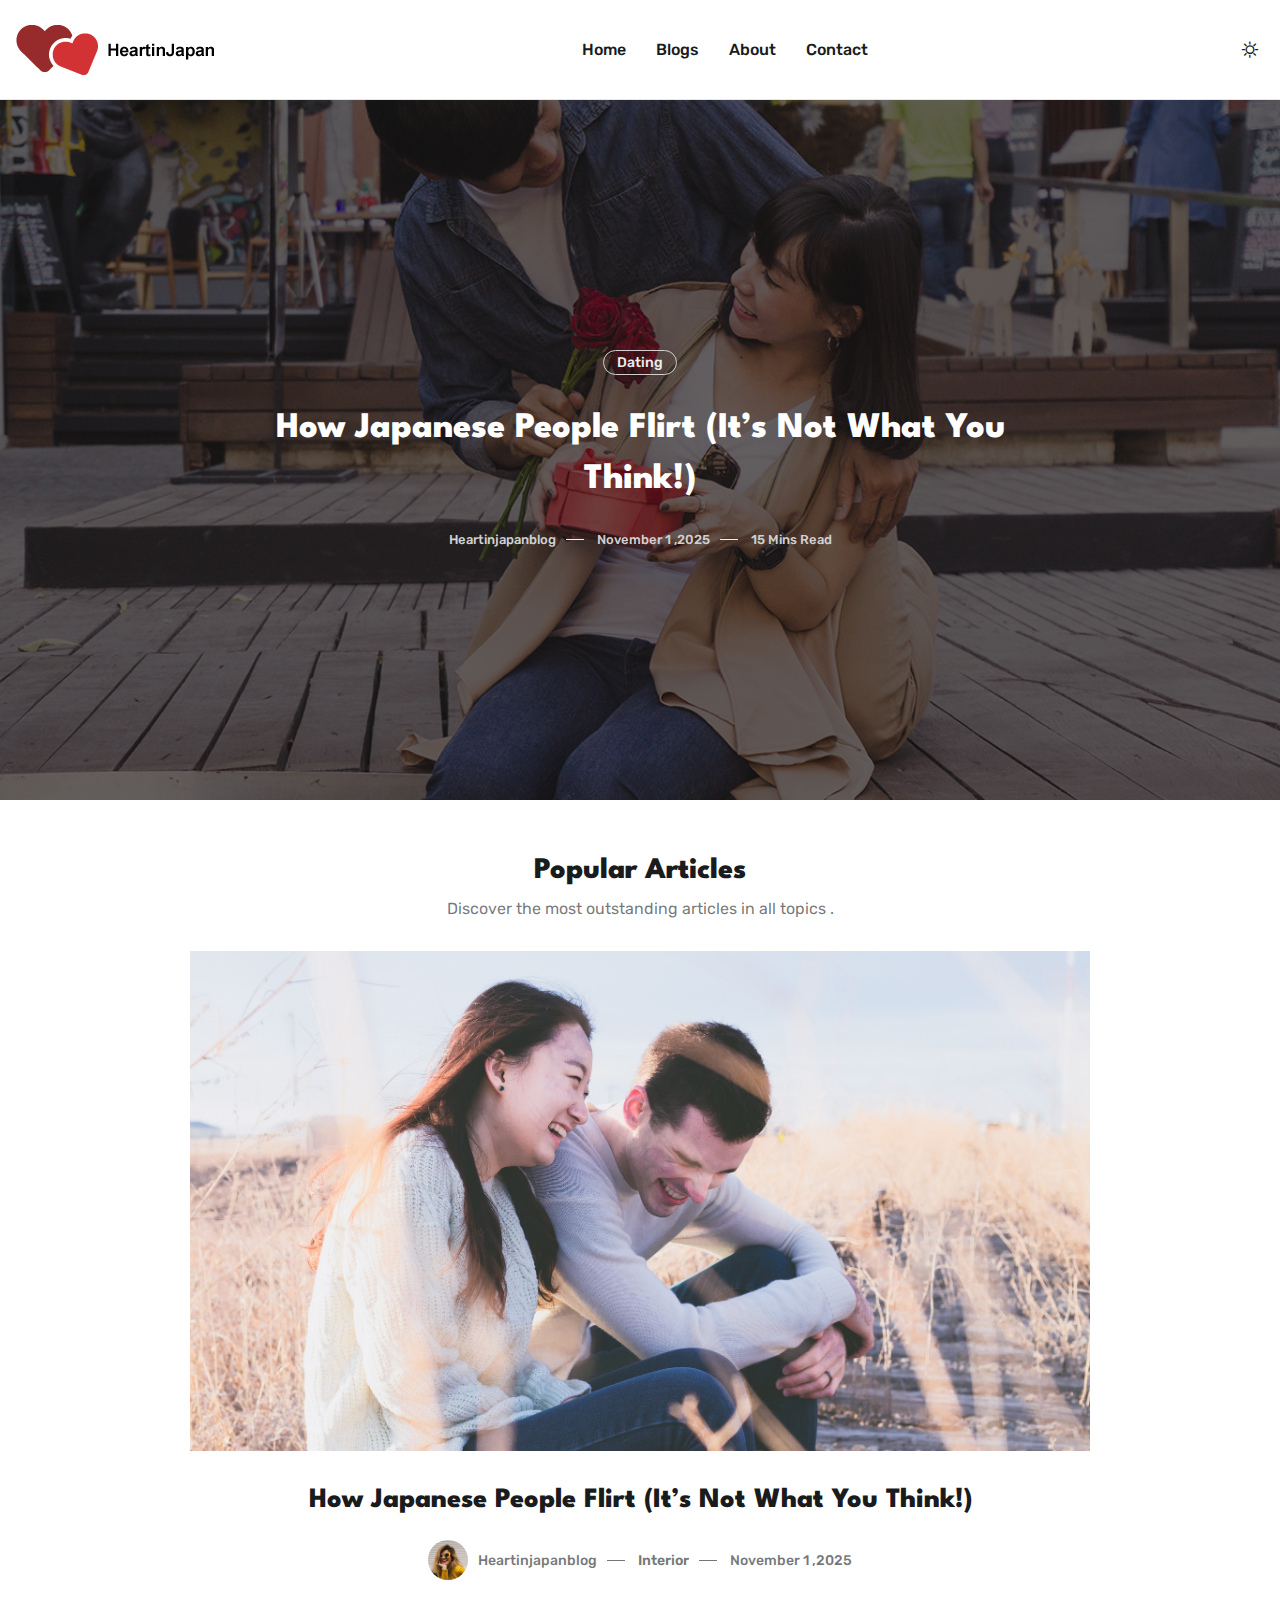
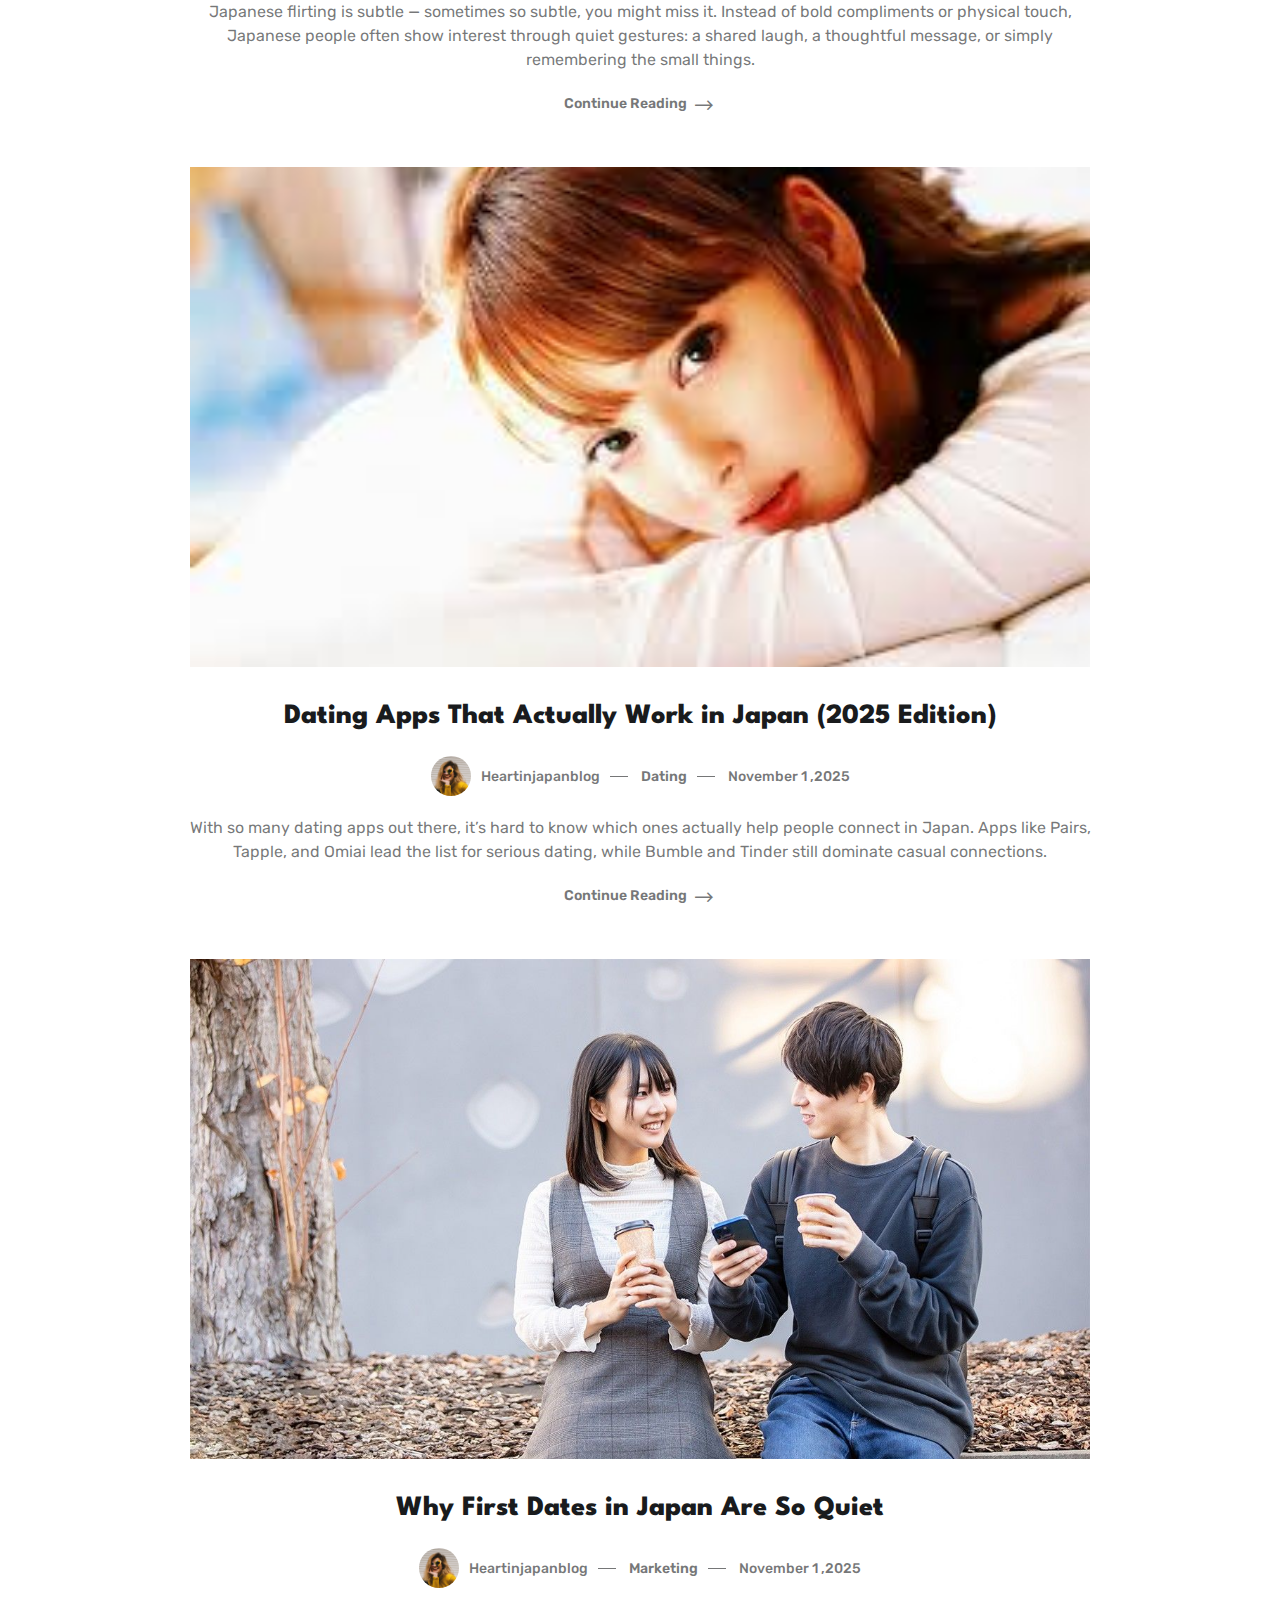
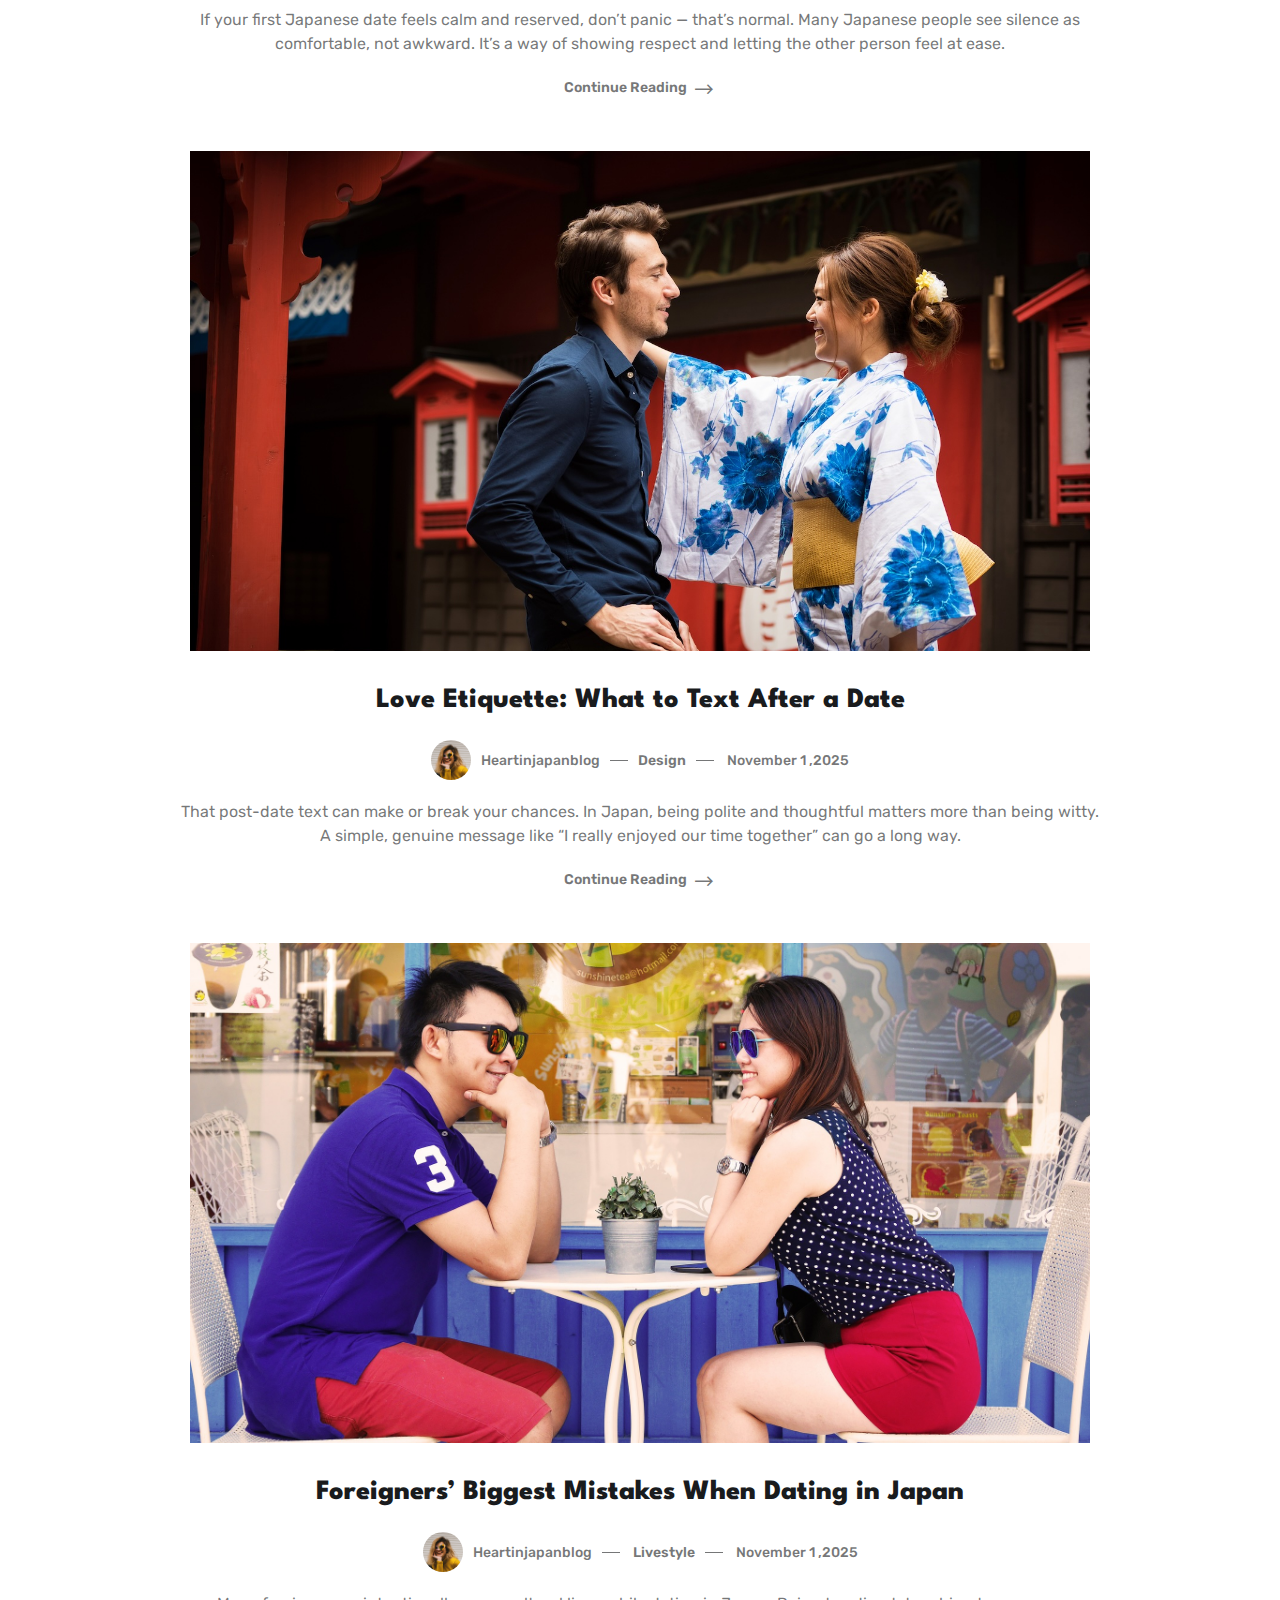
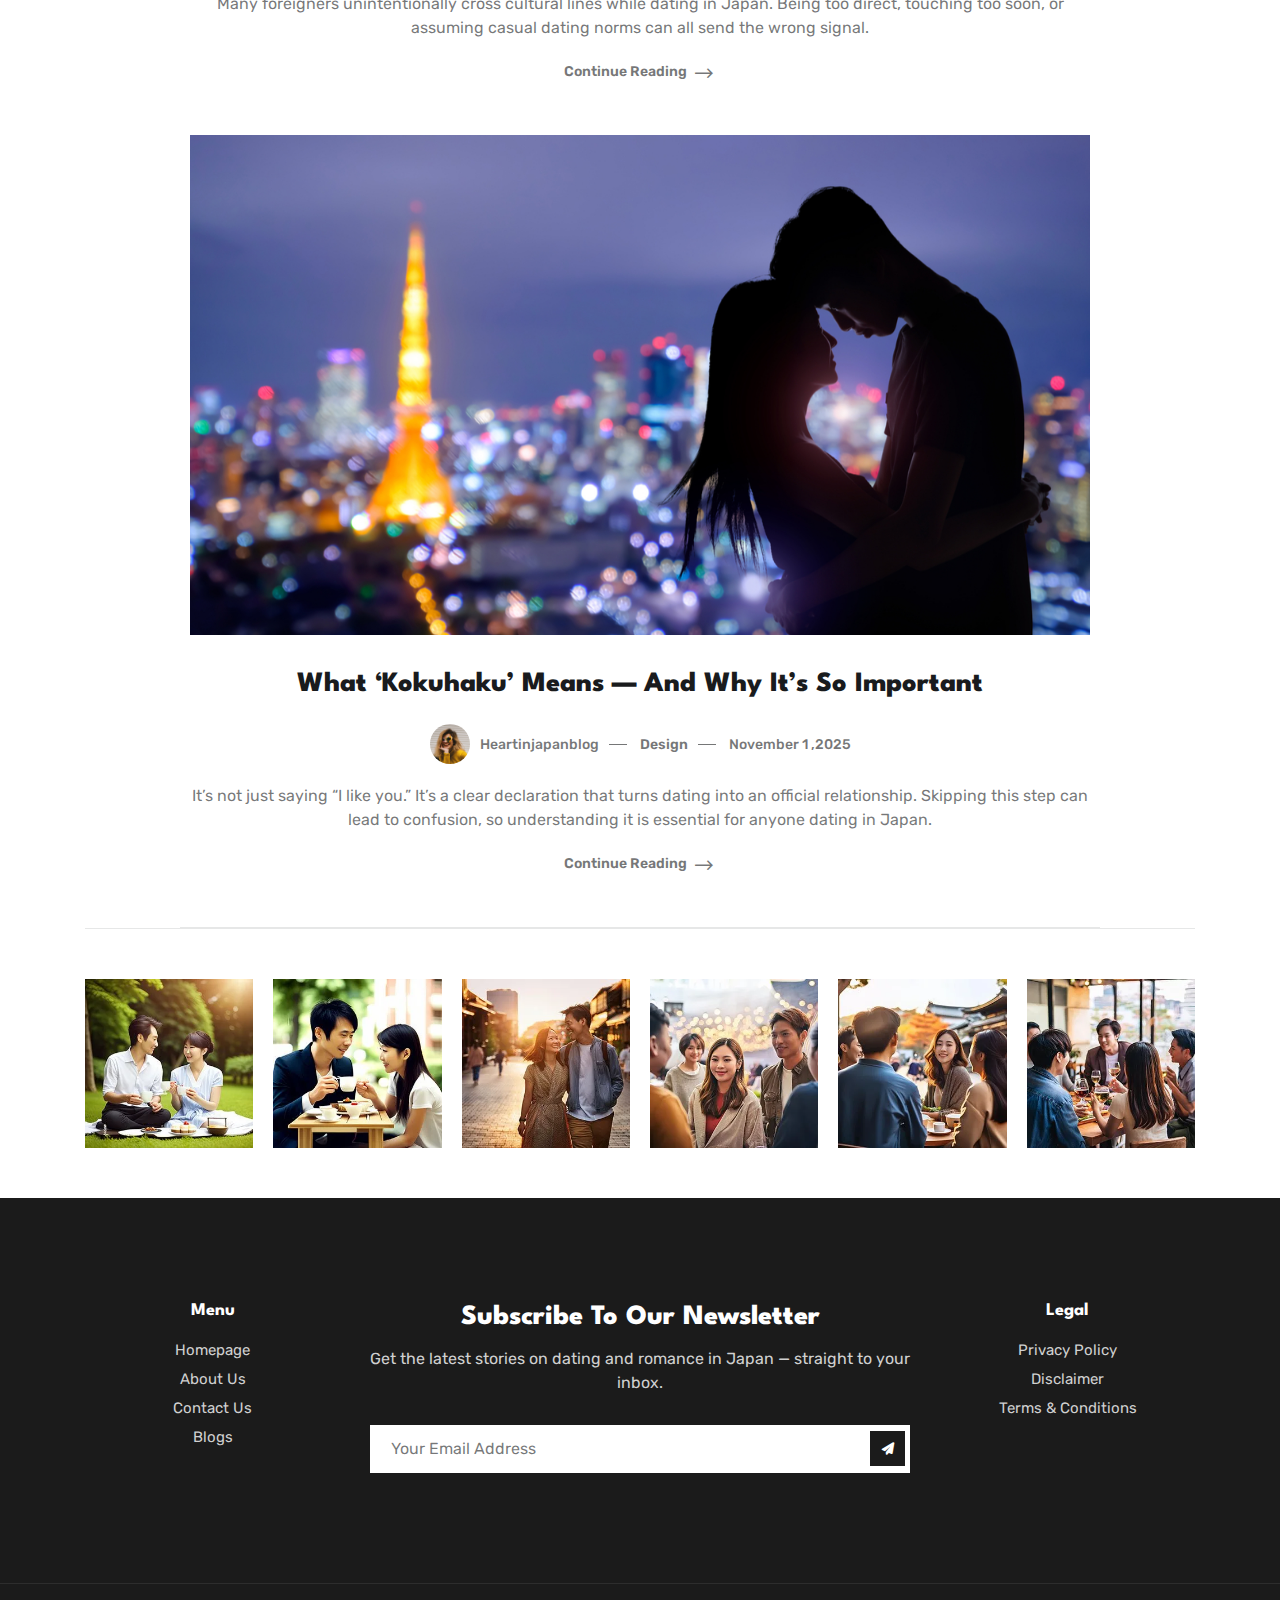
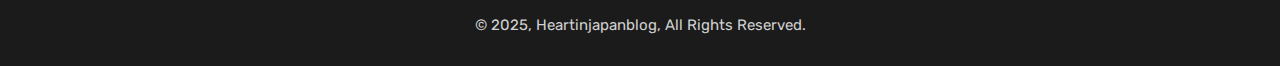
<file: index.html>
<!doctype html>
<html lang="en">

<head>
    <!-- Meta -->
    <meta charset="UTF-8">
    <meta name="viewport" content="width=device-width, initial-scale=1.0">
    <meta http-equiv="X-UA-Compatible" content="ie=edge">

    <!-- favicon -->
    <link rel="icon" sizes="16x16" href="assets/img/favicon.png">

    <!-- Title -->
    <title> Heartinjapanblog - Home </title>

    <!-- CSS Plugins -->
    <link rel="stylesheet" href="assets/css/bootstrap.min.css">
    <link rel="stylesheet" href="assets/css/owl.carousel.css">
    <link rel="stylesheet" href="assets/css/line-awesome.min.css">
    <link rel="stylesheet" href="assets/css/fontawesome.css">

    <!-- main style -->
    <link rel="stylesheet" href="assets/css/style.css">
    <link rel="stylesheet" href="assets/css/custom.css">
</head>

<body>
    <!-- Header-->
    <header class="header navbar-expand-lg fixed-top ">
        <div class="container-wrap2 ">
            <div class="header-area">
                <!--logo-->
                <div class="logo">
                    <a href="index.html">
                        <img src="assets/img/logo/logo-dark.png" alt="" class="logo-dark">
                        <img src="assets/img/logo/logo-white.png" alt="" class="logo-white">
                    </a>
                </div>
                <!--/-->
                <div class="header-navbar">
                    <nav class="navbar">
                        <!--navbar-collapse-->
                        <div class="collapse navbar-collapse" id="main_nav">
                            <ul class="navbar-nav ">
                                <li class="nav-item">
                                    <a class="nav-link " href="index.html"> Home </a>
                                </li>

                                <li class="nav-item">
                                    <a class="nav-link" href="blog.html"> Blogs </a>
                                </li>
                                <li class="nav-item">
                                    <a class="nav-link" href="about.html"> About </a>
                                </li>
                                <li class="nav-item">
                                    <a class="nav-link" href="contact.html"> contact </a>
                                </li>
                            </ul>
                        </div>
                        <!--/-->
                    </nav>
                </div>

                <!--header-right-->
                <div class="header-right ">
                    <!--theme-switch-->
                    <div class="theme-switch-wrapper">
                        <label class="theme-switch" for="checkbox">
                            <input type="checkbox" id="checkbox" />
                            <span class="slider round ">
                                <i class="lar la-sun icon-light"></i>
                                <i class="lar la-moon icon-dark"></i>
                            </span>
                        </label>
                    </div>
                    <!--navbar-toggler-->
                    <button class="navbar-toggler" type="button" data-toggle="collapse" data-target="#main_nav"
                        aria-expanded="false" aria-label="Toggle navigation">
                        <span class="navbar-toggler-icon"></span>
                    </button>
                    <!--/-->
                </div>
            </div>
        </div>
    </header>


    <!-- blog-home8-->
    <section class="blog blog-home8" style="background-image: url('assets/img/blog/36.jpg')">
        <div class="container">
            <div class="row">
                <div class="col-lg-8 m-auto">
                    <div class="blog-inner">
                        <div class="blog-banner">
                            <div class="post-overly">
                                <div class="post-overly-content">
                                    <div class="entry-cat">
                                        <a href="blog.html" class="category-style-2">Dating</a>
                                    </div>
                                    <h2 class="entry-title">
                                        <a href="How-japanese-people-flirt.html">How Japanese People Flirt (It’s Not
                                            What You Think!)</a>
                                    </h2>
                                    <ul class="entry-meta">
                                        <li class="post-author"> <a href="blog.html">Heartinjapanblog</a></li>
                                        <li class="post-date"> <span class="line"></span> November 1 ,2025</li>
                                        <li class="post-timeread"> <span class="line"></span> 15 mins read</li>
                                    </ul>
                                </div>
                            </div>
                        </div>
                    </div>
                </div>
            </div>
        </div>
    </section>


    <!-- Blog Layout-8-->
    <section class="blog-layout-8">
        <div class="container-fluid">
            <div class="row">
                <div class="col-md-10 m-auto">
                    <div class="section-title text-center">
                        <h3>Popular Articles </h3>
                        <p>Discover the most outstanding articles in all topics .</p>
                    </div>
                </div>
            </div>
            <div class="row">
                <div class="col-md-10 m-auto">

                    <!--post 1-->
                    <div class="post-list post-list-style8">
                        <div class="post-list-image">
                            <a href="How-japanese-people-flirt.html">
                                <img src="assets/img/blog/25.jpg" alt="">
                            </a>
                        </div>
                        <div class="post-list-content">
                            <h3 class="entry-title">
                                <a href="How-japanese-people-flirt.html"> How Japanese People Flirt (It’s Not What You
                                    Think!)</a>
                            </h3>
                            <ul class="entry-meta">
                                <li class="post-author-img"><img src="assets/img/author/1.jpg" alt=""></li>
                                <li class="post-author"> <a href="blog.html">Heartinjapanblog</a></li>
                                <li class="entry-cat"> <a href="blog.html" class="category-style-1 "> <span
                                            class="line"></span> interior</a></li>
                                <li class="post-date"> <span class="line"></span> November 1 ,2025</li>
                            </ul>
                            <div class="post-exerpt">
                                <p>Japanese flirting is subtle — sometimes so subtle, you might miss it. Instead of bold
                                    compliments or physical touch, Japanese people often show interest through quiet
                                    gestures: a shared laugh, a thoughtful message, or simply remembering the small
                                    things.
                                </p>
                            </div>
                            <div class="post-btn">
                                <a href="How-japanese-people-flirt.html" class="btn-read-more">Continue Reading <i
                                        class="las la-long-arrow-alt-right"></i></a>
                            </div>
                        </div>
                    </div>

                    <!--post 2-->
                    <div class="post-list post-list-style8">
                        <div class="post-list-image">
                            <a href="Dating-apps-that-actually-work-in-japan.html">
                                <img src="assets/img/blog/33.jpg" alt="">
                            </a>
                        </div>
                        <div class="post-list-content">
                            <h3 class="entry-title">
                                <a href="Dating-apps-that-actually-work-in-japan.html">Dating Apps That Actually Work in
                                    Japan (2025 Edition)</a>
                            </h3>
                            <ul class="entry-meta">
                                <li class="post-author-img"><img src="assets/img/author/1.jpg" alt=""></li>
                                <li class="post-author"> <a href="blog.html">Heartinjapanblog</a></li>
                                <li class="entry-cat"> <a href="blog.html" class="category-style-1 "> <span
                                            class="line"></span> Dating</a></li>
                                <li class="post-date"> <span class="line"></span> November 1 ,2025</li>
                            </ul>
                            <div class="post-exerpt">
                                <p>With so many dating apps out there, it’s hard to know which ones actually help people
                                    connect in Japan. Apps like Pairs, Tapple, and Omiai lead the list for serious
                                    dating, while Bumble and Tinder still dominate casual connections.
                                </p>
                            </div>
                            <div class="post-btn">
                                <a href="Dating-apps-that-actually-work-in-japan.html" class="btn-read-more">Continue
                                    Reading <i class="las la-long-arrow-alt-right"></i></a>
                            </div>
                        </div>
                    </div>

                    <!--post 3-->
                    <div class="post-list post-list-style8">
                        <div class="post-list-image">
                            <a href="Why-first-dates-in-japan-are-so-quiet.html">
                                <img src="assets/img/blog/32.jpg" alt="">
                            </a>
                        </div>
                        <div class="post-list-content">
                            <h3 class="entry-title">
                                <a href="Why-first-dates-in-japan-are-so-quiet.html">Why First Dates in Japan Are So
                                    Quiet</a>
                            </h3>
                            <ul class="entry-meta">
                                <li class="post-author-img"><img src="assets/img/author/1.jpg" alt=""></li>
                                <li class="post-author"> <a href="blog.html">Heartinjapanblog</a></li>
                                <li class="entry-cat"> <a href="blog.html" class="category-style-1 "> <span
                                            class="line"></span> marketing</a></li>
                                <li class="post-date"> <span class="line"></span> November 1 ,2025</li>
                            </ul>
                            <div class="post-exerpt">
                                <p>If your first Japanese date feels calm and reserved, don’t panic — that’s normal.
                                    Many Japanese people see silence as comfortable, not awkward. It’s a way of showing
                                    respect and letting the other person feel at ease.
                                </p>
                            </div>
                            <div class="post-btn">
                                <a href="Why-first-dates-in-japan-are-so-quiet.html" class="btn-read-more">Continue
                                    Reading <i class="las la-long-arrow-alt-right"></i></a>
                            </div>
                        </div>
                    </div>

                    <!--post 4-->
                    <div class="post-list post-list-style8">
                        <div class="post-list-image">
                            <a href="Love-etiquette-what-to-text-after-a-date.html">
                                <img src="assets/img/blog/38.jpg" alt="">
                            </a>
                        </div>
                        <div class="post-list-content">
                            <h3 class="entry-title">
                                <a href="Love-etiquette-what-to-text-after-a-date.html">Love Etiquette: What to Text
                                    After a Date</a>
                            </h3>
                            <ul class="entry-meta">
                                <li class="post-author-img"><img src="assets/img/author/1.jpg" alt=""></li>
                                <li class="post-author"> <a href="blog.html">Heartinjapanblog</a></li>
                                <li class="entry-cat"> <a href="blog.html" class="category-style-1 "> <span
                                            class="line"></span>design</a></li>
                                <li class="post-date"> <span class="line"></span> November 1 ,2025</li>
                            </ul>
                            <div class="post-exerpt">
                                <p>That post-date text can make or break your chances. In Japan, being polite and
                                    thoughtful matters more than being witty. A simple, genuine message like “I really
                                    enjoyed our time together” can go a long way.
                                </p>
                            </div>
                            <div class="post-btn">
                                <a href="Love-etiquette-what-to-text-after-a-date.html" class="btn-read-more">Continue
                                    Reading <i class="las la-long-arrow-alt-right"></i></a>
                            </div>
                        </div>
                    </div>

                    <!--post 5-->
                    <div class="post-list post-list-style8">
                        <div class="post-list-image">
                            <a href="Foreigners-biggest-mistakes.html">
                                <img src="assets/img/blog/18.jpg" alt="">
                            </a>
                        </div>
                        <div class="post-list-content">
                            <h3 class="entry-title">
                                <a href="Foreigners-biggest-mistakes.html">Foreigners’ Biggest Mistakes When Dating in
                                    Japan</a>
                            </h3>
                            <ul class="entry-meta">
                                <li class="post-author-img"><img src="assets/img/author/1.jpg" alt=""></li>
                                <li class="post-author"> <a href="blog.html">Heartinjapanblog</a></li>
                                <li class="entry-cat"> <a href="blog.html" class="category-style-1 "> <span
                                            class="line"></span> livestyle</a></li>
                                <li class="post-date"> <span class="line"></span> November 1 ,2025</li>
                            </ul>
                            <div class="post-exerpt">
                                <p>Many foreigners unintentionally cross cultural lines while dating in Japan. Being too
                                    direct, touching too soon, or assuming casual dating norms can all send the wrong
                                    signal.
                                </p>
                            </div>
                            <div class="post-btn">
                                <a href="Foreigners-biggest-mistakes.html" class="btn-read-more">Continue Reading <i
                                        class="las la-long-arrow-alt-right"></i></a>
                            </div>
                        </div>
                    </div>

                    <!--post 6-->
                    <div class="post-list post-list-style8">
                        <div class="post-list-image">
                            <a href="What-kokuhaku-means.html">
                                <img src="assets/img/blog/19.jpg" alt="">
                            </a>
                        </div>
                        <div class="post-list-content">
                            <h3 class="entry-title">
                                <a href="What-kokuhaku-means.html">What ‘Kokuhaku’ Means — And Why It’s So Important</a>
                            </h3>
                            <ul class="entry-meta">
                                <li class="post-author-img"><img src="assets/img/author/1.jpg" alt=""></li>
                                <li class="post-author"> <a href="blog.html">Heartinjapanblog</a></li>
                                <li class="entry-cat"> <a href="blog.html" class="category-style-1 "> <span
                                            class="line"></span> design</a></li>
                                <li class="post-date"> <span class="line"></span> November 1 ,2025</li>
                            </ul>
                            <div class="post-exerpt">
                                <p>It’s not just saying “I like you.” It’s a clear declaration that turns dating into an
                                    official relationship. Skipping this step can lead to confusion, so understanding it
                                    is essential for anyone dating in Japan.
                                </p>
                            </div>
                            <div class="post-btn">
                                <a href="What-kokuhaku-means.html" class="btn-read-more">Continue Reading <i
                                        class="las la-long-arrow-alt-right"></i></a>
                            </div>
                        </div>
                    </div>

                </div>
            </div>
        </div>
    </section>

    <!--instagram-->
    <div class="instagram">
        <div class="container-fluid">
            <div class="instagram-area">
                <div class="instagram-list">
                    <div class="instagram-item">
                        <a href="#">
                            <img src="assets/img/instagram/1.jpg" alt="">
                            <div class="icon">

                            </div>
                        </a>
                    </div>

                    <div class="instagram-item">
                        <a href="#">
                            <img src="assets/img/instagram/2.jpg" alt="">
                            <div class="icon">

                            </div>
                        </a>
                    </div>
                    <div class="instagram-item">
                        <a href="#">
                            <img src="assets/img/instagram/3.jpg" alt="">
                            <div class="icon">

                            </div>
                        </a>
                    </div>
                    <div class="instagram-item">
                        <a href="#">
                            <img src="assets/img/instagram/4.jpg" alt="">
                            <div class="icon">

                            </div>
                        </a>
                    </div>
                    <div class="instagram-item">
                        <a href="#">
                            <img src="assets/img/instagram/5.jpg" alt="">
                            <div class="icon">

                            </div>
                        </a>
                    </div>
                    <div class="instagram-item">
                        <a href="#">
                            <img src="assets/img/instagram/6.jpg" alt="">
                            <div class="icon">

                            </div>
                        </a>
                    </div>
                </div>
            </div>
        </div>
    </div>


    <!--footer-->
    <div class="footer">
        <div class="footer-area">
            <div class="footer-area-content">
                <div class="container-fluid">
                    <div class="row ">
                        <div class="col-md-3">
                            <div class="menu">
                                <h6>Menu</h6>
                                <ul>
                                    <li><a href="index.html">Homepage</a></li>
                                    <li><a href="about.html">about us</a></li>
                                    <li><a href="contact.html">contact us</a></li>
                                    <li><a href="blog.html">Blogs</a></li>
                                </ul>
                            </div>
                        </div>
                        <div class="col-md-6">
                            <div class="newslettre">
                                <div class="newslettre-info">
                                    <h3>Subscribe To Our
                                        Newsletter</h3>
                                    <p>Get the latest stories on dating and romance in Japan — straight to your inbox.
                                    </p>
                                </div>

                                <form action="subscribe.php" method="post" class="newslettre-form">
                                    <div class="form-flex">
                                        <div class="form-group">
                                            <input type="email" class="form-control" name="email"
                                                placeholder="Your Email Address" required>
                                        </div>
                                        <button class="submit-btn" type="submit">
                                            <i class="fas fa-paper-plane"></i>
                                        </button>
                                    </div>
                                </form>

                                <!-- Message area -->
                                <div id="subscribe-message" style="margin-top:10px; font-weight:500;"></div>
                            </div>
                        </div>
                        <div class="col-md-3">
                            <div class="menu">
                                <h6>Legal</h6>
                                <ul>
                                    <li><a href="privacy.html">Privacy Policy</a></li>
                                    <li><a href="disclaimer.html">Disclaimer</a></li>
                                    <li><a href="terms.html">Terms & Conditions</a></li>
                                </ul>
                            </div>
                        </div>
                    </div>
                </div>
            </div>

            <div class="footer-area-copyright">
                <div class="container-fluid">
                    <div class="row">
                        <div class="col-lg-12">
                            <div class="copyright">
                                <p>© 2025, Heartinjapanblog, All Rights Reserved.</p>
                            </div>
                        </div>
                    </div>
                </div>
            </div>
        </div>
    </div>

    <!--Back-to-top-->
    <div class="back">
        <a href="#" class="back-top">
            <i class="las la-long-arrow-alt-up"></i>
        </a>
    </div>


    <!--Search-form-->
    <div class="search">
        <div class="container-fluid">
            <div class="row">
                <div class="col-lg-7 col-md-10 m-auto">
                    <div class="search-width">
                        <button type="button" class="close">
                            <i class="far fa-times"></i>
                        </button>
                        <form class="search-form" action="search.html">
                            <input type="search" value="" placeholder="What are you looking for?">
                            <button type="submit" class="search-btn"> search</button>
                        </form>
                    </div>
                </div>
            </div>
        </div>
    </div>

    <!-- jQuery first, then Popper.js, then Bootstrap JS -->
    <script>
        document.addEventListener("DOMContentLoaded", function () {
            const form = document.querySelector('.newslettre-form');
            const messageBox = document.getElementById('subscribe-message');

            if (!form) return;

            form.addEventListener('submit', function (e) {
                e.preventDefault(); // Prevent reload

                const formData = new FormData(form);

                fetch('subscribe.php', {
                    method: 'POST',
                    body: formData
                })
                    .then(res => res.json())
                    .then(data => {
                        // Set color and message
                        messageBox.textContent = data.message;
                        messageBox.style.color = data.status === 'success' ? 'green' : 'red';
                        messageBox.style.opacity = '1';

                        // Reset form if success
                        if (data.status === 'success') form.reset();

                        // Hide message after 3 seconds with fade
                        setTimeout(() => {
                            messageBox.style.transition = 'opacity 0.5s';
                            messageBox.style.opacity = '0';
                        }, 3000);
                    })
                    .catch(() => {
                        messageBox.textContent = 'Something went wrong. Please try again later.';
                        messageBox.style.color = 'red';
                        messageBox.style.opacity = '1';
                        setTimeout(() => {
                            messageBox.style.transition = 'opacity 0.5s';
                            messageBox.style.opacity = '0';
                        }, 3000);
                    });
            });
        });
    </script>
    <script src="assets/js/jquery.min.js"></script>
    <script src="assets/js/popper.min.js"></script>
    <script src="assets/js/bootstrap.min.js"></script>

    <!-- JS Plugins  -->
    <script src="assets/js/theia-sticky-sidebar.js"></script>
    <script src="assets/js/ajax-contact.js"></script>
    <script src="assets/js/owl.carousel.min.js"></script>
    <script src="assets/js/switch.js"></script>
    <script src="assets/js/jquery.marquee.js"></script>

    <!-- JS main  -->
    <script src="assets/js/main.js"></script>

</body>

</html>
</file>
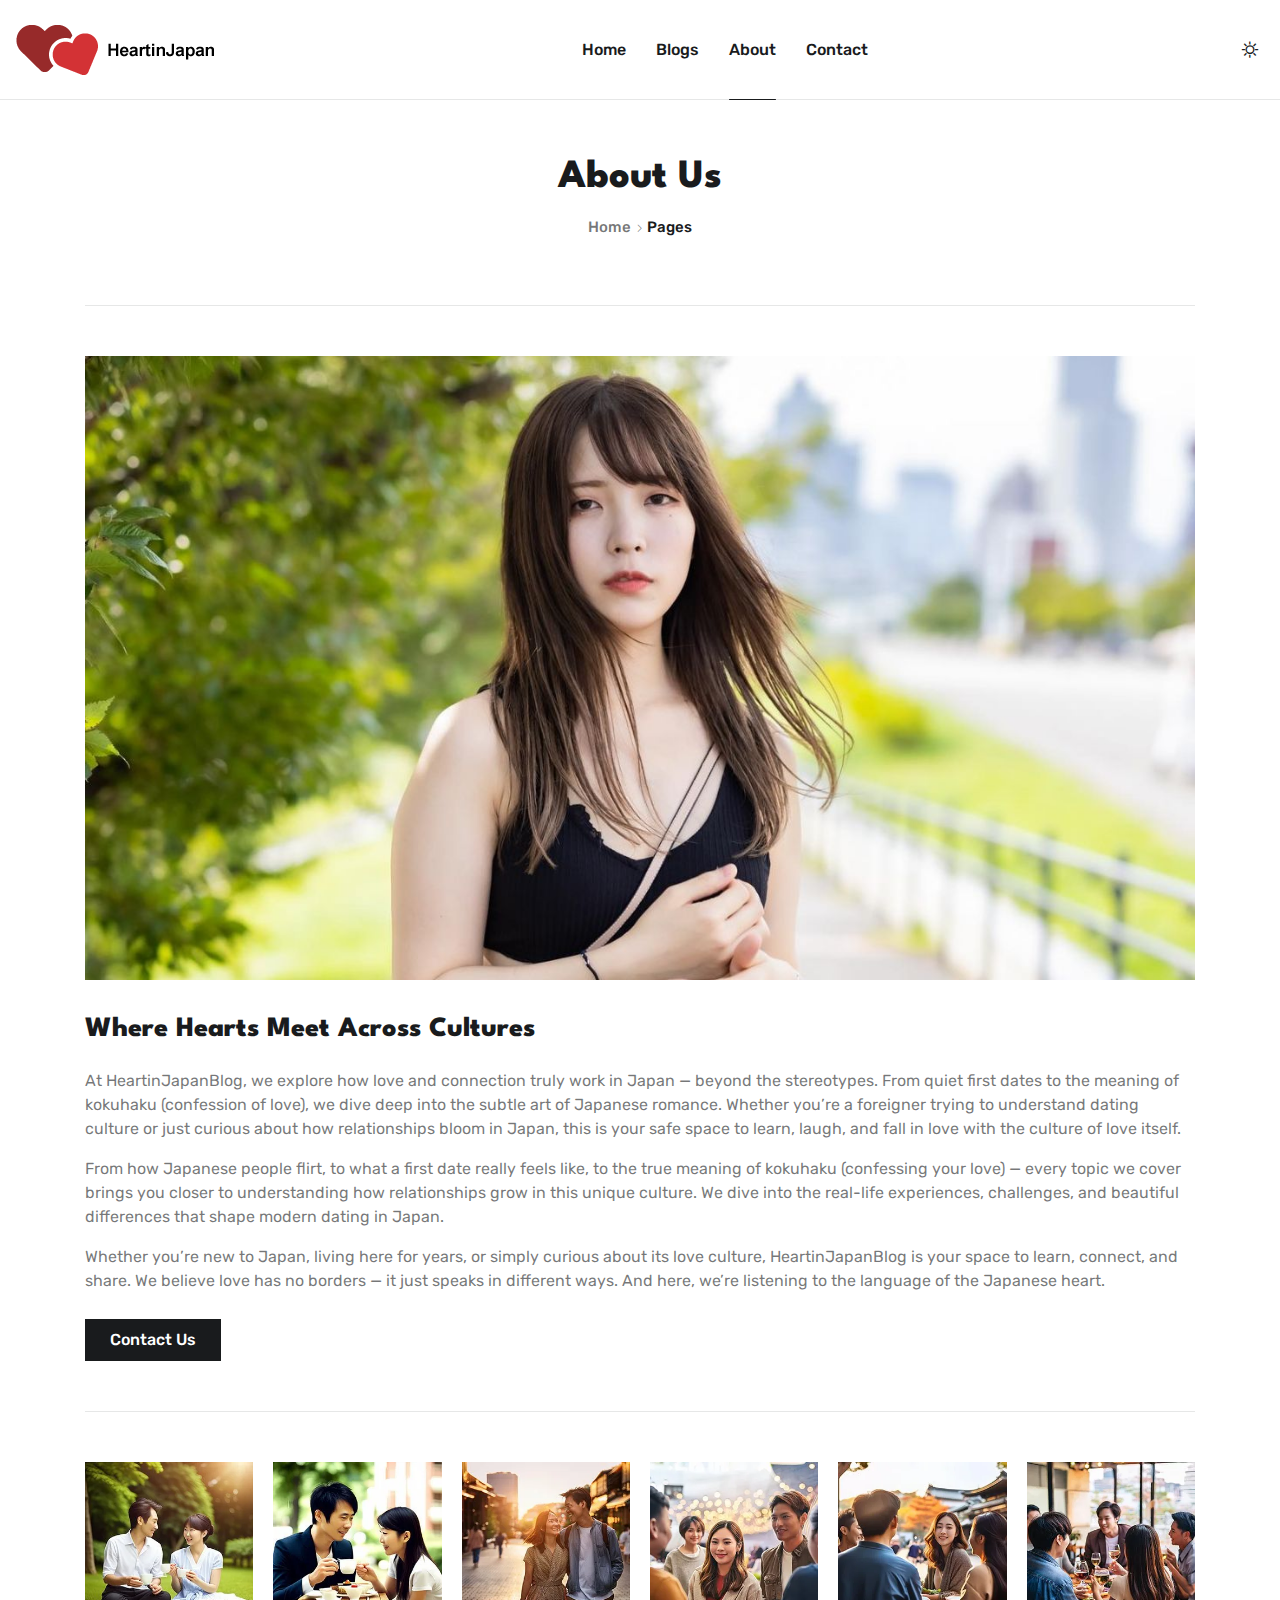
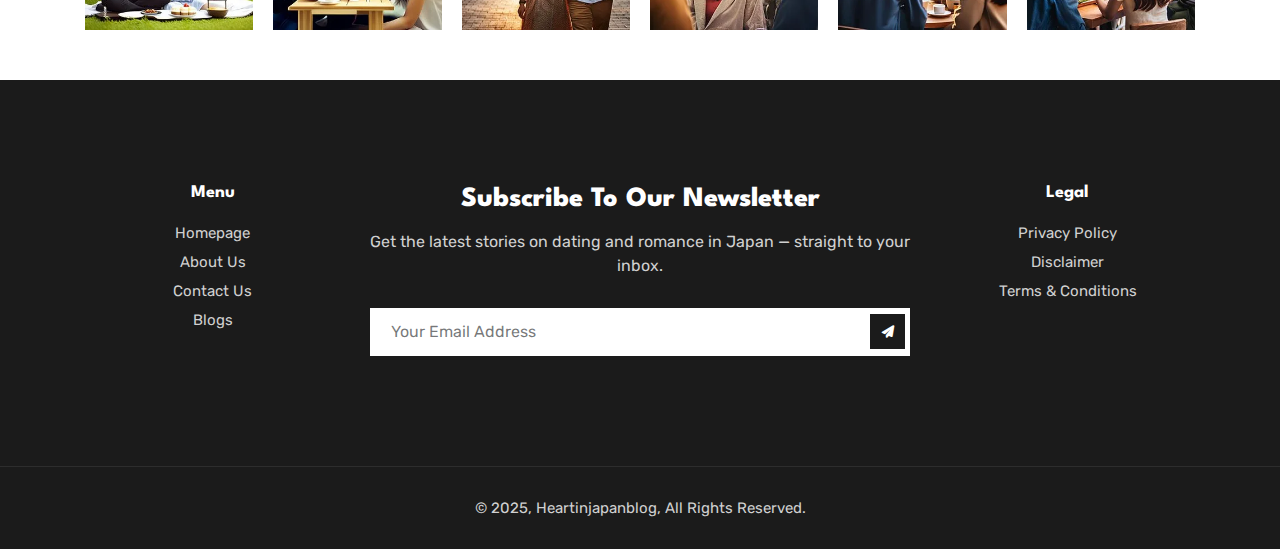
<file: about.html>
<!doctype html>
<html lang="en">

<head>
    <!-- Meta -->
    <meta charset="UTF-8">
    <meta name="viewport" content="width=device-width, initial-scale=1.0">
    <meta http-equiv="X-UA-Compatible" content="ie=edge">

    <!-- favicon -->
    <link rel="icon" sizes="16x16" href="assets/img/favicon.png">

    <!-- Title -->
    <title> Heartinjapanblog - About </title>

    <!-- CSS Plugins -->
    <link rel="stylesheet" href="assets/css/bootstrap.min.css">
    <link rel="stylesheet" href="assets/css/owl.carousel.css">
    <link rel="stylesheet" href="assets/css/line-awesome.min.css">
    <link rel="stylesheet" href="assets/css/fontawesome.css">

    <!-- main style -->
    <link rel="stylesheet" href="assets/css/style.css">
    <link rel="stylesheet" href="assets/css/custom.css">
</head>

<body>

    <!-- Header-->
    <header class="header navbar-expand-lg fixed-top ">
        <div class="container-wrap2 ">
            <div class="header-area">
                <!--logo-->
                <div class="logo">
                    <a href="index.html">
                        <img src="assets/img/logo/logo-dark.png" alt="" class="logo-dark">
                        <img src="assets/img/logo/logo-white.png" alt="" class="logo-white">
                    </a>
                </div>
                <!--/-->
                <div class="header-navbar">
                    <nav class="navbar">
                        <!--navbar-collapse-->
                        <div class="collapse navbar-collapse" id="main_nav">
                            <ul class="navbar-nav ">
                                <li class="nav-item">
                                    <a class="nav-link " href="index.html"> Home </a>
                                </li>

                                <li class="nav-item">
                                    <a class="nav-link" href="blog.html"> Blogs </a>
                                </li>
                                <li class="nav-item">
                                    <a class="nav-link active" href="about.html"> About </a>
                                </li>
                                <li class="nav-item">
                                    <a class="nav-link" href="contact.html"> contact </a>
                                </li>
                            </ul>
                        </div>
                        <!--/-->
                    </nav>
                </div>

                <!--header-right-->
                <div class="header-right ">
                    <!--theme-switch-->
                    <div class="theme-switch-wrapper">
                        <label class="theme-switch" for="checkbox">
                            <input type="checkbox" id="checkbox" />
                            <span class="slider round ">
                                <i class="lar la-sun icon-light"></i>
                                <i class="lar la-moon icon-dark"></i>
                            </span>
                        </label>
                    </div>
                    <!--navbar-toggler-->
                    <button class="navbar-toggler" type="button" data-toggle="collapse" data-target="#main_nav"
                        aria-expanded="false" aria-label="Toggle navigation">
                        <span class="navbar-toggler-icon"></span>
                    </button>
                    <!--/-->
                </div>
            </div>
        </div>
    </header>


    <!--section-heading-->
    <div class="section-heading ">
        <div class="container-fluid">
            <div class="section-heading-2">
                <div class="row">
                    <div class="col-lg-12">
                        <div class="section-heading-2-title">
                            <h1>About us</h1>
                            <p class="links"><a href="index.html">Home <i class="las la-angle-right"></i></a> pages</p>
                        </div>
                    </div>
                </div>
            </div>
        </div>
    </div>

    <!--about-us-->
    <section class="about-us">
        <div class="container-fluid">
            <div class="about-us-area">
                <div class="row ">
                    <div class="col-lg-12 ">
                        <div class="image">
                            <img src="assets/img/other/about-1.jpg" alt="">
                        </div>

                        <div class="description">
                            <h3>Where Hearts Meet Across Cultures</h3>
                            <p>At HeartinJapanBlog, we explore how love and connection truly work in Japan — beyond the
                                stereotypes. From quiet first dates to the meaning of kokuhaku (confession of love), we
                                dive deep into the subtle art of Japanese romance. Whether you’re a foreigner trying to
                                understand dating culture or just curious about how relationships bloom in Japan, this
                                is your safe space to learn, laugh, and fall in love with the culture of love itself.
                            </p>
                            <p>
                                From how Japanese people flirt, to what a first date really feels like, to the true
                                meaning of kokuhaku (confessing your love) — every topic we cover brings you closer to
                                understanding how relationships grow in this unique culture. We dive into the real-life
                                experiences, challenges, and beautiful differences that shape modern dating in Japan.
                            </p>
                            <p>Whether you’re new to Japan, living here for years, or simply curious about its love
                                culture, HeartinJapanBlog is your space to learn, connect, and share. We believe love
                                has no borders — it just speaks in different ways. And here, we’re listening to the
                                language of the Japanese heart.
                            </p>

                            <a href="contact.html" class="btn-custom">Contact us</a>
                        </div>
                    </div>
                </div>
            </div>
        </div>
    </section>



    <!--instagram-->
    <div class="instagram">
        <div class="container-fluid">
            <div class="instagram-area">
                <div class="instagram-list">
                    <div class="instagram-item">
                        <a href="#">
                            <img src="assets/img/instagram/1.jpg" alt="">
                            <div class="icon">
                                <i class="lab la-instagram"></i>
                            </div>
                        </a>
                    </div>
                    <div class="instagram-item">
                        <a href="#">
                            <img src="assets/img/instagram/2.jpg" alt="">
                            <div class="icon">
                                <i class="lab la-instagram"></i>
                            </div>
                        </a>
                    </div>
                    <div class="instagram-item">
                        <a href="#">
                            <img src="assets/img/instagram/3.jpg" alt="">
                            <div class="icon">
                                <i class="lab la-instagram"></i>
                            </div>
                        </a>
                    </div>
                    <div class="instagram-item">
                        <a href="#">
                            <img src="assets/img/instagram/4.jpg" alt="">
                            <div class="icon">
                                <i class="lab la-instagram"></i>
                            </div>
                        </a>
                    </div>
                    <div class="instagram-item">
                        <a href="#">
                            <img src="assets/img/instagram/5.jpg" alt="">
                            <div class="icon">
                                <i class="lab la-instagram"></i>
                            </div>
                        </a>
                    </div>
                    <div class="instagram-item">
                        <a href="#">
                            <img src="assets/img/instagram/6.jpg" alt="">
                            <div class="icon">
                                <i class="lab la-instagram"></i>
                            </div>
                        </a>
                    </div>
                </div>
            </div>
        </div>
    </div>


    <!--footer-->
    <div class="footer">
        <div class="footer-area">
            <div class="footer-area-content">
                <div class="container-fluid">
                    <div class="row ">
                        <div class="col-md-3">
                            <div class="menu">
                                <h6>Menu</h6>
                                <ul>
                                    <li><a href="index.html">Homepage</a></li>
                                    <li><a href="about.html">about us</a></li>
                                    <li><a href="contact.html">contact us</a></li>
                                    <li><a href="blog.html">Blogs</a></li>
                                </ul>
                            </div>
                        </div>
                        <div class="col-md-6">
                            <div class="newslettre">
                                <div class="newslettre-info">
                                    <h3>Subscribe To Our
                                        Newsletter</h3>
                                    <p>Get the latest stories on dating and romance in Japan — straight to your inbox.
                                    </p>
                                </div>

                                <form action="subscribe.php" method="post" class="newslettre-form">
                                    <div class="form-flex">
                                        <div class="form-group">
                                            <input type="email" class="form-control" name="email"
                                                placeholder="Your Email Address" required>
                                        </div>
                                        <button class="submit-btn" type="submit">
                                            <i class="fas fa-paper-plane"></i>
                                        </button>
                                    </div>
                                </form>

                                <!-- Message area -->
                                <div id="subscribe-message" style="margin-top:10px; font-weight:500;"></div>
                            </div>
                        </div>
                        <div class="col-md-3">
                            <div class="menu">
                                <h6>Legal</h6>
                                <ul>
                                    <li><a href="privacy.html">Privacy Policy</a></li>
                                    <li><a href="disclaimer.html">Disclaimer</a></li>
                                    <li><a href="terms.html">Terms & Conditions</a></li>
                                </ul>
                            </div>
                        </div>
                    </div>
                </div>
            </div>

            <div class="footer-area-copyright">
                <div class="container-fluid">
                    <div class="row">
                        <div class="col-lg-12">
                            <div class="copyright">
                                <p>© 2025, Heartinjapanblog, All Rights Reserved.</p>
                            </div>
                        </div>
                    </div>
                </div>
            </div>
        </div>
    </div>



    <!--Search-form-->
    <div class="search">
        <div class="container-fluid">
            <div class="row">
                <div class="col-lg-7 col-md-10 m-auto">
                    <div class="search-width">
                        <button type="button" class="close">
                            <i class="far fa-times"></i>
                        </button>
                        <form class="search-form" action="search.html">
                            <input type="search" value="" placeholder="What are you looking for?">
                            <button type="submit" class="search-btn"> search</button>
                        </form>
                    </div>
                </div>
            </div>
        </div>
    </div>



    <!-- jQuery first, then Popper.js, then Bootstrap JS -->
    <script>
        document.addEventListener("DOMContentLoaded", function () {
            const form = document.querySelector('.newslettre-form');
            const messageBox = document.getElementById('subscribe-message');

            if (!form) return;

            form.addEventListener('submit', function (e) {
                e.preventDefault(); // Prevent reload

                const formData = new FormData(form);

                fetch('subscribe.php', {
                    method: 'POST',
                    body: formData
                })
                    .then(res => res.json())
                    .then(data => {
                        // Set color and message
                        messageBox.textContent = data.message;
                        messageBox.style.color = data.status === 'success' ? 'green' : 'red';
                        messageBox.style.opacity = '1';

                        // Reset form if success
                        if (data.status === 'success') form.reset();

                        // Hide message after 3 seconds with fade
                        setTimeout(() => {
                            messageBox.style.transition = 'opacity 0.5s';
                            messageBox.style.opacity = '0';
                        }, 3000);
                    })
                    .catch(() => {
                        messageBox.textContent = 'Something went wrong. Please try again later.';
                        messageBox.style.color = 'red';
                        messageBox.style.opacity = '1';
                        setTimeout(() => {
                            messageBox.style.transition = 'opacity 0.5s';
                            messageBox.style.opacity = '0';
                        }, 3000);
                    });
            });
        });
    </script>
    <script src="assets/js/jquery.min.js"></script>
    <script src="assets/js/popper.min.js"></script>
    <script src="assets/js/bootstrap.min.js"></script>


    <!-- JS Plugins  -->
    <script src="assets/js/theia-sticky-sidebar.js"></script>
    <script src="assets/js/ajax-contact.js"></script>
    <script src="assets/js/owl.carousel.min.js"></script>
    <script src="assets/js/switch.js"></script>
    <script src="assets/js/jquery.marquee.js"></script>


    <!-- JS main  -->
    <script src="assets/js/main.js"></script>


</body>

</html>
</file>
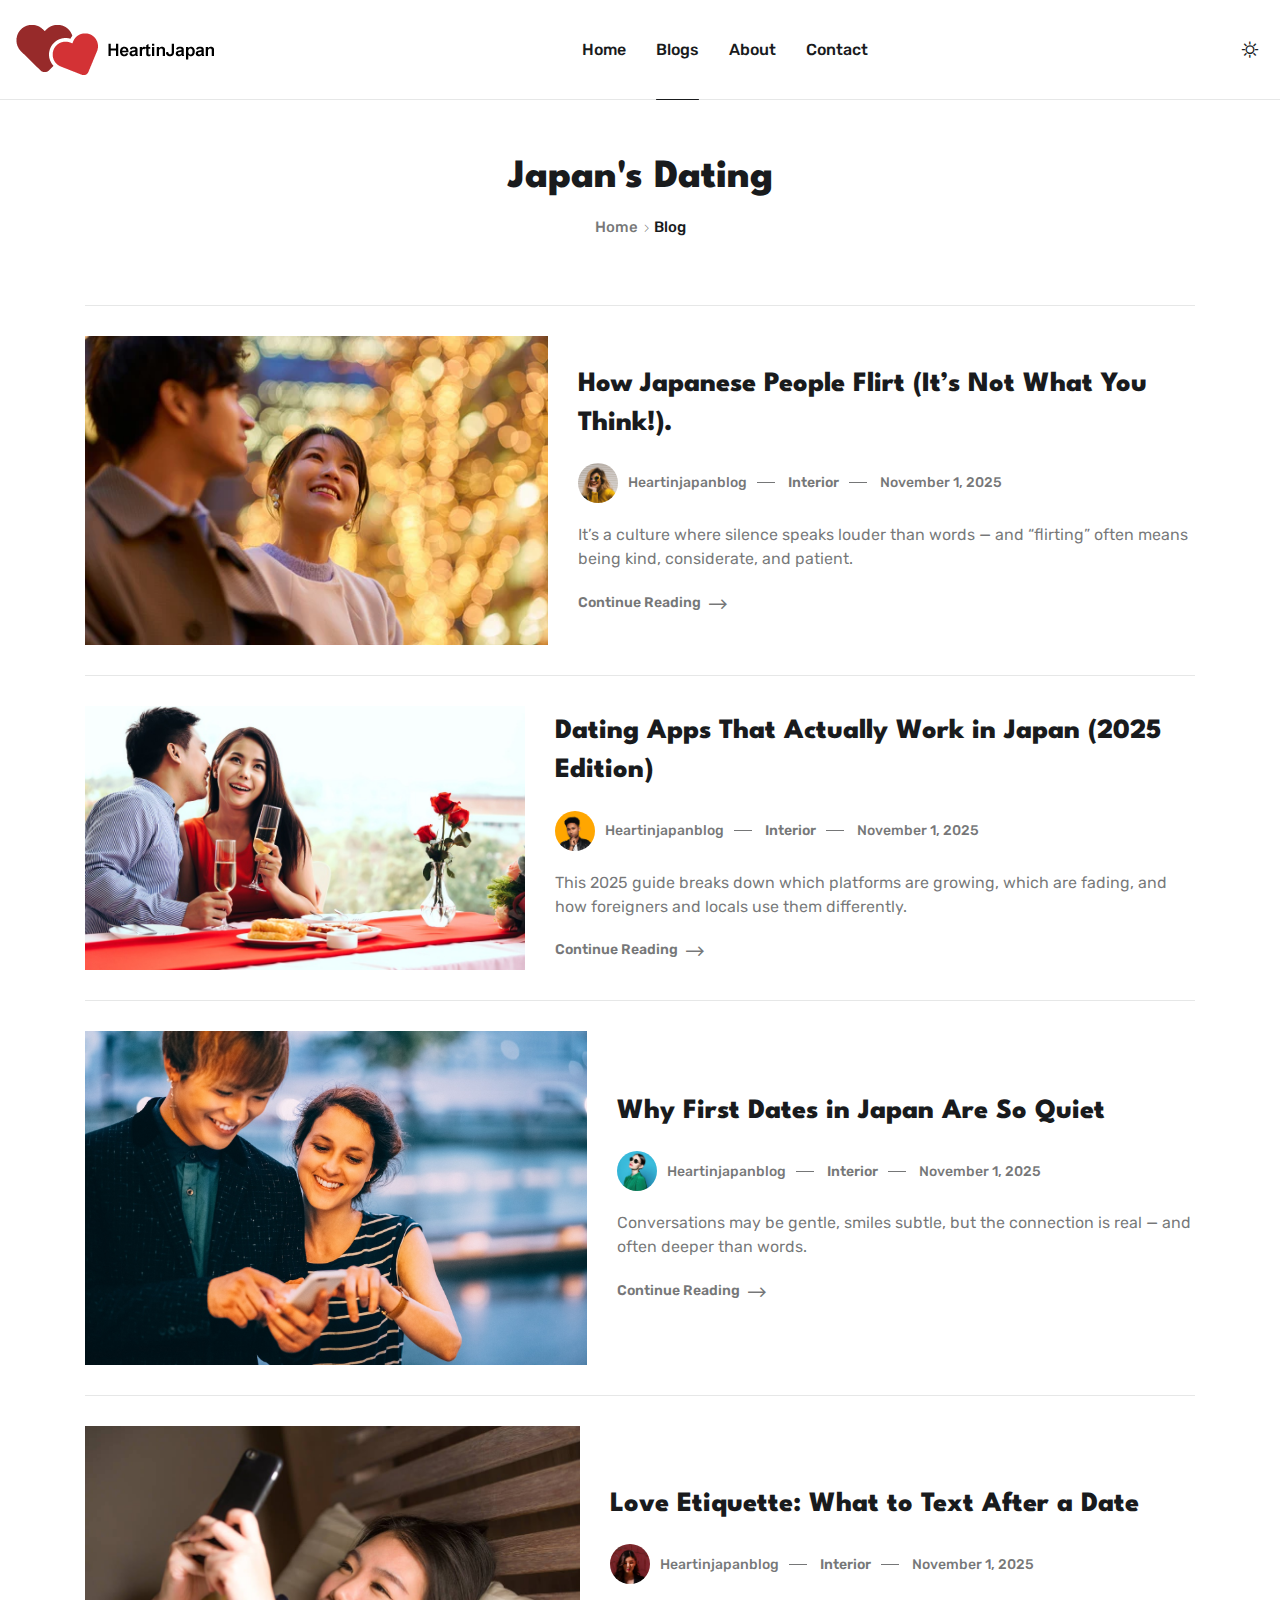
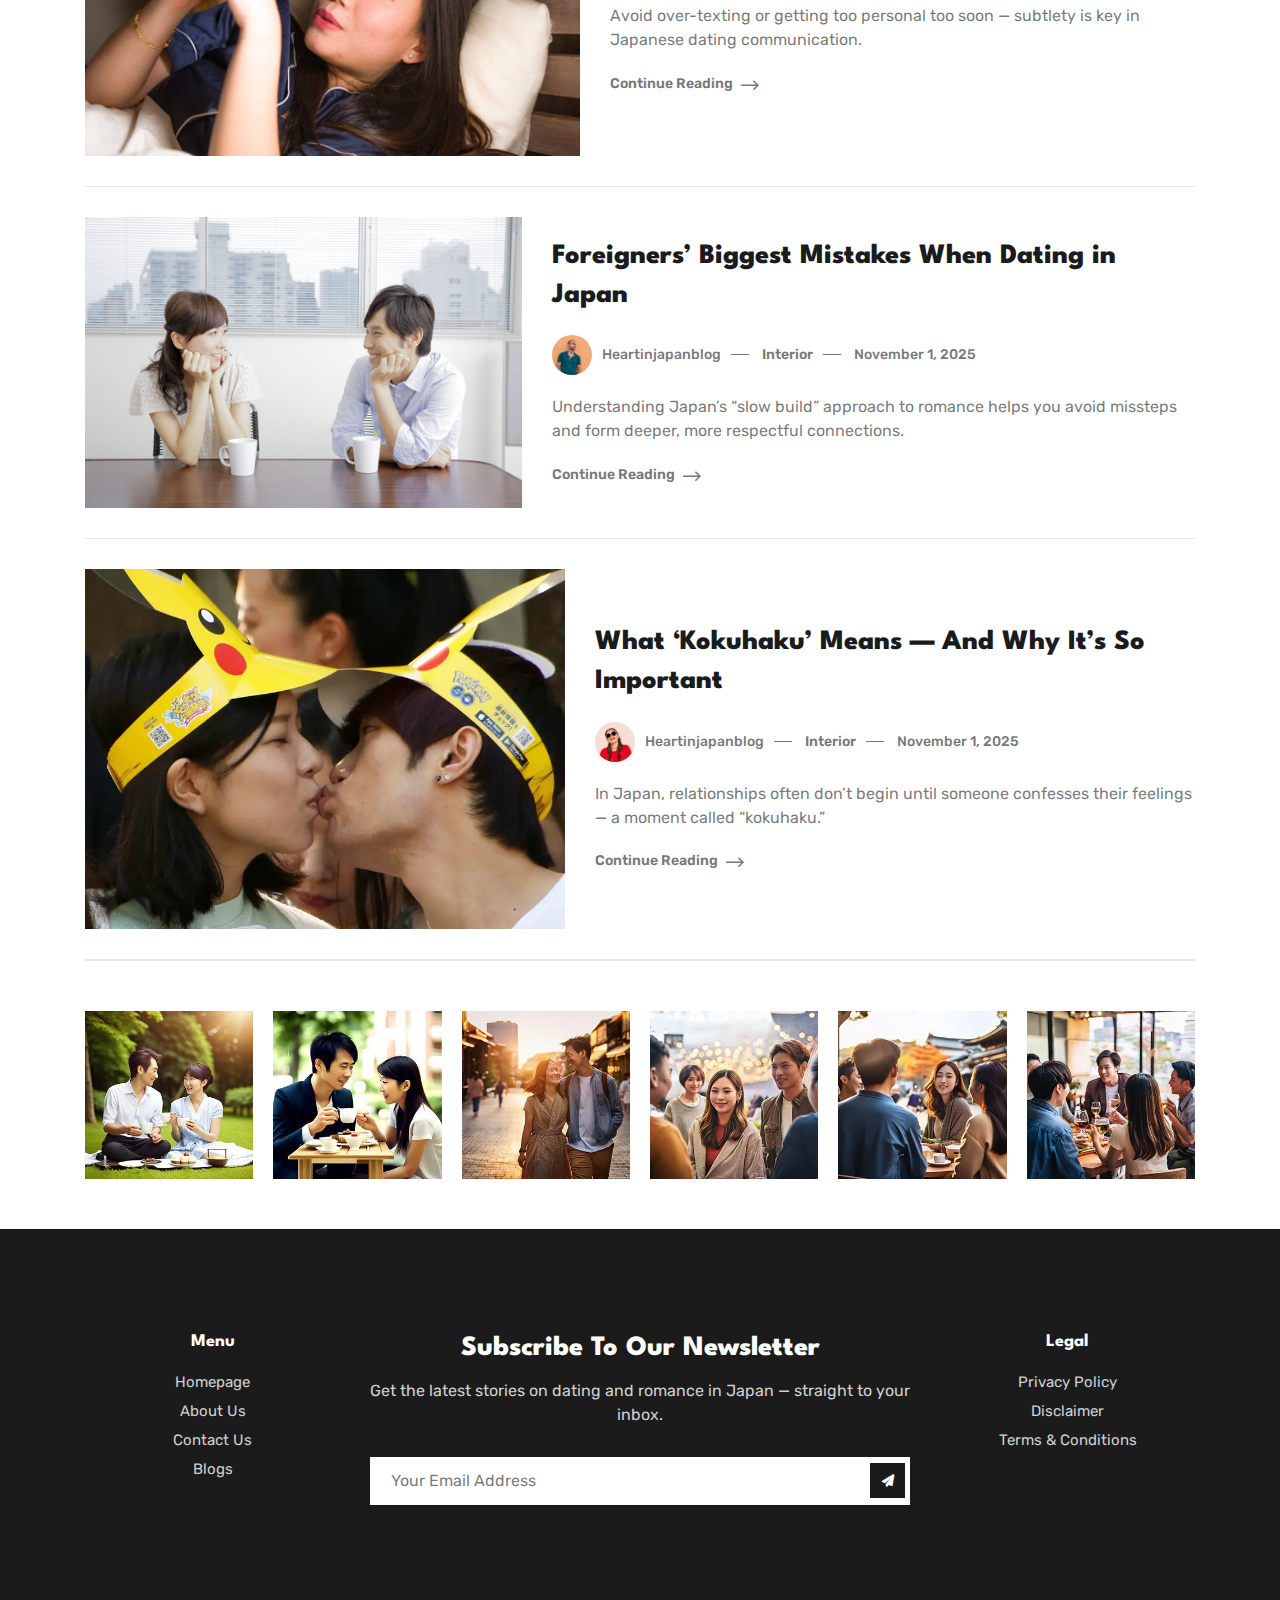
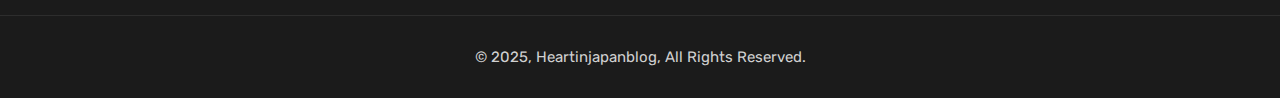
<file: blog.html>
<!doctype html>
<html lang="en">

<head>
    <!-- Meta -->
    <meta charset="UTF-8">
    <meta name="viewport" content="width=device-width, initial-scale=1.0">
    <meta http-equiv="X-UA-Compatible" content="ie=edge">

    <!-- favicon -->
    <link rel="icon" sizes="16x16" href="assets/img/favicon.png">

    <!-- Title -->
    <title> Heartinjapanblog - Blogs </title>

    <!-- CSS Plugins -->
    <link rel="stylesheet" href="assets/css/bootstrap.min.css">
    <link rel="stylesheet" href="assets/css/owl.carousel.css">
    <link rel="stylesheet" href="assets/css/line-awesome.min.css">
    <link rel="stylesheet" href="assets/css/fontawesome.css">

    <!-- main style -->
    <link rel="stylesheet" href="assets/css/style.css">
    <link rel="stylesheet" href="assets/css/custom.css">
</head>

<body>
    <!-- Header-->
    <header class="header navbar-expand-lg fixed-top ">
        <div class="container-wrap2 ">
            <div class="header-area">
                <!--logo-->
                <div class="logo">
                    <a href="index.html">
                        <img src="assets/img/logo/logo-dark.png" alt="" class="logo-dark">
                        <img src="assets/img/logo/logo-white.png" alt="" class="logo-white">
                    </a>
                </div>
                <!--/-->
                <div class="header-navbar">
                    <nav class="navbar">
                        <!--navbar-collapse-->
                        <div class="collapse navbar-collapse" id="main_nav">
                            <ul class="navbar-nav ">
                                <li class="nav-item">
                                    <a class="nav-link " href="index.html"> Home </a>
                                </li>

                                <li class="nav-item">
                                    <a class="nav-link active" href="blog.html"> Blogs </a>
                                </li>
                                <li class="nav-item">
                                    <a class="nav-link" href="about.html"> About </a>
                                </li>
                                <li class="nav-item">
                                    <a class="nav-link" href="contact.html"> contact </a>
                                </li>
                            </ul>
                        </div>
                        <!--/-->
                    </nav>
                </div>

                <!--header-right-->
                <div class="header-right ">
                    <!--theme-switch-->
                    <div class="theme-switch-wrapper">
                        <label class="theme-switch" for="checkbox">
                            <input type="checkbox" id="checkbox" />
                            <span class="slider round ">
                                <i class="lar la-sun icon-light"></i>
                                <i class="lar la-moon icon-dark"></i>
                            </span>
                        </label>
                    </div>
                    <!--navbar-toggler-->
                    <button class="navbar-toggler" type="button" data-toggle="collapse" data-target="#main_nav"
                        aria-expanded="false" aria-label="Toggle navigation">
                        <span class="navbar-toggler-icon"></span>
                    </button>
                    <!--/-->
                </div>
            </div>
        </div>
    </header>


    <!--section-heading-->
    <div class="section-heading ">
        <div class="container-fluid">
            <div class="section-heading-2">
                <div class="row">
                    <div class="col-lg-12">
                        <div class="section-heading-2-title">
                            <h1>Japan's Dating</h1>
                            <p class="links"><a href="index.html">Home <i class="las la-angle-right"></i></a> Blog</p>
                        </div>
                    </div>
                </div>
            </div>
        </div>
    </div>


    <!-- Blog Layout-2-->
    <section class="blog-layout-2">
        <div class="container-fluid">
            <div class="row">
                <div class="col-md-12">
                    <!--post 1-->
                    <div class="post-list post-list-style2">
                        <div class="post-list-image">
                            <a href="How-japanese-people-flirt.html">
                                <img src="assets/img/blog/30.jpg" alt="">
                            </a>
                        </div>
                        <div class="post-list-content">
                            <h3 class="entry-title">
                                <a href="How-japanese-people-flirt.html"> How Japanese People Flirt (It’s Not What You
                                    Think!).</a>
                            </h3>
                            <ul class="entry-meta">
                                <li class="post-author-img"><img src="assets/img/author/1.jpg" alt=""></li>
                                <li class="post-author"> <a href="author.html">Heartinjapanblog</a></li>
                                <li class="entry-cat"> <a href="blog-layout-1.html" class="category-style-1 "> <span
                                            class="line"></span> interior</a></li>
                                <li class="post-date"> <span class="line"></span> November 1, 2025</li>
                            </ul>
                            <div class="post-exerpt">
                                <p>It’s a culture where silence speaks louder than words — and “flirting” often means
                                    being kind, considerate, and patient.</p>
                            </div>
                            <div class="post-btn">
                                <a href="How-japanese-people-flirt.html" class="btn-read-more">Continue Reading <i
                                        class="las la-long-arrow-alt-right"></i></a>
                            </div>
                        </div>
                    </div>


                    <!--post 2-->
                    <div class="post-list post-list-style2">
                        <div class="post-list-image">
                            <a href="Dating-apps-that-actually-work-in-japan.html">
                                <img src="assets/img/blog/35.jpg" alt="">
                            </a>
                        </div>
                        <div class="post-list-content">
                            <h3 class="entry-title">
                                <a href="Dating-apps-that-actually-work-in-japan.html">Dating Apps That Actually Work in
                                    Japan (2025 Edition) </a>
                            </h3>
                            <ul class="entry-meta">
                                <li class="post-author-img"><img src="assets/img/author/2.jpg" alt=""></li>
                                <li class="post-author"> <a href="author.html">Heartinjapanblog</a></li>
                                <li class="entry-cat"> <a href="blog-layout-1.html" class="category-style-1 "> <span
                                            class="line"></span> interior</a></li>
                                <li class="post-date"> <span class="line"></span> November 1, 2025</li>
                            </ul>
                            <div class="post-exerpt">
                                <p>This 2025 guide breaks down which platforms are growing, which are fading, and how
                                    foreigners and locals use them differently.</p>
                            </div>
                            <div class="post-btn">
                                <a href="Dating-apps-that-actually-work-in-japan.html" class="btn-read-more">Continue
                                    Reading <i class="las la-long-arrow-alt-right"></i></a>
                            </div>
                        </div>
                    </div>


                    <!--post 3-->
                    <div class="post-list post-list-style2">
                        <div class="post-list-image">
                            <a href="Why-first-dates-in-japan-are-so-quiet.html">
                                <img src="assets/img/blog/27.jpg" alt="">
                            </a>
                        </div>
                        <div class="post-list-content">
                            <h3 class="entry-title">
                                <a href="Why-first-dates-in-japan-are-so-quiet.html">Why First Dates in Japan Are So
                                    Quiet </a>
                            </h3>
                            <ul class="entry-meta">
                                <li class="post-author-img"><img src="assets/img/author/3.jpg" alt=""></li>
                                <li class="post-author"> <a href="author.html">Heartinjapanblog</a></li>
                                <li class="entry-cat"> <a href="blog-layout-1.html" class="category-style-1 "> <span
                                            class="line"></span> interior</a></li>
                                <li class="post-date"> <span class="line"></span> November 1, 2025</li>
                            </ul>
                            <div class="post-exerpt">
                                <p>Conversations may be gentle, smiles subtle, but the connection is real — and often
                                    deeper than words.
                                </p>
                            </div>
                            <div class="post-btn">
                                <a href="Why-first-dates-in-japan-are-so-quiet.html" class="btn-read-more">Continue
                                    Reading <i class="las la-long-arrow-alt-right"></i></a>
                            </div>
                        </div>
                    </div>



                    <!--post 4-->
                    <div class="post-list post-list-style2">
                        <div class="post-list-image">
                            <a href="Love-etiquette-what-to-text-after-a-date.html">
                                <img src="assets/img/blog/23.jpg" alt="">
                            </a>
                        </div>
                        <div class="post-list-content">
                            <h3 class="entry-title">
                                <a href="Love-etiquette-what-to-text-after-a-date.html">Love Etiquette: What to Text
                                    After a Date</a>
                            </h3>
                            <ul class="entry-meta">
                                <li class="post-author-img"><img src="assets/img/author/4.jpg" alt=""></li>
                                <li class="post-author"> <a href="author.html">Heartinjapanblog</a></li>
                                <li class="entry-cat"> <a href="blog-layout-1.html" class="category-style-1 "> <span
                                            class="line"></span> interior</a></li>
                                <li class="post-date"> <span class="line"></span> November 1, 2025</li>
                            </ul>
                            <div class="post-exerpt">
                                <p>Avoid over-texting or getting too personal too soon — subtlety is key in Japanese
                                    dating communication.</p>
                            </div>
                            <div class="post-btn">
                                <a href="Love-etiquette-what-to-text-after-a-date.html" class="btn-read-more">Continue
                                    Reading <i class="las la-long-arrow-alt-right"></i></a>
                            </div>
                        </div>
                    </div>


                    <!--post 5-->
                    <div class="post-list post-list-style2">
                        <div class="post-list-image">
                            <a href="Foreigners-biggest-mistakes.html">
                                <img src="assets/img/blog/24.jpg" alt="">
                            </a>
                        </div>
                        <div class="post-list-content">
                            <h3 class="entry-title">
                                <a href="Foreigners-biggest-mistakes.html">Foreigners’ Biggest Mistakes When Dating in
                                    Japan</a>
                            </h3>
                            <ul class="entry-meta">
                                <li class="post-author-img"><img src="assets/img/author/5.jpg" alt=""></li>
                                <li class="post-author"> <a href="author.html">Heartinjapanblog</a></li>
                                <li class="entry-cat"> <a href="blog-layout-1.html" class="category-style-1 "> <span
                                            class="line"></span> interior</a></li>
                                <li class="post-date"> <span class="line"></span> November 1, 2025</li>
                            </ul>
                            <div class="post-exerpt">
                                <p>Understanding Japan’s “slow build” approach to romance helps you avoid missteps and
                                    form deeper, more respectful connections.</p>
                            </div>
                            <div class="post-btn">
                                <a href="Foreigners-biggest-mistakes.html" class="btn-read-more">Continue Reading <i
                                        class="las la-long-arrow-alt-right"></i></a>
                            </div>
                        </div>
                    </div>



                    <!--post 6-->
                    <div class="post-list post-list-style2">
                        <div class="post-list-image">
                            <a href="What-kokuhaku-means.html">
                                <img src="assets/img/blog/29.jpg" alt="">
                            </a>
                        </div>
                        <div class="post-list-content">
                            <h3 class="entry-title">
                                <a href="What-kokuhaku-means.html">What ‘Kokuhaku’ Means — And Why It’s So Important</a>
                            </h3>
                            <ul class="entry-meta">
                                <li class="post-author-img"><img src="assets/img/author/6.jpg" alt=""></li>
                                <li class="post-author"> <a href="author.html">Heartinjapanblog</a></li>
                                <li class="entry-cat"> <a href="blog-layout-1.html" class="category-style-1 "> <span
                                            class="line"></span> interior</a></li>
                                <li class="post-date"> <span class="line"></span> November 1, 2025</li>
                            </ul>
                            <div class="post-exerpt">
                                <p>In Japan, relationships often don’t begin until someone confesses their feelings — a
                                    moment called “kokuhaku.”</p>
                            </div>
                            <div class="post-btn">
                                <a href="What-kokuhaku-means.html" class="btn-read-more">Continue Reading <i
                                        class="las la-long-arrow-alt-right"></i></a>
                            </div>
                        </div>
                    </div>
                </div>
            </div>
        </div>
    </section>


    <!--instagram-->
    <div class="instagram">
        <div class="container-fluid">
            <div class="instagram-area">
                <div class="instagram-list">
                    <div class="instagram-item">
                        <a href="#">
                            <img src="assets/img/instagram/1.jpg" alt="">
                            <div class="icon">

                            </div>
                        </a>
                    </div>

                    <div class="instagram-item">
                        <a href="#">
                            <img src="assets/img/instagram/2.jpg" alt="">
                            <div class="icon">

                            </div>
                        </a>
                    </div>
                    <div class="instagram-item">
                        <a href="#">
                            <img src="assets/img/instagram/3.jpg" alt="">
                            <div class="icon">

                            </div>
                        </a>
                    </div>
                    <div class="instagram-item">
                        <a href="#">
                            <img src="assets/img/instagram/4.jpg" alt="">
                            <div class="icon">

                            </div>
                        </a>
                    </div>
                    <div class="instagram-item">
                        <a href="#">
                            <img src="assets/img/instagram/5.jpg" alt="">
                            <div class="icon">

                            </div>
                        </a>
                    </div>
                    <div class="instagram-item">
                        <a href="#">
                            <img src="assets/img/instagram/6.jpg" alt="">
                            <div class="icon">

                            </div>
                        </a>
                    </div>
                </div>
            </div>
        </div>
    </div>



    <!--footer-->
    <div class="footer">
        <div class="footer-area">
            <div class="footer-area-content">
                <div class="container-fluid">
                    <div class="row ">
                        <div class="col-md-3">
                            <div class="menu">
                                <h6>Menu</h6>
                                <ul>
                                    <li><a href="index.html">Homepage</a></li>
                                    <li><a href="about.html">about us</a></li>
                                    <li><a href="contact.html">contact us</a></li>
                                    <li><a href="blog.html">Blogs</a></li>
                                </ul>
                            </div>
                        </div>
                        <div class="col-md-6">
                            <div class="newslettre">
                                <div class="newslettre-info">
                                    <h3>Subscribe To Our
                                        Newsletter</h3>
                                    <p>Get the latest stories on dating and romance in Japan — straight to your inbox.
                                    </p>
                                </div>

                                <form action="subscribe.php" method="post" class="newslettre-form">
                                    <div class="form-flex">
                                        <div class="form-group">
                                            <input type="email" class="form-control" name="email"
                                                placeholder="Your Email Address" required>
                                        </div>
                                        <button class="submit-btn" type="submit">
                                            <i class="fas fa-paper-plane"></i>
                                        </button>
                                    </div>
                                </form>

                                <!-- Message area -->
                                <div id="subscribe-message" style="margin-top:10px; font-weight:500;"></div>
                            </div>
                        </div>
                        <div class="col-md-3">
                            <div class="menu">
                                <h6>Legal</h6>
                                <ul>
                                    <li><a href="privacy.html">Privacy Policy</a></li>
                                    <li><a href="disclaimer.html">Disclaimer</a></li>
                                    <li><a href="terms.html">Terms & Conditions</a></li>
                                </ul>
                            </div>
                        </div>
                    </div>
                </div>
            </div>

            <div class="footer-area-copyright">
                <div class="container-fluid">
                    <div class="row">
                        <div class="col-lg-12">
                            <div class="copyright">
                                <p>© 2025, Heartinjapanblog, All Rights Reserved.</p>
                            </div>
                        </div>
                    </div>
                </div>
            </div>
        </div>
    </div>


    <!--Back-to-top-->
    <div class="back">
        <a href="#" class="back-top">
            <i class="las la-long-arrow-alt-up"></i>
        </a>
    </div>


    <!--Search-form-->
    <div class="search">
        <div class="container-fluid">
            <div class="row">
                <div class="col-lg-7 col-md-10 m-auto">
                    <div class="search-width">
                        <button type="button" class="close">
                            <i class="far fa-times"></i>
                        </button>
                        <form class="search-form" action="search.html">
                            <input type="search" value="" placeholder="What are you looking for?">
                            <button type="submit" class="search-btn"> search</button>
                        </form>
                    </div>
                </div>
            </div>
        </div>
    </div>


    <!-- jQuery first, then Popper.js, then Bootstrap JS -->
    <script>
        document.addEventListener("DOMContentLoaded", function () {
            const form = document.querySelector('.newslettre-form');
            const messageBox = document.getElementById('subscribe-message');

            if (!form) return;

            form.addEventListener('submit', function (e) {
                e.preventDefault(); // Prevent reload

                const formData = new FormData(form);

                fetch('subscribe.php', {
                    method: 'POST',
                    body: formData
                })
                    .then(res => res.json())
                    .then(data => {
                        // Set color and message
                        messageBox.textContent = data.message;
                        messageBox.style.color = data.status === 'success' ? 'green' : 'red';
                        messageBox.style.opacity = '1';

                        // Reset form if success
                        if (data.status === 'success') form.reset();

                        // Hide message after 3 seconds with fade
                        setTimeout(() => {
                            messageBox.style.transition = 'opacity 0.5s';
                            messageBox.style.opacity = '0';
                        }, 3000);
                    })
                    .catch(() => {
                        messageBox.textContent = 'Something went wrong. Please try again later.';
                        messageBox.style.color = 'red';
                        messageBox.style.opacity = '1';
                        setTimeout(() => {
                            messageBox.style.transition = 'opacity 0.5s';
                            messageBox.style.opacity = '0';
                        }, 3000);
                    });
            });
        });
    </script>
    <script src="assets/js/jquery.min.js"></script>
    <script src="assets/js/popper.min.js"></script>
    <script src="assets/js/bootstrap.min.js"></script>
    <!-- JS Plugins  -->
    <script src="assets/js/theia-sticky-sidebar.js"></script>
    <script src="assets/js/ajax-contact.js"></script>
    <script src="assets/js/owl.carousel.min.js"></script>
    <script src="assets/js/switch.js"></script>
    <script src="assets/js/jquery.marquee.js"></script>
    <!-- JS main  -->
    <script src="assets/js/main.js"></script>

</body>

</html>
</file>
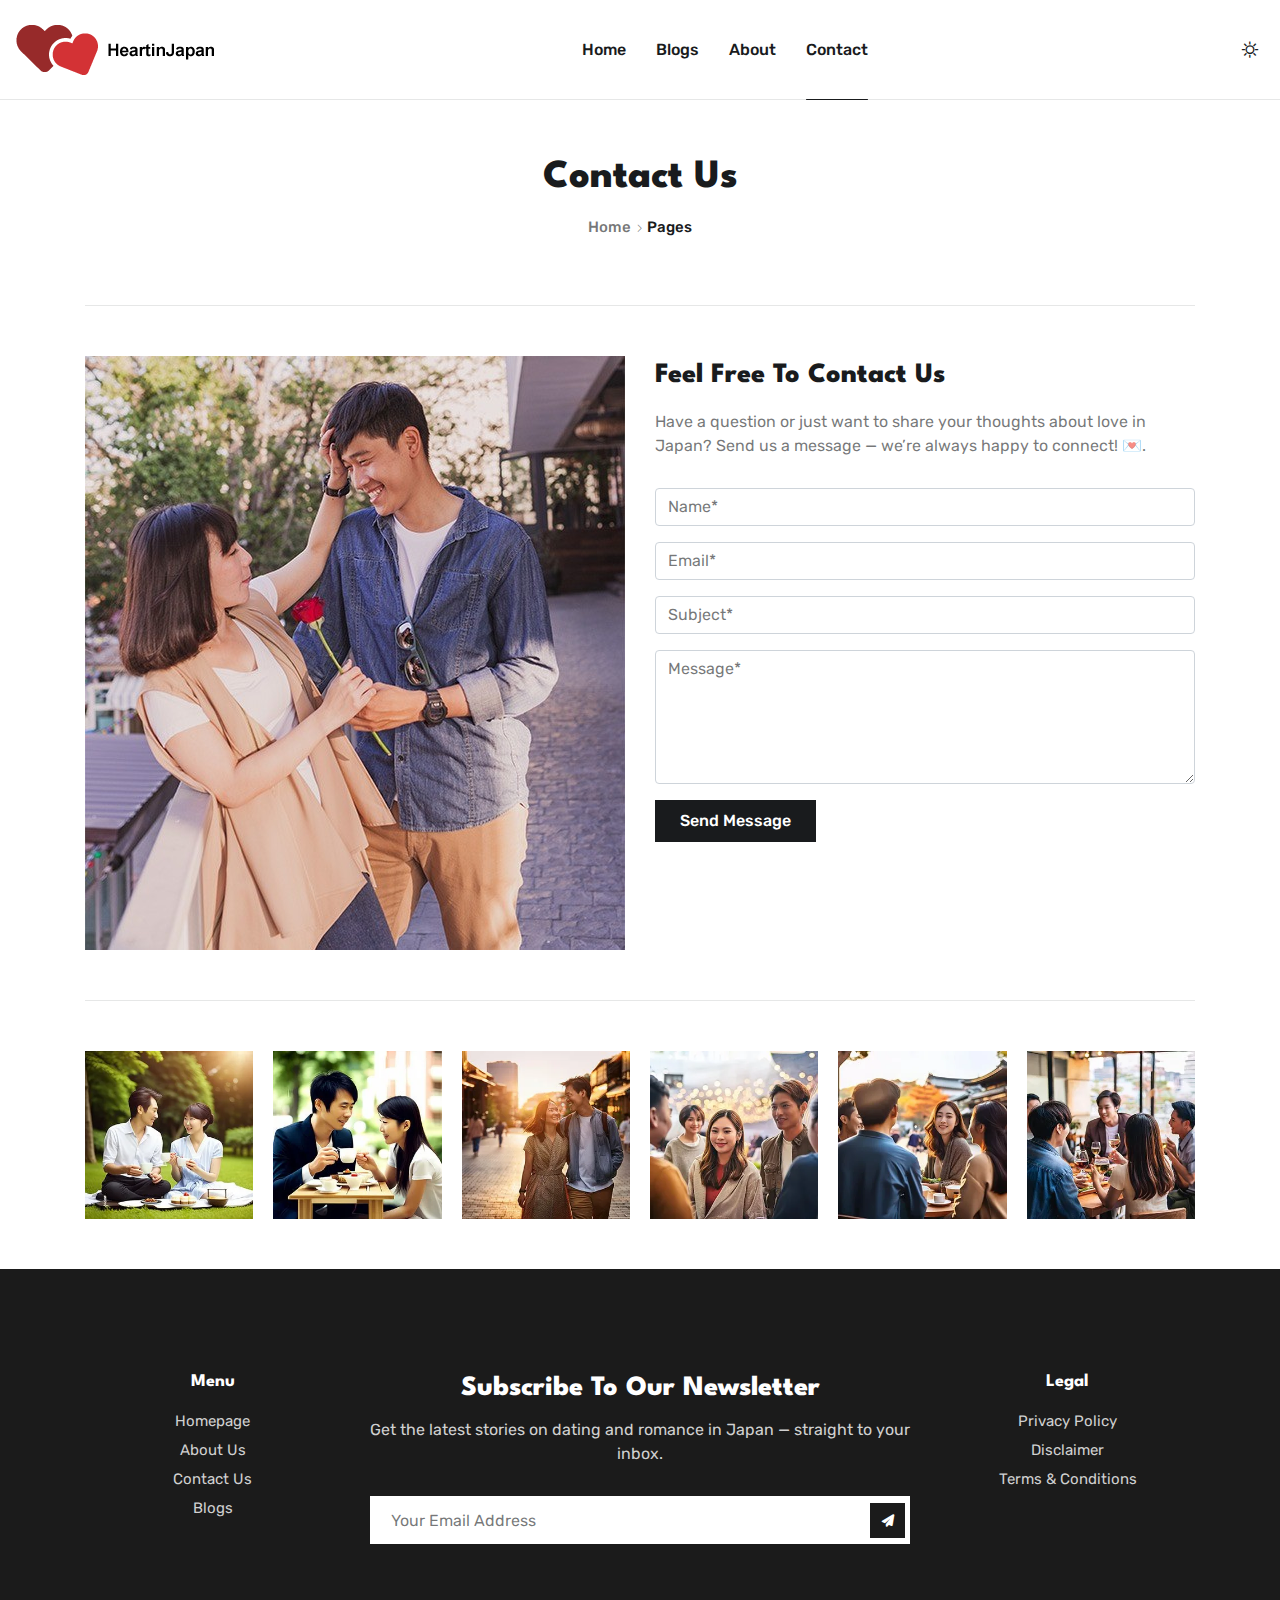
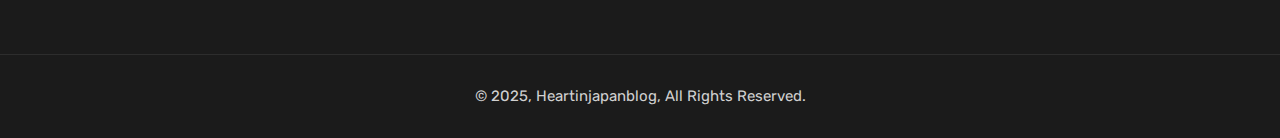
<file: contact.html>
<!doctype html>
<html lang="en">

<head>
    <!-- Meta -->
    <meta charset="UTF-8">
    <meta name="viewport" content="width=device-width, initial-scale=1.0">
    <meta http-equiv="X-UA-Compatible" content="ie=edge">

    <!-- favicon -->
    <link rel="icon" sizes="16x16" href="assets/img/favicon.png">

    <!-- Title -->
    <title> Heartinjapanblog - Contact </title>

    <!-- CSS Plugins -->
    <link rel="stylesheet" href="assets/css/bootstrap.min.css">
    <link rel="stylesheet" href="assets/css/owl.carousel.css">
    <link rel="stylesheet" href="assets/css/line-awesome.min.css">
    <link rel="stylesheet" href="assets/css/fontawesome.css">

    <!-- main style -->
    <link rel="stylesheet" href="assets/css/style.css">
    <link rel="stylesheet" href="assets/css/custom.css">
</head>

<body>

    <!-- Header-->
    <header class="header navbar-expand-lg fixed-top ">
        <div class="container-wrap2 ">
            <div class="header-area">
                <!--logo-->
                <div class="logo">
                    <a href="index.html">
                        <img src="assets/img/logo/logo-dark.png" alt="" class="logo-dark">
                        <img src="assets/img/logo/logo-white.png" alt="" class="logo-white">
                    </a>
                </div>
                <!--/-->
                <div class="header-navbar">
                    <nav class="navbar">
                        <!--navbar-collapse-->
                        <div class="collapse navbar-collapse" id="main_nav">
                            <ul class="navbar-nav ">
                                <li class="nav-item">
                                    <a class="nav-link " href="index.html"> Home </a>
                                </li>

                                <li class="nav-item">
                                    <a class="nav-link" href="blog.html"> Blogs </a>
                                </li>
                                <li class="nav-item">
                                    <a class="nav-link" href="about.html"> About </a>
                                </li>
                                <li class="nav-item ">
                                    <a class="nav-link active" href="contact.html"> contact </a>
                                </li>
                            </ul>
                        </div>
                        <!--/-->
                    </nav>
                </div>

                <!--header-right-->
                <div class="header-right ">
                    <!--theme-switch-->
                    <div class="theme-switch-wrapper">
                        <label class="theme-switch" for="checkbox">
                            <input type="checkbox" id="checkbox" />
                            <span class="slider round ">
                                <i class="lar la-sun icon-light"></i>
                                <i class="lar la-moon icon-dark"></i>
                            </span>
                        </label>
                    </div>
                    <!--navbar-toggler-->
                    <button class="navbar-toggler" type="button" data-toggle="collapse" data-target="#main_nav"
                        aria-expanded="false" aria-label="Toggle navigation">
                        <span class="navbar-toggler-icon"></span>
                    </button>
                    <!--/-->
                </div>
            </div>
        </div>
    </header>

    <!--section-heading-->
    <div class="section-heading ">
        <div class="container-fluid">
            <div class="section-heading-2">
                <div class="row">
                    <div class="col-lg-12">
                        <div class="section-heading-2-title">
                            <h1>Contact us</h1>
                            <p class="links"><a href="index.html">Home <i class="las la-angle-right"></i></a> pages</p>
                        </div>
                    </div>
                </div>
            </div>
        </div>
    </div>

    <!--contact-->
    <section class="contact">
        <div class="container-fluid">
            <div class="contact-area">
                <div class="row">
                    <div class="col-lg-6">
                        <div class="contact-image">
                            <img src="assets/img/other/contact.jpg" alt="">
                        </div>
                    </div>
                    <div class="col-lg-6">
                        <div class="contact-info">
                            <h3>feel free to contact us</h3>
                            <p>Have a question or just want to share your thoughts about love in Japan? Send us a
                                message — we’re always happy to connect! 💌.</p>
                        </div>
                        <!--form-->
                        <form action="send.php" method="POST">

                            <div class="form-group">
                                <input type="text" name="name" id="name" class="form-control" placeholder="Name*"
                                    required="required">
                            </div>

                            <div class="form-group">
                                <input type="email" name="email" id="email" class="form-control" placeholder="Email*"
                                    required="required">
                            </div>

                            <div class="form-group">
                                <input type="text" name="subject" id="subject" class="form-control"
                                    placeholder="Subject*" required="required">
                            </div>

                            <div class="form-group">
                                <textarea name="message" id="message" cols="30" rows="5" class="form-control"
                                    placeholder="Message*" required="required"></textarea>
                            </div>

                            <button type="submit" name="submit" class="btn-custom">Send Message</button>
                        </form>
                    </div>
                </div>
            </div>
        </div>
    </section>

    <!--instagram-->
    <div class="instagram">
        <div class="container-fluid">
            <div class="instagram-area">
                <div class="instagram-list">
                    <div class="instagram-item">
                        <a href="#">
                            <img src="assets/img/instagram/1.jpg" alt="">
                            <div class="icon">
                                <i class="lab la-instagram"></i>
                            </div>
                        </a>
                    </div>
                    <div class="instagram-item">
                        <a href="#">
                            <img src="assets/img/instagram/2.jpg" alt="">
                            <div class="icon">
                                <i class="lab la-instagram"></i>
                            </div>
                        </a>
                    </div>
                    <div class="instagram-item">
                        <a href="#">
                            <img src="assets/img/instagram/3.jpg" alt="">
                            <div class="icon">
                                <i class="lab la-instagram"></i>
                            </div>
                        </a>
                    </div>
                    <div class="instagram-item">
                        <a href="#">
                            <img src="assets/img/instagram/4.jpg" alt="">
                            <div class="icon">
                                <i class="lab la-instagram"></i>
                            </div>
                        </a>
                    </div>
                    <div class="instagram-item">
                        <a href="#">
                            <img src="assets/img/instagram/5.jpg" alt="">
                            <div class="icon">
                                <i class="lab la-instagram"></i>
                            </div>
                        </a>
                    </div>
                    <div class="instagram-item">
                        <a href="#">
                            <img src="assets/img/instagram/6.jpg" alt="">
                            <div class="icon">
                                <i class="lab la-instagram"></i>
                            </div>
                        </a>
                    </div>
                </div>
            </div>
        </div>
    </div>

    <!--footer-->
    <div class="footer">
        <div class="footer-area">
            <div class="footer-area-content">
                <div class="container-fluid">
                    <div class="row ">
                        <div class="col-md-3">
                            <div class="menu">
                                <h6>Menu</h6>
                                <ul>
                                    <li><a href="index.html">Homepage</a></li>
                                    <li><a href="about.html">about us</a></li>
                                    <li><a href="contact.html">contact us</a></li>
                                    <li><a href="blog.html">Blogs</a></li>
                                </ul>
                            </div>
                        </div>
                        <div class="col-md-6">
                            <div class="newslettre">
                                <div class="newslettre-info">
                                    <h3>Subscribe To Our
                                        Newsletter</h3>
                                    <p>Get the latest stories on dating and romance in Japan — straight to your inbox.
                                    </p>
                                </div>

                                <form action="subscribe.php" method="post" class="newslettre-form">
                                    <div class="form-flex">
                                        <div class="form-group">
                                            <input type="email" class="form-control" name="email"
                                                placeholder="Your Email Address" required>
                                        </div>
                                        <button class="submit-btn" type="submit">
                                            <i class="fas fa-paper-plane"></i>
                                        </button>
                                    </div>
                                </form>

                                <!-- Message area -->
                                <div id="subscribe-message" style="margin-top:10px; font-weight:500;"></div>
                            </div>
                        </div>
                        <div class="col-md-3">
                            <div class="menu">
                                <h6>Legal</h6>
                                <ul>
                                    <li><a href="privacy.html">Privacy Policy</a></li>
                                    <li><a href="disclaimer.html">Disclaimer</a></li>
                                    <li><a href="terms.html">Terms & Conditions</a></li>
                                </ul>
                            </div>
                        </div>
                    </div>
                </div>
            </div>

            <div class="footer-area-copyright">
                <div class="container-fluid">
                    <div class="row">
                        <div class="col-lg-12">
                            <div class="copyright">
                                <p>© 2025, Heartinjapanblog, All Rights Reserved.</p>
                            </div>
                        </div>
                    </div>
                </div>
            </div>
        </div>
    </div>



    <!--Search-form-->
    <div class="search">
        <div class="container-fluid">
            <div class="row">
                <div class="col-lg-7 col-md-10 m-auto">
                    <div class="search-width">
                        <button type="button" class="close">
                            <i class="far fa-times"></i>
                        </button>
                        <form class="search-form" action="search.html">
                            <input type="search" value="" placeholder="What are you looking for?">
                            <button type="submit" class="search-btn"> search</button>
                        </form>
                    </div>
                </div>
            </div>
        </div>
    </div>


    <!-- jQuery first, then Popper.js, then Bootstrap JS -->
    <script>
        document.addEventListener("DOMContentLoaded", function () {
            const form = document.querySelector('.newslettre-form');
            const messageBox = document.getElementById('subscribe-message');

            if (!form) return;

            form.addEventListener('submit', function (e) {
                e.preventDefault(); // Prevent reload

                const formData = new FormData(form);

                fetch('subscribe.php', {
                    method: 'POST',
                    body: formData
                })
                    .then(res => res.json())
                    .then(data => {
                        // Set color and message
                        messageBox.textContent = data.message;
                        messageBox.style.color = data.status === 'success' ? 'green' : 'red';
                        messageBox.style.opacity = '1';

                        // Reset form if success
                        if (data.status === 'success') form.reset();

                        // Hide message after 3 seconds with fade
                        setTimeout(() => {
                            messageBox.style.transition = 'opacity 0.5s';
                            messageBox.style.opacity = '0';
                        }, 3000);
                    })
                    .catch(() => {
                        messageBox.textContent = 'Something went wrong. Please try again later.';
                        messageBox.style.color = 'red';
                        messageBox.style.opacity = '1';
                        setTimeout(() => {
                            messageBox.style.transition = 'opacity 0.5s';
                            messageBox.style.opacity = '0';
                        }, 3000);
                    });
            });
        });
    </script>
    <script src="assets/js/jquery.min.js"></script>
    <script src="assets/js/popper.min.js"></script>
    <script src="assets/js/bootstrap.min.js"></script>
    <!-- JS Plugins  -->
    <script src="assets/js/theia-sticky-sidebar.js"></script>
    <script src="assets/js/ajax-contact.js"></script>
    <script src="assets/js/owl.carousel.min.js"></script>
    <script src="assets/js/switch.js"></script>
    <script src="assets/js/jquery.marquee.js"></script>
    <!-- JS main  -->
    <script src="assets/js/main.js"></script>

</body>

</html>
</file>
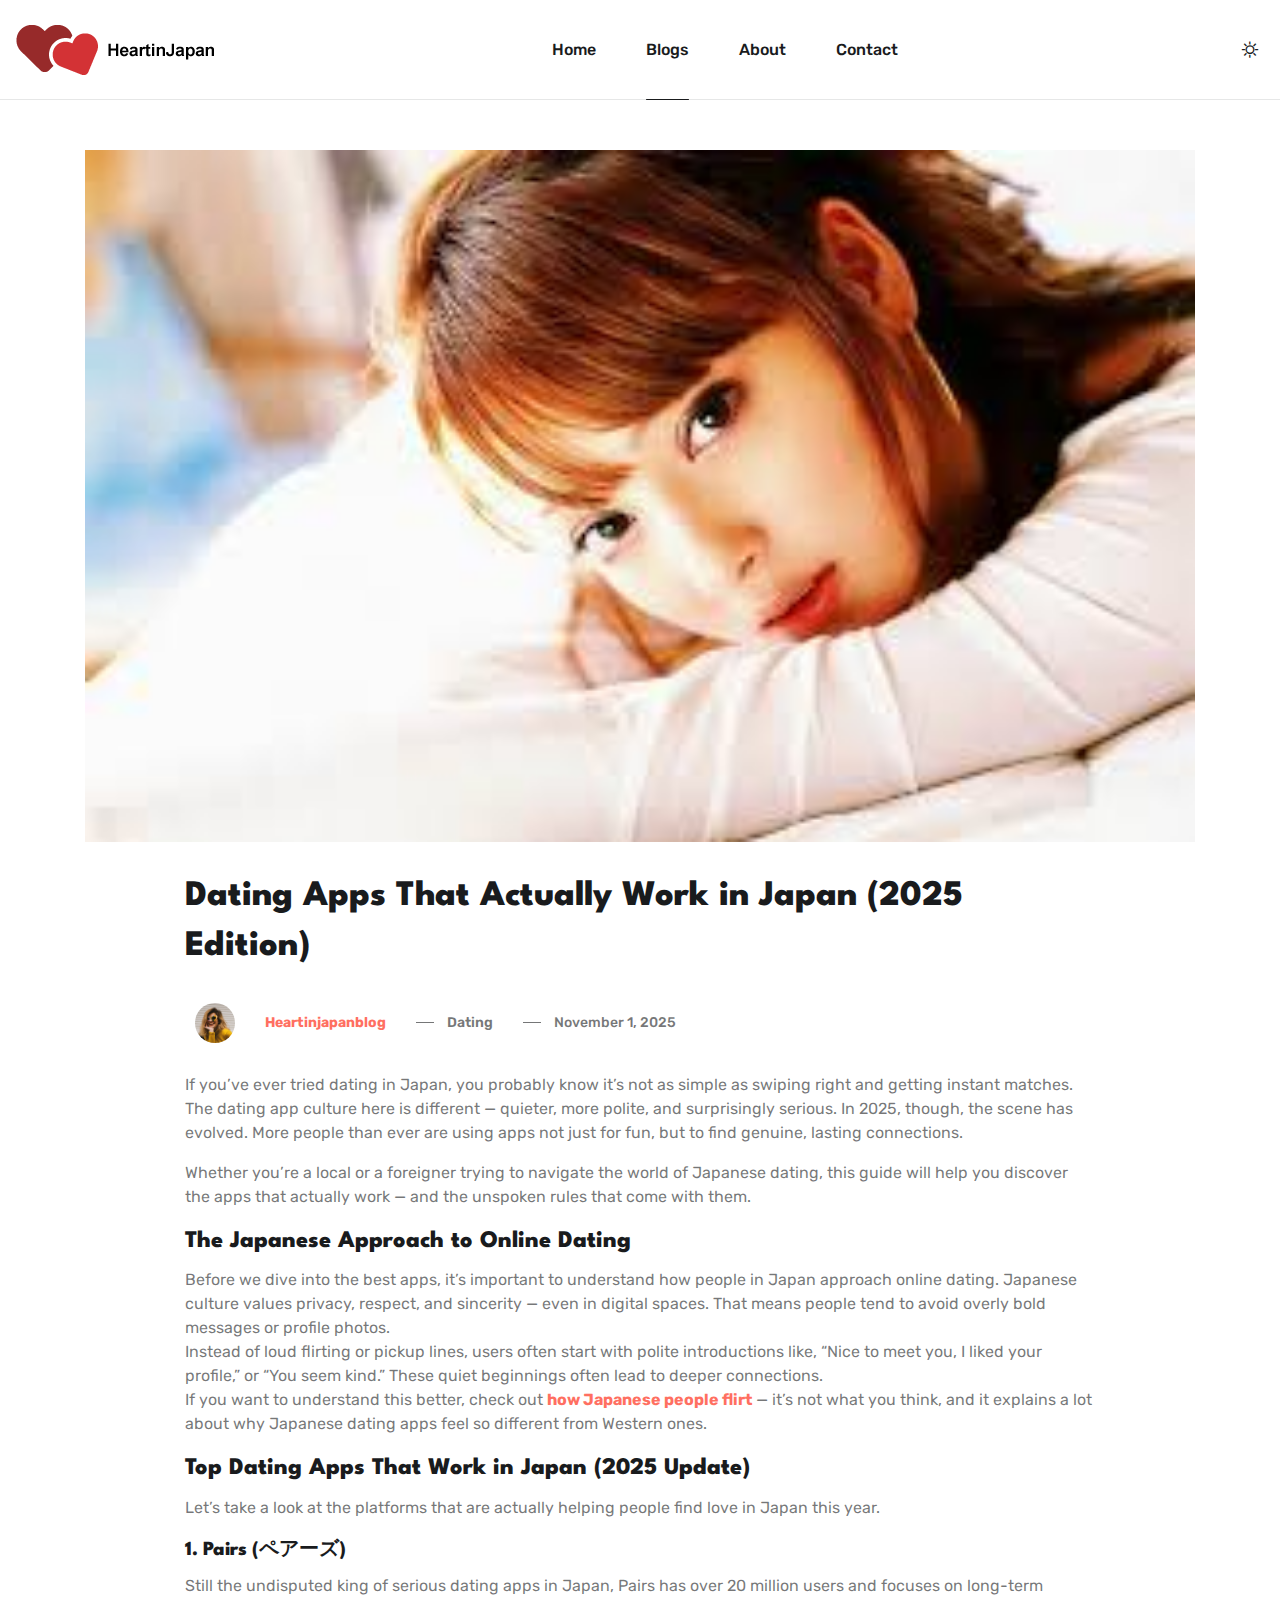
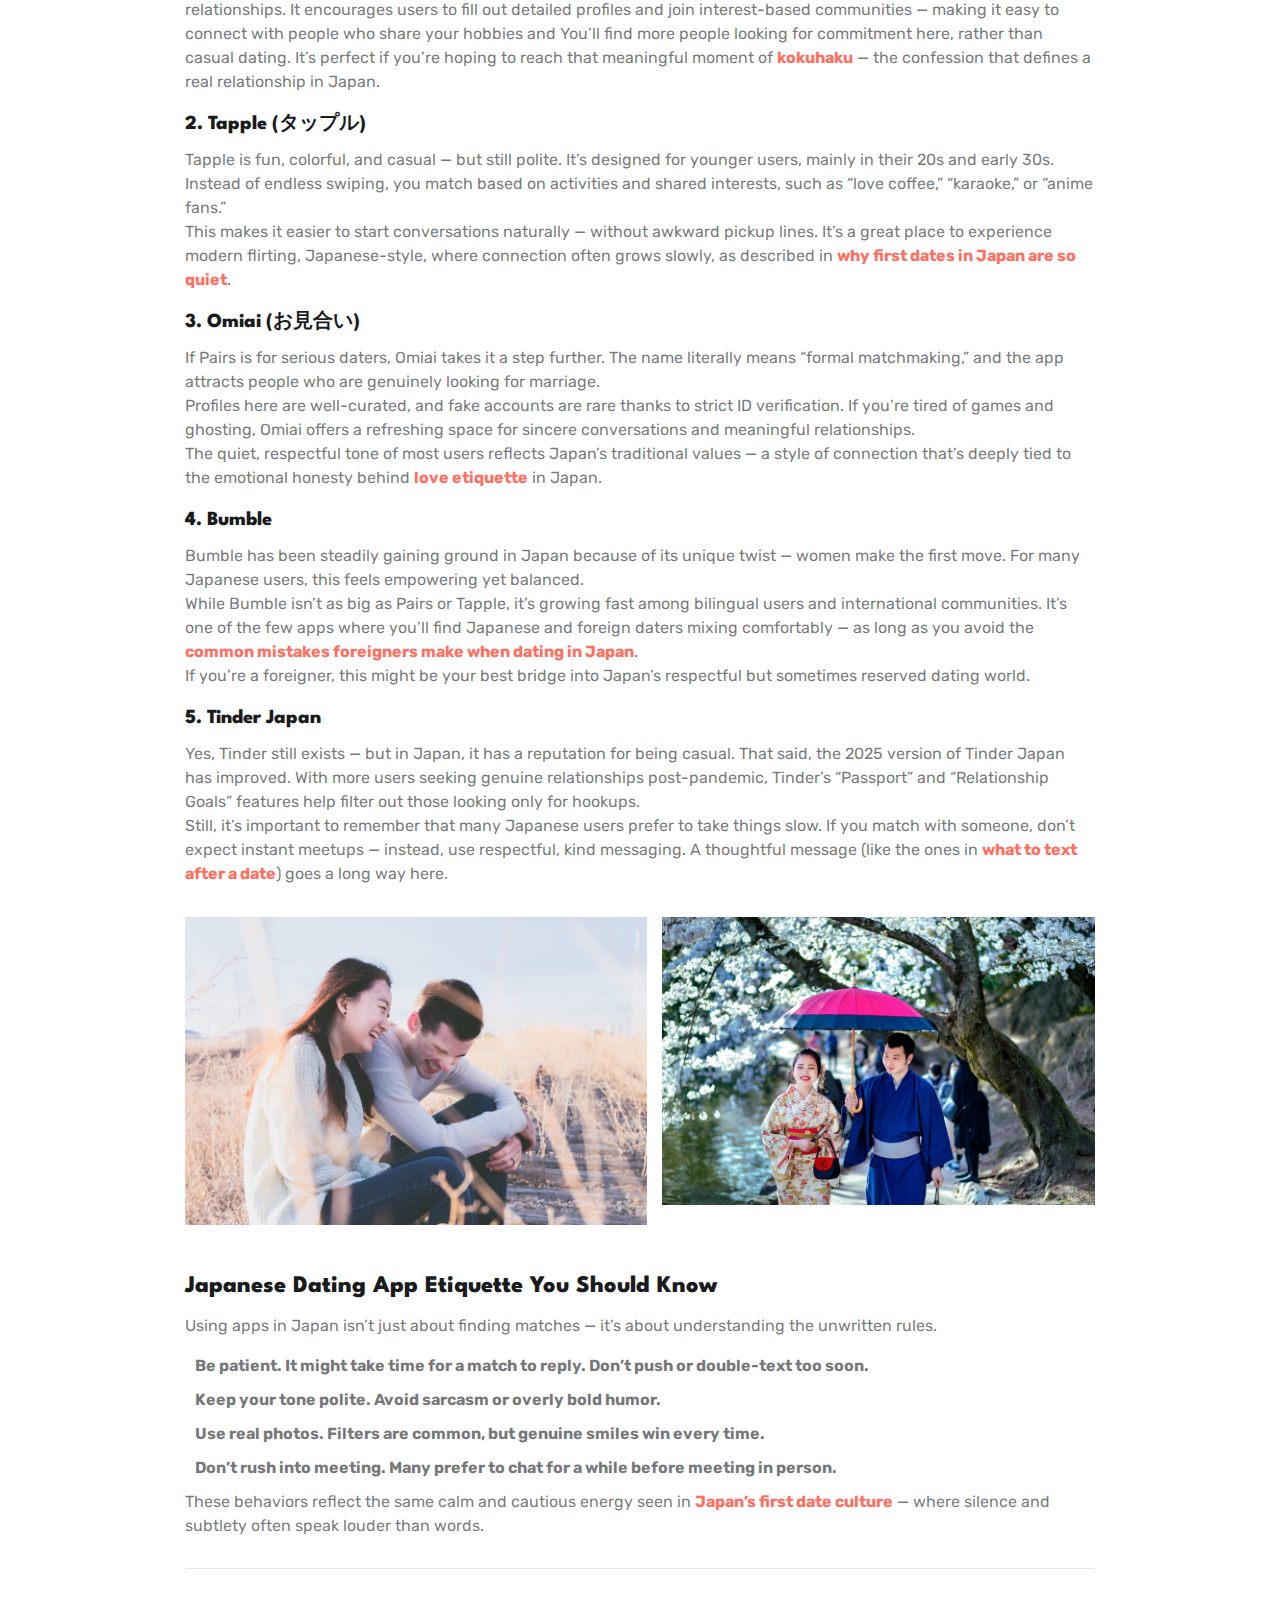
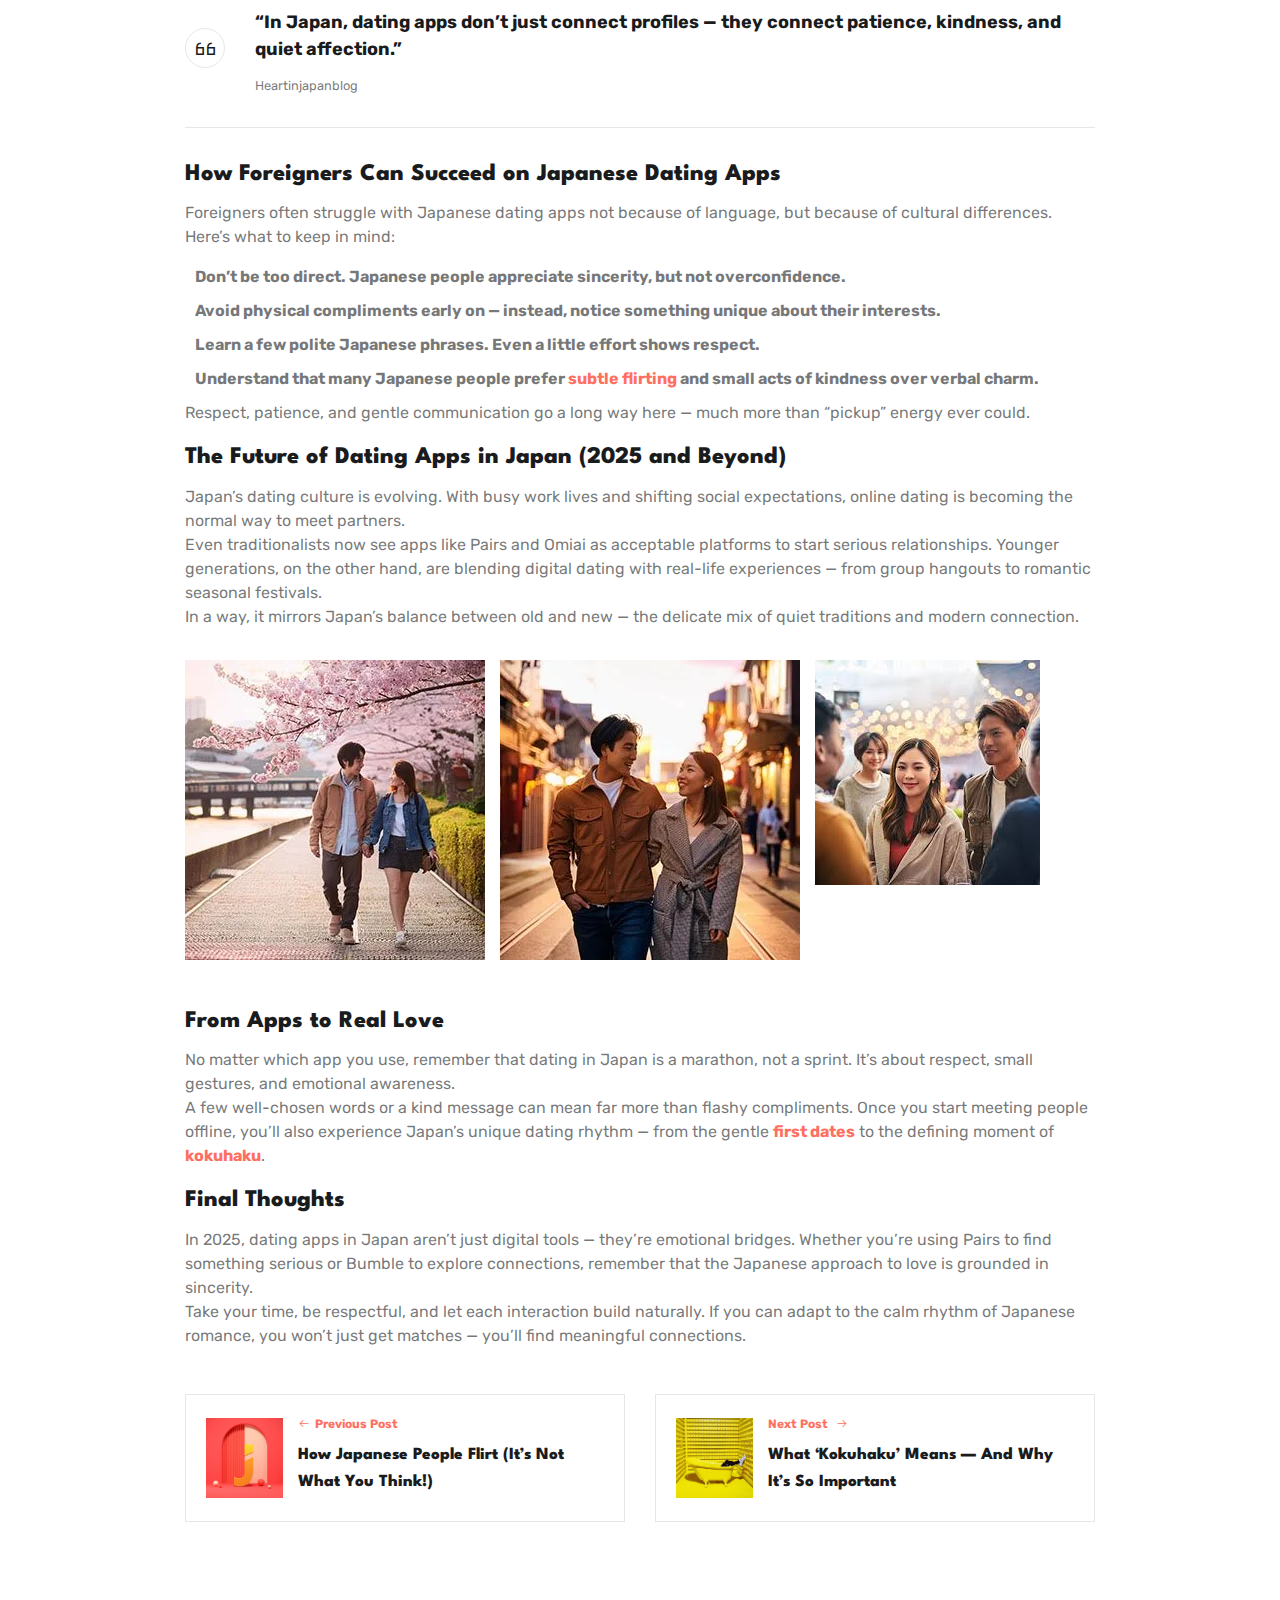
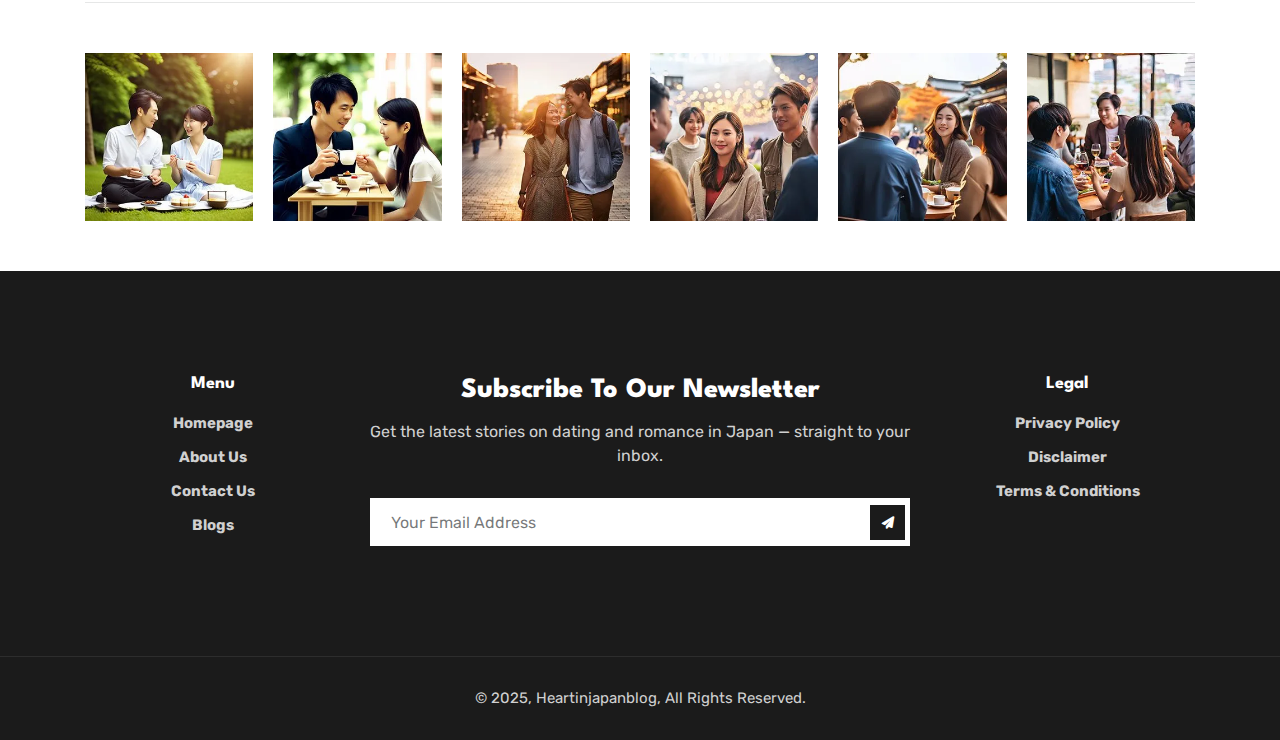
<file: Dating-apps-that-actually-work-in-japan.html>
<!doctype html>
<html lang="en">

<head>
    <!-- Meta -->
    <meta charset="UTF-8">
    <meta name="viewport" content="width=device-width, initial-scale=1.0">
    <meta http-equiv="X-UA-Compatible" content="ie=edge">

    <!-- favicon -->
    <link rel="icon" sizes="16x16" href="assets/img/favicon.png">

    <!-- Title -->
    <title> Heartinjapanblog - Dating Apps That Actually Work in Japan </title>

    <!-- CSS Plugins -->
    <link rel="stylesheet" href="assets/css/bootstrap.min.css">
    <link rel="stylesheet" href="assets/css/owl.carousel.css">
    <link rel="stylesheet" href="assets/css/line-awesome.min.css">
    <link rel="stylesheet" href="assets/css/fontawesome.css">

    <!-- main style -->
    <link rel="stylesheet" href="assets/css/style.css">
    <link rel="stylesheet" href="assets/css/custom.css">
    <style>
        a {
            color: #ff6f61;
            font-weight: bold;
        }

        a:hover {
            color: #ff3b2e;
            font-weight: bolder;
        }

        li {
            margin: 10px;
            font-weight: bold;
        }
    </style>
</head>

<body>
    <!-- Header-->
    <header class="header navbar-expand-lg fixed-top ">
        <div class="container-wrap2 ">
            <div class="header-area">
                <!--logo-->
                <div class="logo">
                    <a href="index.html">
                        <img src="assets/img/logo/logo-dark.png" alt="" class="logo-dark">
                        <img src="assets/img/logo/logo-white.png" alt="" class="logo-white">
                    </a>
                </div>
                <!--/-->
                <div class="header-navbar">
                    <nav class="navbar">
                        <!--navbar-collapse-->
                        <div class="collapse navbar-collapse" id="main_nav">
                            <ul class="navbar-nav ">
                                <li class="nav-item">
                                    <a class="nav-link " href="index.html"> Home </a>
                                </li>

                                <li class="nav-item">
                                    <a class="nav-link active" href="blog.html"> Blogs </a>
                                </li>
                                <li class="nav-item">
                                    <a class="nav-link" href="about.html"> About </a>
                                </li>
                                <li class="nav-item">
                                    <a class="nav-link" href="contact.html"> contact </a>
                                </li>
                            </ul>
                        </div>
                        <!--/-->
                    </nav>
                </div>

                <!--header-right-->
                <div class="header-right ">
                    <!--theme-switch-->
                    <div class="theme-switch-wrapper">
                        <label class="theme-switch" for="checkbox">
                            <input type="checkbox" id="checkbox" />
                            <span class="slider round ">
                                <i class="lar la-sun icon-light"></i>
                                <i class="lar la-moon icon-dark"></i>
                            </span>
                        </label>
                    </div>
                    <!--navbar-toggler-->
                    <button class="navbar-toggler" type="button" data-toggle="collapse" data-target="#main_nav"
                        aria-expanded="false" aria-label="Toggle navigation">
                        <span class="navbar-toggler-icon"></span>
                    </button>
                    <!--/-->
                </div>
            </div>
        </div>
    </header>


    <!--post-single-->
    <section class="post-single">
        <div class="container-fluid ">
            <div class="row ">
                <div class="col-lg-12">
                    <!--post-single-image-->
                    <div class="post-single-image">
                        <img src="assets/img/blog/33.jpg" alt="error" width="100%">
                    </div>

                    <div class="post-single-body">
                        <!--post-single-title-->
                        <div class="post-single-title">
                            <h2>Dating Apps That Actually Work in Japan (2025 Edition)</h2>
                            <ul class="entry-meta">
                                <li class="post-author-img"><img src="assets/img/author/1.jpg" alt=""></li>
                                <li class="post-author"> <a href="blog.html">Heartinjapanblog</a></li>
                                <li class="entry-cat"> <a href="blog.html" class="category-style-1 "> <span
                                            class="line"></span> Dating</a></li>
                                <li class="post-date"> <span class="line"></span> November 1, 2025</li>
                            </ul>

                        </div>

                        <!--post-single-content-->
                        <div class="post-single-content">
                            <p>
                                If you’ve ever tried dating in Japan, you probably know it’s not as simple as swiping
                                right and getting instant matches. The dating app culture here is different — quieter,
                                more polite, and surprisingly serious. In 2025, though, the scene has evolved. More
                                people than ever are using apps not just for fun, but to find genuine, lasting
                                connections.
                            </p>
                            <p>Whether you’re a local or a foreigner trying to navigate the world of Japanese dating,
                                this guide will help you discover the apps that actually work — and the unspoken rules
                                that come with them.</p>
                            <h4> The Japanese Approach to Online Dating </h4>

                            <p>
                                Before we dive into the best apps, it’s important to understand how people in Japan
                                approach online dating.
                                Japanese culture values privacy, respect, and sincerity — even in digital spaces. That
                                means people tend to avoid overly bold messages or profile photos. <br>

                                Instead of loud flirting or pickup lines, users often start with polite introductions
                                like, “Nice to meet you, I liked your profile,” or “You seem kind.” These quiet
                                beginnings often lead to deeper connections. <br>

                                If you want to understand this better, check out <a
                                    href="How-japanese-people-flirt.html">how Japanese people
                                    flirt</a> — it’s not what you think, and it explains a lot about why Japanese dating
                                apps feel so different from Western ones.
                            </p>
                            <h4>Top Dating Apps That Work in Japan (2025 Update)</h4>
                            <p>
                                Let’s take a look at the platforms that are actually helping people find love in Japan
                                this year.
                            </p>
                            <h5>1. Pairs (ペアーズ)</h5>
                            <p>Still the undisputed king of serious dating apps in Japan, Pairs has over 20 million
                                users and focuses on long-term relationships. It encourages users to fill out detailed
                                profiles and join interest-based communities — making it easy to connect with people who
                                share your hobbies and <values class="br"></values>

                                You’ll find more people looking for commitment here, rather than casual dating. It’s
                                perfect if you’re hoping to reach that meaningful moment of <a
                                    href="What-kokuhaku-means.html">kokuhaku</a> — the confession
                                that defines a real relationship in Japan.</p>
                            <h5>2. Tapple (タップル)</h5>
                            <p>Tapple is fun, colorful, and casual — but still polite. It’s designed for younger users,
                                mainly in their 20s and early 30s. Instead of endless swiping, you match based on
                                activities and shared interests, such as “love coffee,” “karaoke,” or “anime fans.”<br>

                                This makes it easier to start conversations naturally — without awkward pickup lines.
                                It’s a great place to experience modern flirting, Japanese-style, where connection often
                                grows slowly, as described in <a href="Why-first-dates-in-japan-are-so-quiet.html">why
                                    first
                                    dates in Japan are so quiet</a>.</p>
                            <h5>3. Omiai (お見合い)</h5>
                            <p>If Pairs is for serious daters, Omiai takes it a step further. The name literally means
                                “formal matchmaking,” and the app attracts people who are genuinely looking for
                                marriage. <br>

                                Profiles here are well-curated, and fake accounts are rare thanks to strict ID
                                verification. If you’re tired of games and ghosting, Omiai offers a refreshing space for
                                sincere conversations and meaningful relationships. <br>

                                The quiet, respectful tone of most users reflects Japan’s traditional values — a style
                                of connection that’s deeply tied to the emotional honesty behind <a
                                    href="Love-etiquette-what-to-text-after-a-date.html">love etiquette</a> in Japan.
                            </p>
                            <h5>4. Bumble</h5>
                            <p>Bumble has been steadily gaining ground in Japan because of its unique twist — women make
                                the first move. For many Japanese users, this feels empowering yet balanced. <br>

                                While Bumble isn’t as big as Pairs or Tapple, it’s growing fast among bilingual users
                                and international communities. It’s one of the few apps where you’ll find Japanese and
                                foreign daters mixing comfortably — as long as you avoid the <a
                                    href="Foreigners-biggest-mistakes.html">common mistakes foreigners
                                    make when dating in Japan</a>. <br>

                                If you’re a foreigner, this might be your best bridge into Japan’s respectful but
                                sometimes reserved dating world.</p>

                            <h5> 5. Tinder Japan</h5>

                            <p>Yes, Tinder still exists — but in Japan, it has a reputation for being casual. That said,
                                the 2025 version of Tinder Japan has improved. With more users seeking genuine
                                relationships post-pandemic, Tinder’s “Passport” and “Relationship Goals” features help
                                filter out those looking only for hookups. <br>

                                Still, it’s important to remember that many Japanese users prefer to take things slow.
                                If you match with someone, don’t expect instant meetups — instead, use respectful, kind
                                messaging. A thoughtful message (like the ones in <a
                                    href="Love-etiquette-what-to-text-after-a-date.html">what to text after a date</a>)
                                goes
                                a long way here.
                            </p>
                            <div class="image-groupe">
                                <div class="image">
                                    <img src="assets/img/blog/25.jpg" alt="">

                                </div>
                                <div class="image">
                                    <img src="assets/img/blog/21.jpg" alt="">

                                </div>
                            </div>
                            <h4>Japanese Dating App Etiquette You Should Know</h4>
                            <p>Using apps in Japan isn’t just about finding matches — it’s about understanding the
                                unwritten rules.
                            </p>
                            <ul>
                                <li>Be patient. It might take time for a match to reply. Don’t push or double-text too
                                    soon.</li>
                                <li>Keep your tone polite. Avoid sarcasm or overly bold humor.</li>
                                <li>Use real photos. Filters are common, but genuine smiles win every time.</li>
                                <li>Don’t rush into meeting. Many prefer to chat for a while before meeting in person.
                                </li>
                            </ul>
                            <p>These behaviors reflect the same calm and cautious energy seen in <a
                                    href="Why-first-dates-in-japan-are-so-quiet.html">Japan’s first date culture</a> —
                                where
                                silence and subtlety often speak louder than words.</p>

                            <div class="quote">
                                <div>
                                    <i class="las la-quote-left"></i>
                                </div>
                                <div>
                                    <p>
                                        “In Japan, dating apps don’t just connect profiles — they connect patience,
                                        kindness, and quiet affection.”
                                    </p>
                                    <small>Heartinjapanblog</small>
                                </div>

                            </div>
                            <h4>How Foreigners Can Succeed on Japanese Dating Apps</h4>
                            <p>Foreigners often struggle with Japanese dating apps not because of language, but because
                                of cultural differences. Here’s what to keep in mind:
                            </p>
                            <ul>
                                <li>Don’t be too direct. Japanese people appreciate sincerity, but not overconfidence.
                                </li>
                                <li>Avoid physical compliments early on — instead, notice something unique about their
                                    interests.</li>
                                <li>Learn a few polite Japanese phrases. Even a little effort shows respect.</li>
                                <li>Understand that many Japanese people prefer <a
                                        href="How-japanese-people-flirt.html">subtle flirting</a> and
                                    small acts of kindness over verbal charm.</li>
                            </ul>
                            <p>Respect, patience, and gentle communication go a long way here — much more than “pickup”
                                energy ever could.</p>
                            <h4>The Future of Dating Apps in Japan (2025 and Beyond) </h4>

                            <p>
                                Japan’s dating culture is evolving. With busy work lives and shifting social
                                expectations, online dating is becoming the normal way to meet partners. <br>

                                Even traditionalists now see apps like Pairs and Omiai as acceptable platforms to start
                                serious relationships. Younger generations, on the other hand, are blending digital
                                dating with real-life experiences — from group hangouts to romantic seasonal festivals.
                                <br>

                                In a way, it mirrors Japan’s balance between old and new — the delicate mix of quiet
                                traditions and modern connection.
                            </p>
                            <div class="image-groupe">
                                <div class="image">
                                    <img src="assets/img/blog/13.jpg" alt="">

                                </div>
                                <div class="image">
                                    <img src="assets/img/blog/3.jpg" alt="">

                                </div>
                                <div class="image">
                                    <img src="assets/img/blog/11.jpg" alt="">

                                </div>
                            </div>
                            <h4> From Apps to Real Love</h4>
                            <p>
                                No matter which app you use, remember that dating in Japan is a marathon, not a sprint.
                                It’s about respect, small gestures, and emotional awareness. <br>

                                A few well-chosen words or a kind message can mean far more than flashy compliments.
                                Once you start meeting people offline, you’ll also experience Japan’s unique dating
                                rhythm — from the gentle <a href="Why-first-dates-in-japan-are-so-quiet.html">first
                                    dates</a> to the defining moment of <a href="What-kokuhaku-means.html">kokuhaku</a>.
                            </p>
                            <h4>Final Thoughts</h4>
                            <p>In 2025, dating apps in Japan aren’t just digital tools — they’re emotional bridges.
                                Whether you’re using Pairs to find something serious or Bumble to explore connections,
                                remember that the Japanese approach to love is grounded in sincerity. <br>

                                Take your time, be respectful, and let each interaction build naturally. If you can
                                adapt to the calm rhythm of Japanese romance, you won’t just get matches — you’ll find
                                meaningful connections.
                            </p>
                        </div>


                        <!--post-single-Related posts-->
                        <div class="post-single-next-previous">
                            <div class="row ">
                                <!--prevvious post-->
                                <div class="col-md-6">
                                    <div class="small-post">
                                        <div class="small-post-image">
                                            <a href="How-japanese-people-flirt.html">
                                                <img src="assets/img/blog/1.jpg" alt="...">
                                            </a>
                                        </div>

                                        <div class="small-post-content">
                                            <small> <a href="How-japanese-people-flirt.html"> <i
                                                        class="las la-arrow-left"></i>Previous post</a></small>

                                            <p>
                                                <a href="How-japanese-people-flirt.html">How Japanese People Flirt (It’s
                                                    Not What You Think!)</a>
                                            </p>
                                        </div>
                                    </div>
                                </div>
                                <!--/-->

                                <!--next post-->
                                <div class="col-md-6">
                                    <div class="small-post">
                                        <div class="small-post-image">
                                            <a href="What-kokuhaku-means.html">
                                                <img src="assets/img/blog/2.jpg" alt="...">
                                            </a>
                                        </div>

                                        <div class="small-post-content">
                                            <small> <a href="What-kokuhaku-means.html">Next post <i
                                                        class="las la-arrow-right"></i></a> </small>
                                            <p>
                                                <a href="What-kokuhaku-means.html">What ‘Kokuhaku’ Means — And Why It’s
                                                    So Important</a>
                                            </p>
                                        </div>
                                    </div>
                                </div>
                                <!--/-->
                            </div>
                        </div>

                    </div>
                </div>
            </div>
        </div>
    </section>

    <!--instagram-->
    <div class="instagram">
        <div class="container-fluid">
            <div class="instagram-area">
                <div class="instagram-list">
                    <div class="instagram-item">
                        <a href="#">
                            <img src="assets/img/instagram/1.jpg" alt="">
                            <div class="icon">

                            </div>
                        </a>
                    </div>

                    <div class="instagram-item">
                        <a href="#">
                            <img src="assets/img/instagram/2.jpg" alt="">
                            <div class="icon">

                            </div>
                        </a>
                    </div>
                    <div class="instagram-item">
                        <a href="#">
                            <img src="assets/img/instagram/3.jpg" alt="">
                            <div class="icon">

                            </div>
                        </a>
                    </div>
                    <div class="instagram-item">
                        <a href="#">
                            <img src="assets/img/instagram/4.jpg" alt="">
                            <div class="icon">

                            </div>
                        </a>
                    </div>
                    <div class="instagram-item">
                        <a href="#">
                            <img src="assets/img/instagram/5.jpg" alt="">
                            <div class="icon">

                            </div>
                        </a>
                    </div>
                    <div class="instagram-item">
                        <a href="#">
                            <img src="assets/img/instagram/6.jpg" alt="">
                            <div class="icon">

                            </div>
                        </a>
                    </div>
                </div>
            </div>
        </div>
    </div>



<!--footer-->
    <div class="footer">
        <div class="footer-area">
            <div class="footer-area-content">
                <div class="container-fluid">
                    <div class="row ">
                        <div class="col-md-3">
                            <div class="menu">
                                <h6>Menu</h6>
                                <ul>
                                    <li><a href="index.html">Homepage</a></li>
                                    <li><a href="about.html">about us</a></li>
                                    <li><a href="contact.html">contact us</a></li>
                                    <li><a href="blog.html">Blogs</a></li>
                                </ul>
                            </div>
                        </div>
                        <div class="col-md-6">
                            <div class="newslettre">
                                <div class="newslettre-info">
                                    <h3>Subscribe To Our
                                        Newsletter</h3>
                                    <p>Get the latest stories on dating and romance in Japan — straight to your inbox.
                                    </p>
                                </div>

                                <form action="subscribe.php" method="post" class="newslettre-form">
                                    <div class="form-flex">
                                        <div class="form-group">
                                            <input type="email" class="form-control" name="email"
                                                placeholder="Your Email Address" required>
                                        </div>
                                        <button class="submit-btn" type="submit">
                                            <i class="fas fa-paper-plane"></i>
                                        </button>
                                    </div>
                                </form>

                                <!-- Message area -->
                                <div id="subscribe-message" style="margin-top:10px; font-weight:500;"></div>
                            </div>
                        </div>
                        <div class="col-md-3">
                            <div class="menu">
                                <h6>Legal</h6>
                                <ul>
                                    <li><a href="privacy.html">Privacy Policy</a></li>
                                    <li><a href="disclaimer.html">Disclaimer</a></li>
                                    <li><a href="terms.html">Terms & Conditions</a></li>
                                </ul>
                            </div>
                        </div>
                    </div>
                </div>
            </div>

            <div class="footer-area-copyright">
                <div class="container-fluid">
                    <div class="row">
                        <div class="col-lg-12">
                            <div class="copyright">
                                <p>© 2025, Heartinjapanblog, All Rights Reserved.</p>
                            </div>
                        </div>
                    </div>
                </div>
            </div>
        </div>
    </div>


    <!--Back-to-top-->
    <div class="back">
        <a href="#" class="back-top">
            <i class="las la-long-arrow-alt-up"></i>
        </a>
    </div>


    <!--Search-form-->
    <div class="search">
        <div class="container-fluid">
            <div class="row">
                <div class="col-lg-7 col-md-10 m-auto">
                    <div class="search-width">
                        <button type="button" class="close">
                            <i class="far fa-times"></i>
                        </button>
                        <form class="search-form" action="search.html">
                            <input type="search" value="" placeholder="What are you looking for?">
                            <button type="submit" class="search-btn"> search</button>
                        </form>
                    </div>
                </div>
            </div>
        </div>
    </div>


    <!-- jQuery first, then Popper.js, then Bootstrap JS -->
    <script>
        document.addEventListener("DOMContentLoaded", function () {
            const form = document.querySelector('.newslettre-form');
            const messageBox = document.getElementById('subscribe-message');

            if (!form) return;

            form.addEventListener('submit', function (e) {
                e.preventDefault(); // Prevent reload

                const formData = new FormData(form);

                fetch('subscribe.php', {
                    method: 'POST',
                    body: formData
                })
                    .then(res => res.json())
                    .then(data => {
                        // Set color and message
                        messageBox.textContent = data.message;
                        messageBox.style.color = data.status === 'success' ? 'green' : 'red';
                        messageBox.style.opacity = '1';

                        // Reset form if success
                        if (data.status === 'success') form.reset();

                        // Hide message after 3 seconds with fade
                        setTimeout(() => {
                            messageBox.style.transition = 'opacity 0.5s';
                            messageBox.style.opacity = '0';
                        }, 3000);
                    })
                    .catch(() => {
                        messageBox.textContent = 'Something went wrong. Please try again later.';
                        messageBox.style.color = 'red';
                        messageBox.style.opacity = '1';
                        setTimeout(() => {
                            messageBox.style.transition = 'opacity 0.5s';
                            messageBox.style.opacity = '0';
                        }, 3000);
                    });
            });
        });
    </script>
    <script src="assets/js/jquery.min.js"></script>
    <script src="assets/js/popper.min.js"></script>
    <script src="assets/js/bootstrap.min.js"></script>

    <!-- JS Plugins  -->
    <script src="assets/js/theia-sticky-sidebar.js"></script>
    <script src="assets/js/ajax-contact.js"></script>
    <script src="assets/js/owl.carousel.min.js"></script>
    <script src="assets/js/switch.js"></script>
    <script src="assets/js/jquery.marquee.js"></script>

    <!-- JS main  -->
    <script src="assets/js/main.js"></script>

</body>

</html>
</file>
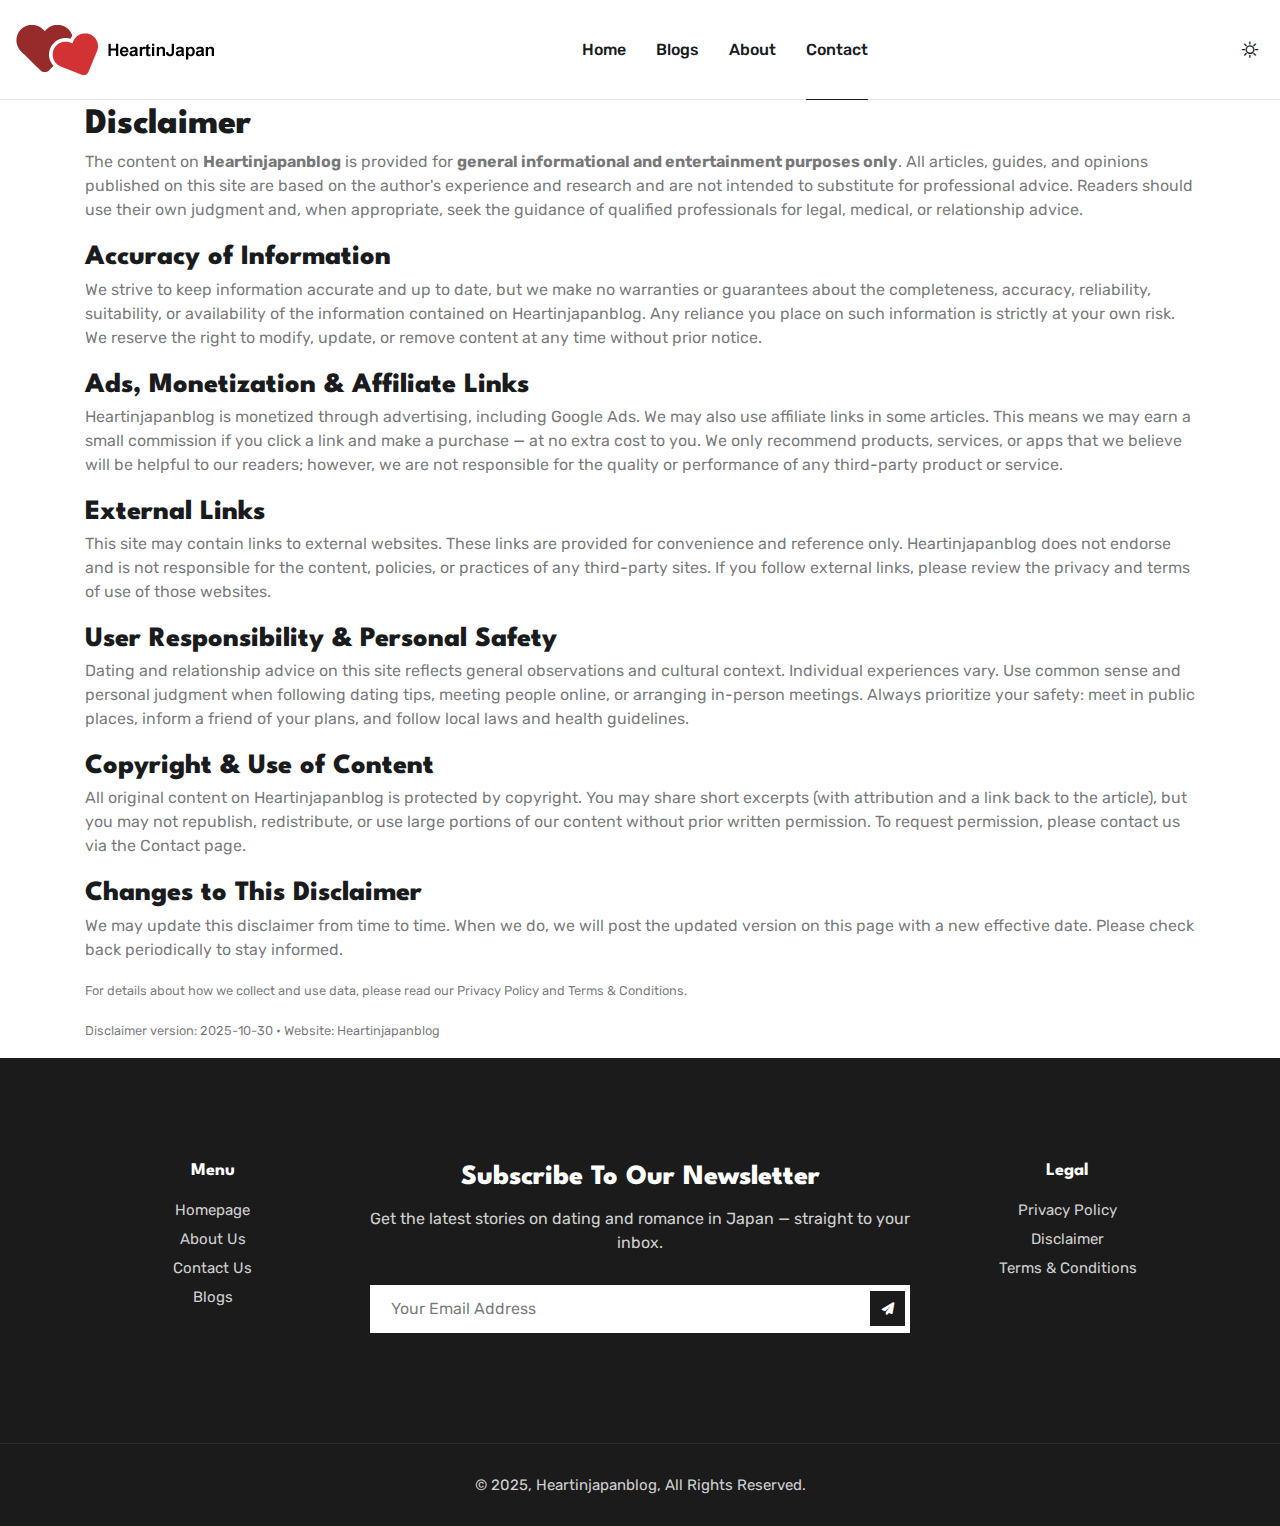
<file: disclaimer.html>
<!doctype html>
<html lang="en">

<head>
    <!-- Meta -->
    <meta charset="UTF-8">
    <meta name="viewport" content="width=device-width, initial-scale=1.0">
    <meta http-equiv="X-UA-Compatible" content="ie=edge">

    <!-- favicon -->
    <link rel="icon" sizes="16x16" href="assets/img/favicon.png">

    <!-- Title -->
    <title> Heartinjapanblog - Disclaimer </title>

    <!-- CSS Plugins -->
    <link rel="stylesheet" href="assets/css/bootstrap.min.css">
    <link rel="stylesheet" href="assets/css/owl.carousel.css">
    <link rel="stylesheet" href="assets/css/line-awesome.min.css">
    <link rel="stylesheet" href="assets/css/fontawesome.css">

    <!-- main style -->
    <link rel="stylesheet" href="assets/css/style.css">
    <link rel="stylesheet" href="assets/css/custom.css">
</head>

<body>
    <!-- Header-->
    <header class="header navbar-expand-lg fixed-top ">
        <div class="container-wrap2 ">
            <div class="header-area">
                <!--logo-->
                <div class="logo">
                    <a href="index.html">
                        <img src="assets/img/logo/logo-dark.png" alt="" class="logo-dark">
                        <img src="assets/img/logo/logo-white.png" alt="" class="logo-white">
                    </a>
                </div>
                <!--/-->
                <div class="header-navbar">
                    <nav class="navbar">
                        <!--navbar-collapse-->
                        <div class="collapse navbar-collapse" id="main_nav">
                            <ul class="navbar-nav ">
                                <li class="nav-item">
                                    <a class="nav-link " href="index.html"> Home </a>
                                </li>

                                <li class="nav-item">
                                    <a class="nav-link" href="blog.html"> Blogs </a>
                                </li>
                                <li class="nav-item">
                                    <a class="nav-link" href="about.html"> About </a>
                                </li>
                                <li class="nav-item ">
                                    <a class="nav-link active" href="contact.html"> contact </a>
                                </li>
                            </ul>
                        </div>
                        <!--/-->
                    </nav>
                </div>

                <!--header-right-->
                <div class="header-right ">
                    <!--theme-switch-->
                    <div class="theme-switch-wrapper">
                        <label class="theme-switch" for="checkbox">
                            <input type="checkbox" id="checkbox" />
                            <span class="slider round ">
                                <i class="lar la-sun icon-light"></i>
                                <i class="lar la-moon icon-dark"></i>
                            </span>
                        </label>
                    </div>
                    <!--navbar-toggler-->
                    <button class="navbar-toggler" type="button" data-toggle="collapse" data-target="#main_nav"
                        aria-expanded="false" aria-label="Toggle navigation">
                        <span class="navbar-toggler-icon"></span>
                    </button>
                    <!--/-->
                </div>
            </div>
        </div>
    </header>

    <!-- DISCLAIMER SECTION — Paste into your site where appropriate -->
    <section id="disclaimer" class="site-disclaimer container" style="padding-top: 100px;">
        <div class="disclaimer-inner">
            <h2>Disclaimer</h2>
            <p>
                The content on <strong>Heartinjapanblog</strong> is provided for <strong>general informational and
                    entertainment
                    purposes only</strong>.
                All articles, guides, and opinions published on this site are based on the author's experience and
                research and are not intended
                to substitute for professional advice. Readers should use their own judgment and, when appropriate, seek
                the guidance of qualified
                professionals for legal, medical, or relationship advice.
            </p>

            <h3>Accuracy of Information</h3>
            <p>
                We strive to keep information accurate and up to date, but we make no warranties or guarantees about the
                completeness,
                accuracy, reliability, suitability, or availability of the information contained on Heartinjapanblog.
                Any reliance
                you place on such information
                is strictly at your own risk. We reserve the right to modify, update, or remove content at any time
                without prior notice.
            </p>

            <h3>Ads, Monetization & Affiliate Links</h3>
            <p>
                Heartinjapanblog is monetized through advertising, including Google Ads. We may also use affiliate links
                in some
                articles. This means
                we may earn a small commission if you click a link and make a purchase — at no extra cost to you. We
                only recommend products,
                services, or apps that we believe will be helpful to our readers; however, we are not responsible for
                the quality or performance
                of any third-party product or service.
            </p>

            <h3>External Links</h3>
            <p>
                This site may contain links to external websites. These links are provided for convenience and reference
                only. Heartinjapanblog does not
                endorse and is not responsible for the content, policies, or practices of any third-party sites. If you
                follow external links,
                please review the privacy and terms of use of those websites.
            </p>

            <h3>User Responsibility & Personal Safety</h3>
            <p>
                Dating and relationship advice on this site reflects general observations and cultural context.
                Individual experiences vary.
                Use common sense and personal judgment when following dating tips, meeting people online, or arranging
                in-person meetings. Always
                prioritize your safety: meet in public places, inform a friend of your plans, and follow local laws and
                health guidelines.
            </p>

            <h3>Copyright & Use of Content</h3>
            <p>
                All original content on Heartinjapanblog is protected by copyright. You may share short excerpts (with
                attribution
                and a link back to the article),
                but you may not republish, redistribute, or use large portions of our content without prior written
                permission. To request permission,
                please contact us via the <a href="contact.html">Contact</a> page.
            </p>

            <h3>Changes to This Disclaimer</h3>
            <p>
                We may update this disclaimer from time to time. When we do, we will post the updated version on this
                page with a new effective date.
                Please check back periodically to stay informed.
            </p>

            <div class="disclaimer-footer">
                <p>
                    <small>
                        For details about how we collect and use data, please read our
                        <a href="privacy.html">Privacy Policy</a> and <a href="terms.html">Terms &amp;
                            Conditions</a>.
                    </small>
                </p>
                <p class="disclaimer-version">
                    <small>Disclaimer version: 2025-10-30 • Website: Heartinjapanblog</small>
                </p>
            </div>
        </div>
    </section>

    <!--
Notes for developer:
- Replace href values if your URLs are different.
- Add CSS classes or style the .site-disclaimer / .disclaimer-inner / .disclaimer-footer as needed.
-->


    <!--footer-->
    <div class="footer">
        <div class="footer-area">
            <div class="footer-area-content">
                <div class="container-fluid">
                    <div class="row ">
                        <div class="col-md-3">
                            <div class="menu">
                                <h6>Menu</h6>
                                <ul>
                                    <li><a href="index.html">Homepage</a></li>
                                    <li><a href="about.html">about us</a></li>
                                    <li><a href="contact.html">contact us</a></li>
                                    <li><a href="blog.html">Blogs</a></li>
                                </ul>
                            </div>
                        </div>
                        <div class="col-md-6">
                            <div class="newslettre">
                                <div class="newslettre-info">
                                    <h3>Subscribe To Our
                                        Newsletter</h3>
                                    <p>Get the latest stories on dating and romance in Japan — straight to your inbox.
                                    </p>
                                </div>

                                <form action="subscribe.php" method="post" class="newslettre-form">
                                    <div class="form-flex">
                                        <div class="form-group">
                                            <input type="email" class="form-control" name="email"
                                                placeholder="Your Email Address" required>
                                        </div>
                                        <button class="submit-btn" type="submit">
                                            <i class="fas fa-paper-plane"></i>
                                        </button>
                                    </div>
                                </form>

                                <!-- Message area -->
                                <div id="subscribe-message" style="margin-top:10px; font-weight:500;"></div>
                            </div>
                        </div>
                        <div class="col-md-3">
                            <div class="menu">
                                <h6>Legal</h6>
                                <ul>
                                    <li><a href="privacy.html">Privacy Policy</a></li>
                                    <li><a href="disclaimer.html">Disclaimer</a></li>
                                    <li><a href="terms.html">Terms & Conditions</a></li>
                                </ul>
                            </div>
                        </div>
                    </div>
                </div>
            </div>

            <div class="footer-area-copyright">
                <div class="container-fluid">
                    <div class="row">
                        <div class="col-lg-12">
                            <div class="copyright">
                                <p>© 2025, Heartinjapanblog, All Rights Reserved.</p>
                            </div>
                        </div>
                    </div>
                </div>
            </div>
        </div>
    </div>



    <!--Search-form-->
    <div class="search">
        <div class="container-fluid">
            <div class="row">
                <div class="col-lg-7 col-md-10 m-auto">
                    <div class="search-width">
                        <button type="button" class="close">
                            <i class="far fa-times"></i>
                        </button>
                        <form class="search-form" action="search.html">
                            <input type="search" value="" placeholder="What are you looking for?">
                            <button type="submit" class="search-btn"> search</button>
                        </form>
                    </div>
                </div>
            </div>
        </div>
    </div>


    <!-- jQuery first, then Popper.js, then Bootstrap JS -->
    <script>
        document.addEventListener("DOMContentLoaded", function () {
            const form = document.querySelector('.newslettre-form');
            const messageBox = document.getElementById('subscribe-message');

            if (!form) return;

            form.addEventListener('submit', function (e) {
                e.preventDefault(); // Prevent reload

                const formData = new FormData(form);

                fetch('subscribe.php', {
                    method: 'POST',
                    body: formData
                })
                    .then(res => res.json())
                    .then(data => {
                        // Set color and message
                        messageBox.textContent = data.message;
                        messageBox.style.color = data.status === 'success' ? 'green' : 'red';
                        messageBox.style.opacity = '1';

                        // Reset form if success
                        if (data.status === 'success') form.reset();

                        // Hide message after 3 seconds with fade
                        setTimeout(() => {
                            messageBox.style.transition = 'opacity 0.5s';
                            messageBox.style.opacity = '0';
                        }, 3000);
                    })
                    .catch(() => {
                        messageBox.textContent = 'Something went wrong. Please try again later.';
                        messageBox.style.color = 'red';
                        messageBox.style.opacity = '1';
                        setTimeout(() => {
                            messageBox.style.transition = 'opacity 0.5s';
                            messageBox.style.opacity = '0';
                        }, 3000);
                    });
            });
        });
    </script>
    <script src="assets/js/jquery.min.js"></script>
    <script src="assets/js/popper.min.js"></script>
    <script src="assets/js/bootstrap.min.js"></script>
    <!-- JS Plugins  -->
    <script src="assets/js/theia-sticky-sidebar.js"></script>
    <script src="assets/js/ajax-contact.js"></script>
    <script src="assets/js/owl.carousel.min.js"></script>
    <script src="assets/js/switch.js"></script>
    <script src="assets/js/jquery.marquee.js"></script>
    <!-- JS main  -->
    <script src="assets/js/main.js"></script>

</body>

</html>
</file>
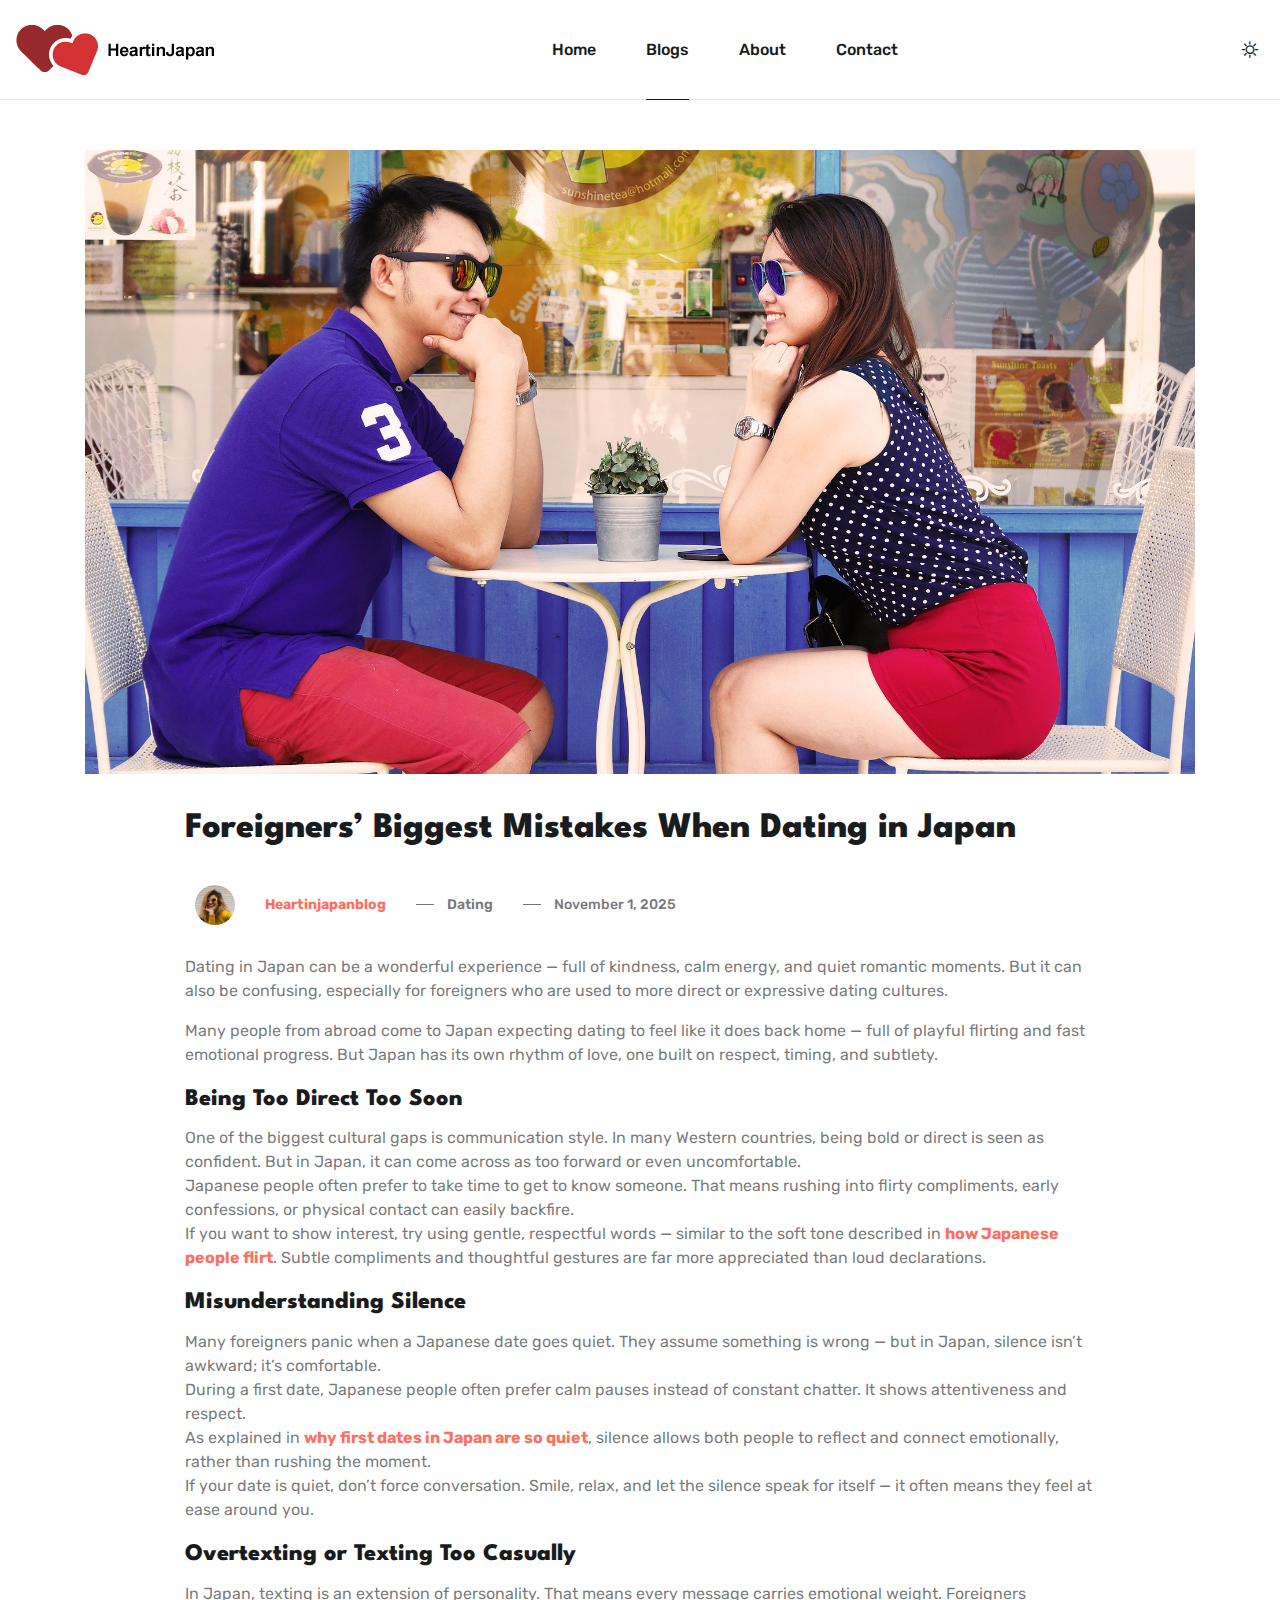
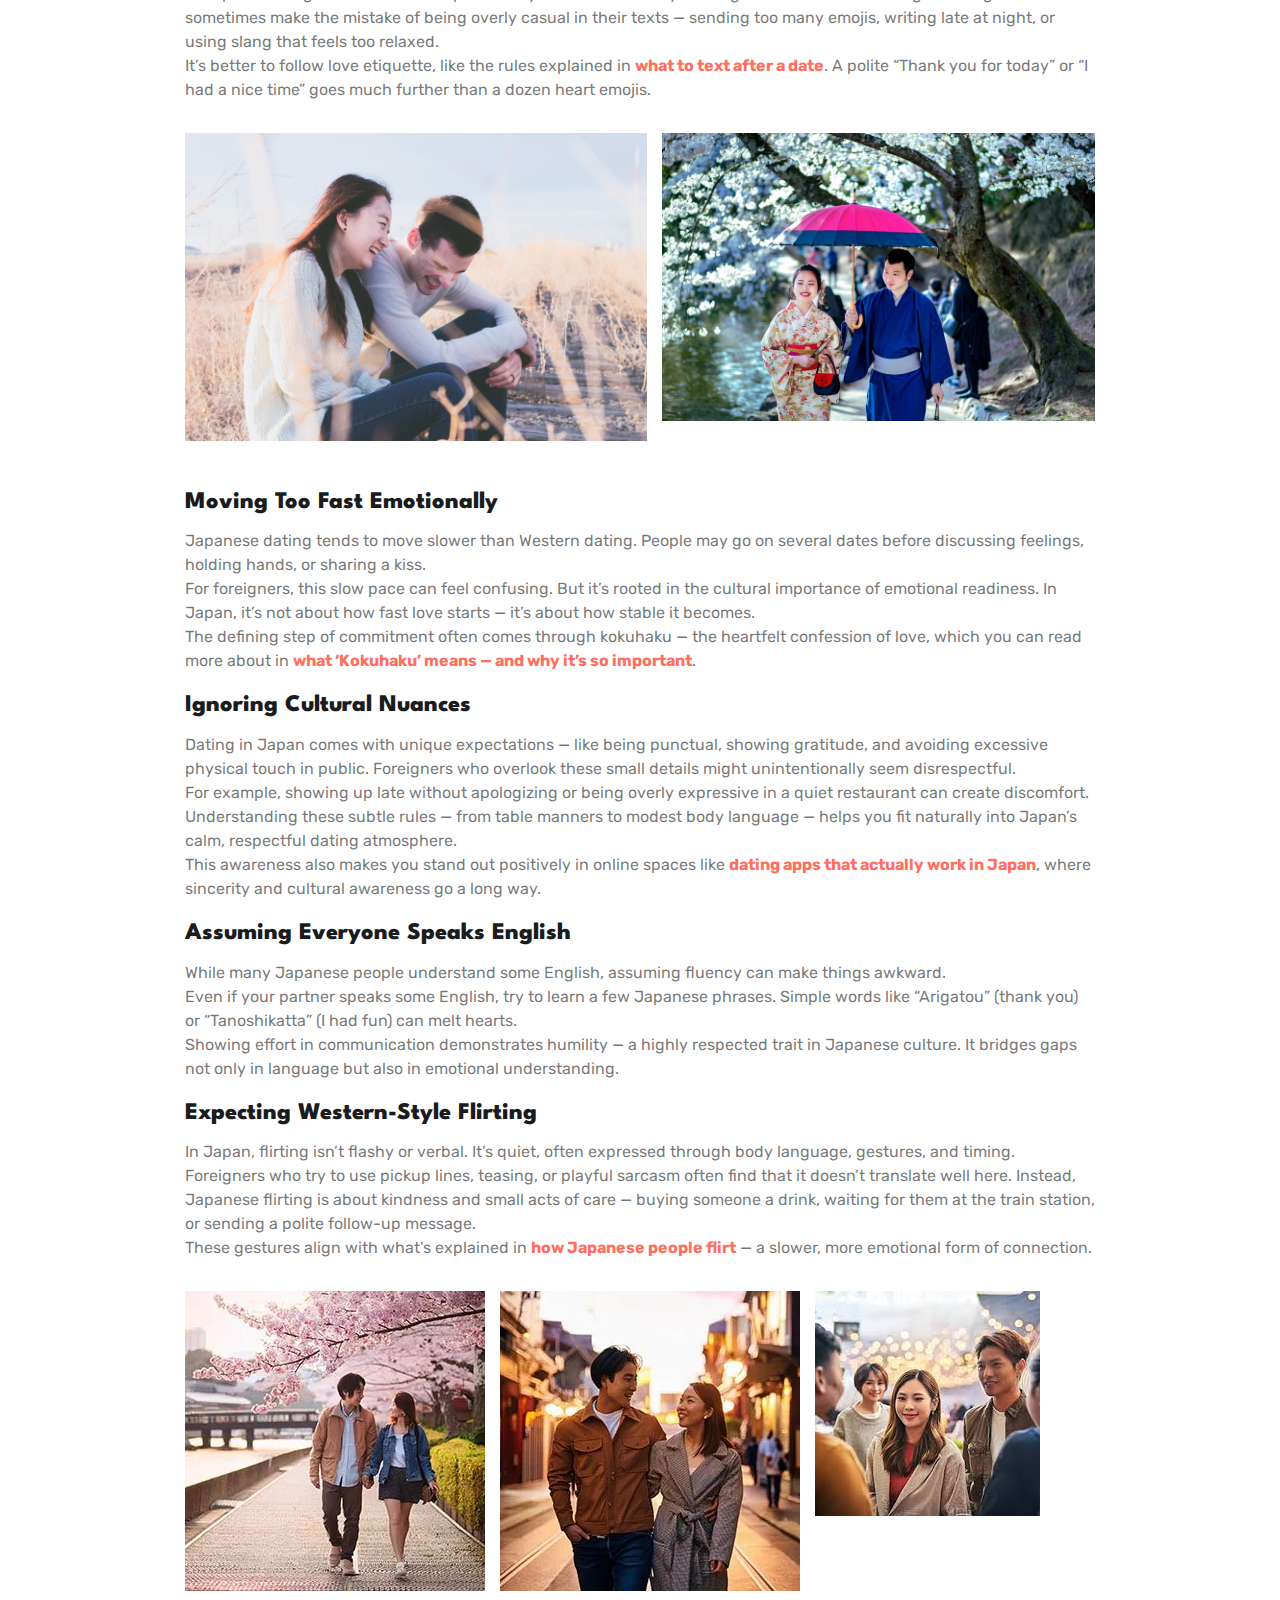
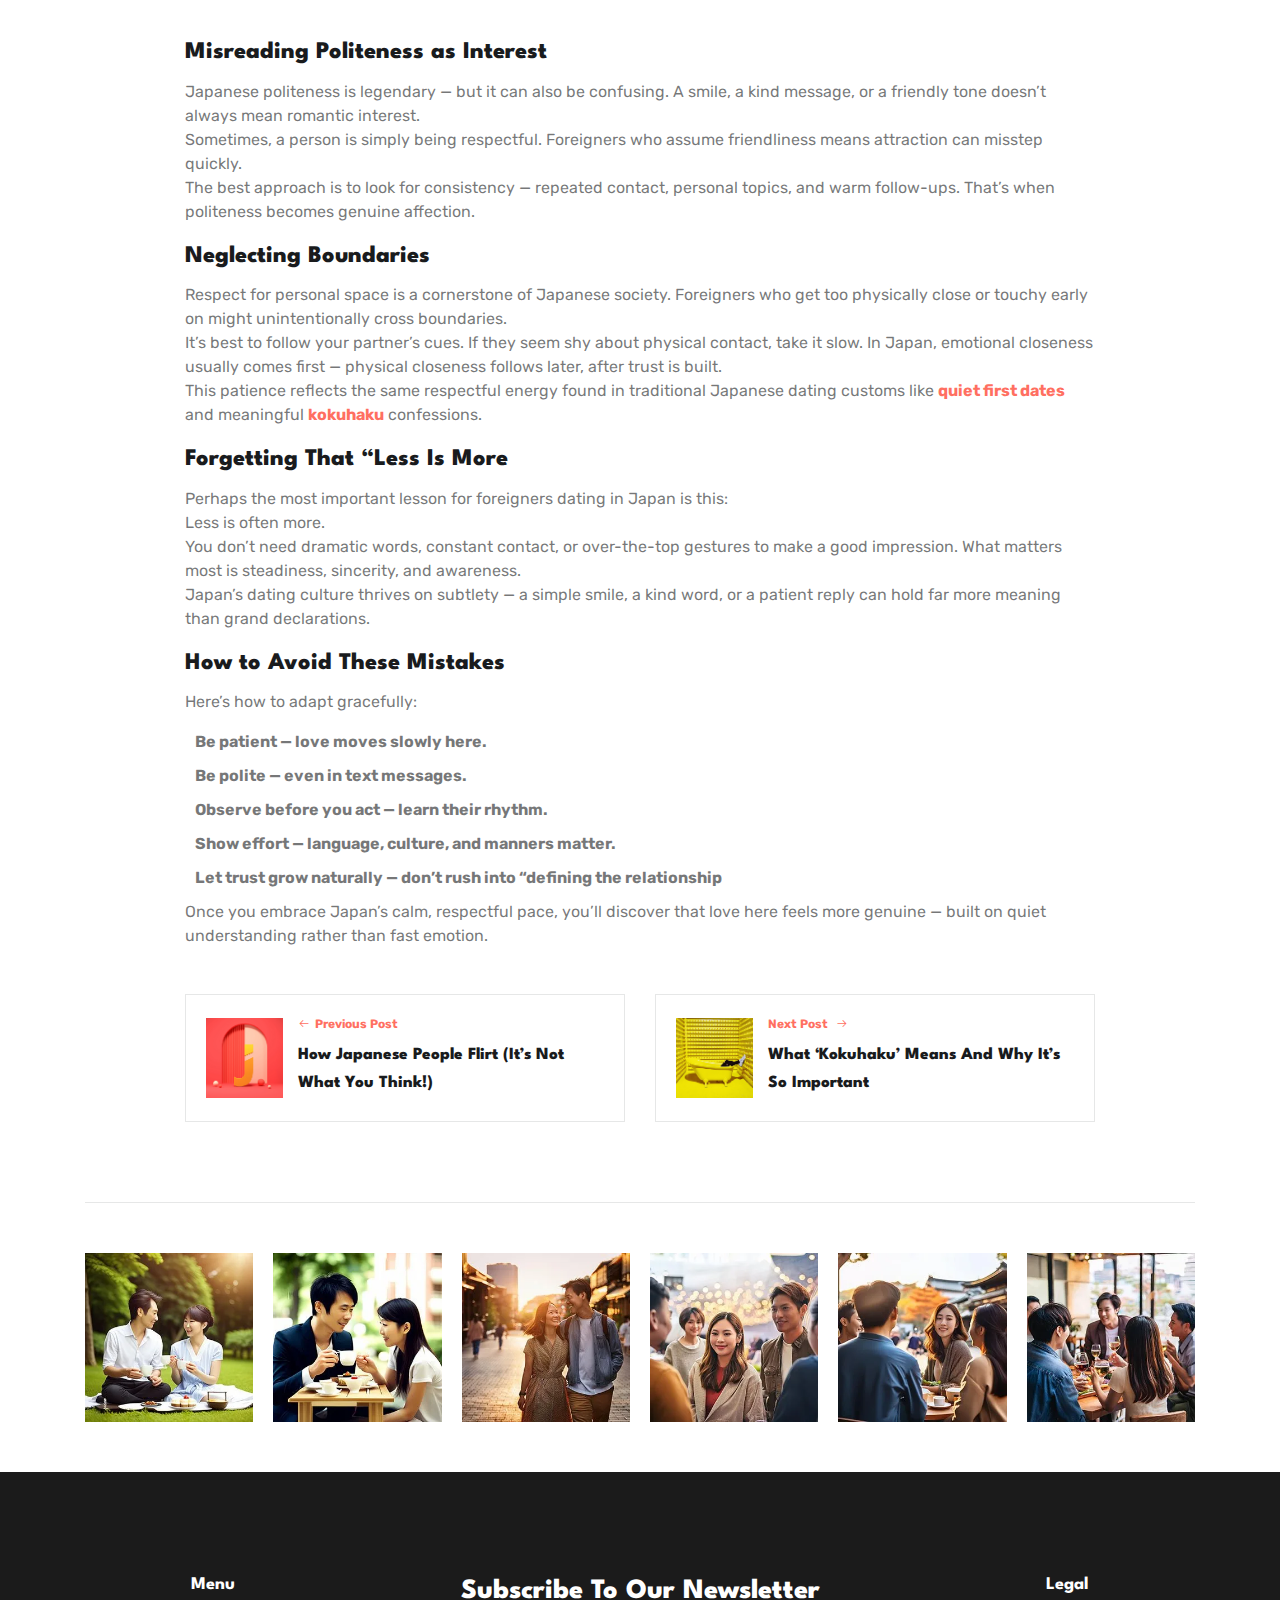
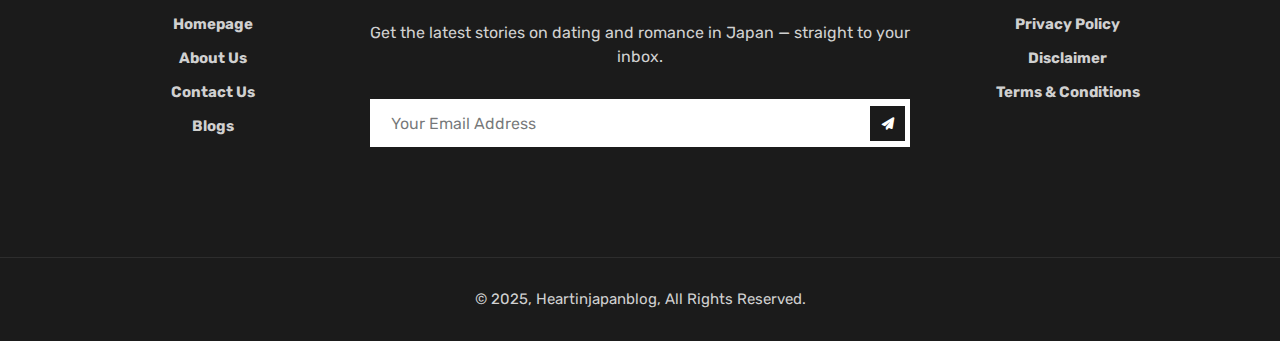
<file: Foreigners-biggest-mistakes.html>
<!doctype html>
<html lang="en">

<head>
    <!-- Meta -->
    <meta charset="UTF-8">
    <meta name="viewport" content="width=device-width, initial-scale=1.0">
    <meta http-equiv="X-UA-Compatible" content="ie=edge">

    <!-- favicon -->
    <link rel="icon" sizes="16x16" href="assets/img/favicon.png">

    <!-- Title -->
    <title> Heartinjapanblog - Foreigners’ Biggest Mistakes When Dating in Japan </title>

    <!-- CSS Plugins -->
    <link rel="stylesheet" href="assets/css/bootstrap.min.css">
    <link rel="stylesheet" href="assets/css/owl.carousel.css">
    <link rel="stylesheet" href="assets/css/line-awesome.min.css">
    <link rel="stylesheet" href="assets/css/fontawesome.css">

    <!-- main style -->
    <link rel="stylesheet" href="assets/css/style.css">
    <link rel="stylesheet" href="assets/css/custom.css">
    <style>
        a {
            color: #ff6f61;
            font-weight: bold;
        }

        a:hover {
            color: #ff3b2e;
            font-weight: bolder;
        }

        li {
            margin: 10px;
            font-weight: bold;
        }
    </style>
</head>

<body>

    <!-- Header-->
    <header class="header navbar-expand-lg fixed-top ">
        <div class="container-wrap2 ">
            <div class="header-area">
                <!--logo-->
                <div class="logo">
                    <a href="index.html">
                        <img src="assets/img/logo/logo-dark.png" alt="" class="logo-dark">
                        <img src="assets/img/logo/logo-white.png" alt="" class="logo-white">
                    </a>
                </div>
                <!--/-->
                <div class="header-navbar">
                    <nav class="navbar">
                        <!--navbar-collapse-->
                        <div class="collapse navbar-collapse" id="main_nav">
                            <ul class="navbar-nav ">
                                <li class="nav-item">
                                    <a class="nav-link " href="index.html"> Home </a>
                                </li>

                                <li class="nav-item">
                                    <a class="nav-link active" href="blog.html"> Blogs </a>
                                </li>
                                <li class="nav-item">
                                    <a class="nav-link" href="about.html"> About </a>
                                </li>
                                <li class="nav-item">
                                    <a class="nav-link" href="contact.html"> contact </a>
                                </li>
                            </ul>
                        </div>
                        <!--/-->
                    </nav>
                </div>

                <!--header-right-->
                <div class="header-right ">
                    <!--theme-switch-->
                    <div class="theme-switch-wrapper">
                        <label class="theme-switch" for="checkbox">
                            <input type="checkbox" id="checkbox" />
                            <span class="slider round ">
                                <i class="lar la-sun icon-light"></i>
                                <i class="lar la-moon icon-dark"></i>
                            </span>
                        </label>
                    </div>
                    <!--navbar-toggler-->
                    <button class="navbar-toggler" type="button" data-toggle="collapse" data-target="#main_nav"
                        aria-expanded="false" aria-label="Toggle navigation">
                        <span class="navbar-toggler-icon"></span>
                    </button>
                    <!--/-->
                </div>
            </div>
        </div>
    </header>


    <!--post-single-->
    <section class="post-single">
        <div class="container-fluid ">
            <div class="row ">
                <div class="col-lg-12">
                    <!--post-single-image-->
                    <div class="post-single-image">
                        <img src="assets/img/blog/18.jpg" alt="error" width="100%">
                    </div>

                    <div class="post-single-body">
                        <!--post-single-title-->
                        <div class="post-single-title">
                            <h2> Foreigners’ Biggest Mistakes When Dating in Japan</h2>
                            <ul class="entry-meta">
                                <li class="post-author-img"><img src="assets/img/author/1.jpg" alt=""></li>
                                <li class="post-author"> <a href="blog.html">Heartinjapanblog</a></li>
                                <li class="entry-cat"> <a href="blog.html" class="category-style-1 "> <span
                                            class="line"></span> Dating</a></li>
                                <li class="post-date"> <span class="line"></span> November 1, 2025</li>
                            </ul>

                        </div>

                        <!--post-single-content-->
                        <div class="post-single-content">
                            <p>
                                Dating in Japan can be a wonderful experience — full of kindness, calm energy, and quiet
                                romantic moments. But it can also be confusing, especially for foreigners who are used
                                to more direct or expressive dating cultures.
                            </p>
                            <p>Many people from abroad come to Japan expecting dating to feel like it does back home —
                                full of playful flirting and fast emotional progress. But Japan has its own rhythm of
                                love, one built on respect, timing, and subtlety.</p>

                            <h4> Being Too Direct Too Soon</h4>

                            <p>
                                One of the biggest cultural gaps is communication style.
                                In many Western countries, being bold or direct is seen as confident. But in Japan, it
                                can come across as too forward or even uncomfortable. <br>

                                Japanese people often prefer to take time to get to know someone. That means rushing
                                into flirty compliments, early confessions, or physical contact can easily backfire.
                                <br>

                                If you want to show interest, try using gentle, respectful words — similar to the soft
                                tone described in <a href="How-japanese-people-flirt.html">how
                                    Japanese people flirt</a>. Subtle compliments and thoughtful gestures are far more
                                appreciated than loud declarations.
                            </p>
                            <h4>Misunderstanding Silence</h4>
                            <p>
                                Many foreigners panic when a Japanese date goes quiet. They assume something is wrong —
                                but in Japan, silence isn’t awkward; it’s comfortable. <br>

                                During a first date, Japanese people often prefer calm pauses instead of constant
                                chatter. It shows attentiveness and respect. <br>

                                As explained in <a href="Why-first-dates-in-japan-are-so-quiet.html">why first dates in
                                    Japan are so quiet</a>, silence allows both people to reflect and connect
                                emotionally, rather than rushing the moment. <br>

                                If your date is quiet, don’t force conversation. Smile, relax, and let the silence speak
                                for itself — it often means they feel at ease around you.</p>
                            <h4> Overtexting or Texting Too Casually</h4>

                            <p><span>In Japan, texting is an extension of personality.</span>
                                <span>That means every message carries emotional weight.</span>
                                Foreigners sometimes make the mistake of being overly casual in their texts — sending
                                too many emojis, writing late at night, or using slang that feels too relaxed. <br>

                                It’s better to follow love etiquette, like the rules explained in <a
                                    href="Love-etiquette-what-to-text-after-a-date.html">what to text after a date</a>.
                                A
                                polite “Thank you for today” or “I had a nice time” goes much further than a dozen heart
                                emojis.
                            </p>
                            <div class="image-groupe">
                                <div class="image">
                                    <img src="assets/img/blog/25.jpg" alt="">

                                </div>
                                <div class="image">
                                    <img src="assets/img/blog/21.jpg" alt="">

                                </div>
                            </div>
                            <h4>Moving Too Fast Emotionally</h4>
                            <p>Japanese dating tends to move slower than Western dating.
                                People may go on several dates before discussing feelings, holding hands, or sharing a
                                kiss. <br>

                                For foreigners, this slow pace can feel confusing. But it’s rooted in the cultural
                                importance of emotional readiness.
                                In Japan, it’s not about how fast love starts — it’s about how stable it becomes. <br>

                                The defining step of commitment often comes through kokuhaku — the heartfelt confession
                                of love, which you can read more about in <a href="What-kokuhaku-means.html">what
                                    ‘Kokuhaku’ means — and why
                                    it’s so important</a>.</p>
                            <h4>Ignoring Cultural Nuances</h4>
                            <p>Dating in Japan comes with unique expectations — like being punctual, showing gratitude,
                                and avoiding excessive physical touch in public.
                                Foreigners who overlook these small details might unintentionally seem disrespectful.
                                <br>

                                For example, showing up late without apologizing or being overly expressive in a quiet
                                restaurant can create discomfort. <br>

                                Understanding these subtle rules — from table manners to modest body language — helps
                                you fit naturally into Japan’s calm, respectful dating atmosphere. <br>

                                This awareness also makes you stand out positively in online spaces like <a
                                    href="Dating-apps-that-actually-work-in-japan.html">dating apps that
                                    actually work in Japan</a>, where sincerity and cultural awareness go a long way.
                            </p>
                            <h4> Assuming Everyone Speaks English </h4>

                            <p>
                                While many Japanese people understand some English, assuming fluency can make things
                                awkward. <br>

                                Even if your partner speaks some English, try to learn a few Japanese phrases. Simple
                                words like “Arigatou” (thank you) or “Tanoshikatta” (I had fun) can melt hearts. <br>

                                Showing effort in communication demonstrates humility — a highly respected trait in
                                Japanese culture. It bridges gaps not only in language but also in emotional
                                understanding.
                            </p>
                            <h4>Expecting Western-Style Flirting</h4>
                            <p>
                                In Japan, flirting isn’t flashy or verbal. It’s quiet, often expressed through body
                                language, gestures, and timing. <br>

                                Foreigners who try to use pickup lines, teasing, or playful sarcasm often find that it
                                doesn’t translate well here. Instead, Japanese flirting is about kindness and small acts
                                of care — buying someone a drink, waiting for them at the train station, or sending a
                                polite follow-up message. <br>

                                These gestures align with what’s explained in <a
                                    href="How-japanese-people-flirt.html">how Japanese people
                                    flirt</a> — a slower, more emotional form of connection.</p>
                            <div class="image-groupe">
                                <div class="image">
                                    <img src="assets/img/blog/13.jpg" alt="">

                                </div>
                                <div class="image">
                                    <img src="assets/img/blog/3.jpg" alt="">

                                </div>
                                <div class="image">
                                    <img src="assets/img/blog/11.jpg" alt="">

                                </div>
                            </div>
                            <h4>Misreading Politeness as Interest</h4>
                            <p>
                                Japanese politeness is legendary — but it can also be confusing.
                                A smile, a kind message, or a friendly tone doesn’t always mean romantic interest. <br>

                                Sometimes, a person is simply being respectful.
                                Foreigners who assume friendliness means attraction can misstep quickly. <br>

                                The best approach is to look for consistency — repeated contact, personal topics, and
                                warm follow-ups. That’s when politeness becomes genuine affection.</p>
                            <h4>Neglecting Boundaries</h4>
                            <p>Respect for personal space is a cornerstone of Japanese society.
                                Foreigners who get too physically close or touchy early on might unintentionally cross
                                boundaries. <br>

                                It’s best to follow your partner’s cues. If they seem shy about physical contact, take
                                it slow.
                                In Japan, emotional closeness usually comes first — physical closeness follows later,
                                after trust is built. <br>

                                This patience reflects the same respectful energy found in traditional Japanese dating
                                customs like <a href="Why-first-dates-in-japan-are-so-quiet.html">quiet first dates</a>
                                and
                                meaningful <a href="What-kokuhaku-means.html">kokuhaku</a>
                                confessions.</p>
                            <h4>Forgetting That “Less Is More</h4>
                            <p>Perhaps the most important lesson for foreigners dating in Japan is this: <br>
                                Less is often more. <br>

                                You don’t need dramatic words, constant contact, or over-the-top gestures to make a good
                                impression. What matters most is steadiness, sincerity, and awareness. <br>

                                Japan’s dating culture thrives on subtlety — a simple smile, a kind word, or a patient
                                reply can hold far more meaning than grand declarations.
                            </p>
                            <h4>How to Avoid These Mistakes</h4>
                            <p>Here’s how to adapt gracefully:</p>
                            <ul>
                                <li>Be patient — love moves slowly here.</li>
                                <li>Be polite — even in text messages.</li>
                                <li>Observe before you act — learn their rhythm.</li>
                                <li>Show effort — language, culture, and manners matter.</li>
                                <li>Let trust grow naturally — don’t rush into “defining the relationship</li>
                            </ul>
                            <p>Once you embrace Japan’s calm, respectful pace, you’ll discover that love here feels more
                                genuine — built on quiet understanding rather than fast emotion.</p>
                        </div>


                        <!--post-single-Related posts-->
                        <div class="post-single-next-previous">
                            <div class="row ">
                                <!--prevvious post-->
                                <div class="col-md-6">
                                    <div class="small-post">
                                        <div class="small-post-image">
                                            <a href="How-japanese-people-flirt.html">
                                                <img src="assets/img/blog/1.jpg" alt="...">
                                            </a>
                                        </div>

                                        <div class="small-post-content">
                                            <small> <a href="How-japanese-people-flirt.html"> <i
                                                        class="las la-arrow-left"></i>Previous post</a></small>

                                            <p>
                                                <a href="How-japanese-people-flirt.html">How Japanese People Flirt (It’s
                                                    Not What You Think!)</a>
                                            </p>
                                        </div>
                                    </div>
                                </div>
                                <!--/-->

                                <!--next post-->
                                <div class="col-md-6">
                                    <div class="small-post">
                                        <div class="small-post-image">
                                            <a href="What-kokuhaku-means.html">
                                                <img src="assets/img/blog/2.jpg" alt="...">
                                            </a>
                                        </div>

                                        <div class="small-post-content">
                                            <small> <a href="What-kokuhaku-means.html">Next post <i
                                                        class="las la-arrow-right"></i></a> </small>
                                            <p>
                                                <a href="What-kokuhaku-means.html">What ‘Kokuhaku’ Means And Why It’s
                                                    So Important</a>
                                            </p>
                                        </div>
                                    </div>
                                </div>
                                <!--/-->
                            </div>
                        </div>

                    </div>
                </div>
            </div>
        </div>
    </section>

    <!--instagram-->
    <div class="instagram">
        <div class="container-fluid">
            <div class="instagram-area">
                <div class="instagram-list">
                    <div class="instagram-item">
                        <a href="#">
                            <img src="assets/img/instagram/1.jpg" alt="">
                            <div class="icon">

                            </div>
                        </a>
                    </div>

                    <div class="instagram-item">
                        <a href="#">
                            <img src="assets/img/instagram/2.jpg" alt="">
                            <div class="icon">

                            </div>
                        </a>
                    </div>
                    <div class="instagram-item">
                        <a href="#">
                            <img src="assets/img/instagram/3.jpg" alt="">
                            <div class="icon">

                            </div>
                        </a>
                    </div>
                    <div class="instagram-item">
                        <a href="#">
                            <img src="assets/img/instagram/4.jpg" alt="">
                            <div class="icon">

                            </div>
                        </a>
                    </div>
                    <div class="instagram-item">
                        <a href="#">
                            <img src="assets/img/instagram/5.jpg" alt="">
                            <div class="icon">

                            </div>
                        </a>
                    </div>
                    <div class="instagram-item">
                        <a href="#">
                            <img src="assets/img/instagram/6.jpg" alt="">
                            <div class="icon">

                            </div>
                        </a>
                    </div>
                </div>
            </div>
        </div>
    </div>



    <!--footer-->
    <div class="footer">
        <div class="footer-area">
            <div class="footer-area-content">
                <div class="container-fluid">
                    <div class="row ">
                        <div class="col-md-3">
                            <div class="menu">
                                <h6>Menu</h6>
                                <ul>
                                    <li><a href="index.html">Homepage</a></li>
                                    <li><a href="about.html">about us</a></li>
                                    <li><a href="contact.html">contact us</a></li>
                                    <li><a href="blog.html">Blogs</a></li>
                                </ul>
                            </div>
                        </div>
                        <div class="col-md-6">
                            <div class="newslettre">
                                <div class="newslettre-info">
                                    <h3>Subscribe To Our
                                        Newsletter</h3>
                                    <p>Get the latest stories on dating and romance in Japan — straight to your inbox.
                                    </p>
                                </div>

                                <form action="subscribe.php" method="post" class="newslettre-form">
                                    <div class="form-flex">
                                        <div class="form-group">
                                            <input type="email" class="form-control" name="email"
                                                placeholder="Your Email Address" required>
                                        </div>
                                        <button class="submit-btn" type="submit">
                                            <i class="fas fa-paper-plane"></i>
                                        </button>
                                    </div>
                                </form>

                                <!-- Message area -->
                                <div id="subscribe-message" style="margin-top:10px; font-weight:500;"></div>
                            </div>
                        </div>
                        <div class="col-md-3">
                            <div class="menu">
                                <h6>Legal</h6>
                                <ul>
                                    <li><a href="privacy.html">Privacy Policy</a></li>
                                    <li><a href="disclaimer.html">Disclaimer</a></li>
                                    <li><a href="terms.html">Terms & Conditions</a></li>
                                </ul>
                            </div>
                        </div>
                    </div>
                </div>
            </div>

            <div class="footer-area-copyright">
                <div class="container-fluid">
                    <div class="row">
                        <div class="col-lg-12">
                            <div class="copyright">
                                <p>© 2025, Heartinjapanblog, All Rights Reserved.</p>
                            </div>
                        </div>
                    </div>
                </div>
            </div>
        </div>
    </div>


    <!--Back-to-top-->
    <div class="back">
        <a href="#" class="back-top">
            <i class="las la-long-arrow-alt-up"></i>
        </a>
    </div>


    <!--Search-form-->
    <div class="search">
        <div class="container-fluid">
            <div class="row">
                <div class="col-lg-7 col-md-10 m-auto">
                    <div class="search-width">
                        <button type="button" class="close">
                            <i class="far fa-times"></i>
                        </button>
                        <form class="search-form" action="search.html">
                            <input type="search" value="" placeholder="What are you looking for?">
                            <button type="submit" class="search-btn"> search</button>
                        </form>
                    </div>
                </div>
            </div>
        </div>
    </div>


    <!-- jQuery first, then Popper.js, then Bootstrap JS -->
    <script>
        document.addEventListener("DOMContentLoaded", function () {
            const form = document.querySelector('.newslettre-form');
            const messageBox = document.getElementById('subscribe-message');

            if (!form) return;

            form.addEventListener('submit', function (e) {
                e.preventDefault(); // Prevent reload

                const formData = new FormData(form);

                fetch('subscribe.php', {
                    method: 'POST',
                    body: formData
                })
                    .then(res => res.json())
                    .then(data => {
                        // Set color and message
                        messageBox.textContent = data.message;
                        messageBox.style.color = data.status === 'success' ? 'green' : 'red';
                        messageBox.style.opacity = '1';

                        // Reset form if success
                        if (data.status === 'success') form.reset();

                        // Hide message after 3 seconds with fade
                        setTimeout(() => {
                            messageBox.style.transition = 'opacity 0.5s';
                            messageBox.style.opacity = '0';
                        }, 3000);
                    })
                    .catch(() => {
                        messageBox.textContent = 'Something went wrong. Please try again later.';
                        messageBox.style.color = 'red';
                        messageBox.style.opacity = '1';
                        setTimeout(() => {
                            messageBox.style.transition = 'opacity 0.5s';
                            messageBox.style.opacity = '0';
                        }, 3000);
                    });
            });
        });
    </script>
    <script src="assets/js/jquery.min.js"></script>
    <script src="assets/js/popper.min.js"></script>
    <script src="assets/js/bootstrap.min.js"></script>

    <!-- JS Plugins  -->
    <script src="assets/js/theia-sticky-sidebar.js"></script>
    <script src="assets/js/ajax-contact.js"></script>
    <script src="assets/js/owl.carousel.min.js"></script>
    <script src="assets/js/switch.js"></script>
    <script src="assets/js/jquery.marquee.js"></script>

    <!-- JS main  -->
    <script src="assets/js/main.js"></script>

</body>

</html>
</file>
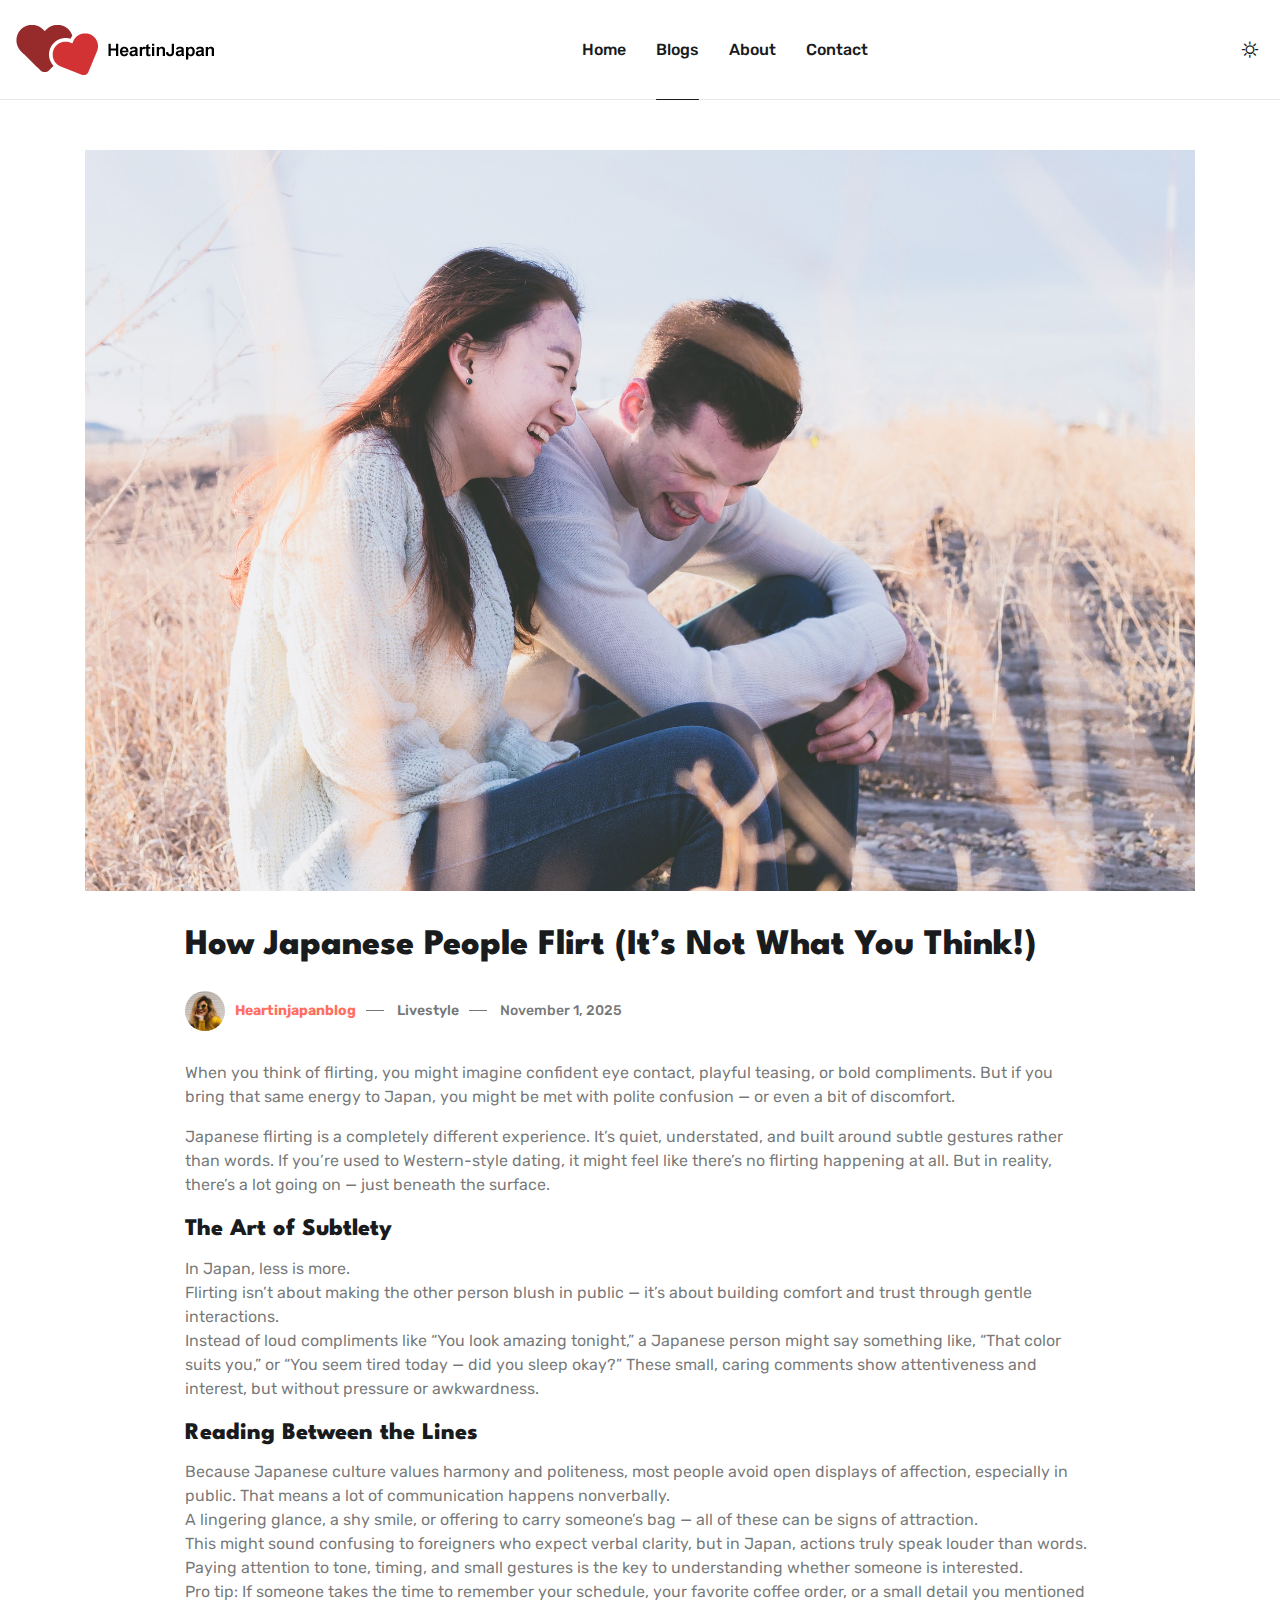
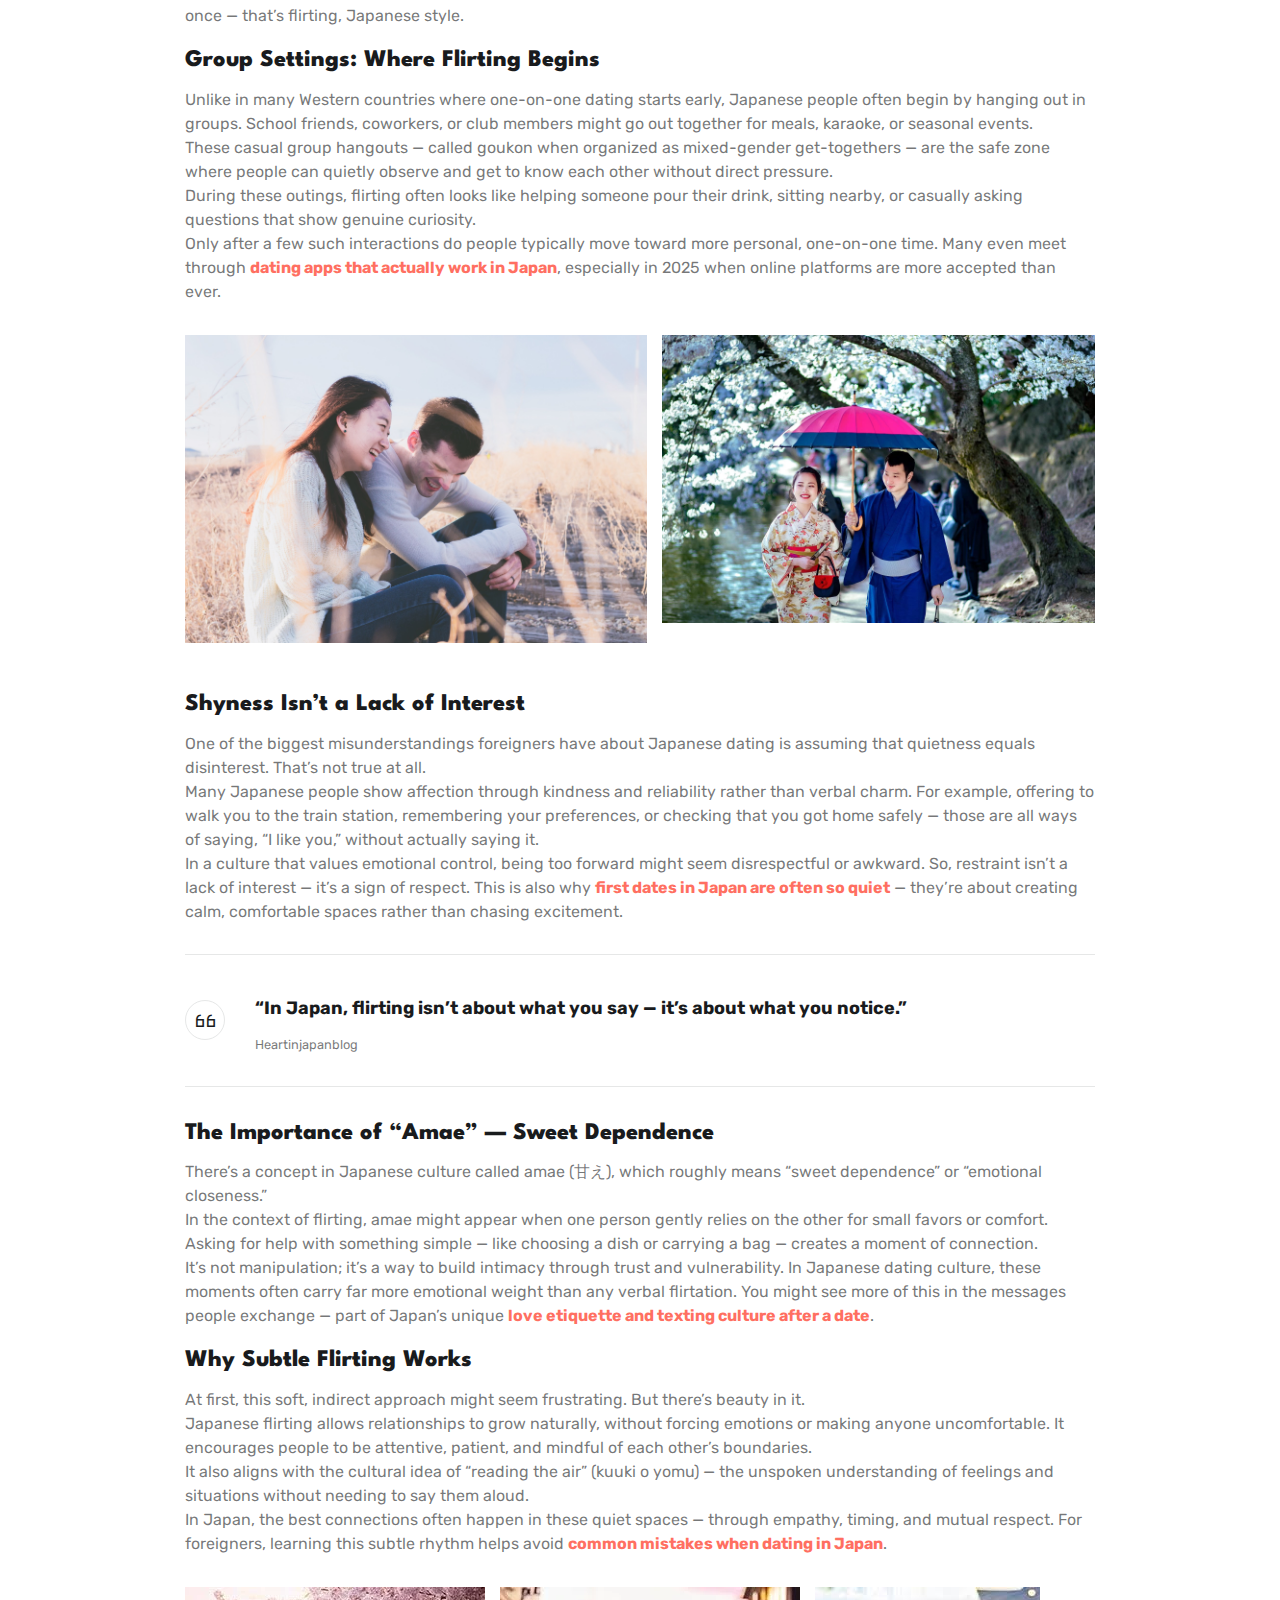
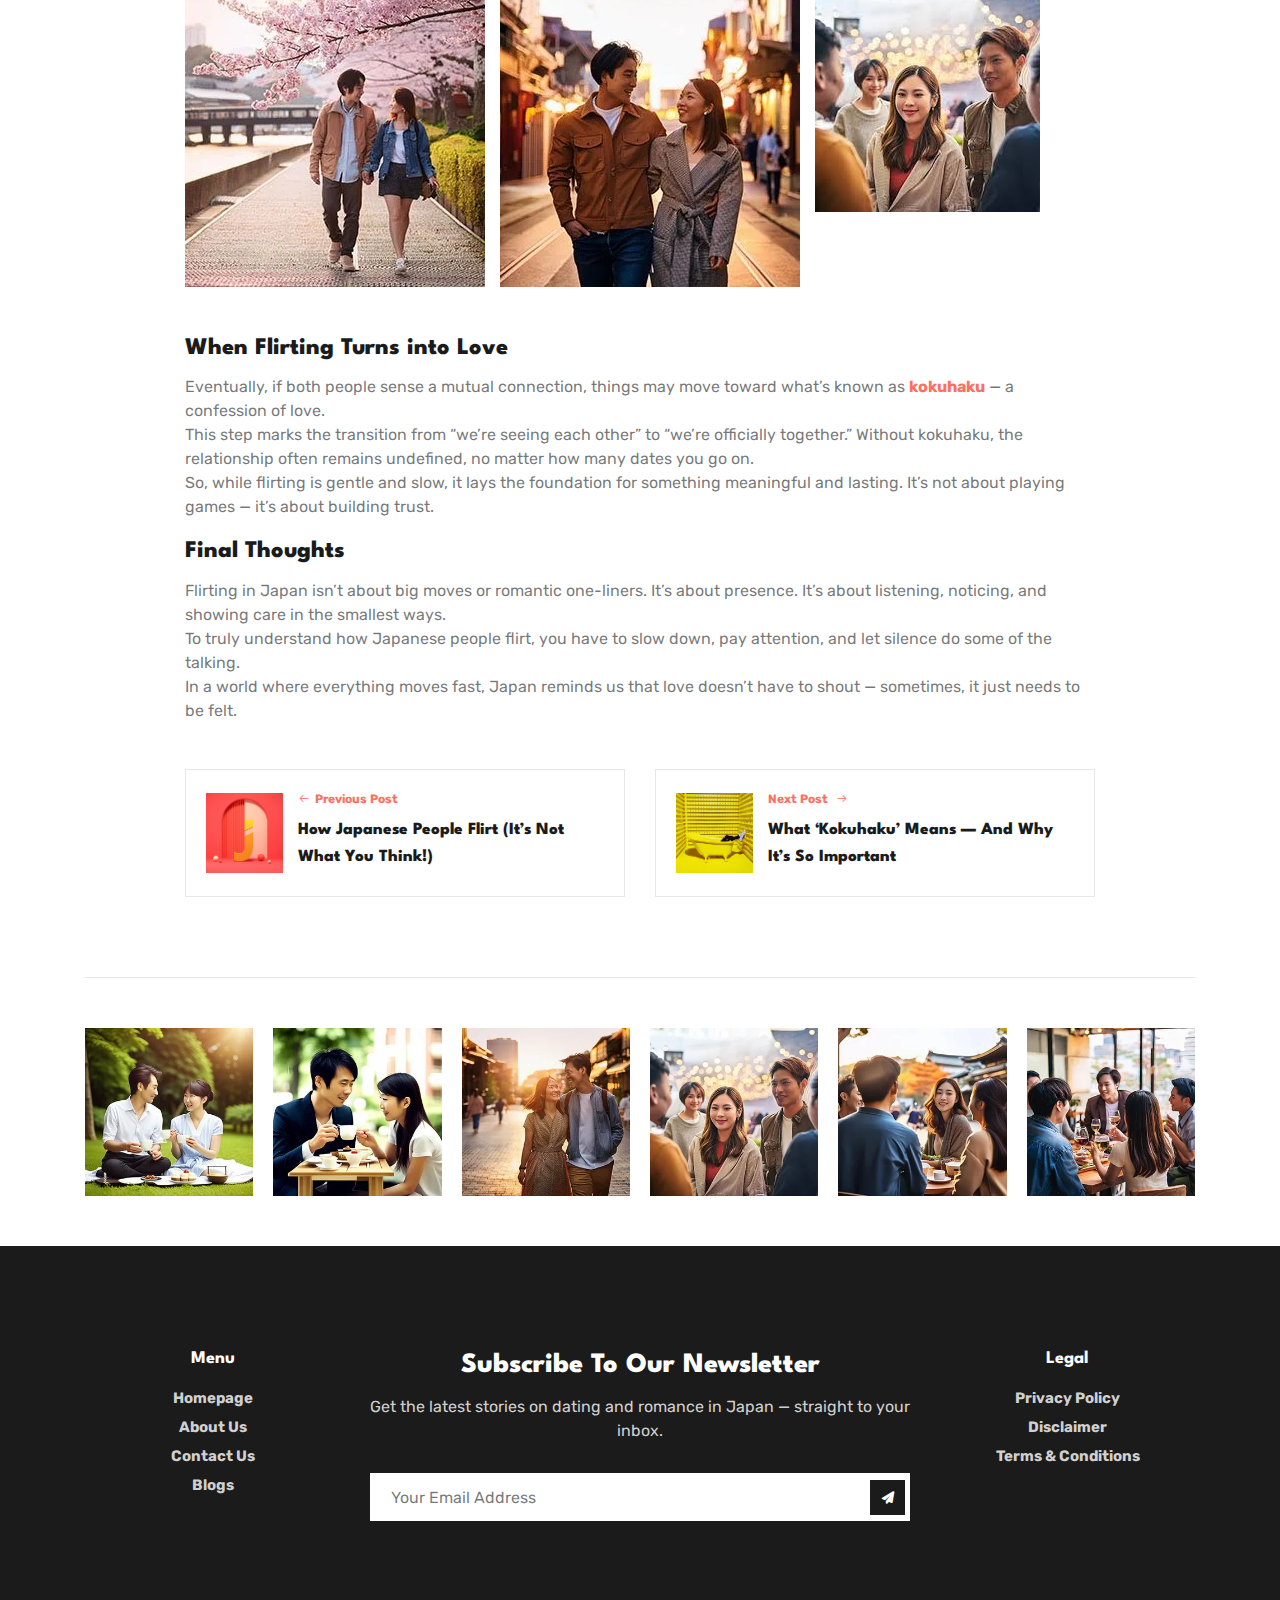
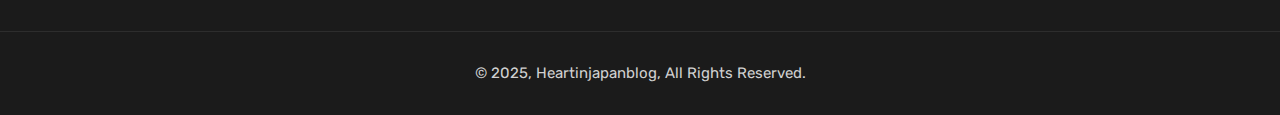
<file: How-japanese-people-flirt.html>
<!doctype html>
<html lang="en">

<head>
    <!-- Meta -->
    <meta charset="UTF-8">
    <meta name="viewport" content="width=device-width, initial-scale=1.0">
    <meta http-equiv="X-UA-Compatible" content="ie=edge">

    <!-- favicon -->
    <link rel="icon" sizes="16x16" href="assets/img/favicon.png">

    <!-- Title -->
    <title> Heartinjapanblog - How Japanese People Flirt </title>

    <!-- CSS Plugins -->
    <link rel="stylesheet" href="assets/css/bootstrap.min.css">
    <link rel="stylesheet" href="assets/css/owl.carousel.css">
    <link rel="stylesheet" href="assets/css/line-awesome.min.css">
    <link rel="stylesheet" href="assets/css/fontawesome.css">

    <!-- main style -->
    <link rel="stylesheet" href="assets/css/style.css">
    <link rel="stylesheet" href="assets/css/custom.css">
    <style>
        a {
            color: #ff6f61;
            font-weight: bold;
        }

        a:hover {
            color: #ff3b2e;
            font-weight: bolder;
        }
    </style>
</head>

<body>

    <!-- Header-->
    <header class="header navbar-expand-lg fixed-top ">
        <div class="container-wrap2 ">
            <div class="header-area">
                <!--logo-->
                <div class="logo">
                    <a href="index.html">
                        <img src="assets/img/logo/logo-dark.png" alt="" class="logo-dark">
                        <img src="assets/img/logo/logo-white.png" alt="" class="logo-white">
                    </a>
                </div>
                <!--/-->
                <div class="header-navbar">
                    <nav class="navbar">
                        <!--navbar-collapse-->
                        <div class="collapse navbar-collapse" id="main_nav">
                            <ul class="navbar-nav ">
                                <li class="nav-item">
                                    <a class="nav-link " href="index.html"> Home </a>
                                </li>

                                <li class="nav-item">
                                    <a class="nav-link active" href="blog.html"> Blogs </a>
                                </li>
                                <li class="nav-item">
                                    <a class="nav-link" href="about.html"> About </a>
                                </li>
                                <li class="nav-item">
                                    <a class="nav-link" href="contact.html"> contact </a>
                                </li>
                            </ul>
                        </div>
                        <!--/-->
                    </nav>
                </div>

                <!--header-right-->
                <div class="header-right ">
                    <!--theme-switch-->
                    <div class="theme-switch-wrapper">
                        <label class="theme-switch" for="checkbox">
                            <input type="checkbox" id="checkbox" />
                            <span class="slider round ">
                                <i class="lar la-sun icon-light"></i>
                                <i class="lar la-moon icon-dark"></i>
                            </span>
                        </label>
                    </div>
                    <!--navbar-toggler-->
                    <button class="navbar-toggler" type="button" data-toggle="collapse" data-target="#main_nav"
                        aria-expanded="false" aria-label="Toggle navigation">
                        <span class="navbar-toggler-icon"></span>
                    </button>
                    <!--/-->
                </div>
            </div>
        </div>
    </header>


    <!--post-single-->
    <section class="post-single">
        <div class="container-fluid ">
            <div class="row ">
                <div class="col-lg-12">
                    <!--post-single-image-->
                    <div class="post-single-image">
                        <img src="assets/img/blog/25.jpg" alt="error" width="100%">
                    </div>

                    <div class="post-single-body">
                        <!--post-single-title-->
                        <div class="post-single-title">
                            <h2> How Japanese People Flirt (It’s Not What You Think!)</h2>
                            <ul class="entry-meta">
                                <li class="post-author-img"><img src="assets/img/author/1.jpg" alt=""></li>
                                <li class="post-author"> <a href="blog.html">Heartinjapanblog</a></li>
                                <li class="entry-cat"> <a href="blog.html" class="category-style-1 "> <span
                                            class="line"></span> Livestyle</a></li>
                                <li class="post-date"> <span class="line"></span> November 1, 2025</li>
                            </ul>

                        </div>

                        <!--post-single-content-->
                        <div class="post-single-content">
                            <p>
                                When you think of flirting, you might imagine confident eye contact, playful teasing, or
                                bold compliments. But if you bring that same energy to Japan, you might be met with
                                polite confusion — or even a bit of discomfort.
                            </p>
                            <p>Japanese flirting is a completely different experience. It’s quiet, understated, and
                                built around subtle gestures rather than words. If you’re used to Western-style dating,
                                it might feel like there’s no flirting happening at all. But in reality, there’s a lot
                                going on — just beneath the surface.</p>
                            <h4> The Art of Subtlety </h4>

                            <p>
                                In Japan, less is more. <br>
                                Flirting isn’t about making the other person blush in public — it’s about building
                                comfort and trust through gentle interactions. <br>

                                Instead of loud compliments like “You look amazing tonight,” a Japanese person might say
                                something like, “That color suits you,” or “You seem tired today — did you sleep okay?”
                                These small, caring comments show attentiveness and interest, but without pressure or
                                awkwardness.
                            </p>
                            <h4>Reading Between the Lines</h4>
                            <p>
                                Because Japanese culture values harmony and politeness, most people avoid open displays
                                of affection, especially in public. That means a lot of communication happens
                                nonverbally. <br>

                                A lingering glance, a shy smile, or offering to carry someone’s bag — all of these can
                                be signs of attraction. <br>

                                This might sound confusing to foreigners who expect verbal clarity, but in Japan,
                                actions truly speak louder than words. Paying attention to tone, timing, and small
                                gestures is the key to understanding whether someone is interested. <br>

                                Pro tip: If someone takes the time to remember your schedule, your favorite coffee
                                order, or a small detail you mentioned once — that’s flirting, Japanese style.
                            </p>
                            <h4> Group Settings: Where Flirting Begins</h4>

                            <p>Unlike in many Western countries where one-on-one dating starts early, Japanese people
                                often begin by hanging out in groups. School friends, coworkers, or club members might
                                go out together for meals, karaoke, or seasonal events. <br>

                                These casual group hangouts — called goukon when organized as mixed-gender get-togethers
                                — are the safe zone where people can quietly observe and get to know each other without
                                direct pressure. <br>

                                During these outings, flirting often looks like helping someone pour their drink,
                                sitting nearby, or casually asking questions that show genuine curiosity. <br>

                                Only after a few such interactions do people typically move toward more personal,
                                one-on-one time. Many even meet through <a
                                    href="Dating-apps-that-actually-work-in-japan.html">dating apps that
                                    actually work in Japan</a>, especially in 2025 when online platforms are more
                                accepted than ever.
                            </p>
                            <div class="image-groupe">
                                <div class="image">
                                    <img src="assets/img/blog/25.jpg" alt="">

                                </div>
                                <div class="image">
                                    <img src="assets/img/blog/21.jpg" alt="">

                                </div>
                            </div>
                            <h4>Shyness Isn’t a Lack of Interest</h4>
                            <p>One of the biggest misunderstandings foreigners have about Japanese dating is assuming
                                that quietness equals disinterest. That’s not true at all. <br>

                                Many Japanese people show affection through kindness and reliability rather than verbal
                                charm. For example, offering to walk you to the train station, remembering your
                                preferences, or checking that you got home safely — those are all ways of saying, “I
                                like you,” without actually saying it. <br>

                                In a culture that values emotional control, being too forward might seem disrespectful
                                or awkward. So, restraint isn’t a lack of interest — it’s a sign of respect. This is
                                also why <a href="Why-first-dates-in-japan-are-so-quiet.html">first dates in Japan are
                                    often
                                    so quiet</a> — they’re about creating calm, comfortable spaces rather than chasing
                                excitement.
                            </p>

                            <div class="quote">
                                <div>
                                    <i class="las la-quote-left"></i>
                                </div>
                                <div>
                                    <p>
                                        “In Japan, flirting isn’t about what you say — it’s about what you notice.”
                                    </p>
                                    <small>Heartinjapanblog</small>
                                </div>

                            </div>
                            <h4>The Importance of “Amae” — Sweet Dependence</h4>
                            <p>There’s a concept in Japanese culture called amae (甘え), which roughly means “sweet
                                dependence” or “emotional closeness.” <br>

                                In the context of flirting, amae might appear when one person gently relies on the other
                                for small favors or comfort. Asking for help with something simple — like choosing a
                                dish or carrying a bag — creates a moment of connection. <br>

                                It’s not manipulation; it’s a way to build intimacy through trust and vulnerability. In
                                Japanese dating culture, these moments often carry far more emotional weight than any
                                verbal flirtation. You might see more of this in the messages people exchange — part of
                                Japan’s unique <a href="Love-etiquette-what-to-text-after-a-date.html">love etiquette
                                    and
                                    texting culture after a date</a>.
                            </p>
                            <h4> Why Subtle Flirting Works </h4>

                            <p>
                                At first, this soft, indirect approach might seem frustrating. But there’s beauty in it.
                                <br>

                                Japanese flirting allows relationships to grow naturally, without forcing emotions or
                                making anyone uncomfortable. It encourages people to be attentive, patient, and mindful
                                of each other’s boundaries. <br>

                                It also aligns with the cultural idea of “reading the air” (kuuki o yomu) — the unspoken
                                understanding of feelings and situations without needing to say them aloud. <br>

                                In Japan, the best connections often happen in these quiet spaces — through empathy,
                                timing, and mutual respect. For foreigners, learning this subtle rhythm helps avoid <a
                                    href="Foreigners-biggest-mistakes.html">common mistakes when dating
                                    in Japan</a>.
                            </p>
                            <div class="image-groupe">
                                <div class="image">
                                    <img src="assets/img/blog/13.jpg" alt="">

                                </div>
                                <div class="image">
                                    <img src="assets/img/blog/3.jpg" alt="">

                                </div>
                                <div class="image">
                                    <img src="assets/img/blog/11.jpg" alt="">

                                </div>
                            </div>
                            <h4> When Flirting Turns into Love</h4>
                            <p>
                                Eventually, if both people sense a mutual connection, things may move toward what’s
                                known as <a href="What-kokuhaku-means.html">kokuhaku</a> — a
                                confession of love. <br>

                                This step marks the transition from “we’re seeing each other” to “we’re officially
                                together.” Without kokuhaku, the relationship often remains undefined, no matter how
                                many dates you go on. <br>

                                So, while flirting is gentle and slow, it lays the foundation for something meaningful
                                and lasting. It’s not about playing games — it’s about building trust.
                            </p>
                            <h4>Final Thoughts</h4>
                            <p>Flirting in Japan isn’t about big moves or romantic one-liners. It’s about presence. It’s
                                about listening, noticing, and showing care in the smallest ways. <br>

                                To truly understand how Japanese people flirt, you have to slow down, pay attention, and
                                let silence do some of the talking. <br>

                                In a world where everything moves fast, Japan reminds us that love doesn’t have to shout
                                — sometimes, it just needs to be felt.
                            </p>
                        </div>


                        <!--post-single-Related posts-->
                        <div class="post-single-next-previous">
                            <div class="row ">
                                <!--prevvious post-->
                                <div class="col-md-6">
                                    <div class="small-post">
                                        <div class="small-post-image">
                                            <a href="How-japanese-people-flirt.html">
                                                <img src="assets/img/blog/1.jpg" alt="...">
                                            </a>
                                        </div>

                                        <div class="small-post-content">
                                            <small> <a href="How-japanese-people-flirt.html"> <i
                                                        class="las la-arrow-left"></i>Previous post</a></small>

                                            <p>
                                                <a href="How-japanese-people-flirt.html">How Japanese People Flirt (It’s
                                                    Not What You Think!)</a>
                                            </p>
                                        </div>
                                    </div>
                                </div>
                                <!--/-->

                                <!--next post-->
                                <div class="col-md-6">
                                    <div class="small-post">
                                        <div class="small-post-image">
                                            <a href="What-kokuhaku-means.html">
                                                <img src="assets/img/blog/2.jpg" alt="...">
                                            </a>
                                        </div>

                                        <div class="small-post-content">
                                            <small> <a href="What-kokuhaku-means.html">Next post <i
                                                        class="las la-arrow-right"></i></a> </small>
                                            <p>
                                                <a href="What-kokuhaku-means.html">What ‘Kokuhaku’ Means — And Why It’s
                                                    So Important</a>
                                            </p>
                                        </div>
                                    </div>
                                </div>
                                <!--/-->
                            </div>
                        </div>

                    </div>
                </div>
            </div>
        </div>
    </section>

    <!--instagram-->
    <div class="instagram">
        <div class="container-fluid">
            <div class="instagram-area">
                <div class="instagram-list">
                    <div class="instagram-item">
                        <a href="#">
                            <img src="assets/img/instagram/1.jpg" alt="">
                            <div class="icon">

                            </div>
                        </a>
                    </div>

                    <div class="instagram-item">
                        <a href="#">
                            <img src="assets/img/instagram/2.jpg" alt="">
                            <div class="icon">

                            </div>
                        </a>
                    </div>
                    <div class="instagram-item">
                        <a href="#">
                            <img src="assets/img/instagram/3.jpg" alt="">
                            <div class="icon">

                            </div>
                        </a>
                    </div>
                    <div class="instagram-item">
                        <a href="#">
                            <img src="assets/img/instagram/4.jpg" alt="">
                            <div class="icon">

                            </div>
                        </a>
                    </div>
                    <div class="instagram-item">
                        <a href="#">
                            <img src="assets/img/instagram/5.jpg" alt="">
                            <div class="icon">

                            </div>
                        </a>
                    </div>
                    <div class="instagram-item">
                        <a href="#">
                            <img src="assets/img/instagram/6.jpg" alt="">
                            <div class="icon">

                            </div>
                        </a>
                    </div>
                </div>
            </div>
        </div>
    </div>



    <!--footer-->
    <div class="footer">
        <div class="footer-area">
            <div class="footer-area-content">
                <div class="container-fluid">
                    <div class="row ">
                        <div class="col-md-3">
                            <div class="menu">
                                <h6>Menu</h6>
                                <ul>
                                    <li><a href="index.html">Homepage</a></li>
                                    <li><a href="about.html">about us</a></li>
                                    <li><a href="contact.html">contact us</a></li>
                                    <li><a href="blog.html">Blogs</a></li>
                                </ul>
                            </div>
                        </div>
                        <div class="col-md-6">
                            <div class="newslettre">
                                <div class="newslettre-info">
                                    <h3>Subscribe To Our
                                        Newsletter</h3>
                                    <p>Get the latest stories on dating and romance in Japan — straight to your inbox.
                                    </p>
                                </div>

                                <form action="subscribe.php" method="post" class="newslettre-form">
                                    <div class="form-flex">
                                        <div class="form-group">
                                            <input type="email" class="form-control" name="email"
                                                placeholder="Your Email Address" required>
                                        </div>
                                        <button class="submit-btn" type="submit">
                                            <i class="fas fa-paper-plane"></i>
                                        </button>
                                    </div>
                                </form>

                                <!-- Message area -->
                                <div id="subscribe-message" style="margin-top:10px; font-weight:500;"></div>
                            </div>
                        </div>
                        <div class="col-md-3">
                            <div class="menu">
                                <h6>Legal</h6>
                                <ul>
                                    <li><a href="privacy.html">Privacy Policy</a></li>
                                    <li><a href="disclaimer.html">Disclaimer</a></li>
                                    <li><a href="terms.html">Terms & Conditions</a></li>
                                </ul>
                            </div>
                        </div>
                    </div>
                </div>
            </div>

            <div class="footer-area-copyright">
                <div class="container-fluid">
                    <div class="row">
                        <div class="col-lg-12">
                            <div class="copyright">
                                <p>© 2025, Heartinjapanblog, All Rights Reserved.</p>
                            </div>
                        </div>
                    </div>
                </div>
            </div>
        </div>
    </div>


    <!--Back-to-top-->
    <div class="back">
        <a href="#" class="back-top">
            <i class="las la-long-arrow-alt-up"></i>
        </a>
    </div>


    <!--Search-form-->
    <div class="search">
        <div class="container-fluid">
            <div class="row">
                <div class="col-lg-7 col-md-10 m-auto">
                    <div class="search-width">
                        <button type="button" class="close">
                            <i class="far fa-times"></i>
                        </button>
                        <form class="search-form" action="search.html">
                            <input type="search" value="" placeholder="What are you looking for?">
                            <button type="submit" class="search-btn"> search</button>
                        </form>
                    </div>
                </div>
            </div>
        </div>
    </div>


    <!-- jQuery first, then Popper.js, then Bootstrap JS -->
    <script>
        document.addEventListener("DOMContentLoaded", function () {
            const form = document.querySelector('.newslettre-form');
            const messageBox = document.getElementById('subscribe-message');

            if (!form) return;

            form.addEventListener('submit', function (e) {
                e.preventDefault(); // Prevent reload

                const formData = new FormData(form);

                fetch('subscribe.php', {
                    method: 'POST',
                    body: formData
                })
                    .then(res => res.json())
                    .then(data => {
                        // Set color and message
                        messageBox.textContent = data.message;
                        messageBox.style.color = data.status === 'success' ? 'green' : 'red';
                        messageBox.style.opacity = '1';

                        // Reset form if success
                        if (data.status === 'success') form.reset();

                        // Hide message after 3 seconds with fade
                        setTimeout(() => {
                            messageBox.style.transition = 'opacity 0.5s';
                            messageBox.style.opacity = '0';
                        }, 3000);
                    })
                    .catch(() => {
                        messageBox.textContent = 'Something went wrong. Please try again later.';
                        messageBox.style.color = 'red';
                        messageBox.style.opacity = '1';
                        setTimeout(() => {
                            messageBox.style.transition = 'opacity 0.5s';
                            messageBox.style.opacity = '0';
                        }, 3000);
                    });
            });
        });
    </script>
    <script src="assets/js/jquery.min.js"></script>
    <script src="assets/js/popper.min.js"></script>
    <script src="assets/js/bootstrap.min.js"></script>

    <!-- JS Plugins  -->
    <script src="assets/js/theia-sticky-sidebar.js"></script>
    <script src="assets/js/ajax-contact.js"></script>
    <script src="assets/js/owl.carousel.min.js"></script>
    <script src="assets/js/switch.js"></script>
    <script src="assets/js/jquery.marquee.js"></script>

    <!-- JS main  -->
    <script src="assets/js/main.js"></script>

</body>

</html>
</file>
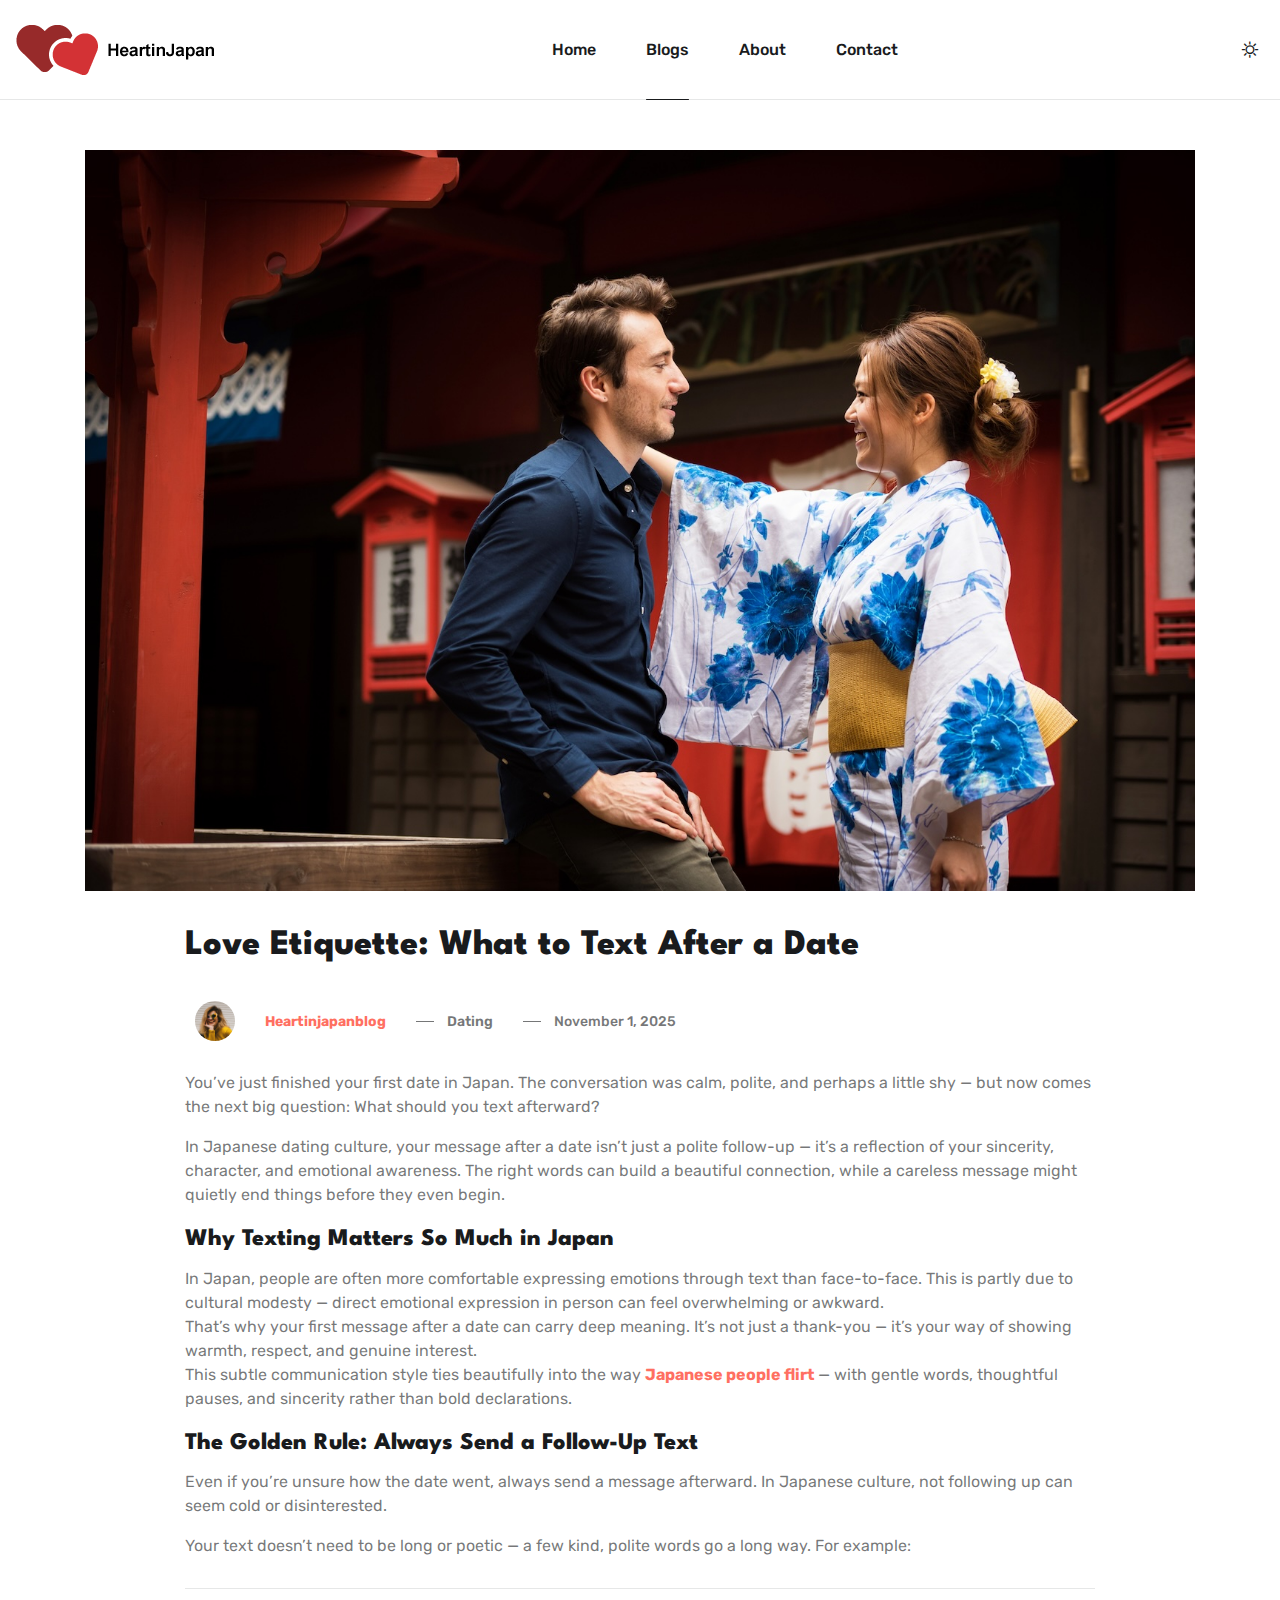
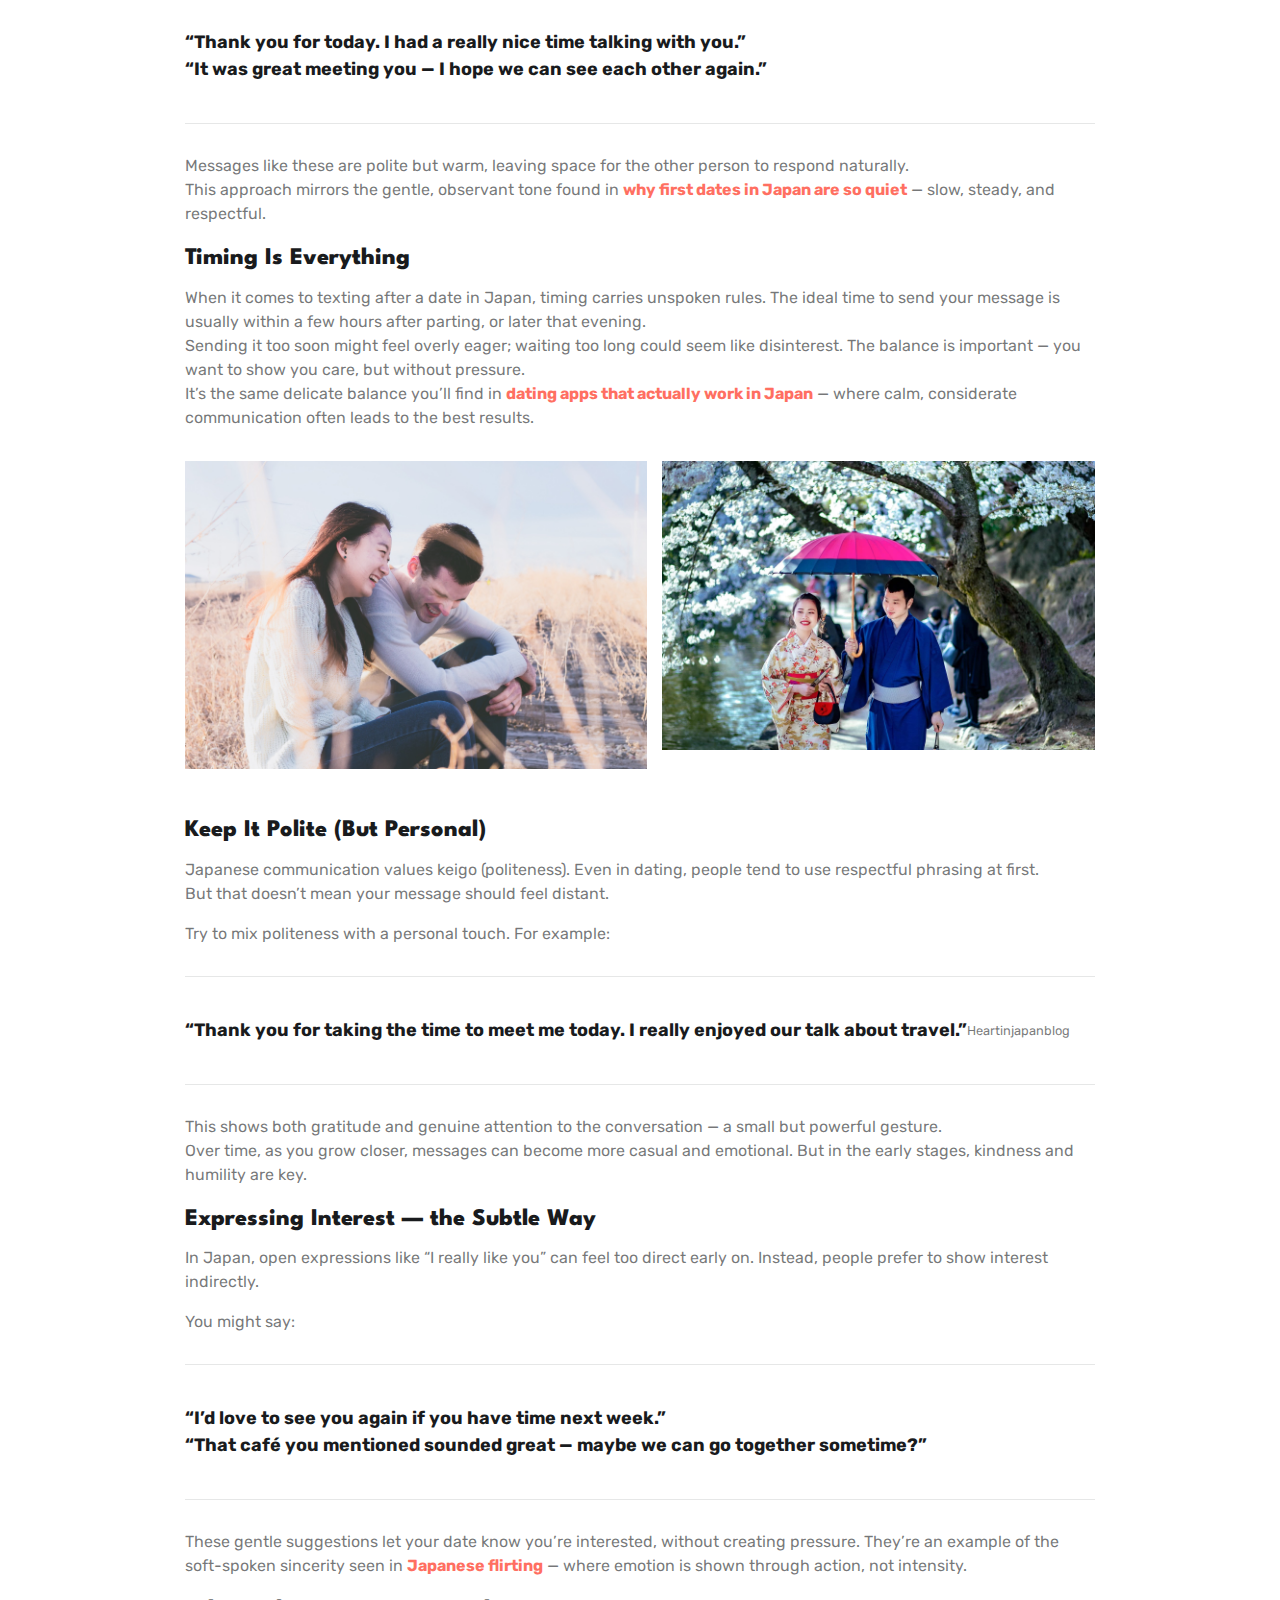
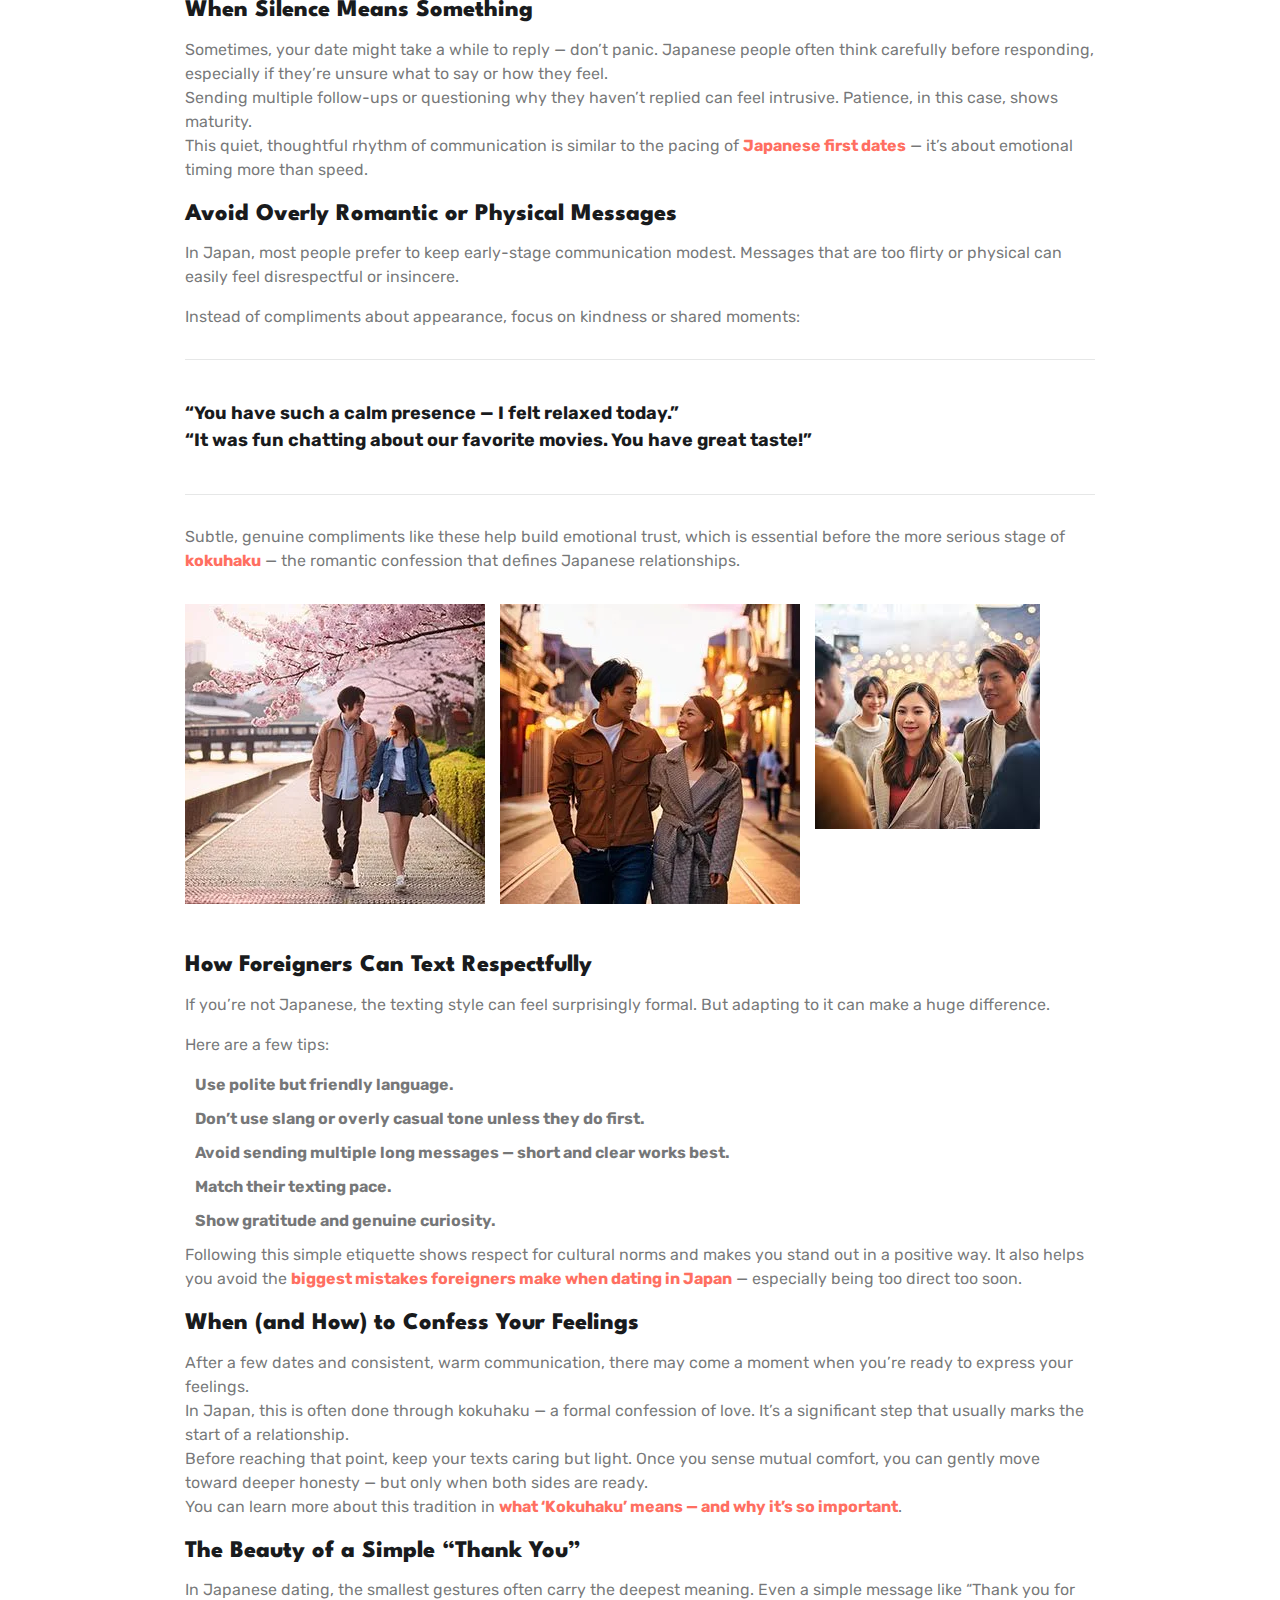
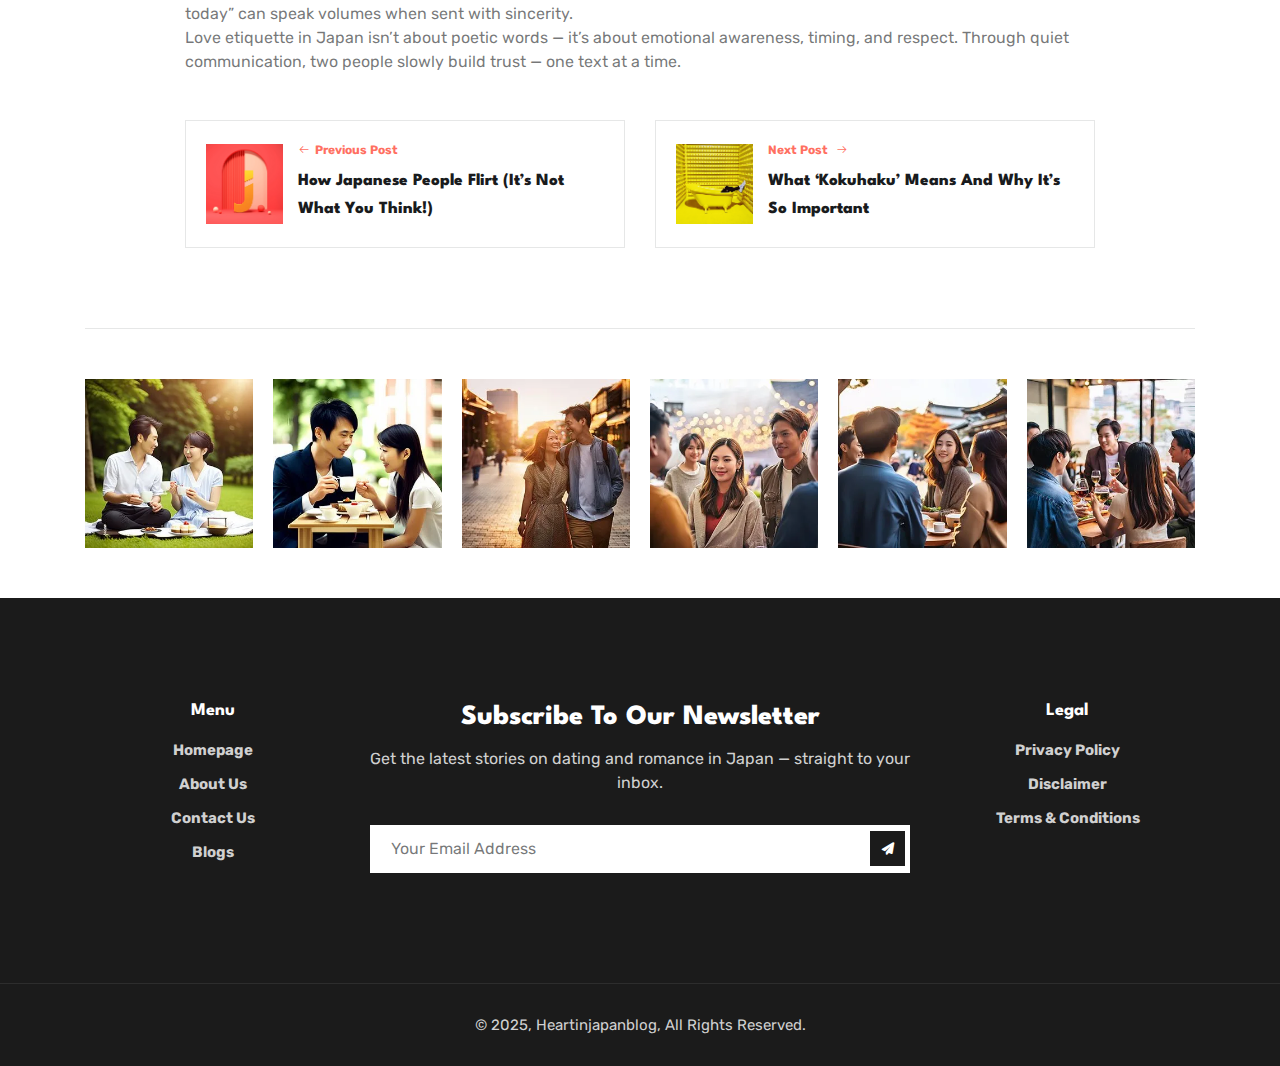
<file: Love-etiquette-what-to-text-after-a-date.html>
<!doctype html>
<html lang="en">

<head>
    <!-- Meta -->
    <meta charset="UTF-8">
    <meta name="viewport" content="width=device-width, initial-scale=1.0">
    <meta http-equiv="X-UA-Compatible" content="ie=edge">

    <!-- favicon -->
    <link rel="icon" sizes="16x16" href="assets/img/favicon.png">

    <!-- Title -->
    <title> Heartinjapanblog - Love Etiquette: What to Text After a Date </title>

    <!-- CSS Plugins -->
    <link rel="stylesheet" href="assets/css/bootstrap.min.css">
    <link rel="stylesheet" href="assets/css/owl.carousel.css">
    <link rel="stylesheet" href="assets/css/line-awesome.min.css">
    <link rel="stylesheet" href="assets/css/fontawesome.css">

    <!-- main style -->
    <link rel="stylesheet" href="assets/css/style.css">
    <link rel="stylesheet" href="assets/css/custom.css">
    <style>
        a {
            color: #ff6f61;
            font-weight: bold;
        }

        a:hover {
            color: #ff3b2e;
            font-weight: bolder;
        }

        li {
            margin: 10px;
            font-weight: bold;
        }
    </style>
</head>

<body>
    <!-- Header-->
    <header class="header navbar-expand-lg fixed-top ">
        <div class="container-wrap2 ">
            <div class="header-area">
                <!--logo-->
                <div class="logo">
                    <a href="index.html">
                        <img src="assets/img/logo/logo-dark.png" alt="" class="logo-dark">
                        <img src="assets/img/logo/logo-white.png" alt="" class="logo-white">
                    </a>
                </div>
                <!--/-->
                <div class="header-navbar">
                    <nav class="navbar">
                        <!--navbar-collapse-->
                        <div class="collapse navbar-collapse" id="main_nav">
                            <ul class="navbar-nav ">
                                <li class="nav-item">
                                    <a class="nav-link " href="index.html"> Home </a>
                                </li>

                                <li class="nav-item">
                                    <a class="nav-link active" href="blog.html"> Blogs </a>
                                </li>
                                <li class="nav-item">
                                    <a class="nav-link" href="about.html"> About </a>
                                </li>
                                <li class="nav-item">
                                    <a class="nav-link" href="contact.html"> contact </a>
                                </li>
                            </ul>
                        </div>
                        <!--/-->
                    </nav>
                </div>

                <!--header-right-->
                <div class="header-right ">
                    <!--theme-switch-->
                    <div class="theme-switch-wrapper">
                        <label class="theme-switch" for="checkbox">
                            <input type="checkbox" id="checkbox" />
                            <span class="slider round ">
                                <i class="lar la-sun icon-light"></i>
                                <i class="lar la-moon icon-dark"></i>
                            </span>
                        </label>
                    </div>
                    <!--navbar-toggler-->
                    <button class="navbar-toggler" type="button" data-toggle="collapse" data-target="#main_nav"
                        aria-expanded="false" aria-label="Toggle navigation">
                        <span class="navbar-toggler-icon"></span>
                    </button>
                    <!--/-->
                </div>
            </div>
        </div>
    </header>


    <!--post-single-->
    <section class="post-single">
        <div class="container-fluid ">
            <div class="row ">
                <div class="col-lg-12">
                    <!--post-single-image-->
                    <div class="post-single-image">
                        <img src="assets/img/blog/38.jpg" alt="error" width="100%">
                    </div>

                    <div class="post-single-body">
                        <!--post-single-title-->
                        <div class="post-single-title">
                            <h2> Love Etiquette: What to Text After a Date</h2>
                            <ul class="entry-meta">
                                <li class="post-author-img"><img src="assets/img/author/1.jpg" alt=""></li>
                                <li class="post-author"> <a href="blog.html">Heartinjapanblog</a></li>
                                <li class="entry-cat"> <a href="blog.html" class="category-style-1 "> <span
                                            class="line"></span> Dating</a></li>
                                <li class="post-date"> <span class="line"></span> November 1, 2025</li>
                            </ul>

                        </div>

                        <!--post-single-content-->
                        <div class="post-single-content">
                            <p>
                                You’ve just finished your first date in Japan. The conversation was calm, polite, and
                                perhaps a little shy — but now comes the next big question: What should you text
                                afterward?
                            </p>
                            <p>In Japanese dating culture, your message after a date isn’t just a polite follow-up —
                                it’s a reflection of your sincerity, character, and emotional awareness. The right words
                                can build a beautiful connection, while a careless message might quietly end things
                                before they even begin.</p>

                            <h4> Why Texting Matters So Much in Japan</h4>

                            <p>
                                In Japan, people are often more comfortable expressing emotions through text than
                                face-to-face.
                                This is partly due to cultural modesty — direct emotional expression in person can feel
                                overwhelming or awkward. <br>

                                That’s why your first message after a date can carry deep meaning. It’s not just a
                                thank-you — it’s your way of showing warmth, respect, and genuine interest. <br>

                                This subtle communication style ties beautifully into the way <a
                                    href="How-japanese-people-flirt.html">Japanese people flirt</a> —
                                with gentle words, thoughtful pauses, and sincerity rather than bold declarations.
                            </p>
                            <h4>The Golden Rule: Always Send a Follow-Up Text</h4>
                            <p>
                                Even if you’re unsure how the date went, always send a message afterward. In Japanese
                                culture, not following up can seem cold or disinterested.
                            </p>
                            <p>Your text doesn’t need to be long or poetic — a few kind, polite words go a long way. For
                                example:</p>
                            <div class="quote">
                                <p>
                                    “Thank you for today. I had a really nice time talking with you.” <br>
                                    “It was great meeting you — I hope we can see each other again.”
                                </p>
                            </div>
                            <p>Messages like these are polite but warm, leaving space for the other person to respond
                                naturally. <br>

                                This approach mirrors the gentle, observant tone found in <a
                                    href="Why-first-dates-in-japan-are-so-quiet.html">why first dates in Japan are so
                                    quiet</a> — slow, steady, and respectful.</p>
                            <h4> Timing Is Everything</h4>

                            <p>When it comes to texting after a date in Japan, timing carries unspoken rules.
                                The ideal time to send your message is usually within a few hours after parting, or
                                later that evening. <br>

                                Sending it too soon might feel overly eager; waiting too long could seem like
                                disinterest.
                                The balance is important — you want to show you care, but without pressure. <br>

                                It’s the same delicate balance you’ll find in <a
                                    href="Dating-apps-that-actually-work-in-japan.html">dating apps that
                                    actually work in Japan</a> — where calm, considerate communication often leads to
                                the best results.
                            </p>
                            <div class="image-groupe">
                                <div class="image">
                                    <img src="assets/img/blog/25.jpg" alt="">

                                </div>
                                <div class="image">
                                    <img src="assets/img/blog/21.jpg" alt="">

                                </div>
                            </div>
                            <h4>Keep It Polite (But Personal)</h4>
                            <p>Japanese communication values keigo (politeness). Even in dating, people tend to use
                                respectful phrasing at first. <br>
                                But that doesn’t mean your message should feel distant.
                            </p>
                            <p>Try to mix politeness with a personal touch. For example:</p>
                            <div class="quote">
                                <p>
                                    “Thank you for taking the time to meet me today. I really enjoyed our talk about
                                    travel.”
                                </p>
                                <small>Heartinjapanblog</small>

                            </div>
                            <p>This shows both gratitude and genuine attention to the conversation — a small but
                                powerful gesture. <br>

                                Over time, as you grow closer, messages can become more casual and emotional. But in the
                                early stages, kindness and humility are key.</p>
                            <h4>Expressing Interest — the Subtle Way</h4>
                            <p>In Japan, open expressions like “I really like you” can feel too direct early on.
                                Instead, people prefer to show interest indirectly.
                            </p>
                            <p>You might say:</p>
                            <div class="quote">
                                <p>“I’d love to see you again if you have time next week.” <br>
                                    “That café you mentioned sounded great — maybe we can go together sometime?”</p>
                            </div>
                            <p>These gentle suggestions let your date know you’re interested, without creating pressure.
                                They’re an example of the soft-spoken sincerity seen in <a
                                    href="How-japanese-people-flirt.html">Japanese flirting</a> —
                                where emotion is shown through action, not intensity.</p>
                            <h4> When Silence Means Something </h4>

                            <p>
                                Sometimes, your date might take a while to reply — don’t panic.
                                Japanese people often think carefully before responding, especially if they’re unsure
                                what to say or how they feel. <br>
                                Sending multiple follow-ups or questioning why they haven’t replied can feel intrusive.
                                Patience, in this case, shows maturity. <br>

                                This quiet, thoughtful rhythm of communication is similar to the pacing of <a
                                    href="Why-first-dates-in-japan-are-so-quiet.html">Japanese first dates</a> — it’s
                                about
                                emotional timing more than speed.
                            </p>
                            <h4>Avoid Overly Romantic or Physical Messages</h4>
                            <p>
                                In Japan, most people prefer to keep early-stage communication modest.
                                Messages that are too flirty or physical can easily feel disrespectful or insincere.
                            </p>
                            <p>Instead of compliments about appearance, focus on kindness or shared moments:</p>
                            <div class="quote">
                                <p>“You have such a calm presence — I felt relaxed today.” <br>
                                    “It was fun chatting about our favorite movies. You have great taste!”</p>
                            </div>
                            <p>Subtle, genuine compliments like these help build emotional trust, which is essential
                                before the more serious stage of <a href="What-kokuhaku-means.html">kokuhaku</a> — the
                                romantic
                                confession that defines Japanese relationships.</p>
                            <div class="image-groupe">
                                <div class="image">
                                    <img src="assets/img/blog/13.jpg" alt="">

                                </div>
                                <div class="image">
                                    <img src="assets/img/blog/3.jpg" alt="">

                                </div>
                                <div class="image">
                                    <img src="assets/img/blog/11.jpg" alt="">

                                </div>
                            </div>
                            <h4>How Foreigners Can Text Respectfully</h4>
                            <p>
                                If you’re not Japanese, the texting style can feel surprisingly formal. But adapting to
                                it can make a huge difference.
                            </p>
                            <p>Here are a few tips:</p>
                            <ul>
                                <li>Use polite but friendly language.</li>
                                <li>Don’t use slang or overly casual tone unless they do first.</li>
                                <li>Avoid sending multiple long messages — short and clear works best.</li>
                                <li>Match their texting pace.</li>
                                <li>Show gratitude and genuine curiosity.</li>
                            </ul>
                            <p>Following this simple etiquette shows respect for cultural norms and makes you stand out
                                in a positive way.
                                It also helps you avoid the <a href="Foreigners-biggest-mistakes.html">biggest mistakes
                                    foreigners
                                    make when dating in Japan</a> — especially being too direct too soon.</p>
                            <h4>When (and How) to Confess Your Feelings</h4>
                            <p>After a few dates and consistent, warm communication, there may come a moment when you’re
                                ready to express your feelings. <br>

                                In Japan, this is often done through kokuhaku — a formal confession of love.
                                It’s a significant step that usually marks the start of a relationship. <br>

                                Before reaching that point, keep your texts caring but light. Once you sense mutual
                                comfort, you can gently move toward deeper honesty — but only when both sides are ready.
                                <br>

                                You can learn more about this tradition in <a href="What-kokuhaku-means.html">what
                                    ‘Kokuhaku’ means — and why
                                    it’s so important</a>.
                            </p>
                            <h4>The Beauty of a Simple “Thank You”</h4>
                            <p>In Japanese dating, the smallest gestures often carry the deepest meaning.
                                Even a simple message like “Thank you for today” can speak volumes when sent with
                                sincerity. <br>

                                Love etiquette in Japan isn’t about poetic words — it’s about emotional awareness,
                                timing, and respect.
                                Through quiet communication, two people slowly build trust — one text at a time.
                            </p>
                        </div>


                        <!--post-single-Related posts-->
                        <div class="post-single-next-previous">
                            <div class="row ">
                                <!--prevvious post-->
                                <div class="col-md-6">
                                    <div class="small-post">
                                        <div class="small-post-image">
                                            <a href="How-japanese-people-flirt.html">
                                                <img src="assets/img/blog/1.jpg" alt="...">
                                            </a>
                                        </div>

                                        <div class="small-post-content">
                                            <small> <a href="How-japanese-people-flirt.html"> <i
                                                        class="las la-arrow-left"></i>Previous post</a></small>

                                            <p>
                                                <a href="How-japanese-people-flirt.html">How Japanese People Flirt (It’s
                                                    Not What You Think!)</a>
                                            </p>
                                        </div>
                                    </div>
                                </div>
                                <!--/-->

                                <!--next post-->
                                <div class="col-md-6">
                                    <div class="small-post">
                                        <div class="small-post-image">
                                            <a href="What-kokuhaku-means.html">
                                                <img src="assets/img/blog/2.jpg" alt="...">
                                            </a>
                                        </div>

                                        <div class="small-post-content">
                                            <small> <a href="What-kokuhaku-means.html">Next post <i
                                                        class="las la-arrow-right"></i></a> </small>
                                            <p>
                                                <a href="What-kokuhaku-means.html">What ‘Kokuhaku’ Means And Why It’s
                                                    So Important</a>
                                            </p>
                                        </div>
                                    </div>
                                </div>
                                <!--/-->
                            </div>
                        </div>

                    </div>
                </div>
            </div>
        </div>
    </section>

    <!--instagram-->
    <div class="instagram">
        <div class="container-fluid">
            <div class="instagram-area">
                <div class="instagram-list">
                    <div class="instagram-item">
                        <a href="#">
                            <img src="assets/img/instagram/1.jpg" alt="">
                            <div class="icon">

                            </div>
                        </a>
                    </div>

                    <div class="instagram-item">
                        <a href="#">
                            <img src="assets/img/instagram/2.jpg" alt="">
                            <div class="icon">

                            </div>
                        </a>
                    </div>
                    <div class="instagram-item">
                        <a href="#">
                            <img src="assets/img/instagram/3.jpg" alt="">
                            <div class="icon">

                            </div>
                        </a>
                    </div>
                    <div class="instagram-item">
                        <a href="#">
                            <img src="assets/img/instagram/4.jpg" alt="">
                            <div class="icon">

                            </div>
                        </a>
                    </div>
                    <div class="instagram-item">
                        <a href="#">
                            <img src="assets/img/instagram/5.jpg" alt="">
                            <div class="icon">

                            </div>
                        </a>
                    </div>
                    <div class="instagram-item">
                        <a href="#">
                            <img src="assets/img/instagram/6.jpg" alt="">
                            <div class="icon">

                            </div>
                        </a>
                    </div>
                </div>
            </div>
        </div>
    </div>



    <!--footer-->
    <div class="footer">
        <div class="footer-area">
            <div class="footer-area-content">
                <div class="container-fluid">
                    <div class="row ">
                        <div class="col-md-3">
                            <div class="menu">
                                <h6>Menu</h6>
                                <ul>
                                    <li><a href="index.html">Homepage</a></li>
                                    <li><a href="about.html">about us</a></li>
                                    <li><a href="contact.html">contact us</a></li>
                                    <li><a href="blog.html">Blogs</a></li>
                                </ul>
                            </div>
                        </div>
                        <div class="col-md-6">
                            <div class="newslettre">
                                <div class="newslettre-info">
                                    <h3>Subscribe To Our
                                        Newsletter</h3>
                                    <p>Get the latest stories on dating and romance in Japan — straight to your inbox.
                                    </p>
                                </div>

                                <form action="subscribe.php" method="post" class="newslettre-form">
                                    <div class="form-flex">
                                        <div class="form-group">
                                            <input type="email" class="form-control" name="email"
                                                placeholder="Your Email Address" required>
                                        </div>
                                        <button class="submit-btn" type="submit">
                                            <i class="fas fa-paper-plane"></i>
                                        </button>
                                    </div>
                                </form>

                                <!-- Message area -->
                                <div id="subscribe-message" style="margin-top:10px; font-weight:500;"></div>
                            </div>
                        </div>
                        <div class="col-md-3">
                            <div class="menu">
                                <h6>Legal</h6>
                                <ul>
                                    <li><a href="privacy.html">Privacy Policy</a></li>
                                    <li><a href="disclaimer.html">Disclaimer</a></li>
                                    <li><a href="terms.html">Terms & Conditions</a></li>
                                </ul>
                            </div>
                        </div>
                    </div>
                </div>
            </div>

            <div class="footer-area-copyright">
                <div class="container-fluid">
                    <div class="row">
                        <div class="col-lg-12">
                            <div class="copyright">
                                <p>© 2025, Heartinjapanblog, All Rights Reserved.</p>
                            </div>
                        </div>
                    </div>
                </div>
            </div>
        </div>
    </div>


    <!--Back-to-top-->
    <div class="back">
        <a href="#" class="back-top">
            <i class="las la-long-arrow-alt-up"></i>
        </a>
    </div>


    <!--Search-form-->
    <div class="search">
        <div class="container-fluid">
            <div class="row">
                <div class="col-lg-7 col-md-10 m-auto">
                    <div class="search-width">
                        <button type="button" class="close">
                            <i class="far fa-times"></i>
                        </button>
                        <form class="search-form" action="search.html">
                            <input type="search" value="" placeholder="What are you looking for?">
                            <button type="submit" class="search-btn"> search</button>
                        </form>
                    </div>
                </div>
            </div>
        </div>
    </div>


    <!-- jQuery first, then Popper.js, then Bootstrap JS -->
    <script>
        document.addEventListener("DOMContentLoaded", function () {
            const form = document.querySelector('.newslettre-form');
            const messageBox = document.getElementById('subscribe-message');

            if (!form) return;

            form.addEventListener('submit', function (e) {
                e.preventDefault(); // Prevent reload

                const formData = new FormData(form);

                fetch('subscribe.php', {
                    method: 'POST',
                    body: formData
                })
                    .then(res => res.json())
                    .then(data => {
                        // Set color and message
                        messageBox.textContent = data.message;
                        messageBox.style.color = data.status === 'success' ? 'green' : 'red';
                        messageBox.style.opacity = '1';

                        // Reset form if success
                        if (data.status === 'success') form.reset();

                        // Hide message after 3 seconds with fade
                        setTimeout(() => {
                            messageBox.style.transition = 'opacity 0.5s';
                            messageBox.style.opacity = '0';
                        }, 3000);
                    })
                    .catch(() => {
                        messageBox.textContent = 'Something went wrong. Please try again later.';
                        messageBox.style.color = 'red';
                        messageBox.style.opacity = '1';
                        setTimeout(() => {
                            messageBox.style.transition = 'opacity 0.5s';
                            messageBox.style.opacity = '0';
                        }, 3000);
                    });
            });
        });
    </script>
    <script src="assets/js/jquery.min.js"></script>
    <script src="assets/js/popper.min.js"></script>
    <script src="assets/js/bootstrap.min.js"></script>

    <!-- JS Plugins  -->
    <script src="assets/js/theia-sticky-sidebar.js"></script>
    <script src="assets/js/ajax-contact.js"></script>
    <script src="assets/js/owl.carousel.min.js"></script>
    <script src="assets/js/switch.js"></script>
    <script src="assets/js/jquery.marquee.js"></script>

    <!-- JS main  -->
    <script src="assets/js/main.js"></script>

</body>

</html>
</file>
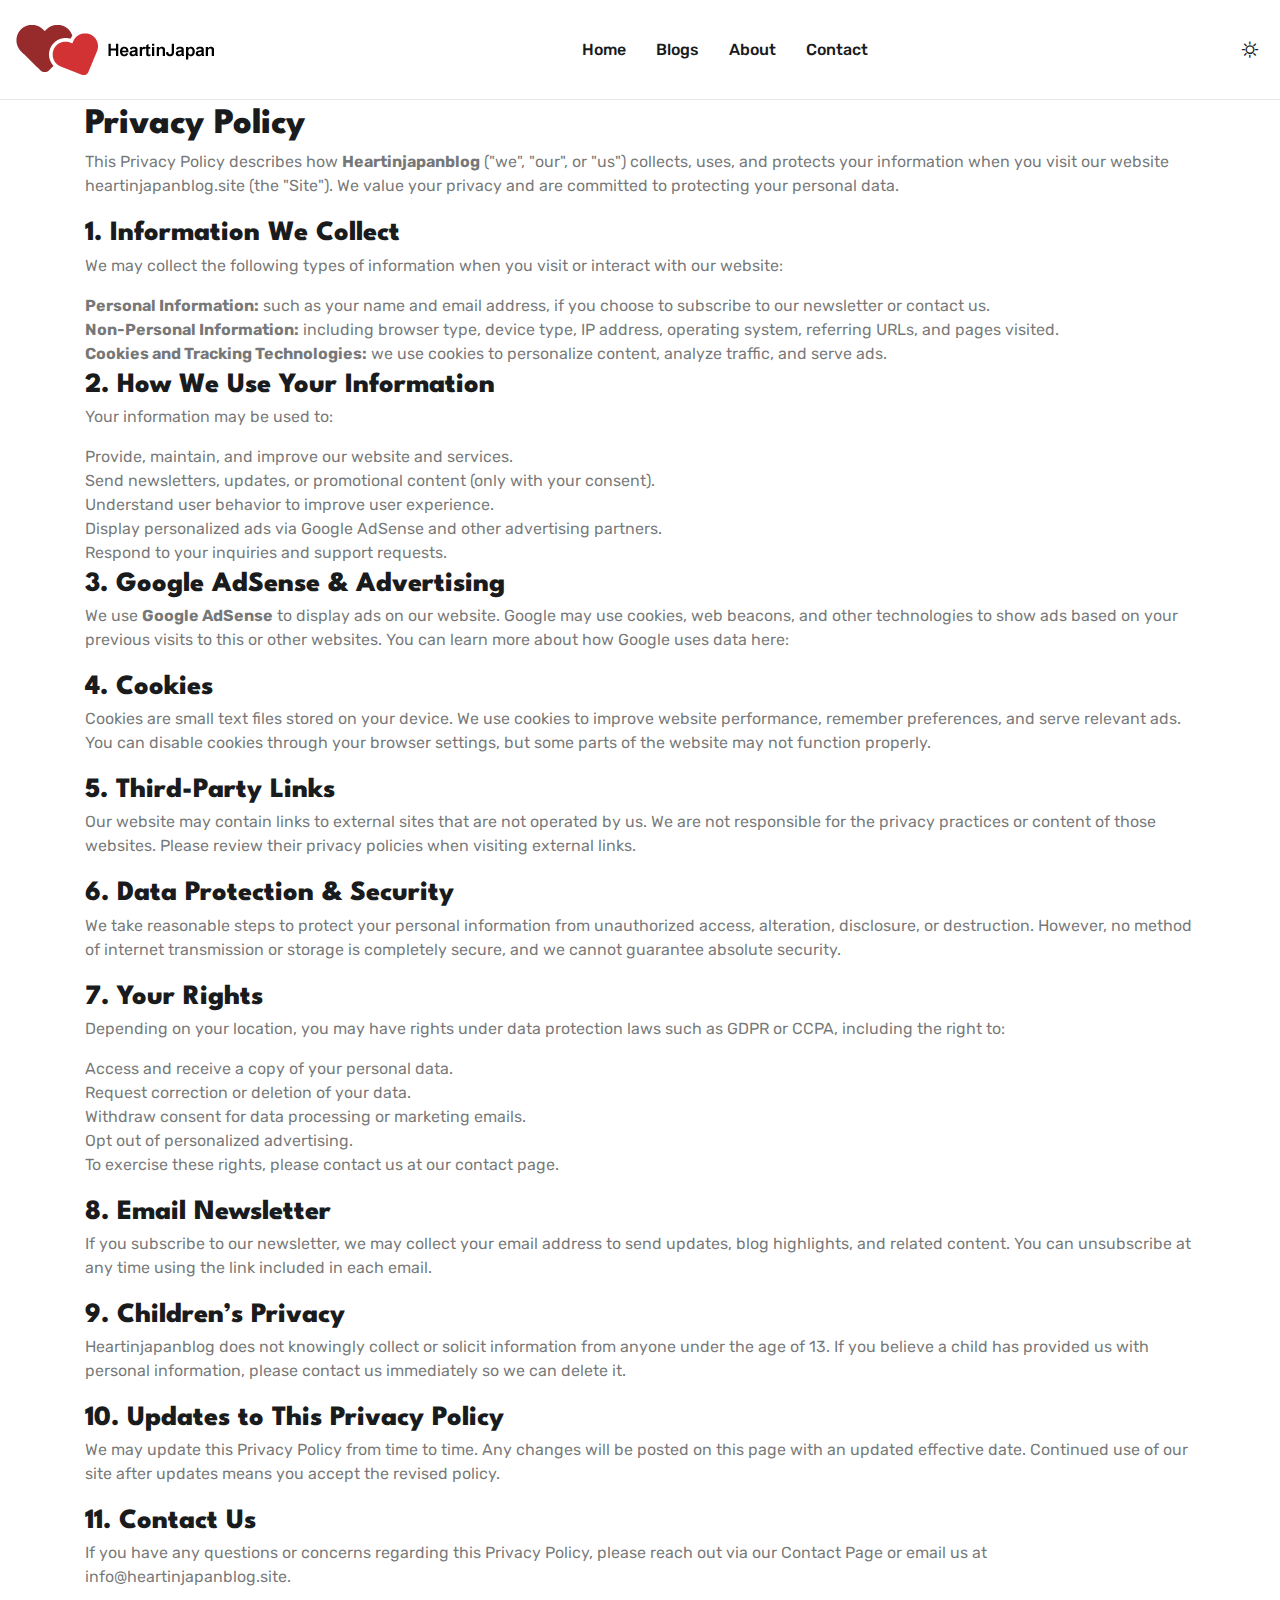
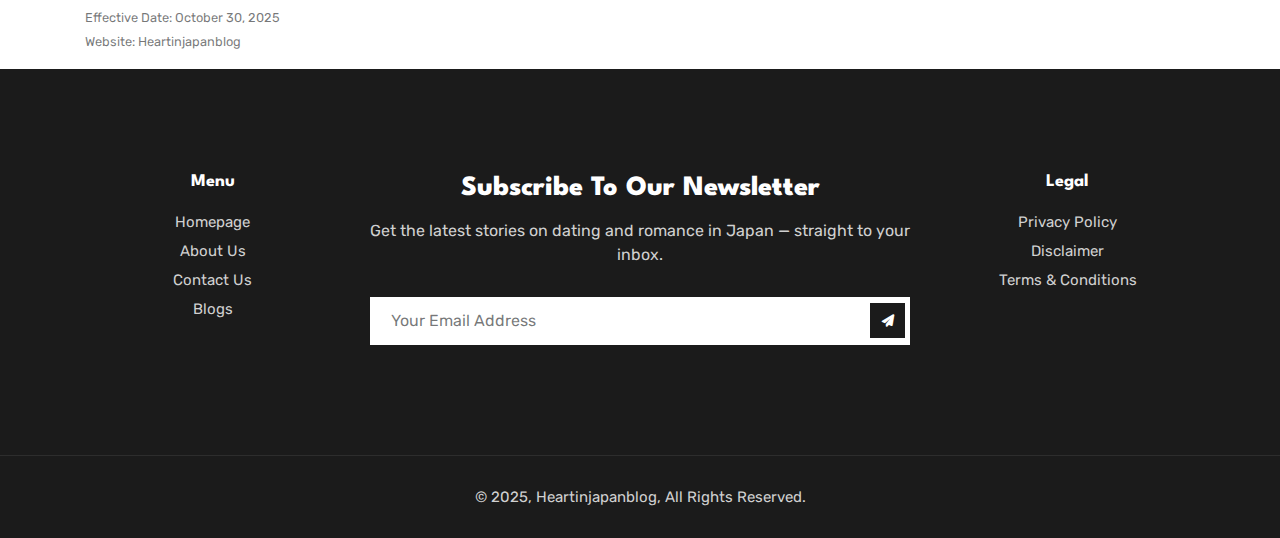
<file: privacy.html>
<!doctype html>
<html lang="en">

<head>
    <!-- Meta -->
    <meta charset="UTF-8">
    <meta name="viewport" content="width=device-width, initial-scale=1.0">
    <meta http-equiv="X-UA-Compatible" content="ie=edge">

    <!-- favicon -->
    <link rel="icon" sizes="16x16" href="assets/img/favicon.png">

    <!-- Title -->
    <title> Heartinjapanblog - Privacy Policy </title>

    <!-- CSS Plugins -->
    <link rel="stylesheet" href="assets/css/bootstrap.min.css">
    <link rel="stylesheet" href="assets/css/owl.carousel.css">
    <link rel="stylesheet" href="assets/css/line-awesome.min.css">
    <link rel="stylesheet" href="assets/css/fontawesome.css">

    <!-- main style -->
    <link rel="stylesheet" href="assets/css/style.css">
    <link rel="stylesheet" href="assets/css/custom.css">
</head>

<body>
    <!-- Header-->
    <header class="header navbar-expand-lg fixed-top ">
        <div class="container-wrap2 ">
            <div class="header-area">
                <!--logo-->
                <div class="logo">
                    <a href="index.html">
                        <img src="assets/img/logo/logo-dark.png" alt="" class="logo-dark">
                        <img src="assets/img/logo/logo-white.png" alt="" class="logo-white">
                    </a>
                </div>
                <!--/-->
                <div class="header-navbar">
                    <nav class="navbar">
                        <!--navbar-collapse-->
                        <div class="collapse navbar-collapse" id="main_nav">
                            <ul class="navbar-nav ">
                                <li class="nav-item">
                                    <a class="nav-link " href="index.html"> Home </a>
                                </li>

                                <li class="nav-item">
                                    <a class="nav-link" href="blog.html"> Blogs </a>
                                </li>
                                <li class="nav-item">
                                    <a class="nav-link" href="about.html"> About </a>
                                </li>
                                <li class="nav-item ">
                                    <a class="nav-link" href="contact.html"> contact </a>
                                </li>
                            </ul>
                        </div>
                        <!--/-->
                    </nav>
                </div>

                <!--header-right-->
                <div class="header-right ">
                    <!--theme-switch-->
                    <div class="theme-switch-wrapper">
                        <label class="theme-switch" for="checkbox">
                            <input type="checkbox" id="checkbox" />
                            <span class="slider round ">
                                <i class="lar la-sun icon-light"></i>
                                <i class="lar la-moon icon-dark"></i>
                            </span>
                        </label>
                    </div>
                    <!--navbar-toggler-->
                    <button class="navbar-toggler" type="button" data-toggle="collapse" data-target="#main_nav"
                        aria-expanded="false" aria-label="Toggle navigation">
                        <span class="navbar-toggler-icon"></span>
                    </button>
                    <!--/-->
                </div>
            </div>
        </div>
    </header>

    <!-- PRIVACY POLICY SECTION — Heartinjapanblog -->
    <section id="privacy-policy" class="privacy-policy container" style="padding-top: 100px;">
        <div class="policy-inner">
            <h2>Privacy Policy</h2>
            <p>
                This Privacy Policy describes how <strong>Heartinjapanblog</strong> ("we", "our", or "us") collects,
                uses, and
                protects your information when you visit our website
                <a href="https://heartinjapanblog.site">heartinjapanblog.site</a> (the "Site").
                We value your privacy and are committed to protecting your personal data.
            </p>

            <h3>1. Information We Collect</h3>
            <p>We may collect the following types of information when you visit or interact with our website:</p>
            <ul>
                <li><strong>Personal Information:</strong> such as your name and email address, if you choose to
                    subscribe to our newsletter or contact us.</li>
                <li><strong>Non-Personal Information:</strong> including browser type, device type, IP address,
                    operating system, referring URLs, and pages visited.</li>
                <li><strong>Cookies and Tracking Technologies:</strong> we use cookies to personalize content, analyze
                    traffic, and serve ads.</li>
            </ul>

            <h3>2. How We Use Your Information</h3>
            <p>Your information may be used to:</p>
            <ul>
                <li>Provide, maintain, and improve our website and services.</li>
                <li>Send newsletters, updates, or promotional content (only with your consent).</li>
                <li>Understand user behavior to improve user experience.</li>
                <li>Display personalized ads via Google AdSense and other advertising partners.</li>
                <li>Respond to your inquiries and support requests.</li>
            </ul>

            <h3>3. Google AdSense & Advertising</h3>
            <p>
                We use <strong>Google AdSense</strong> to display ads on our website. Google may use cookies, web
                beacons, and other technologies to show
                ads based on your previous visits to this or other websites.
                You can learn more about how Google uses data here:

            </p>


            <h3>4. Cookies</h3>
            <p>
                Cookies are small text files stored on your device. We use cookies to improve website performance,
                remember preferences, and serve relevant ads.
                You can disable cookies through your browser settings, but some parts of the website may not function
                properly.
            </p>

            <h3>5. Third-Party Links</h3>
            <p>
                Our website may contain links to external sites that are not operated by us. We are not responsible for
                the privacy practices or content
                of those websites. Please review their privacy policies when visiting external links.
            </p>

            <h3>6. Data Protection & Security</h3>
            <p>
                We take reasonable steps to protect your personal information from unauthorized access, alteration,
                disclosure, or destruction.
                However, no method of internet transmission or storage is completely secure, and we cannot guarantee
                absolute security.
            </p>

            <h3>7. Your Rights</h3>
            <p>
                Depending on your location, you may have rights under data protection laws such as GDPR or CCPA,
                including the right to:
            </p>
            <ul>
                <li>Access and receive a copy of your personal data.</li>
                <li>Request correction or deletion of your data.</li>
                <li>Withdraw consent for data processing or marketing emails.</li>
                <li>Opt out of personalized advertising.</li>
            </ul>
            <p>
                To exercise these rights, please contact us at
                <a href="/contact">our contact page</a>.
            </p>

            <h3>8. Email Newsletter</h3>
            <p>
                If you subscribe to our newsletter, we may collect your email address to send updates, blog highlights,
                and related content.
                You can unsubscribe at any time using the link included in each email.
            </p>

            <h3>9. Children’s Privacy</h3>
            <p>
                Heartinjapanblog does not knowingly collect or solicit information from anyone under the age of 13.
                If you believe a child has provided us with personal information, please contact us immediately so we
                can delete it.
            </p>

            <h3>10. Updates to This Privacy Policy</h3>
            <p>
                We may update this Privacy Policy from time to time. Any changes will be posted on this page with an
                updated effective date.
                Continued use of our site after updates means you accept the revised policy.
            </p>

            <h3>11. Contact Us</h3>
            <p>
                If you have any questions or concerns regarding this Privacy Policy, please reach out via our
                <a href="contact.html">Contact Page</a> or email us at
                <a href="mailto:info@heartinjapanblog.site">info@heartinjapanblog.site</a>.
            </p>

            <div class="policy-footer">
                <p><small>
                        Effective Date: October 30, 2025<br>
                        Website: <a href="https://heartinjapanblog.site">Heartinjapanblog</a>
                    </small></p>
            </div>
        </div>
    </section>

    <!--
Notes:
- Replace oheartinjapanblog.site with your actual domain name.
- You may add custom CSS for .privacy-policy, .policy-inner, and .policy-footer.
- Add a cookie consent banner for compliance with Google & EU privacy standards.
-->

    <!--footer-->
    <div class="footer">
        <div class="footer-area">
            <div class="footer-area-content">
                <div class="container-fluid">
                    <div class="row ">
                        <div class="col-md-3">
                            <div class="menu">
                                <h6>Menu</h6>
                                <ul>
                                    <li><a href="index.html">Homepage</a></li>
                                    <li><a href="about.html">about us</a></li>
                                    <li><a href="contact.html">contact us</a></li>
                                    <li><a href="blog.html">Blogs</a></li>
                                </ul>
                            </div>
                        </div>
                        <div class="col-md-6">
                            <div class="newslettre">
                                <div class="newslettre-info">
                                    <h3>Subscribe To Our
                                        Newsletter</h3>
                                    <p>Get the latest stories on dating and romance in Japan — straight to your inbox.
                                    </p>
                                </div>

                                <form action="subscribe.php" method="post" class="newslettre-form">
                                    <div class="form-flex">
                                        <div class="form-group">
                                            <input type="email" class="form-control" name="email"
                                                placeholder="Your Email Address" required>
                                        </div>
                                        <button class="submit-btn" type="submit">
                                            <i class="fas fa-paper-plane"></i>
                                        </button>
                                    </div>
                                </form>

                                <!-- Message area -->
                                <div id="subscribe-message" style="margin-top:10px; font-weight:500;"></div>
                            </div>
                        </div>
                        <div class="col-md-3">
                            <div class="menu">
                                <h6>Legal</h6>
                                <ul>
                                    <li><a href="privacy.html">Privacy Policy</a></li>
                                    <li><a href="disclaimer.html">Disclaimer</a></li>
                                    <li><a href="terms.html">Terms & Conditions</a></li>
                                </ul>
                            </div>
                        </div>
                    </div>
                </div>
            </div>

            <div class="footer-area-copyright">
                <div class="container-fluid">
                    <div class="row">
                        <div class="col-lg-12">
                            <div class="copyright">
                                <p>© 2025, Heartinjapanblog, All Rights Reserved.</p>
                            </div>
                        </div>
                    </div>
                </div>
            </div>
        </div>
    </div>



    <!--Search-form-->
    <div class="search">
        <div class="container-fluid">
            <div class="row">
                <div class="col-lg-7 col-md-10 m-auto">
                    <div class="search-width">
                        <button type="button" class="close">
                            <i class="far fa-times"></i>
                        </button>
                        <form class="search-form" action="search.html">
                            <input type="search" value="" placeholder="What are you looking for?">
                            <button type="submit" class="search-btn"> search</button>
                        </form>
                    </div>
                </div>
            </div>
        </div>
    </div>


    <!-- jQuery first, then Popper.js, then Bootstrap JS -->
    <script>
        document.addEventListener("DOMContentLoaded", function () {
            const form = document.querySelector('.newslettre-form');
            const messageBox = document.getElementById('subscribe-message');

            if (!form) return;

            form.addEventListener('submit', function (e) {
                e.preventDefault(); // Prevent reload

                const formData = new FormData(form);

                fetch('subscribe.php', {
                    method: 'POST',
                    body: formData
                })
                    .then(res => res.json())
                    .then(data => {
                        // Set color and message
                        messageBox.textContent = data.message;
                        messageBox.style.color = data.status === 'success' ? 'green' : 'red';
                        messageBox.style.opacity = '1';

                        // Reset form if success
                        if (data.status === 'success') form.reset();

                        // Hide message after 3 seconds with fade
                        setTimeout(() => {
                            messageBox.style.transition = 'opacity 0.5s';
                            messageBox.style.opacity = '0';
                        }, 3000);
                    })
                    .catch(() => {
                        messageBox.textContent = 'Something went wrong. Please try again later.';
                        messageBox.style.color = 'red';
                        messageBox.style.opacity = '1';
                        setTimeout(() => {
                            messageBox.style.transition = 'opacity 0.5s';
                            messageBox.style.opacity = '0';
                        }, 3000);
                    });
            });
        });
    </script>
    <script src="assets/js/jquery.min.js"></script>
    <script src="assets/js/popper.min.js"></script>
    <script src="assets/js/bootstrap.min.js"></script>
    <!-- JS Plugins  -->
    <script src="assets/js/theia-sticky-sidebar.js"></script>
    <script src="assets/js/ajax-contact.js"></script>
    <script src="assets/js/owl.carousel.min.js"></script>
    <script src="assets/js/switch.js"></script>
    <script src="assets/js/jquery.marquee.js"></script>
    <!-- JS main  -->
    <script src="assets/js/main.js"></script>

</body>

</html>
</file>
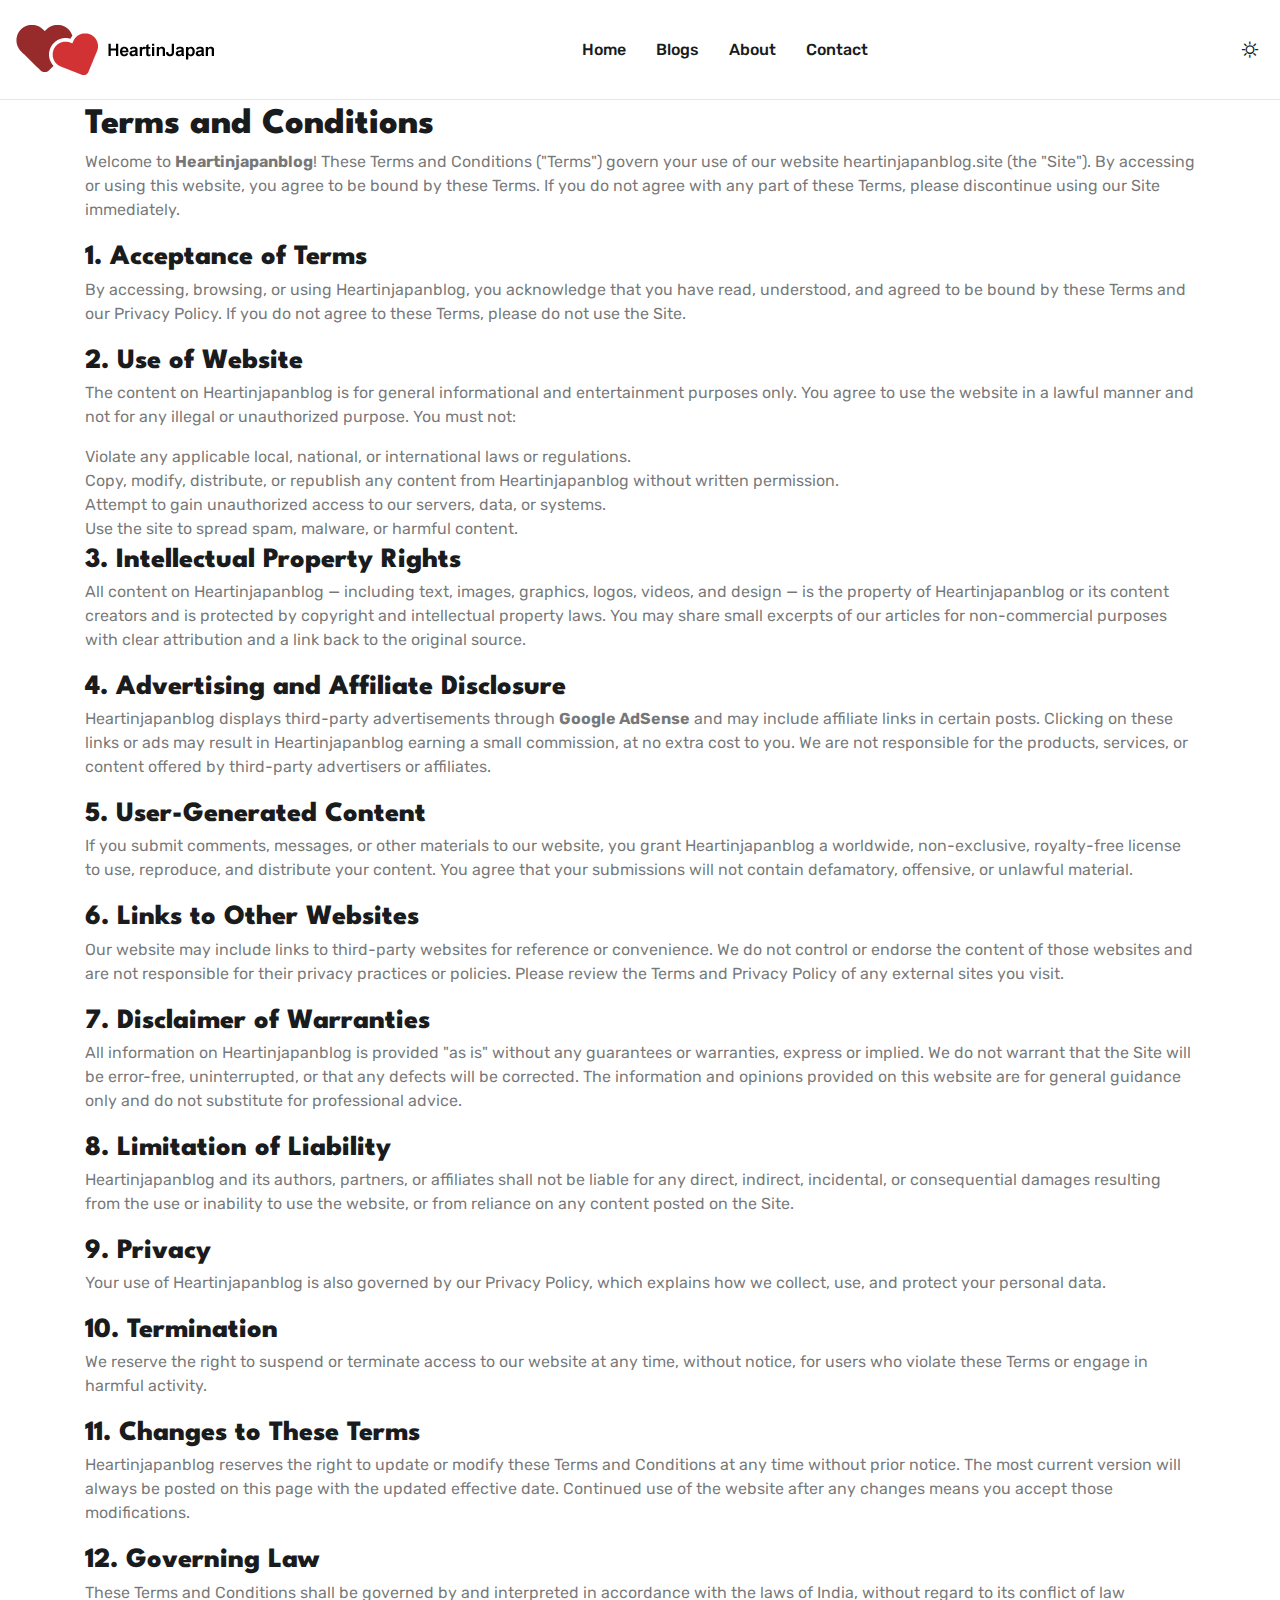
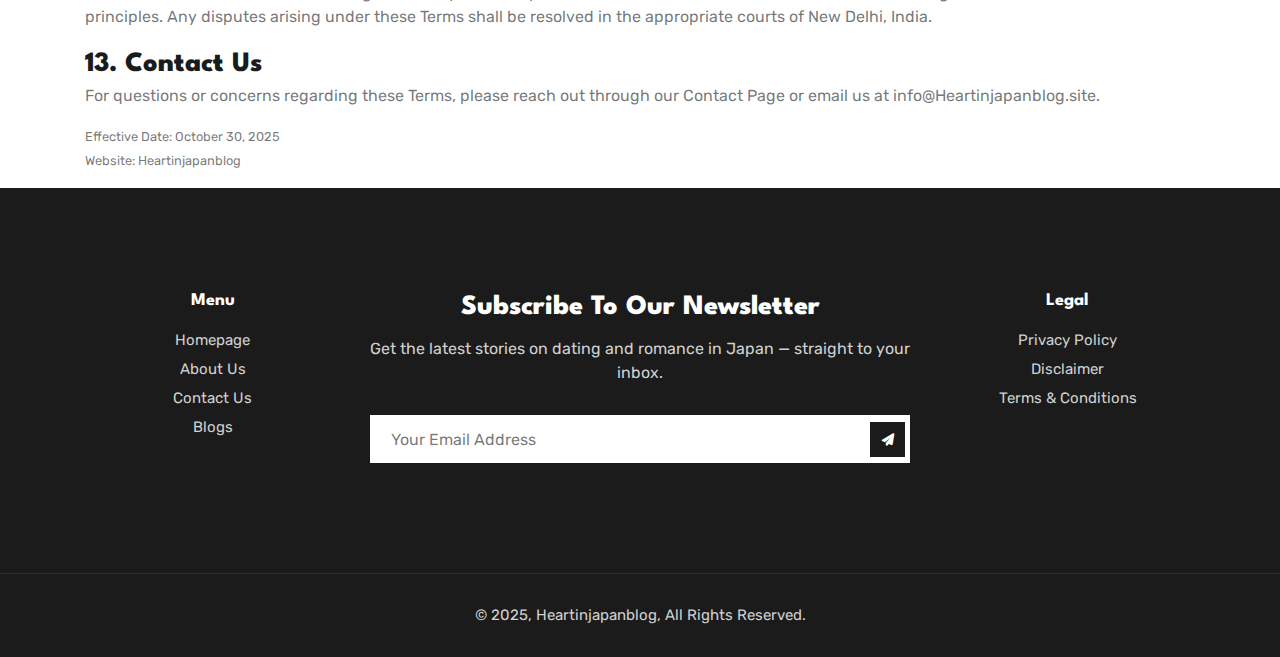
<file: terms.html>
<!doctype html>
<html lang="en">

<head>
    <!-- Meta -->
    <meta charset="UTF-8">
    <meta name="viewport" content="width=device-width, initial-scale=1.0">
    <meta http-equiv="X-UA-Compatible" content="ie=edge">

    <!-- favicon -->
    <link rel="icon" sizes="16x16" href="assets/img/favicon.png">

    <!-- Title -->
    <title> Heartinjapanblog - Terms & Conditions </title>

    <!-- CSS Plugins -->
    <link rel="stylesheet" href="assets/css/bootstrap.min.css">
    <link rel="stylesheet" href="assets/css/owl.carousel.css">
    <link rel="stylesheet" href="assets/css/line-awesome.min.css">
    <link rel="stylesheet" href="assets/css/fontawesome.css">

    <!-- main style -->
    <link rel="stylesheet" href="assets/css/style.css">
    <link rel="stylesheet" href="assets/css/custom.css">
</head>

<body>

    <!-- Header-->
    <header class="header navbar-expand-lg fixed-top ">
        <div class="container-wrap2 ">
            <div class="header-area">
                <!--logo-->
                <div class="logo">
                    <a href="index.html">
                        <img src="assets/img/logo/logo-dark.png" alt="" class="logo-dark">
                        <img src="assets/img/logo/logo-white.png" alt="" class="logo-white">
                    </a>
                </div>
                <!--/-->
                <div class="header-navbar">
                    <nav class="navbar">
                        <!--navbar-collapse-->
                        <div class="collapse navbar-collapse" id="main_nav">
                            <ul class="navbar-nav ">
                                <li class="nav-item">
                                    <a class="nav-link " href="index.html"> Home </a>
                                </li>

                                <li class="nav-item">
                                    <a class="nav-link" href="blog.html"> Blogs </a>
                                </li>
                                <li class="nav-item">
                                    <a class="nav-link" href="about.html"> About </a>
                                </li>
                                <li class="nav-item ">
                                    <a class="nav-link " href="contact.html"> contact </a>
                                </li>
                            </ul>
                        </div>
                        <!--/-->
                    </nav>
                </div>

                <!--header-right-->
                <div class="header-right ">
                    <!--theme-switch-->
                    <div class="theme-switch-wrapper">
                        <label class="theme-switch" for="checkbox">
                            <input type="checkbox" id="checkbox" />
                            <span class="slider round ">
                                <i class="lar la-sun icon-light"></i>
                                <i class="lar la-moon icon-dark"></i>
                            </span>
                        </label>
                    </div>
                    <!--navbar-toggler-->
                    <button class="navbar-toggler" type="button" data-toggle="collapse" data-target="#main_nav"
                        aria-expanded="false" aria-label="Toggle navigation">
                        <span class="navbar-toggler-icon"></span>
                    </button>
                    <!--/-->
                </div>
            </div>
        </div>
    </header>

    <!-- TERMS AND CONDITIONS SECTION — Heartinjapanblog -->
    <section id="terms-and-conditions" class="terms container" style="padding-top: 100px;">
        <div class="terms-inner">
            <h2>Terms and Conditions</h2>
            <p>
                Welcome to <strong>Heartinjapanblog</strong>! These Terms and Conditions ("Terms") govern your use of
                our website
                <a href="https://heartinjapanblog.site">heartinjapanblog.site</a> (the "Site"). By accessing or using
                this website, you agree
                to be bound by these Terms.
                If you do not agree with any part of these Terms, please discontinue using our Site immediately.
            </p>

            <h3>1. Acceptance of Terms</h3>
            <p>
                By accessing, browsing, or using Heartinjapanblog, you acknowledge that you have read, understood, and
                agreed to
                be bound by these Terms and
                our <a href="privacy.html">Privacy Policy</a>. If you do not agree to these Terms, please do not use
                the Site.
            </p>

            <h3>2. Use of Website</h3>
            <p>
                The content on Heartinjapanblog is for general informational and entertainment purposes only. You agree
                to use the
                website in a lawful manner
                and not for any illegal or unauthorized purpose. You must not:
            </p>
            <ul>
                <li>Violate any applicable local, national, or international laws or regulations.</li>
                <li>Copy, modify, distribute, or republish any content from Heartinjapanblog without written permission.
                </li>
                <li>Attempt to gain unauthorized access to our servers, data, or systems.</li>
                <li>Use the site to spread spam, malware, or harmful content.</li>
            </ul>

            <h3>3. Intellectual Property Rights</h3>
            <p>
                All content on Heartinjapanblog — including text, images, graphics, logos, videos, and design — is the
                property of
                Heartinjapanblog or its content creators
                and is protected by copyright and intellectual property laws. You may share small excerpts of our
                articles for non-commercial purposes
                with clear attribution and a link back to the original source.
            </p>

            <h3>4. Advertising and Affiliate Disclosure</h3>
            <p>
                Heartinjapanblog displays third-party advertisements through <strong>Google AdSense</strong> and may
                include
                affiliate links in certain posts.
                Clicking on these links or ads may result in Heartinjapanblog earning a small commission, at no extra
                cost to you.
                We are not responsible for the products, services, or content offered by third-party advertisers or
                affiliates.
            </p>

            <h3>5. User-Generated Content</h3>
            <p>
                If you submit comments, messages, or other materials to our website, you grant Heartinjapanblog a
                worldwide,
                non-exclusive, royalty-free license
                to use, reproduce, and distribute your content. You agree that your submissions will not contain
                defamatory, offensive, or unlawful material.
            </p>

            <h3>6. Links to Other Websites</h3>
            <p>
                Our website may include links to third-party websites for reference or convenience. We do not control or
                endorse the content of those
                websites and are not responsible for their privacy practices or policies. Please review the Terms and
                Privacy Policy of any external sites
                you visit.
            </p>

            <h3>7. Disclaimer of Warranties</h3>
            <p>
                All information on Heartinjapanblog is provided "as is" without any guarantees or warranties, express or
                implied.
                We do not warrant that the Site will be error-free, uninterrupted, or that any defects will be
                corrected.
                The information and opinions provided on this website are for general guidance only and do not
                substitute for professional advice.
            </p>

            <h3>8. Limitation of Liability</h3>
            <p>
                Heartinjapanblog and its authors, partners, or affiliates shall not be liable for any direct, indirect,
                incidental, or consequential damages
                resulting from the use or inability to use the website, or from reliance on any content posted on the
                Site.
            </p>

            <h3>9. Privacy</h3>
            <p>
                Your use of Heartinjapanblog is also governed by our <a href="privacy.html">Privacy Policy</a>, which
                explains
                how we collect,
                use, and protect your personal data.
            </p>

            <h3>10. Termination</h3>
            <p>
                We reserve the right to suspend or terminate access to our website at any time, without notice, for
                users who violate these Terms
                or engage in harmful activity.
            </p>

            <h3>11. Changes to These Terms</h3>
            <p>
                Heartinjapanblog reserves the right to update or modify these Terms and Conditions at any time without
                prior
                notice.
                The most current version will always be posted on this page with the updated effective date.
                Continued use of the website after any changes means you accept those modifications.
            </p>

            <h3>12. Governing Law</h3>
            <p>
                These Terms and Conditions shall be governed by and interpreted in accordance with the laws of India,
                without regard to its conflict of law principles. Any disputes arising under these Terms shall be
                resolved in the appropriate courts of New Delhi, India.
            </p>

            <h3>13. Contact Us</h3>
            <p>
                For questions or concerns regarding these Terms, please reach out through our
                <a href="contact.html">Contact Page</a> or email us at
                <a href="mailto:info@heartinjapanblog.site">info@Heartinjapanblog.site</a>.
            </p>

            <div class="terms-footer">
                <p><small>
                        Effective Date: October 30, 2025<br>
                        Website: <a href="https://heartinjapanblog.site">Heartinjapanblog</a>
                    </small></p>
            </div>
        </div>
    </section>

    <!--
Notes:
- Replace oheartinjapanblog.site with your actual domain name.
- Add CSS for .terms, .terms-inner, and .terms-footer if needed.
- Keep Privacy Policy and Disclaimer linked correctly.
-->


    <!--footer-->
    <div class="footer">
        <div class="footer-area">
            <div class="footer-area-content">
                <div class="container-fluid">
                    <div class="row ">
                        <div class="col-md-3">
                            <div class="menu">
                                <h6>Menu</h6>
                                <ul>
                                    <li><a href="index.html">Homepage</a></li>
                                    <li><a href="about.html">about us</a></li>
                                    <li><a href="contact.html">contact us</a></li>
                                    <li><a href="blog.html">Blogs</a></li>
                                </ul>
                            </div>
                        </div>
                        <div class="col-md-6">
                            <div class="newslettre">
                                <div class="newslettre-info">
                                    <h3>Subscribe To Our
                                        Newsletter</h3>
                                    <p>Get the latest stories on dating and romance in Japan — straight to your inbox.
                                    </p>
                                </div>

                                <form action="subscribe.php" method="post" class="newslettre-form">
                                    <div class="form-flex">
                                        <div class="form-group">
                                            <input type="email" class="form-control" name="email"
                                                placeholder="Your Email Address" required>
                                        </div>
                                        <button class="submit-btn" type="submit">
                                            <i class="fas fa-paper-plane"></i>
                                        </button>
                                    </div>
                                </form>

                                <!-- Message area -->
                                <div id="subscribe-message" style="margin-top:10px; font-weight:500;"></div>
                            </div>
                        </div>
                        <div class="col-md-3">
                            <div class="menu">
                                <h6>Legal</h6>
                                <ul>
                                    <li><a href="privacy.html">Privacy Policy</a></li>
                                    <li><a href="disclaimer.html">Disclaimer</a></li>
                                    <li><a href="terms.html">Terms & Conditions</a></li>
                                </ul>
                            </div>
                        </div>
                    </div>
                </div>
            </div>

            <div class="footer-area-copyright">
                <div class="container-fluid">
                    <div class="row">
                        <div class="col-lg-12">
                            <div class="copyright">
                                <p>© 2025, Heartinjapanblog, All Rights Reserved.</p>
                            </div>
                        </div>
                    </div>
                </div>
            </div>
        </div>
    </div>



    <!--Search-form-->
    <div class="search">
        <div class="container-fluid">
            <div class="row">
                <div class="col-lg-7 col-md-10 m-auto">
                    <div class="search-width">
                        <button type="button" class="close">
                            <i class="far fa-times"></i>
                        </button>
                        <form class="search-form" action="search.html">
                            <input type="search" value="" placeholder="What are you looking for?">
                            <button type="submit" class="search-btn"> search</button>
                        </form>
                    </div>
                </div>
            </div>
        </div>
    </div>


    <!-- jQuery first, then Popper.js, then Bootstrap JS -->
    <script>
        document.addEventListener("DOMContentLoaded", function () {
            const form = document.querySelector('.newslettre-form');
            const messageBox = document.getElementById('subscribe-message');

            if (!form) return;

            form.addEventListener('submit', function (e) {
                e.preventDefault(); // Prevent reload

                const formData = new FormData(form);

                fetch('subscribe.php', {
                    method: 'POST',
                    body: formData
                })
                    .then(res => res.json())
                    .then(data => {
                        // Set color and message
                        messageBox.textContent = data.message;
                        messageBox.style.color = data.status === 'success' ? 'green' : 'red';
                        messageBox.style.opacity = '1';

                        // Reset form if success
                        if (data.status === 'success') form.reset();

                        // Hide message after 3 seconds with fade
                        setTimeout(() => {
                            messageBox.style.transition = 'opacity 0.5s';
                            messageBox.style.opacity = '0';
                        }, 3000);
                    })
                    .catch(() => {
                        messageBox.textContent = 'Something went wrong. Please try again later.';
                        messageBox.style.color = 'red';
                        messageBox.style.opacity = '1';
                        setTimeout(() => {
                            messageBox.style.transition = 'opacity 0.5s';
                            messageBox.style.opacity = '0';
                        }, 3000);
                    });
            });
        });
    </script>
    <script src="assets/js/jquery.min.js"></script>
    <script src="assets/js/popper.min.js"></script>
    <script src="assets/js/bootstrap.min.js"></script>
    <!-- JS Plugins  -->
    <script src="assets/js/theia-sticky-sidebar.js"></script>
    <script src="assets/js/ajax-contact.js"></script>
    <script src="assets/js/owl.carousel.min.js"></script>
    <script src="assets/js/switch.js"></script>
    <script src="assets/js/jquery.marquee.js"></script>
    <!-- JS main  -->
    <script src="assets/js/main.js"></script>

</body>

</html>
</file>
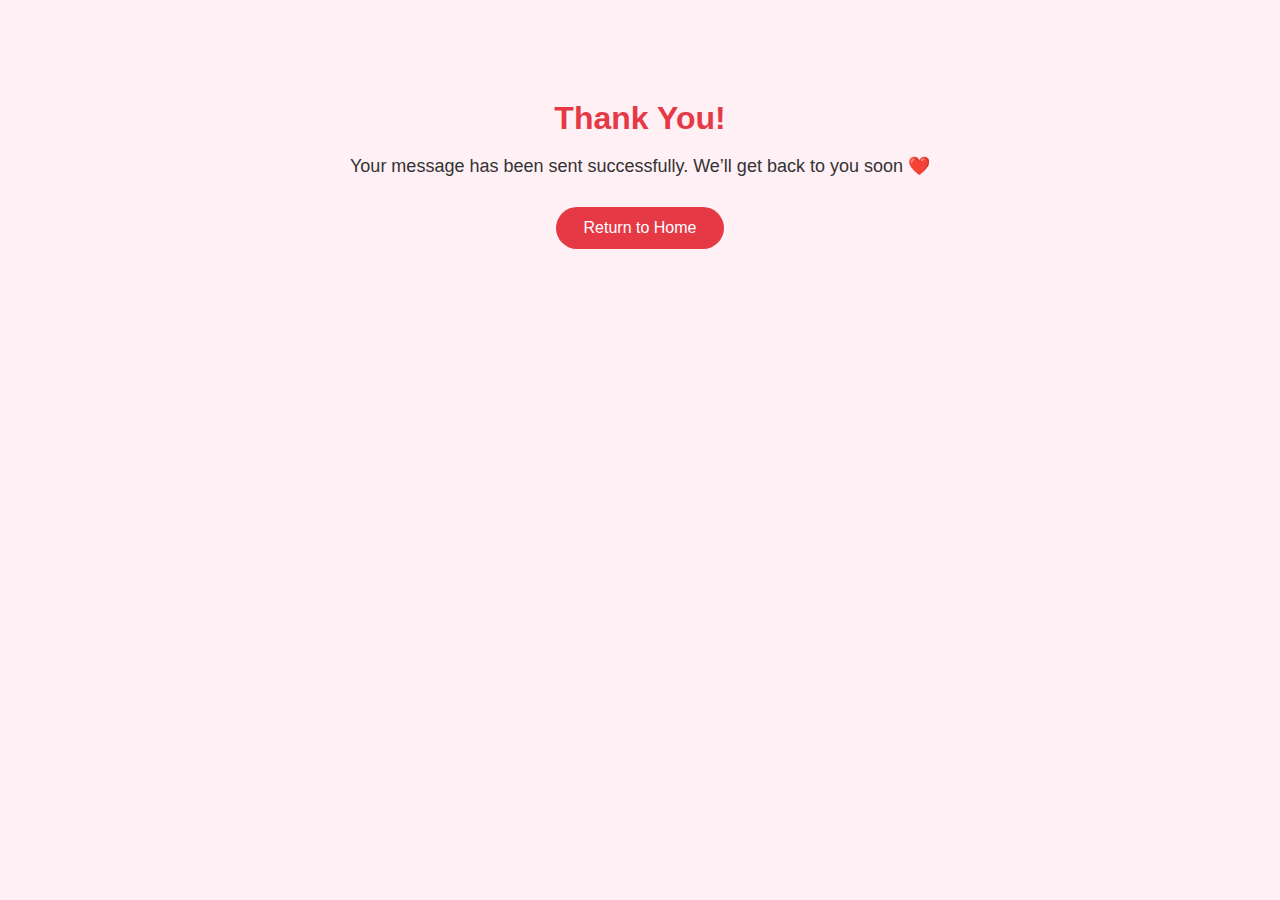
<file: thankyou.html>
<!DOCTYPE html>
<html lang="en">
<head>
  <meta charset="UTF-8">
  <meta name="viewport" content="width=device-width, initial-scale=1.0">
  <title>Thank You - HeartinJapanBlog</title>
  <style>
    body {
      font-family: "Poppins", sans-serif;
      text-align: center;
      margin-top: 100px;
      background-color: #fff0f5;
    }
    h1 {
      color: #e63946;
      margin-bottom: 10px;
    }
    p {
      font-size: 18px;
      color: #333;
      margin-bottom: 30px;
    }
    a.button {
      display: inline-block;
      background-color: #e63946;
      color: #fff;
      text-decoration: none;
      padding: 12px 28px;
      border-radius: 30px;
      font-size: 16px;
      transition: background-color 0.3s ease, transform 0.2s ease;
    }
    a.button:hover {
      background-color: #d62828;
      transform: scale(1.05);
    }
  </style>
</head>
<body>
  <h1>Thank You!</h1>
  <p>Your message has been sent successfully. We’ll get back to you soon ❤️</p>
  <a href="index.html" class="button">Return to Home</a>
</body>
</html>
</file>
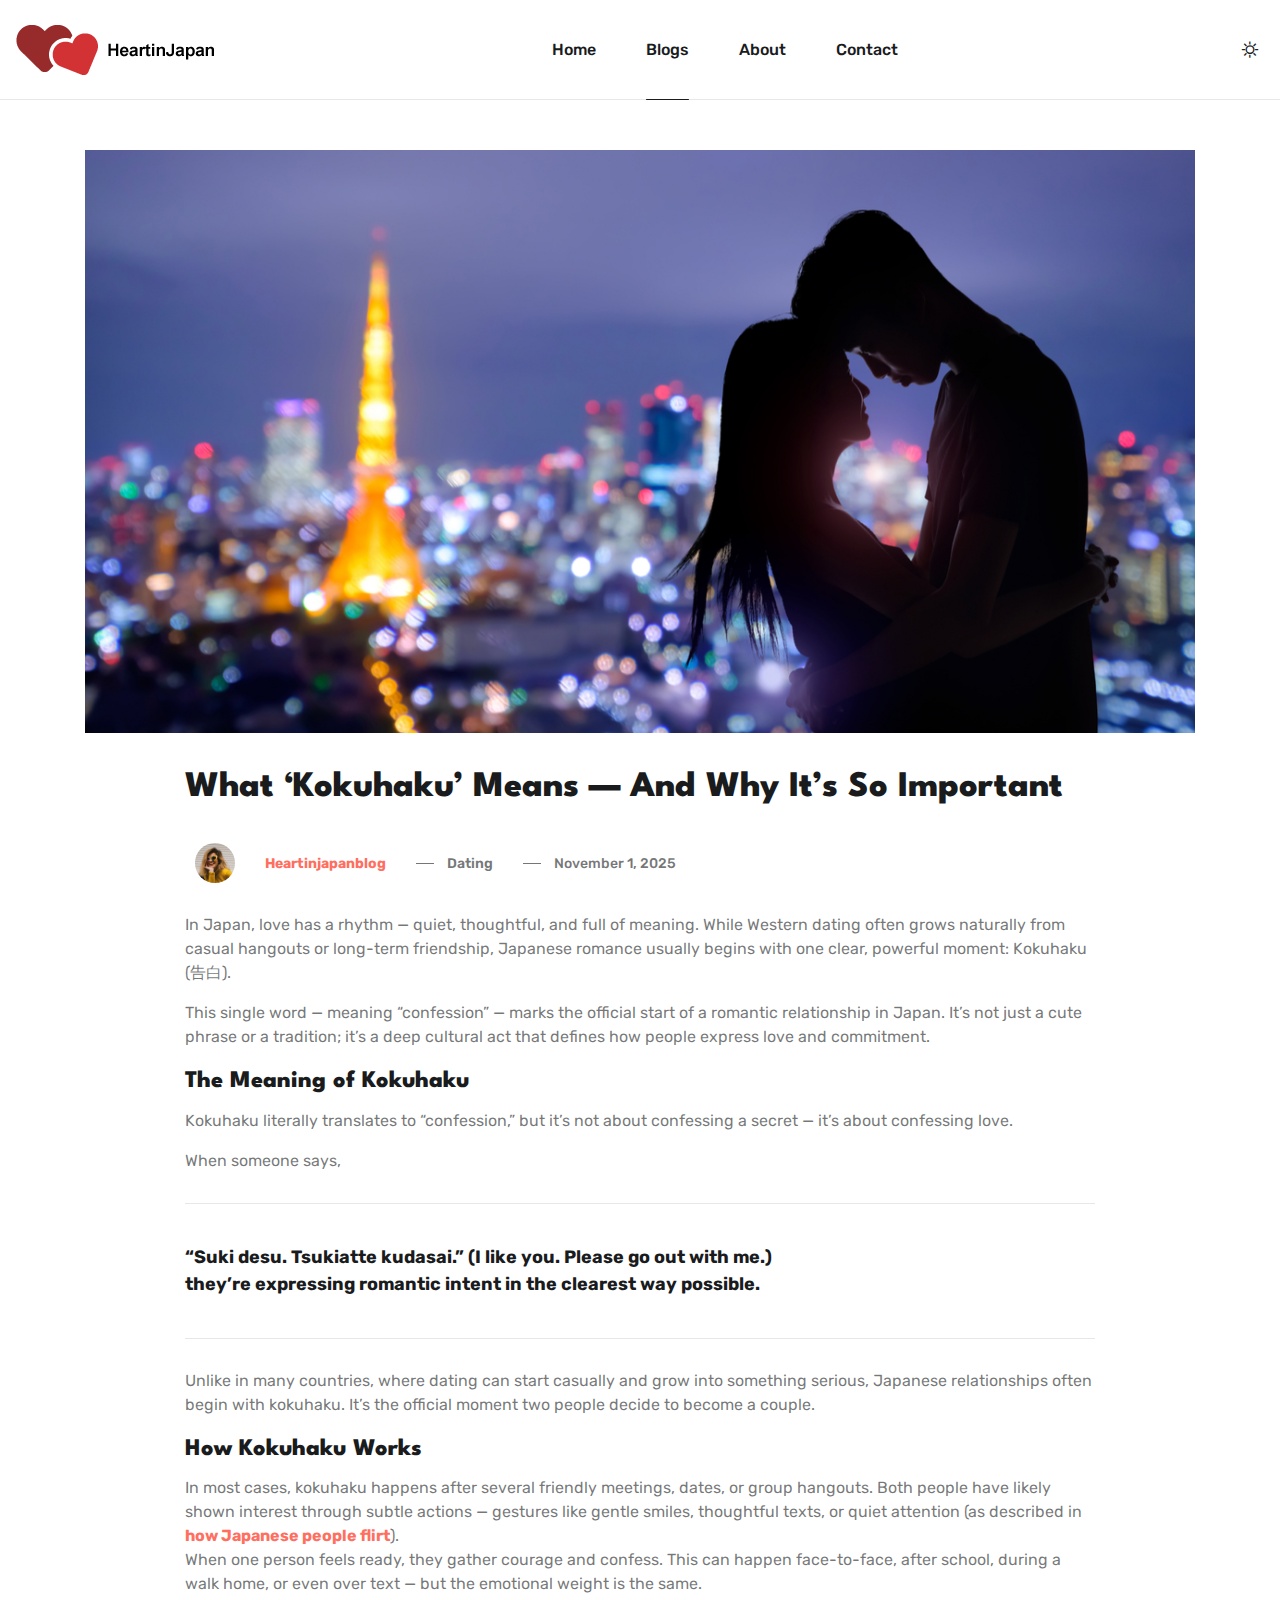
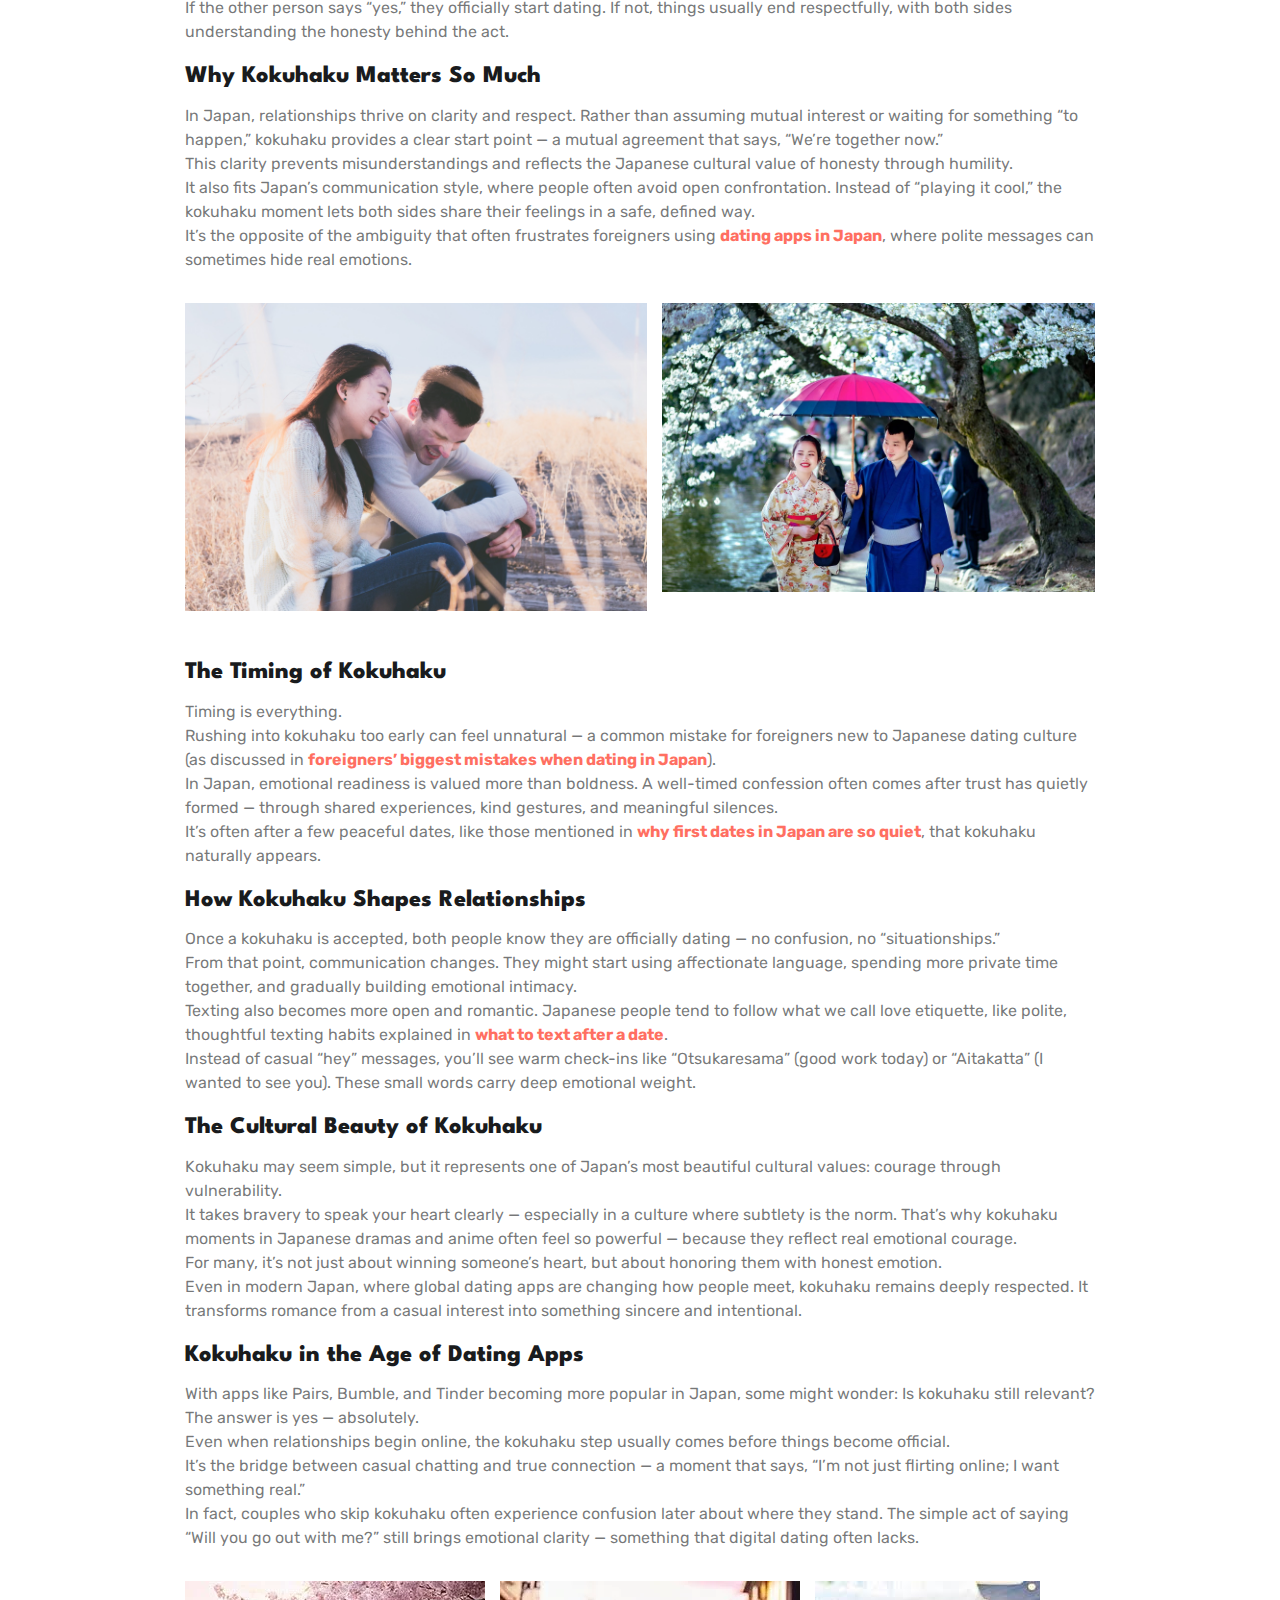
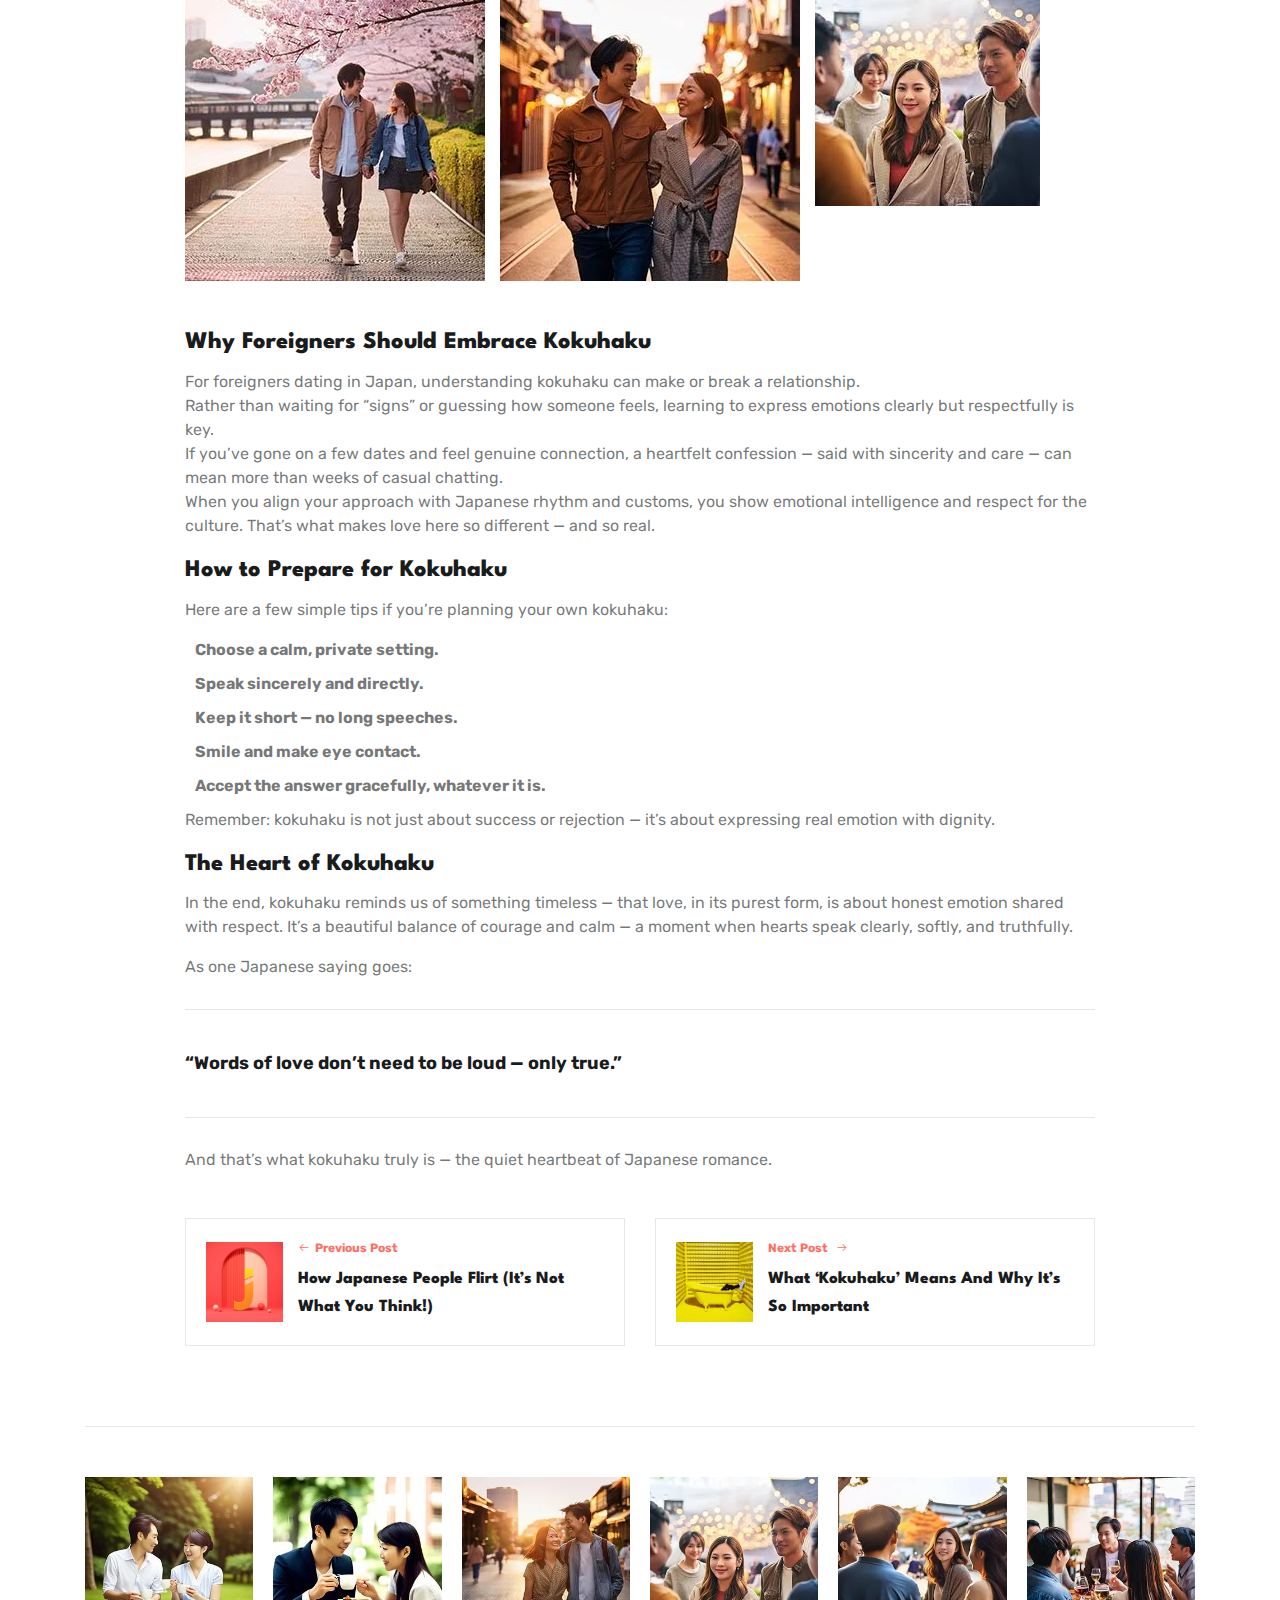
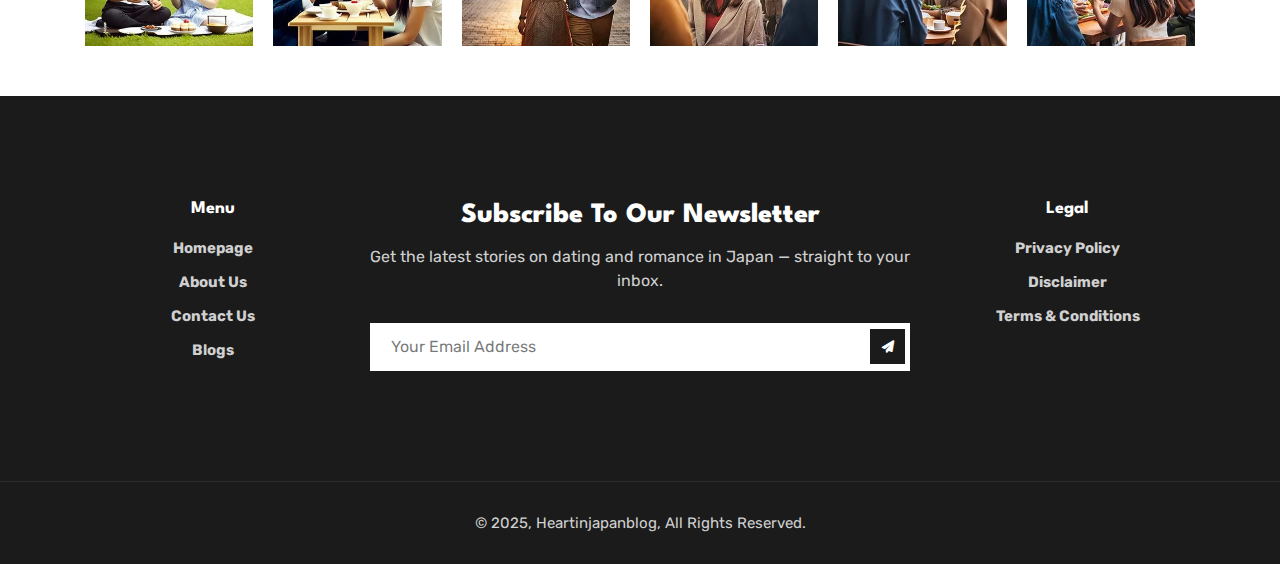
<file: What-kokuhaku-means.html>
<!doctype html>
<html lang="en">

<head>
    <!-- Meta -->
    <meta charset="UTF-8">
    <meta name="viewport" content="width=device-width, initial-scale=1.0">
    <meta http-equiv="X-UA-Compatible" content="ie=edge">

    <!-- favicon -->
    <link rel="icon" sizes="16x16" href="assets/img/favicon.png">

    <!-- Title -->
    <title> Heartinjapanblog - What ‘Kokuhaku’ Means — And Why It’s So Important </title>

    <!-- CSS Plugins -->
    <link rel="stylesheet" href="assets/css/bootstrap.min.css">
    <link rel="stylesheet" href="assets/css/owl.carousel.css">
    <link rel="stylesheet" href="assets/css/line-awesome.min.css">
    <link rel="stylesheet" href="assets/css/fontawesome.css">

    <!-- main style -->
    <link rel="stylesheet" href="assets/css/style.css">
    <link rel="stylesheet" href="assets/css/custom.css">
    <style>
        a {
            color: #ff6f61;
            font-weight: bold;
        }

        a:hover {
            color: #ff3b2e;
            font-weight: bolder;
        }

        li {
            margin: 10px;
            font-weight: bold;
        }
    </style>
</head>

<body>

    <!-- Header-->
    <header class="header navbar-expand-lg fixed-top ">
        <div class="container-wrap2 ">
            <div class="header-area">
                <!--logo-->
                <div class="logo">
                    <a href="index.html">
                        <img src="assets/img/logo/logo-dark.png" alt="" class="logo-dark">
                        <img src="assets/img/logo/logo-white.png" alt="" class="logo-white">
                    </a>
                </div>
                <!--/-->
                <div class="header-navbar">
                    <nav class="navbar">
                        <!--navbar-collapse-->
                        <div class="collapse navbar-collapse" id="main_nav">
                            <ul class="navbar-nav ">
                                <li class="nav-item">
                                    <a class="nav-link " href="index.html"> Home </a>
                                </li>

                                <li class="nav-item">
                                    <a class="nav-link active" href="blog.html"> Blogs </a>
                                </li>
                                <li class="nav-item">
                                    <a class="nav-link" href="about.html"> About </a>
                                </li>
                                <li class="nav-item">
                                    <a class="nav-link" href="contact.html"> contact </a>
                                </li>
                            </ul>
                        </div>
                        <!--/-->
                    </nav>
                </div>

                <!--header-right-->
                <div class="header-right ">
                    <!--theme-switch-->
                    <div class="theme-switch-wrapper">
                        <label class="theme-switch" for="checkbox">
                            <input type="checkbox" id="checkbox" />
                            <span class="slider round ">
                                <i class="lar la-sun icon-light"></i>
                                <i class="lar la-moon icon-dark"></i>
                            </span>
                        </label>
                    </div>
                    <!--navbar-toggler-->
                    <button class="navbar-toggler" type="button" data-toggle="collapse" data-target="#main_nav"
                        aria-expanded="false" aria-label="Toggle navigation">
                        <span class="navbar-toggler-icon"></span>
                    </button>
                    <!--/-->
                </div>
            </div>
        </div>
    </header>


    <!--post-single-->
    <section class="post-single">
        <div class="container-fluid ">
            <div class="row ">
                <div class="col-lg-12">
                    <!--post-single-image-->
                    <div class="post-single-image">
                        <img src="assets/img/blog/19.jpg" alt="">
                    </div>

                    <div class="post-single-body">
                        <!--post-single-title-->
                        <div class="post-single-title">
                            <h2> What ‘Kokuhaku’ Means — And Why It’s So Important</h2>
                            <ul class="entry-meta">
                                <li class="post-author-img"><img src="assets/img/author/1.jpg" alt=""></li>
                                <li class="post-author"> <a href="blog.html">Heartinjapanblog</a></li>
                                <li class="entry-cat"> <a href="blog.html" class="category-style-1 "> <span
                                            class="line"></span> Dating</a></li>
                                <li class="post-date"> <span class="line"></span> November 1, 2025</li>
                            </ul>

                        </div>

                        <!--post-single-content-->
                        <div class="post-single-content">
                            <p>
                                In Japan, love has a rhythm — quiet, thoughtful, and full of meaning. While Western
                                dating often grows naturally from casual hangouts or long-term friendship, Japanese
                                romance usually begins with one clear, powerful moment: Kokuhaku (告白).
                            </p>
                            <p>This single word — meaning “confession” — marks the official start of a romantic
                                relationship in Japan. It’s not just a cute phrase or a tradition; it’s a deep cultural
                                act that defines how people express love and commitment.</p>

                            <h4> The Meaning of Kokuhaku</h4>

                            <p>
                                Kokuhaku literally translates to “confession,” but it’s not about confessing a secret —
                                it’s about confessing love.
                            </p>
                            <p>When someone says,</p>
                            <div class="quote">
                                <p>
                                    “Suki desu. Tsukiatte kudasai.” (I like you. Please go out with me.) <br>
                                    they’re expressing romantic intent in the clearest way possible.
                                </p>
                            </div>
                            <p>Unlike in many countries, where dating can start casually and grow into something
                                serious, Japanese relationships often begin with kokuhaku. It’s the official moment two
                                people decide to become a couple.</p>
                            <h4>How Kokuhaku Works</h4>
                            <p>
                                In most cases, kokuhaku happens after several friendly meetings, dates, or group
                                hangouts. Both people have likely shown interest through subtle actions — gestures like
                                gentle smiles, thoughtful texts, or quiet attention (as described in <a
                                    href="How-japanese-people-flirt.html">how Japanese people
                                    flirt</a>). <br>

                                When one person feels ready, they gather courage and confess. This can happen
                                face-to-face, after school, during a walk home, or even over text — but the emotional
                                weight is the same. <br>
                                If the other person says “yes,” they officially start dating. If not, things usually end
                                respectfully, with both sides understanding the honesty behind the act.</p>
                            <h4>Why Kokuhaku Matters So Much</h4>

                            <p>In Japan, relationships thrive on clarity and respect. Rather than assuming mutual
                                interest or waiting for something “to happen,” kokuhaku provides a clear start point — a
                                mutual agreement that says, “We’re together now.” <br>

                                This clarity prevents misunderstandings and reflects the Japanese cultural value of
                                honesty through humility. <br>

                                It also fits Japan’s communication style, where people often avoid open confrontation.
                                Instead of “playing it cool,” the kokuhaku moment lets both sides share their feelings
                                in a safe, defined way. <br>

                                It’s the opposite of the ambiguity that often frustrates foreigners using <a
                                    href="Dating-apps-that-actually-work-in-japan.html">dating apps in
                                    Japan</a>, where polite messages can sometimes hide real emotions.
                            </p>
                            <div class="image-groupe">
                                <div class="image">
                                    <img src="assets/img/blog/25.jpg" alt="">

                                </div>
                                <div class="image">
                                    <img src="assets/img/blog/21.jpg" alt="">

                                </div>
                            </div>
                            <h4>The Timing of Kokuhaku</h4>
                            <p>Timing is everything. <br>

                                Rushing into kokuhaku too early can feel unnatural — a common mistake for foreigners new
                                to Japanese dating culture (as discussed in <a
                                    href="Foreigners-biggest-mistakes.html">foreigners’ biggest
                                    mistakes when dating in Japan</a>). <br>

                                In Japan, emotional readiness is valued more than boldness. A well-timed confession
                                often comes after trust has quietly formed — through shared experiences, kind gestures,
                                and meaningful silences. <br>

                                It’s often after a few peaceful dates, like those mentioned in <a
                                    href="Why-first-dates-in-japan-are-so-quiet.html">why first dates in Japan are so
                                    quiet</a>, that kokuhaku naturally appears.</p>
                            <h4>How Kokuhaku Shapes Relationships</h4>
                            <p>Once a kokuhaku is accepted, both people know they are officially dating — no confusion,
                                no “situationships.” <br>

                                From that point, communication changes. They might start using affectionate language,
                                spending more private time together, and gradually building emotional intimacy. <br>

                                Texting also becomes more open and romantic. Japanese people tend to follow what we call
                                love etiquette, like polite, thoughtful texting habits explained in <a
                                    href="Love-etiquette-what-to-text-after-a-date.html">what to text after a date</a>.
                                <br>

                                Instead of casual “hey” messages, you’ll see warm check-ins like “Otsukaresama” (good
                                work today) or “Aitakatta” (I wanted to see you). These small words carry deep emotional
                                weight.
                            </p>
                            <h4> The Cultural Beauty of Kokuhaku </h4>

                            <p>
                                Kokuhaku may seem simple, but it represents one of Japan’s most beautiful cultural
                                values: courage through vulnerability. <br>

                                It takes bravery to speak your heart clearly — especially in a culture where subtlety is
                                the norm. That’s why kokuhaku moments in Japanese dramas and anime often feel so
                                powerful — because they reflect real emotional courage. <br>

                                For many, it’s not just about winning someone’s heart, but about honoring them with
                                honest emotion. <br>

                                Even in modern Japan, where global dating apps are changing how people meet, kokuhaku
                                remains deeply respected. It transforms romance from a casual interest into something
                                sincere and intentional.
                            </p>
                            <h4>Kokuhaku in the Age of Dating Apps</h4>
                            <p>
                                With apps like Pairs, Bumble, and Tinder becoming more popular in Japan, some might
                                wonder: Is kokuhaku still relevant? <br>

                                The answer is yes — absolutely. <br>
                                Even when relationships begin online, the kokuhaku step usually comes before things
                                become official. <br>

                                It’s the bridge between casual chatting and true connection — a moment that says, “I’m
                                not just flirting online; I want something real.” <br>

                                In fact, couples who skip kokuhaku often experience confusion later about where they
                                stand. The simple act of saying “Will you go out with me?” still brings emotional
                                clarity — something that digital dating often lacks.</p>
                            <div class="image-groupe">
                                <div class="image">
                                    <img src="assets/img/blog/13.jpg" alt="">

                                </div>
                                <div class="image">
                                    <img src="assets/img/blog/3.jpg" alt="">

                                </div>
                                <div class="image">
                                    <img src="assets/img/blog/11.jpg" alt="">

                                </div>
                            </div>
                            <h4>Why Foreigners Should Embrace Kokuhaku</h4>
                            <p>
                                For foreigners dating in Japan, understanding kokuhaku can make or break a relationship.
                                <br>

                                Rather than waiting for “signs” or guessing how someone feels, learning to express
                                emotions clearly but respectfully is key. <br>
                                If you’ve gone on a few dates and feel genuine connection, a heartfelt confession — said
                                with sincerity and care — can mean more than weeks of casual chatting. <br>

                                When you align your approach with Japanese rhythm and customs, you show emotional
                                intelligence and respect for the culture. That’s what makes love here so different — and
                                so real.
                            </p>
                            <h4>How to Prepare for Kokuhaku</h4>
                            <p>Here are a few simple tips if you’re planning your own kokuhaku:</p>
                            <ul>
                                <li>Choose a calm, private setting.</li>
                                <li>Speak sincerely and directly.</li>
                                <li>Keep it short — no long speeches.</li>
                                <li>Smile and make eye contact.</li>
                                <li>Accept the answer gracefully, whatever it is.</li>

                            </ul>
                            <p>Remember: kokuhaku is not just about success or rejection — it’s about expressing real
                                emotion with dignity.</p>
                            <h4>The Heart of Kokuhaku</h4>
                            <p>In the end, kokuhaku reminds us of something timeless — that love, in its purest form, is
                                about honest emotion shared with respect.

                                It’s a beautiful balance of courage and calm — a moment when hearts speak clearly,
                                softly, and truthfully.
                            </p>
                            <p>As one Japanese saying goes:</p>
                            <div class="quote">
                                <p>“Words of love don’t need to be loud — only true.”</p>
                            </div>
                            <p>And that’s what kokuhaku truly is — the quiet heartbeat of Japanese romance.</p>

                        </div>


                        <!--post-single-Related posts-->
                        <div class="post-single-next-previous">
                            <div class="row ">
                                <!--prevvious post-->
                                <div class="col-md-6">
                                    <div class="small-post">
                                        <div class="small-post-image">
                                            <a href="How-japanese-people-flirt.html">
                                                <img src="assets/img/blog/1.jpg" alt="...">
                                            </a>
                                        </div>

                                        <div class="small-post-content">
                                            <small> <a href="How-japanese-people-flirt.html"> <i
                                                        class="las la-arrow-left"></i>Previous post</a></small>

                                            <p>
                                                <a href="How-japanese-people-flirt.html">How Japanese People Flirt (It’s
                                                    Not What You Think!)</a>
                                            </p>
                                        </div>
                                    </div>
                                </div>
                                <!--/-->

                                <!--next post-->
                                <div class="col-md-6">
                                    <div class="small-post">
                                        <div class="small-post-image">
                                            <a href="What-kokuhaku-means.html">
                                                <img src="assets/img/blog/2.jpg" alt="...">
                                            </a>
                                        </div>

                                        <div class="small-post-content">
                                            <small> <a href="What-kokuhaku-means.html">Next post <i
                                                        class="las la-arrow-right"></i></a> </small>
                                            <p>
                                                <a href="What-kokuhaku-means.html">What ‘Kokuhaku’ Means And Why It’s
                                                    So Important</a>
                                            </p>
                                        </div>
                                    </div>
                                </div>
                                <!--/-->
                            </div>
                        </div>

                    </div>
                </div>
            </div>
        </div>
    </section>

    <!--instagram-->
    <div class="instagram">
        <div class="container-fluid">
            <div class="instagram-area">
                <div class="instagram-list">
                    <div class="instagram-item">
                        <a href="#">
                            <img src="assets/img/instagram/1.jpg" alt="">
                            <div class="icon">

                            </div>
                        </a>
                    </div>

                    <div class="instagram-item">
                        <a href="#">
                            <img src="assets/img/instagram/2.jpg" alt="">
                            <div class="icon">

                            </div>
                        </a>
                    </div>
                    <div class="instagram-item">
                        <a href="#">
                            <img src="assets/img/instagram/3.jpg" alt="">
                            <div class="icon">

                            </div>
                        </a>
                    </div>
                    <div class="instagram-item">
                        <a href="#">
                            <img src="assets/img/instagram/4.jpg" alt="">
                            <div class="icon">

                            </div>
                        </a>
                    </div>
                    <div class="instagram-item">
                        <a href="#">
                            <img src="assets/img/instagram/5.jpg" alt="">
                            <div class="icon">

                            </div>
                        </a>
                    </div>
                    <div class="instagram-item">
                        <a href="#">
                            <img src="assets/img/instagram/6.jpg" alt="">
                            <div class="icon">

                            </div>
                        </a>
                    </div>
                </div>
            </div>
        </div>
    </div>



    <!--footer-->
    <div class="footer">
        <div class="footer-area">
            <div class="footer-area-content">
                <div class="container-fluid">
                    <div class="row ">
                        <div class="col-md-3">
                            <div class="menu">
                                <h6>Menu</h6>
                                <ul>
                                    <li><a href="index.html">Homepage</a></li>
                                    <li><a href="about.html">about us</a></li>
                                    <li><a href="contact.html">contact us</a></li>
                                    <li><a href="blog.html">Blogs</a></li>
                                </ul>
                            </div>
                        </div>
                        <div class="col-md-6">
                            <div class="newslettre">
                                <div class="newslettre-info">
                                    <h3>Subscribe To Our
                                        Newsletter</h3>
                                    <p>Get the latest stories on dating and romance in Japan — straight to your inbox.
                                    </p>
                                </div>

                                <form action="subscribe.php" method="post" class="newslettre-form">
                                    <div class="form-flex">
                                        <div class="form-group">
                                            <input type="email" class="form-control" name="email"
                                                placeholder="Your Email Address" required>
                                        </div>
                                        <button class="submit-btn" type="submit">
                                            <i class="fas fa-paper-plane"></i>
                                        </button>
                                    </div>
                                </form>

                                <!-- Message area -->
                                <div id="subscribe-message" style="margin-top:10px; font-weight:500;"></div>
                            </div>
                        </div>
                        <div class="col-md-3">
                            <div class="menu">
                                <h6>Legal</h6>
                                <ul>
                                    <li><a href="privacy.html">Privacy Policy</a></li>
                                    <li><a href="disclaimer.html">Disclaimer</a></li>
                                    <li><a href="terms.html">Terms & Conditions</a></li>
                                </ul>
                            </div>
                        </div>
                    </div>
                </div>
            </div>

            <div class="footer-area-copyright">
                <div class="container-fluid">
                    <div class="row">
                        <div class="col-lg-12">
                            <div class="copyright">
                                <p>© 2025, Heartinjapanblog, All Rights Reserved.</p>
                            </div>
                        </div>
                    </div>
                </div>
            </div>
        </div>
    </div>


    <!--Back-to-top-->
    <div class="back">
        <a href="#" class="back-top">
            <i class="las la-long-arrow-alt-up"></i>
        </a>
    </div>


    <!--Search-form-->
    <div class="search">
        <div class="container-fluid">
            <div class="row">
                <div class="col-lg-7 col-md-10 m-auto">
                    <div class="search-width">
                        <button type="button" class="close">
                            <i class="far fa-times"></i>
                        </button>
                        <form class="search-form" action="search.html">
                            <input type="search" value="" placeholder="What are you looking for?">
                            <button type="submit" class="search-btn"> search</button>
                        </form>
                    </div>
                </div>
            </div>
        </div>
    </div>


    <!-- jQuery first, then Popper.js, then Bootstrap JS -->
    <script>
        document.addEventListener("DOMContentLoaded", function () {
            const form = document.querySelector('.newslettre-form');
            const messageBox = document.getElementById('subscribe-message');

            if (!form) return;

            form.addEventListener('submit', function (e) {
                e.preventDefault(); // Prevent reload

                const formData = new FormData(form);

                fetch('subscribe.php', {
                    method: 'POST',
                    body: formData
                })
                    .then(res => res.json())
                    .then(data => {
                        // Set color and message
                        messageBox.textContent = data.message;
                        messageBox.style.color = data.status === 'success' ? 'green' : 'red';
                        messageBox.style.opacity = '1';

                        // Reset form if success
                        if (data.status === 'success') form.reset();

                        // Hide message after 3 seconds with fade
                        setTimeout(() => {
                            messageBox.style.transition = 'opacity 0.5s';
                            messageBox.style.opacity = '0';
                        }, 3000);
                    })
                    .catch(() => {
                        messageBox.textContent = 'Something went wrong. Please try again later.';
                        messageBox.style.color = 'red';
                        messageBox.style.opacity = '1';
                        setTimeout(() => {
                            messageBox.style.transition = 'opacity 0.5s';
                            messageBox.style.opacity = '0';
                        }, 3000);
                    });
            });
        });
    </script>
    <script src="assets/js/jquery.min.js"></script>
    <script src="assets/js/popper.min.js"></script>
    <script src="assets/js/bootstrap.min.js"></script>

    <!-- JS Plugins  -->
    <script src="assets/js/theia-sticky-sidebar.js"></script>
    <script src="assets/js/ajax-contact.js"></script>
    <script src="assets/js/owl.carousel.min.js"></script>
    <script src="assets/js/switch.js"></script>
    <script src="assets/js/jquery.marquee.js"></script>

    <!-- JS main  -->
    <script src="assets/js/main.js"></script>

</body>

</html>
</file>
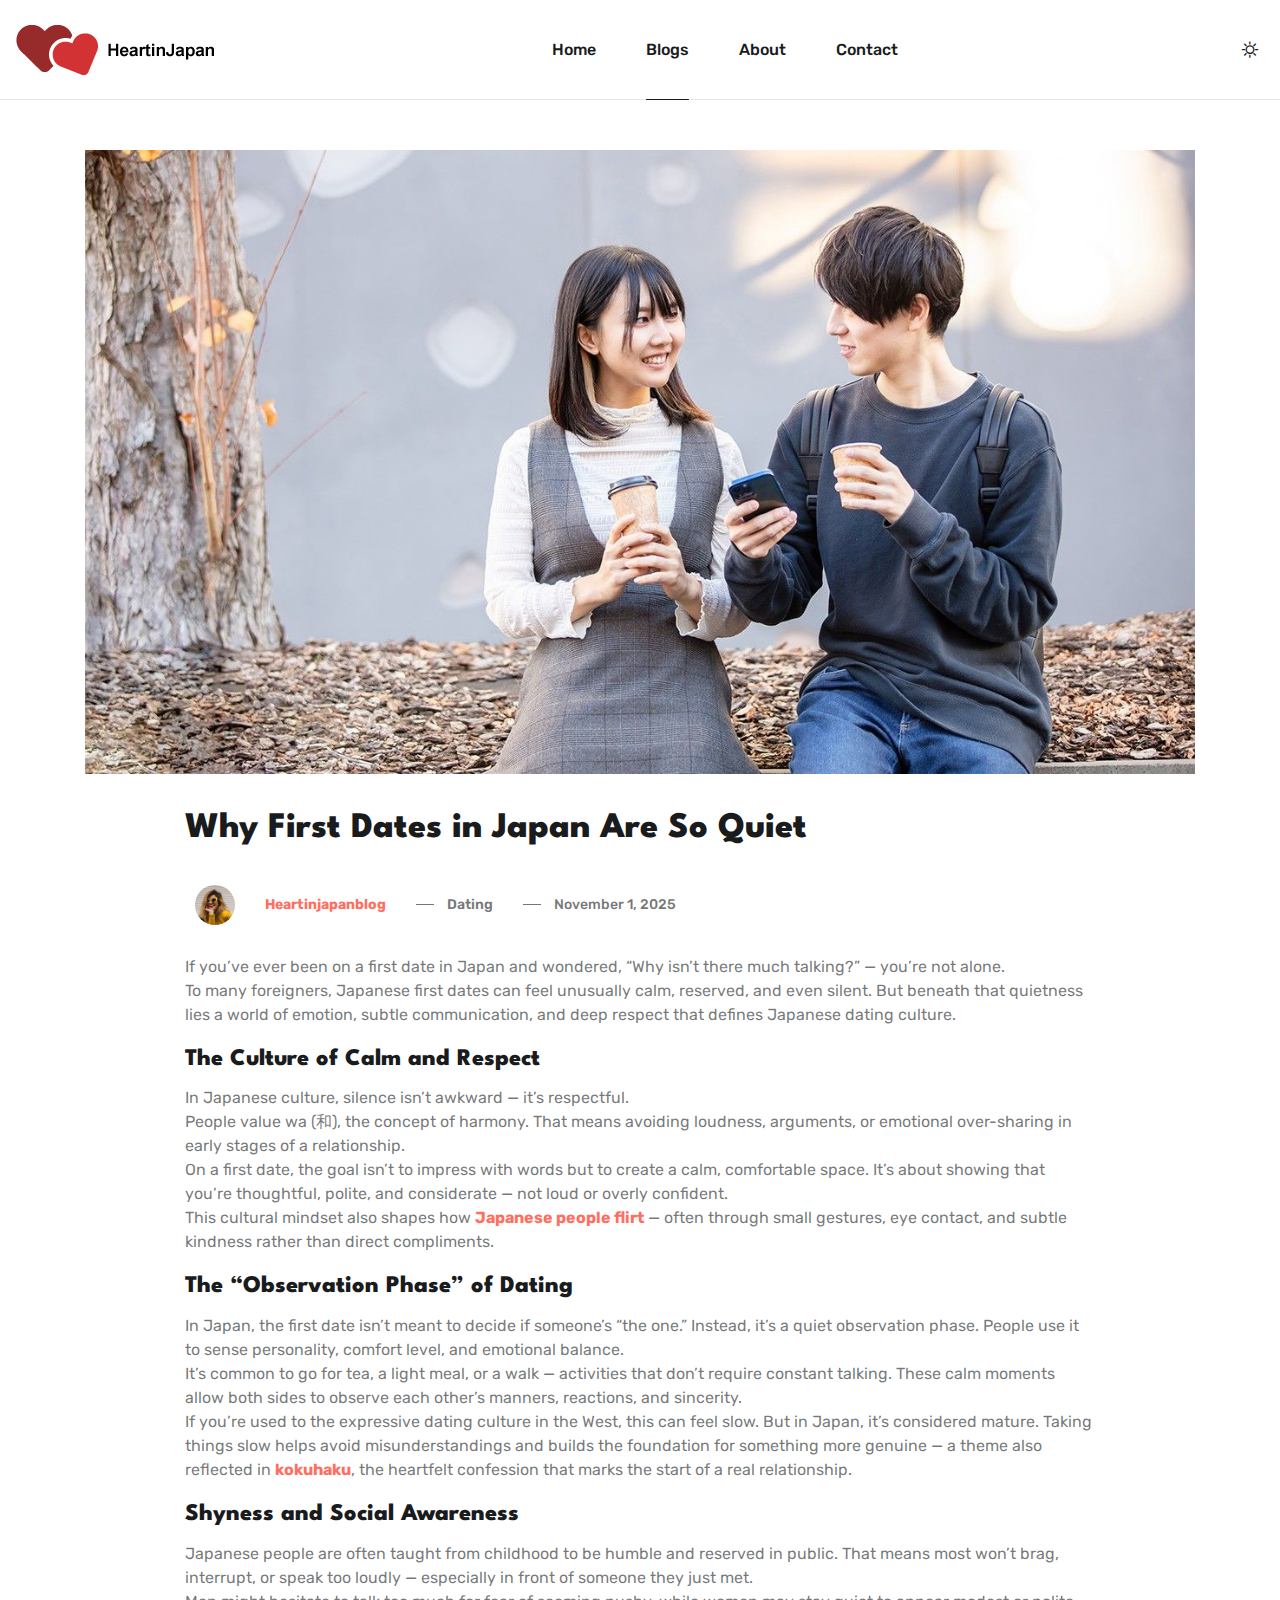
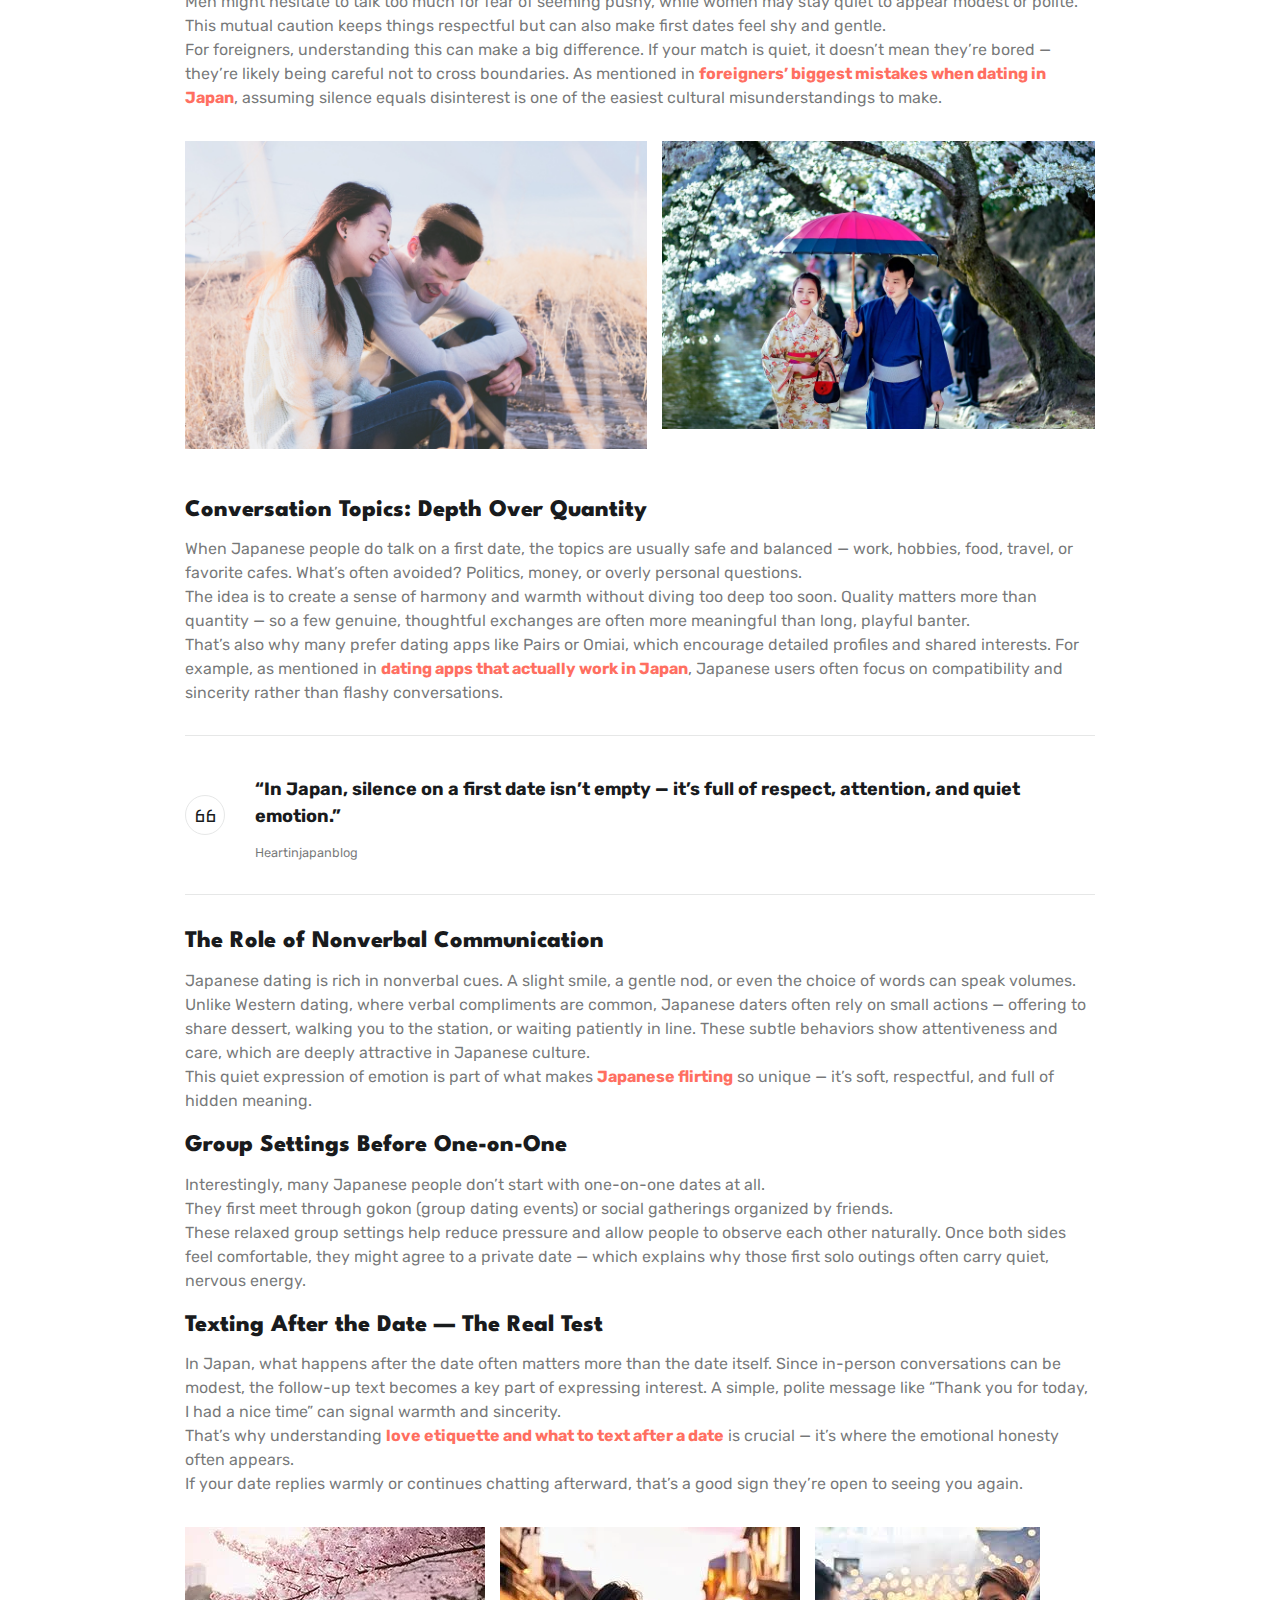
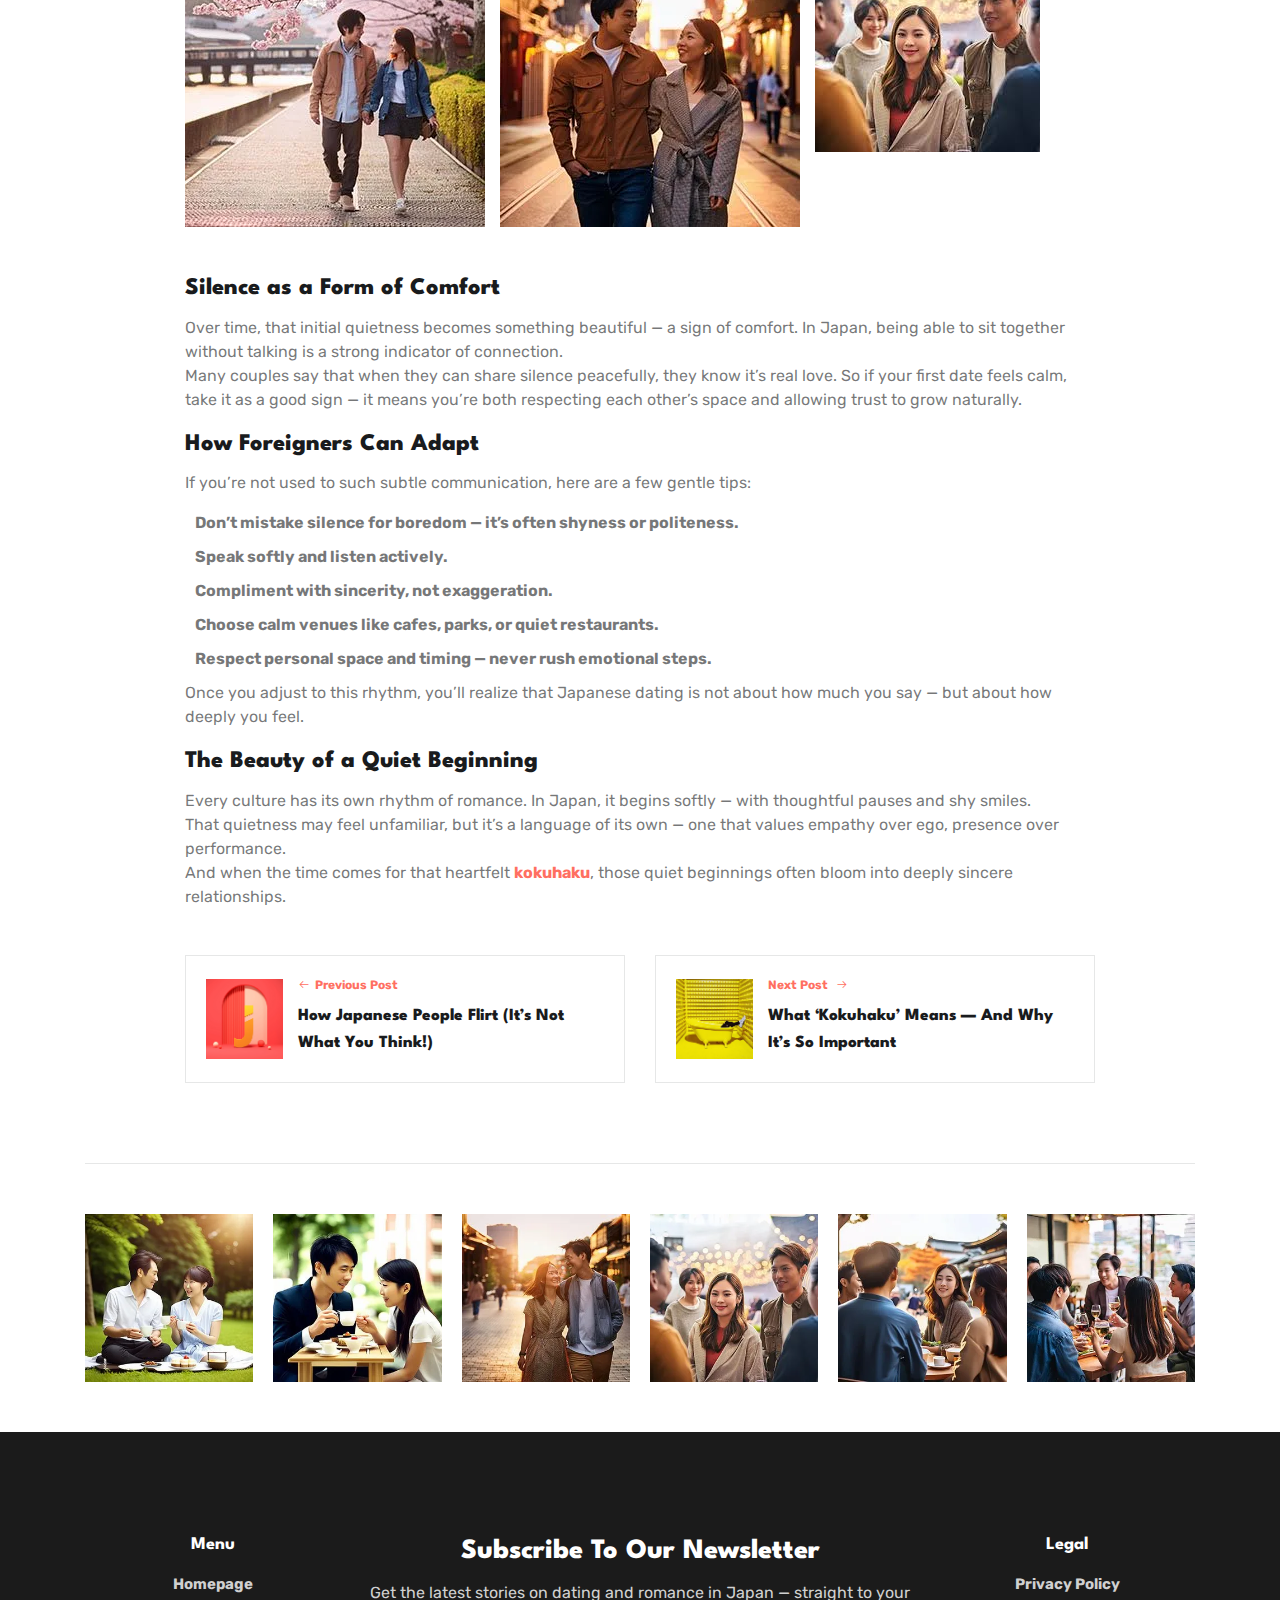
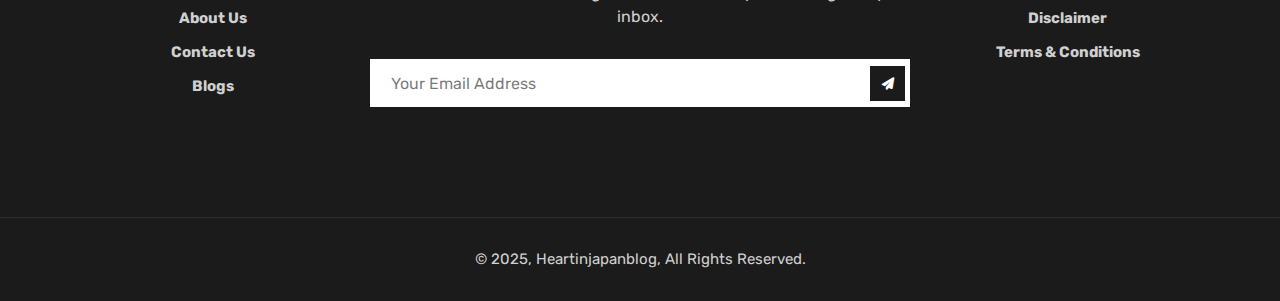
<file: Why-first-dates-in-japan-are-so-quiet.html>
<!doctype html>
<html lang="en">

<head>
    <!-- Meta -->
    <meta charset="UTF-8">
    <meta name="viewport" content="width=device-width, initial-scale=1.0">
    <meta http-equiv="X-UA-Compatible" content="ie=edge">

    <!-- favicon -->
    <link rel="icon" sizes="16x16" href="assets/img/favicon.png">

    <!-- Title -->
    <title> Heartinjapanblog - Why First Dates in Japan Are So Quiet </title>

    <!-- CSS Plugins -->
    <link rel="stylesheet" href="assets/css/bootstrap.min.css">
    <link rel="stylesheet" href="assets/css/owl.carousel.css">
    <link rel="stylesheet" href="assets/css/line-awesome.min.css">
    <link rel="stylesheet" href="assets/css/fontawesome.css">

    <!-- main style -->
    <link rel="stylesheet" href="assets/css/style.css">
    <link rel="stylesheet" href="assets/css/custom.css">
    <style>
        a {
            color: #ff6f61;
            font-weight: bold;
        }

        a:hover {
            color: #ff3b2e;
            font-weight: bolder;
        }

        li {
            margin: 10px;
            font-weight: bold;
        }
    </style>
</head>

<body>

    <!-- Header-->
    <header class="header navbar-expand-lg fixed-top ">
        <div class="container-wrap2 ">
            <div class="header-area">
                <!--logo-->
                <div class="logo">
                    <a href="index.html">
                        <img src="assets/img/logo/logo-dark.png" alt="" class="logo-dark">
                        <img src="assets/img/logo/logo-white.png" alt="" class="logo-white">
                    </a>
                </div>
                <!--/-->
                <div class="header-navbar">
                    <nav class="navbar">
                        <!--navbar-collapse-->
                        <div class="collapse navbar-collapse" id="main_nav">
                            <ul class="navbar-nav ">
                                <li class="nav-item">
                                    <a class="nav-link " href="index.html"> Home </a>
                                </li>

                                <li class="nav-item">
                                    <a class="nav-link active" href="blog.html"> Blogs </a>
                                </li>
                                <li class="nav-item">
                                    <a class="nav-link" href="about.html"> About </a>
                                </li>
                                <li class="nav-item">
                                    <a class="nav-link" href="contact.html"> contact </a>
                                </li>
                            </ul>
                        </div>
                        <!--/-->
                    </nav>
                </div>

                <!--header-right-->
                <div class="header-right ">
                    <!--theme-switch-->
                    <div class="theme-switch-wrapper">
                        <label class="theme-switch" for="checkbox">
                            <input type="checkbox" id="checkbox" />
                            <span class="slider round ">
                                <i class="lar la-sun icon-light"></i>
                                <i class="lar la-moon icon-dark"></i>
                            </span>
                        </label>
                    </div>
                    <!--navbar-toggler-->
                    <button class="navbar-toggler" type="button" data-toggle="collapse" data-target="#main_nav"
                        aria-expanded="false" aria-label="Toggle navigation">
                        <span class="navbar-toggler-icon"></span>
                    </button>
                    <!--/-->
                </div>
            </div>
        </div>
    </header>


    <!--post-single-->
    <section class="post-single">
        <div class="container-fluid ">
            <div class="row ">
                <div class="col-lg-12">
                    <!--post-single-image-->
                    <div class="post-single-image">
                        <img src="assets/img/blog/32.jpg" alt="error" width="100%">
                    </div>

                    <div class="post-single-body">
                        <!--post-single-title-->
                        <div class="post-single-title">
                            <h2> Why First Dates in Japan Are So Quiet</h2>
                            <ul class="entry-meta">
                                <li class="post-author-img"><img src="assets/img/author/1.jpg" alt=""></li>
                                <li class="post-author"> <a href="blog.html">Heartinjapanblog</a></li>
                                <li class="entry-cat"> <a href="blog.html" class="category-style-1 "> <span
                                            class="line"></span> Dating</a></li>
                                <li class="post-date"> <span class="line"></span> November 1, 2025</li>
                            </ul>

                        </div>

                        <!--post-single-content-->
                        <div class="post-single-content">
                            <p>
                                If you’ve ever been on a first date in Japan and wondered, “Why isn’t there much
                                talking?” — you’re not alone. <br>
                                To many foreigners, Japanese first dates can feel unusually calm, reserved, and even
                                silent. But beneath that quietness lies a world of emotion, subtle communication, and
                                deep respect that defines Japanese dating culture.
                            </p>

                            <h4> The Culture of Calm and Respect</h4>

                            <p>
                                In Japanese culture, silence isn’t awkward — it’s respectful. <br>
                                People value wa (和), the concept of harmony. That means avoiding loudness, arguments, or
                                emotional over-sharing in early stages of a relationship. <br>

                                On a first date, the goal isn’t to impress with words but to create a calm, comfortable
                                space. It’s about showing that you’re thoughtful, polite, and considerate — not loud or
                                overly confident. <br>

                                This cultural mindset also shapes how <a href="How-japanese-people-flirt.html">Japanese
                                    people flirt</a> —
                                often through small gestures, eye contact, and subtle kindness rather than direct
                                compliments.
                            </p>
                            <h4>The “Observation Phase” of Dating</h4>
                            <p>
                                In Japan, the first date isn’t meant to decide if someone’s “the one.” Instead, it’s a
                                quiet observation phase.
                                People use it to sense personality, comfort level, and emotional balance. <br>

                                It’s common to go for tea, a light meal, or a walk — activities that don’t require
                                constant talking. These calm moments allow both sides to observe each other’s manners,
                                reactions, and sincerity. <br>

                                If you’re used to the expressive dating culture in the West, this can feel slow. But in
                                Japan, it’s considered mature. Taking things slow helps avoid misunderstandings and
                                builds the foundation for something more genuine — a theme also reflected in <a
                                    href="What-kokuhaku-means.html">kokuhaku</a>, the heartfelt
                                confession that marks the start of a real relationship.
                            </p>
                            <h4> Shyness and Social Awareness</h4>

                            <p>Japanese people are often taught from childhood to be humble and reserved in public.
                                That means most won’t brag, interrupt, or speak too loudly — especially in front of
                                someone they just met. <br>

                                Men might hesitate to talk too much for fear of seeming pushy, while women may stay
                                quiet to appear modest or polite. This mutual caution keeps things respectful but can
                                also make first dates feel shy and gentle. <br>

                                For foreigners, understanding this can make a big difference. If your match is quiet, it
                                doesn’t mean they’re bored — they’re likely being careful not to cross boundaries. As
                                mentioned in <a href="Foreigners-biggest-mistakes.html">foreigners’
                                    biggest mistakes when dating in Japan</a>, assuming silence equals disinterest is
                                one of the easiest cultural misunderstandings to make.
                            </p>
                            <div class="image-groupe">
                                <div class="image">
                                    <img src="assets/img/blog/25.jpg" alt="">

                                </div>
                                <div class="image">
                                    <img src="assets/img/blog/21.jpg" alt="">

                                </div>
                            </div>
                            <h4>Conversation Topics: Depth Over Quantity</h4>
                            <p>When Japanese people do talk on a first date, the topics are usually safe and balanced —
                                work, hobbies, food, travel, or favorite cafes.
                                What’s often avoided? Politics, money, or overly personal questions. <br>

                                The idea is to create a sense of harmony and warmth without diving too deep too soon.
                                Quality matters more than quantity — so a few genuine, thoughtful exchanges are often
                                more meaningful than long, playful banter. <br>

                                That’s also why many prefer dating apps like Pairs or Omiai, which encourage detailed
                                profiles and shared interests. For example, as mentioned in <a
                                    href="Dating-apps-that-actually-work-in-japan.html">dating apps that
                                    actually work in Japan</a>, Japanese users often focus on compatibility and
                                sincerity rather than flashy conversations.
                            </p>

                            <div class="quote">
                                <div>
                                    <i class="las la-quote-left"></i>
                                </div>
                                <div>
                                    <p>
                                        “In Japan, silence on a first date isn’t empty — it’s full of respect,
                                        attention, and quiet emotion.”
                                    </p>
                                    <small>Heartinjapanblog</small>
                                </div>

                            </div>
                            <h4>The Role of Nonverbal Communication</h4>
                            <p>Japanese dating is rich in nonverbal cues. A slight smile, a gentle nod, or even the
                                choice of words can speak volumes. <br>

                                Unlike Western dating, where verbal compliments are common, Japanese daters often rely
                                on small actions — offering to share dessert, walking you to the station, or waiting
                                patiently in line. These subtle behaviors show attentiveness and care, which are deeply
                                attractive in Japanese culture. <br>

                                This quiet expression of emotion is part of what makes <a
                                    href="How-japanese-people-flirt.html">Japanese flirting</a> so
                                unique — it’s soft, respectful, and full of hidden meaning.
                            </p>
                            <h4> Group Settings Before One-on-One </h4>

                            <p>
                                Interestingly, many Japanese people don’t start with one-on-one dates at all. <br>
                                They first meet through gokon (group dating events) or social gatherings organized by
                                friends. <br>

                                These relaxed group settings help reduce pressure and allow people to observe each other
                                naturally. Once both sides feel comfortable, they might agree to a private date — which
                                explains why those first solo outings often carry quiet, nervous energy.
                            </p>
                            <h4>Texting After the Date — The Real Test</h4>
                            <p>
                                In Japan, what happens after the date often matters more than the date itself.

                                Since in-person conversations can be modest, the follow-up text becomes a key part of
                                expressing interest. A simple, polite message like “Thank you for today, I had a nice
                                time” can signal warmth and sincerity. <br>

                                That’s why understanding <a href="Love-etiquette-what-to-text-after-a-date.html">love
                                    etiquette and what to text after a date</a> is crucial — it’s where the emotional
                                honesty often appears. <br>

                                If your date replies warmly or continues chatting afterward, that’s a good sign they’re
                                open to seeing you again.
                            </p>
                            <div class="image-groupe">
                                <div class="image">
                                    <img src="assets/img/blog/13.jpg" alt="">

                                </div>
                                <div class="image">
                                    <img src="assets/img/blog/3.jpg" alt="">

                                </div>
                                <div class="image">
                                    <img src="assets/img/blog/11.jpg" alt="">

                                </div>
                            </div>
                            <h4>Silence as a Form of Comfort</h4>
                            <p>
                                Over time, that initial quietness becomes something beautiful — a sign of comfort.
                                In Japan, being able to sit together without talking is a strong indicator of
                                connection. <br>

                                Many couples say that when they can share silence peacefully, they know it’s real love.
                                So if your first date feels calm, take it as a good sign — it means you’re both
                                respecting each other’s space and allowing trust to grow naturally.
                            </p>
                            <h4>How Foreigners Can Adapt</h4>
                            <p>If you’re not used to such subtle communication, here are a few gentle tips:</p>
                            <ul>
                                <li>Don’t mistake silence for boredom — it’s often shyness or politeness.</li>
                                <li>Speak softly and listen actively.</li>
                                <li>Compliment with sincerity, not exaggeration.</li>
                                <li>Choose calm venues like cafes, parks, or quiet restaurants.</li>
                                <li>Respect personal space and timing — never rush emotional steps.</li>
                            </ul>
                            <p>Once you adjust to this rhythm, you’ll realize that Japanese dating is not about how much
                                you say — but about how deeply you feel.</p>
                            <h4>The Beauty of a Quiet Beginning</h4>
                            <p>Every culture has its own rhythm of romance. In Japan, it begins softly — with thoughtful
                                pauses and shy smiles. <br>
                                That quietness may feel unfamiliar, but it’s a language of its own — one that values
                                empathy over ego, presence over performance. <br>

                                And when the time comes for that heartfelt <a
                                    href="What-kokuhaku-means.html">kokuhaku</a>, those quiet
                                beginnings often bloom into deeply sincere relationships.
                            </p>
                        </div>


                        <!--post-single-Related posts-->
                        <div class="post-single-next-previous">
                            <div class="row ">
                                <!--prevvious post-->
                                <div class="col-md-6">
                                    <div class="small-post">
                                        <div class="small-post-image">
                                            <a href="How-japanese-people-flirt.html">
                                                <img src="assets/img/blog/1.jpg" alt="...">
                                            </a>
                                        </div>

                                        <div class="small-post-content">
                                            <small> <a href="How-japanese-people-flirt.html"> <i
                                                        class="las la-arrow-left"></i>Previous post</a></small>

                                            <p>
                                                <a href="How-japanese-people-flirt.html">How Japanese People Flirt (It’s
                                                    Not What You Think!)</a>
                                            </p>
                                        </div>
                                    </div>
                                </div>
                                <!--/-->

                                <!--next post-->
                                <div class="col-md-6">
                                    <div class="small-post">
                                        <div class="small-post-image">
                                            <a href="What-kokuhaku-means.html">
                                                <img src="assets/img/blog/2.jpg" alt="...">
                                            </a>
                                        </div>

                                        <div class="small-post-content">
                                            <small> <a href="What-kokuhaku-means.html">Next post <i
                                                        class="las la-arrow-right"></i></a> </small>
                                            <p>
                                                <a href="What-kokuhaku-means.html">What ‘Kokuhaku’ Means — And Why It’s
                                                    So Important</a>
                                            </p>
                                        </div>
                                    </div>
                                </div>
                                <!--/-->
                            </div>
                        </div>

                    </div>
                </div>
            </div>
        </div>
    </section>

    <!--instagram-->
    <div class="instagram">
        <div class="container-fluid">
            <div class="instagram-area">
                <div class="instagram-list">
                    <div class="instagram-item">
                        <a href="#">
                            <img src="assets/img/instagram/1.jpg" alt="">
                            <div class="icon">

                            </div>
                        </a>
                    </div>

                    <div class="instagram-item">
                        <a href="#">
                            <img src="assets/img/instagram/2.jpg" alt="">
                            <div class="icon">

                            </div>
                        </a>
                    </div>
                    <div class="instagram-item">
                        <a href="#">
                            <img src="assets/img/instagram/3.jpg" alt="">
                            <div class="icon">

                            </div>
                        </a>
                    </div>
                    <div class="instagram-item">
                        <a href="#">
                            <img src="assets/img/instagram/4.jpg" alt="">
                            <div class="icon">

                            </div>
                        </a>
                    </div>
                    <div class="instagram-item">
                        <a href="#">
                            <img src="assets/img/instagram/5.jpg" alt="">
                            <div class="icon">

                            </div>
                        </a>
                    </div>
                    <div class="instagram-item">
                        <a href="#">
                            <img src="assets/img/instagram/6.jpg" alt="">
                            <div class="icon">

                            </div>
                        </a>
                    </div>
                </div>
            </div>
        </div>
    </div>



    <!--footer-->
    <div class="footer">
        <div class="footer-area">
            <div class="footer-area-content">
                <div class="container-fluid">
                    <div class="row ">
                        <div class="col-md-3">
                            <div class="menu">
                                <h6>Menu</h6>
                                <ul>
                                    <li><a href="index.html">Homepage</a></li>
                                    <li><a href="about.html">about us</a></li>
                                    <li><a href="contact.html">contact us</a></li>
                                    <li><a href="blog.html">Blogs</a></li>
                                </ul>
                            </div>
                        </div>
                        <div class="col-md-6">
                            <div class="newslettre">
                                <div class="newslettre-info">
                                    <h3>Subscribe To Our
                                        Newsletter</h3>
                                    <p>Get the latest stories on dating and romance in Japan — straight to your inbox.
                                    </p>
                                </div>

                                <form action="subscribe.php" method="post" class="newslettre-form">
                                    <div class="form-flex">
                                        <div class="form-group">
                                            <input type="email" class="form-control" name="email"
                                                placeholder="Your Email Address" required>
                                        </div>
                                        <button class="submit-btn" type="submit">
                                            <i class="fas fa-paper-plane"></i>
                                        </button>
                                    </div>
                                </form>

                                <!-- Message area -->
                                <div id="subscribe-message" style="margin-top:10px; font-weight:500;"></div>
                            </div>
                        </div>
                        <div class="col-md-3">
                            <div class="menu">
                                <h6>Legal</h6>
                                <ul>
                                    <li><a href="privacy.html">Privacy Policy</a></li>
                                    <li><a href="disclaimer.html">Disclaimer</a></li>
                                    <li><a href="terms.html">Terms & Conditions</a></li>
                                </ul>
                            </div>
                        </div>
                    </div>
                </div>
            </div>

            <div class="footer-area-copyright">
                <div class="container-fluid">
                    <div class="row">
                        <div class="col-lg-12">
                            <div class="copyright">
                                <p>© 2025, Heartinjapanblog, All Rights Reserved.</p>
                            </div>
                        </div>
                    </div>
                </div>
            </div>
        </div>
    </div>


    <!--Back-to-top-->
    <div class="back">
        <a href="#" class="back-top">
            <i class="las la-long-arrow-alt-up"></i>
        </a>
    </div>


    <!--Search-form-->
    <div class="search">
        <div class="container-fluid">
            <div class="row">
                <div class="col-lg-7 col-md-10 m-auto">
                    <div class="search-width">
                        <button type="button" class="close">
                            <i class="far fa-times"></i>
                        </button>
                        <form class="search-form" action="search.html">
                            <input type="search" value="" placeholder="What are you looking for?">
                            <button type="submit" class="search-btn"> search</button>
                        </form>
                    </div>
                </div>
            </div>
        </div>
    </div>


    <!-- jQuery first, then Popper.js, then Bootstrap JS -->
    <script>
        document.addEventListener("DOMContentLoaded", function () {
            const form = document.querySelector('.newslettre-form');
            const messageBox = document.getElementById('subscribe-message');

            if (!form) return;

            form.addEventListener('submit', function (e) {
                e.preventDefault(); // Prevent reload

                const formData = new FormData(form);

                fetch('subscribe.php', {
                    method: 'POST',
                    body: formData
                })
                    .then(res => res.json())
                    .then(data => {
                        // Set color and message
                        messageBox.textContent = data.message;
                        messageBox.style.color = data.status === 'success' ? 'green' : 'red';
                        messageBox.style.opacity = '1';

                        // Reset form if success
                        if (data.status === 'success') form.reset();

                        // Hide message after 3 seconds with fade
                        setTimeout(() => {
                            messageBox.style.transition = 'opacity 0.5s';
                            messageBox.style.opacity = '0';
                        }, 3000);
                    })
                    .catch(() => {
                        messageBox.textContent = 'Something went wrong. Please try again later.';
                        messageBox.style.color = 'red';
                        messageBox.style.opacity = '1';
                        setTimeout(() => {
                            messageBox.style.transition = 'opacity 0.5s';
                            messageBox.style.opacity = '0';
                        }, 3000);
                    });
            });
        });
    </script>
    <script src="assets/js/jquery.min.js"></script>
    <script src="assets/js/popper.min.js"></script>
    <script src="assets/js/bootstrap.min.js"></script>

    <!-- JS Plugins  -->
    <script src="assets/js/theia-sticky-sidebar.js"></script>
    <script src="assets/js/ajax-contact.js"></script>
    <script src="assets/js/owl.carousel.min.js"></script>
    <script src="assets/js/switch.js"></script>
    <script src="assets/js/jquery.marquee.js"></script>

    <!-- JS main  -->
    <script src="assets/js/main.js"></script>

</body>

</html>
</file>
<file: assets/css/style.css>
@import url("https://fonts.googleapis.com/css2?family=Rubik:wght@300;400;500;600;700;800;900&display=swap");
@import url("https://fonts.googleapis.com/css2?family=League+Spartan:wght@400;500;600;700;800;900&display=swap");
/* -----------------------------------------------
				CSS Styles 
--------------------------------------------------

    Template Name: Oredoo - Personal Blog HTML Template
    
--------------------------------------------------

Table of Content

    - Global
    - Helpers
    - Header
    - Theme switch
    - Sections
    - Posts
    - Post-single
    - Category
    - Blog homes
    - Blog layouts
    - About
    - Contact 
    - Footer
    - Shop
	  - Preloader 
    - Responsive
    - Dark


----------------------------------- */
/* -----------------------------------
		 Global
----------------------------------- */
* {
  margin: 0;
  padding: 0;
  font-family: inherit;
  outline: none !important;
  list-style: none !important;
}

*:after,
*:before {
  -webkit-box-sizing: border-box;
          box-sizing: border-box;
  padding: 0;
  margin: 0;
}

html {
  scroll-behavior: smooth;
}

body {
  font-family: "Rubik", sans-serif;
  font-size: 16px;
  background-color: #ffffff;
  color: #191b1d99;
  font-weight: 400;
  position: relative;
}

h1, h2, h3, h4, h5, h6 {
  font-family: "League Spartan", sans-serif;
  font-weight: 800;
  line-height: 1.4;
  color: #191B1D;
  margin: 0;
  word-wrap: break-word;
}

h1 {
  font-size: 40px;
}

h2 {
  font-size: 36px;
}

h3 {
  font-size: 28px;
}

h4 {
  font-size: 24px;
}

h5 {
  font-size: 20px;
}

h6 {
  font-size: 18px;
}

p:first-letter,
h5:first-letter {
  text-transform: capitalize;
}

a {
  text-decoration: none;
  color: inherit;
}

a:hover, a:focus {
  color: #191B1D;
  text-decoration: none;
}

img {
  max-width: 100%;
  height: auto;
}

ul {
  margin-bottom: 0;
}

.list-inline li {
  display: inline-block;
}

.form-control:focus {
  outline: none !important;
  border-color: inherit;
  -webkit-box-shadow: none;
  box-shadow: none;
}

.container-fluid {
  max-width: 1140px;
}

.container-wrap2 {
  max-width: 1300px;
  margin-right: auto;
  margin-left: auto;
  padding-right: 15px;
  padding-left: 15px;
}

.bg-light {
  background-color: #E6E7E7 !important;
}

::-webkit-input-placeholder {
  color: #191b1d99 !important;
}

:-ms-input-placeholder {
  color: #191b1d99 !important;
}

::-ms-input-placeholder {
  color: #191b1d99 !important;
}

::placeholder {
  color: #191b1d99 !important;
}

.card {
  border: 0px;
}

/* ------------------------------
		 Helpers
------------------------------ */
/* Instagram*/
.instagram-area {
  padding: 50px 0px 50px 0px;
  border-top: 1px solid #E6E7E7;
}

.instagram-list {
  display: -ms-grid;
  display: grid;
      grid-template-columns: repeat(6, 1fr);
  -ms-grid-rows: auto;
      grid-template-rows: auto;
  grid-gap: 20px;
}

.instagram-item {
  overflow: hidden;
  position: relative;
  -webkit-transition: all 0.5s ease-in-out;
  transition: all 0.5s ease-in-out;
}

.instagram-item:after {
  content: "";
  position: absolute;
  left: 0;
  bottom: 0;
  width: 100%;
  height: 100%;
  -webkit-transition: all 0.5s ease-in-out;
  transition: all 0.5s ease-in-out;
}

.instagram-item a {
  position: relative;
  overflow: hidden;
}

.instagram-item a img {
  overflow: hidden;
  -webkit-transition: all 0.5s ease-in-out;
  transition: all 0.5s ease-in-out;
}

.instagram-item a .icon {
  position: absolute;
  left: 0;
  right: 0;
  top: 0;
  bottom: 0;
  width: 100%;
  height: 100%;
  z-index: 9;
  text-align: center;
  opacity: 0;
}

.instagram-item a .icon i {
  color: #ffffff;
  font-size: 30px;
}

.instagram-item:hover {
  overflow: hidden;
}

.instagram-item:hover:after {
  background-color: rgba(17, 17, 17, 0.2);
}

.instagram-item:hover img {
  -webkit-transform: scale(1.1);
          transform: scale(1.1);
}

.instagram-item:hover .icon {
  opacity: 1;
}

/* pagination*/
.pagination {
  border-radius: 0px;
}

.pagination-area {
  margin-bottom: 50px;
  padding-top: 50px;
  text-align: center;
}

.pagination-left {
  text-align: left;
}

.pagination-list ul li a {
  width: 50px;
  height: 50px;
  border: 1px solid #E6E7E7;
  font-weight: 700;
  display: block;
  text-align: center;
  line-height: 50px;
  border-radius: 0px;
  margin-right: 3px;
  -webkit-transition: all 0.5s ease-in-out;
  transition: all 0.5s ease-in-out;
}

.pagination-list ul li a.active, .pagination-list ul li a:hover {
  background-color: #191B1D;
  color: #ffffff;
}

/*buttons*/
.btn-custom {
  cursor: pointer;
  display: -webkit-inline-box;
  display: -ms-inline-flexbox;
  display: inline-flex;
  text-align: center;
  white-space: nowrap;
  vertical-align: middle;
  position: relative;
  background-color: #191B1D;
  line-height: 24px;
  color: #ffffff;
  font-size: 16px;
  font-weight: 500;
  padding: 8px 24px;
  text-transform: capitalize;
  border-radius: 0px;
  z-index: 1;
  border: 1px solid #191B1D;
  -webkit-transition: all 0.3s ease-in-out;
  transition: all 0.3s ease-in-out;
}

.btn-custom:hover, .btn-custom:focus {
  color: #191B1D;
  background-color: #ffffff;
}

.btn-action {
  cursor: pointer;
  position: relative;
  display: inline-block;
  line-height: 24px;
  border: 0;
  color: #ffffff;
  font-size: 16px;
  font-weight: 500;
  padding: 8px 10px;
  text-transform: capitalize;
  border-radius: 0px;
  z-index: 1;
  border: 1px solid #ffffff;
  width: 140px;
  -webkit-transition: all 0.3s ease-in-out;
  transition: all 0.3s ease-in-out;
}

.btn-action:hover {
  color: #ffffff;
}

.btn-subscribe {
  cursor: pointer;
  display: -webkit-inline-box;
  display: -ms-inline-flexbox;
  display: inline-flex;
  text-align: center;
  white-space: nowrap;
  vertical-align: middle;
  position: relative;
  background-color: #191B1D;
  color: #ffffff;
  font-size: 16px;
  font-weight: 500;
  text-transform: capitalize;
  border-radius: 0px;
  z-index: 1;
  border: 1px solid #191B1D;
  -webkit-transition: all 0.5s ease-in-out;
  transition: all 0.5s ease-in-out;
  padding: 0 20px;
  font-size: 15px;
  line-height: 38px;
}

.btn-subscribe:hover, .btn-subscribe:focus {
  color: #191B1D;
  background-color: #ffffff;
  border: 1px solid #191b1d99;
}

.btn-read-more {
  cursor: pointer;
  display: -webkit-inline-box;
  display: -ms-inline-flexbox;
  display: inline-flex;
  text-align: center;
  white-space: nowrap;
  vertical-align: middle;
  position: relative;
  border: 0px solid #E6E7E7;
  color: #191b1d99;
  font-size: 14px;
  font-weight: 600;
  text-transform: capitalize;
  border-radius: 20px;
  -webkit-transition: all 0.3s ease-in-out;
  transition: all 0.3s ease-in-out;
}

.btn-read-more i {
  margin-top: 0px;
  margin-left: 5px;
  font-size: 24px;
  color: #191b1d99;
  -webkit-transition: all 0.5s ease-in-out;
  transition: all 0.5s ease-in-out;
}

.btn-read-more:hover, .btn-read-more:focus {
  color: #191B1D !important;
}

.btn-read-more:hover i, .btn-read-more:focus i {
  -webkit-transform: translateX(15px);
          transform: translateX(15px);
}

.btn-reply {
  cursor: pointer;
  display: -webkit-inline-box;
  display: -ms-inline-flexbox;
  display: inline-flex;
  text-align: center;
  white-space: nowrap;
  vertical-align: middle;
  position: relative;
  border: 0;
  color: #191b1d99;
  font-size: 14px;
  font-weight: 500;
  text-transform: capitalize;
  border-radius: 0px;
  z-index: 1;
  -webkit-transition: all 0.3s ease-in-out;
  transition: all 0.3s ease-in-out;
}

.btn-reply i {
  margin-top: 6px;
  margin-right: 5px;
}

.btn-reply:hover, .btn-reply:focus {
  color: #191B1D !important;
}

.btn-submit {
  width: 35px;
  height: 35px;
  text-align: center;
  background-color: #191B1D;
  display: block;
  border-radius: 0px;
}

.btn-submit i {
  color: #ffffff;
  line-height: 35px;
  font-weight: 900;
}

.btn-read {
  cursor: pointer;
  display: -webkit-inline-box;
  display: -ms-inline-flexbox;
  display: inline-flex;
  text-align: center;
  white-space: nowrap;
  vertical-align: middle;
  position: relative;
  background-color: #ffffff;
  line-height: 24px;
  color: #191B1D;
  font-size: 16px;
  font-weight: 500;
  padding: 8px 24px;
  text-transform: capitalize;
  border-radius: 0px;
  z-index: 1;
  border: 1px solid #d7d7d7;
  -webkit-transition: all 0.3s ease-in-out;
  transition: all 0.3s ease-in-out;
  padding: 8px 20px;
}

.btn-read i {
  margin-top: 2px;
  margin-left: 5px;
  font-size: 24px;
  color: #191B1D;
  -webkit-transition: all 0.5s ease-in-out;
  transition: all 0.5s ease-in-out;
}

.btn-read:hover, .btn-read:focus {
  color: #ffffff !important;
  background-color: transparent;
}

.btn-read:hover i, .btn-read:focus i {
  -webkit-transform: translateX(15px);
          transform: translateX(15px);
  color: #ffffff;
}

/*authors*/
.authors {
  padding-top: 50px;
}

.authors-info {
  border-bottom: 1px solid #E6E7E7;
  margin-top: 100px;
  padding: 50px 0px;
  display: -webkit-box;
  display: -ms-flexbox;
  display: flex;
  -webkit-box-align: center;
      -ms-flex-align: center;
          align-items: center;
}

.authors-info .image img {
  border-radius: 0px;
  width: 200px;
}

.authors-info .content {
  margin-left: 20px;
  padding-right: 10%;
}

.authors-info .content h4, .authors-info .content h5 {
  margin-bottom: 10px;
  text-transform: capitalize;
}

.authors-info .content p {
  margin-bottom: 15px;
}

.authors-info .content .link {
  margin-bottom: 20px;
}

.authors-single {
  border: 1px solid #E6E7E7;
  padding: 15px;
  display: -webkit-box;
  display: -ms-flexbox;
  display: flex;
  -webkit-box-align: center;
      -ms-flex-align: center;
          align-items: center;
  margin-bottom: 30px;
}

.authors-single-image {
  margin-right: 15px;
  overflow: hidden;
  border-radius: 0px;
}

.authors-single-image img {
  width: 80px;
  border-radius: 0px;
  -webkit-transition: all 0.5s ease-in-out;
  transition: all 0.5s ease-in-out;
}

.authors-single-content {
  display: -webkit-box;
  display: -ms-flexbox;
  display: flex;
  -webkit-box-align: center;
      -ms-flex-align: center;
          align-items: center;
  -webkit-box-flex: 1;
      -ms-flex: 1;
          flex: 1;
}

.authors-single-content h6 {
  text-transform: capitalize;
}

.authors-single-content p {
  margin-top: 4px;
  font-weight: 500;
  font-size: 14px;
  text-transform: capitalize;
}

.authors-single-content .right {
  margin-left: auto;
}

.authors-single-content .right .more-icon {
  border: 1px solid #E6E7E7;
  width: 40px;
  height: 40px;
  line-height: 40px;
  text-align: center;
  border-radius: 0px;
  -webkit-transition: all 0.5s ease-in-out;
  transition: all 0.5s ease-in-out;
}

.authors-single-content .right .more-icon i {
  font-size: 14px;
  font-weight: 900;
}

.authors-single-content .right .more-icon:hover {
  border-color: #191B1D;
}

.authors-single-content .right .more-icon:hover i {
  color: #191B1D;
}

.authors-single:hover img {
  -webkit-transform: scale(1.2);
          transform: scale(1.2);
}

.authors-single:hover .more-icon {
  border-color: #191B1D !important;
}

.authors-single:hover .more-icon i {
  color: #191B1D;
}

.authors-item {
  position: relative;
  margin-bottom: 30px;
  display: none;
}

.authors-item:hover img {
  -webkit-transform: scale(1.1);
          transform: scale(1.1);
}

.authors-item:hover .share-icon {
  border-color: #191B1D !important;
}

.authors-item:hover .share-icon i {
  color: #191B1D;
}

.authors-item .inner-image {
  height: 200px;
  position: relative;
  background-size: cover;
  background-position: center center;
  display: none;
}

.authors-item-image {
  overflow: hidden;
}

.authors-item-image img {
  left: 0;
  right: 0;
  margin: auto;
  border-radius: 0px;
  background-color: #ffffff;
  -webkit-transition: all 0.5s ease-in-out;
  transition: all 0.5s ease-in-out;
}

.authors-item-content {
  padding-top: 15px;
  display: -webkit-box;
  display: -ms-flexbox;
  display: flex;
  -webkit-box-align: center;
      -ms-flex-align: center;
          align-items: center;
}

.authors-item-content h5 {
  text-transform: capitalize;
}

.authors-item-content p {
  margin: 4px 0 0px 0;
  font-weight: 700;
  font-size: 14px;
  text-transform: capitalize;
}

.authors-item-content .right {
  margin-left: auto;
}

.authors-item-content .right .share-icon {
  border: 1px solid #E6E7E7;
  width: 40px;
  height: 40px;
  line-height: 40px;
  text-align: center;
  border-radius: 50%;
  -webkit-transition: all 0.5s ease-in-out;
  transition: all 0.5s ease-in-out;
}

.authors-item-content .right .share-icon i {
  font-size: 14px;
}

.authors-item-content .right .share-icon:hover {
  border-color: #191B1D;
}

.authors-item-content .right .share-icon:hover i {
  color: #191B1D;
}

.authors-item-content .social-media {
  display: none;
}

.authors-area {
  border-bottom: 1px solid #E6E7E7;
  padding-bottom: 20px;
}

/*page404*/
.page404 {
  margin-top: 100px;
}

.page404-content {
  padding: 50px 0px 50px 0px;
  text-align: center;
}

.page404-content img {
  margin-bottom: 10px;
}

.page404-content p {
  margin: 20px 0px  30px 0px;
}

/*search*/
.search {
  position: fixed;
  top: 0px;
  left: 0px;
  width: 100%;
  height: 100%;
  background-color: #ffffff;
  -webkit-transform: translate(0%, 100%) scale(0, 0);
          transform: translate(0%, 100%) scale(0, 0);
  opacity: 0;
  visibility: hidden;
  z-index: 999999;
  padding: 0px;
  display: -webkit-box;
  display: -ms-flexbox;
  display: flex;
  -webkit-box-align: center;
      -ms-flex-align: center;
          align-items: center;
  -webkit-transition: all 0.7s ease-in-out;
  transition: all 0.7s ease-in-out;
}

.search-width {
  text-align: center;
  position: relative;
}

.search.search-open {
  -webkit-transform: translate(0px, 0px) scale(1, 1);
          transform: translate(0px, 0px) scale(1, 1);
  opacity: 1;
  visibility: visible;
  overflow: hidden;
}

.search .close {
  position: fixed;
  top: 30px;
  right: 30px;
  background-color: transparent;
  border: none;
  opacity: 1;
  visibility: visible;
  height: 35px;
  width: 35px;
  border-radius: 0px;
  border: 1px solid #E6E7E7;
  cursor: pointer;
}

.search .close i {
  font-size: 15px;
  font-weight: 400;
  line-height: 30px;
  color: #191B1D;
}

.search .close:hover {
  opacity: 1 !important;
  background-color: transparent;
}

.search-form {
  text-align: center;
  border-radius: 40px;
  display: -webkit-box;
  display: -ms-flexbox;
  display: flex;
  -webkit-box-pack: center;
      -ms-flex-pack: center;
          justify-content: center;
}

.search-form input {
  font-size: 16px;
  width: 100%;
  height: 100%;
  position: relative;
  z-index: 2;
  background-color: #ffffff;
  color: inherit;
  border: 0px;
  font-weight: 400;
  border-radius: 0px;
  padding: 15px 10px 15px 30px;
  z-index: 1;
  border: 1px solid #E6E7E7;
  -webkit-transition: all 0.7s ease-in-out;
  transition: all 0.7s ease-in-out;
}

.search-form input:hover {
  border: 1px solid #E6E7E7;
}

.search-form .search-btn {
  background-color: #191B1D;
  -webkit-box-shadow: none;
          box-shadow: none;
  border: 0px;
  cursor: pointer;
  border-radius: 0px;
  width: 140px;
  font-weight: 400;
  color: #ffffff;
  text-transform: capitalize;
  -webkit-transition: all 0.5s ease-in-out;
  transition: all 0.5s ease-in-out;
}

.search-form .search-btn:hover {
  background-color: #191B1D;
  color: #ffffff;
}

/*login*/
.login {
  margin-top: 100px;
  padding: 100px;
}

.login-content {
  border: 1px solid #E6E7E7;
  padding: 30px;
}

.login-content h4 {
  margin-bottom: 20px;
}

.login-content .form-control {
  background-color: #ffffff;
  border: 1px solid #E6E7E7;
  border-radius: 0px;
  padding: 25px 20px;
  font-size: 16px;
  color: #191B1D;
  display: inline-block;
  cursor: pointer;
  margin-bottom: 5px;
  -webkit-transition: all 0.5s ease-in-out;
  transition: all 0.5s ease-in-out;
}

.login-content .btn-link {
  color: #191B1D;
  margin-left: auto;
}

.login-content .btn-custom {
  width: 100%;
  text-align: center;
  -webkit-box-pack: center;
      -ms-flex-pack: center;
          justify-content: center;
  margin: 10px 0px 10px 0px;
}

.login-content .sign-controls {
  margin-top: 20px;
  display: -webkit-box;
  display: -ms-flexbox;
  display: flex;
  -webkit-box-align: center;
      -ms-flex-align: center;
          align-items: center;
}

.login-content p {
  margin-bottom: 0px;
}

/*global style*/
.tags ul li {
  padding: 4px 12px;
  margin-bottom: 5px;
  margin-right: 2px;
  border-radius: 20px;
  font-size: 13px;
  text-transform: capitalize;
  color: #191b1d99;
  font-weight: 500;
  border: 1px solid #E6E7E7;
}

.tags ul li a:hover {
  color: #191B1D;
}

.comments {
  margin-bottom: 30px;
}

.comments .comment-item {
  display: -webkit-box;
  display: -ms-flexbox;
  display: flex;
  border-bottom: 1px solid #E6E7E7;
  padding: 30px 0px;
  border-radius: 0px;
}

.comments .comment-item:last-child {
  border-bottom: 0;
  padding-bottom: 0;
}

.comments .comment-item img {
  width: 100px;
  height: 100px;
  border-radius: 0px;
  margin-right: 15px;
}

.comments .comment-item .content p {
  margin-bottom: 5px;
}

.comments .comment-item .content .meta {
  margin-bottom: 5px;
}

.comments .comment-item .content .meta ul {
  display: -webkit-box;
  display: -ms-flexbox;
  display: flex;
  -webkit-box-align: center;
      -ms-flex-align: center;
          align-items: center;
}

.comments .comment-item .content .meta ul li {
  margin-bottom: 0;
  font-size: 14px;
  color: #191b1d99;
  text-transform: capitalize;
  font-weight: 500;
}

.comments .comment-item .content .meta ul li a:hover {
  color: #191B1D;
}

.comments .comment-item .content .meta ul li:first-child {
  color: #191B1D;
}

.comments .comment-item .children {
  margin-top: 30px;
  padding-top: 30px;
  border-top: 1px solid #E6E7E7;
}

.comments .comment-item .children .comment-item {
  margin-bottom: 0;
  padding-bottom: 0px;
  border-bottom: 0;
}

.social-icones li a {
  display: block;
  text-align: center;
  margin-right: 10px;
}

.social-icones li a i {
  font-size: 14px;
  color: #ffffff;
}

.social-icones li a i:hover {
  color: #ffffff;
}

.social-media a i {
  font-size: 12px;
  line-height: 25px;
  color: #ffffff;
  width: 25px;
  height: 25px;
  border-radius: 50%;
  display: block;
  text-align: center;
  margin-right: 2px;
  border: 0px;
  -webkit-transition: all 0.5s ease-in-out;
  transition: all 0.5s ease-in-out;
}

.social-media a i:hover {
  opacity: 0.5;
  color: #ffffff;
}

.fa-facebook,
.color-facebook {
  background-color: #3b5998;
}

.fa-instagram,
.color-instagram {
  background-color: #c32aa3;
}

.fa-youtube,
.color-youtube {
  background-color: #e52d27;
}

.fa-twitter,
.color-twitter {
  background-color: #1dcaff;
}

.fa-dribbble,
.color-dribbble {
  background-color: #f43079;
}

.fa-pinterest,
.color-pinterest {
  background-color: #bd081c;
}

.slash {
  width: 18px;
  height: 1px;
  background-color: #191b1d99;
  border-radius: 0px;
  margin: 4px 10px 4px 10px !important;
}

.display-none {
  display: none !important;
}

.display-block {
  display: block !important;
}

.border-b-0 {
  border-bottom: 0px solid !important;
}

.border-t-0 {
  border: 0px !important;
}

.border-right {
  border-right: 1px solid #E6E7E7;
}

.no-border {
  border: 0px !important;
}

.border-top {
  border-top: 1px solid #E6E7E7 !important;
}

/*margin-bottom*/
.mb-100 {
  margin-bottom: 100px;
}

.mb-90 {
  margin-bottom: 90px;
}

.mb-80 {
  margin-bottom: 80px;
}

.mb-70 {
  margin-bottom: 70px;
}

.mb-60 {
  margin-bottom: 60px;
}

.mb-50 {
  margin-bottom: 50px;
}

.mb-40 {
  margin-bottom: 40px;
}

.mb-30 {
  margin-bottom: 30px;
}

.mb-20 {
  margin-bottom: 20px;
}

.mb-10 {
  margin-bottom: 10px;
}

/*margin-top*/
.mt-100 {
  margin-top: 100px;
}

.mt-90 {
  margin-top: 90px;
}

.mt-80 {
  margin-top: 80px;
}

.mt-70 {
  margin-top: 70px;
}

.mt-60 {
  margin-top: 60px;
}

.mt-50 {
  margin-top: 50px;
}

.mt-40 {
  margin-top: 40px;
}

.mt-30 {
  margin-top: 30px;
}

.mt-20 {
  margin-top: 20px;
}

.mt-10 {
  margin-top: 10px;
}

/*padding top*/
.pt-100 {
  padding-top: 100px !important;
}

.pt-90 {
  padding-top: 90px !important;
}

.pt-80 {
  padding-top: 80px !important;
}

.pt-70 {
  padding-top: 70px !important;
}

.pt-60 {
  padding-top: 60px !important;
}

.pt-50 {
  padding-top: 50px !important;
}

.pt-40 {
  padding-top: 40px !important;
}

.pt-30 {
  padding-top: 30px !important;
}

.pt-20 {
  padding-top: 20px !important;
}

.pt-10 {
  padding-top: 10px !important;
}

/* -----------------------------------
	Header
----------------------------------- */
.header {
  background-color: #ffffff;
  border-bottom: 1px solid #E6E7E7;
  height: 100px;
}

.header-scroll {
  -webkit-transition: all 0.5s ease-in-out;
  transition: all 0.5s ease-in-out;
  background-color: #ffffff;
}

.header-light {
  background-color: #f1f1f1;
}

.header-padding {
  padding: 0px 30px;
}

.header-padding2 {
  padding: 0px 15px;
}

.header-area {
  display: -webkit-box;
  display: -ms-flexbox;
  display: flex;
  -webkit-box-align: center;
      -ms-flex-align: center;
          align-items: center;
  -webkit-box-pack: center;
      -ms-flex-pack: center;
          justify-content: center;
  height: 100px;
}

.header-area .logo {
  margin-right: auto;
}

.header-area .logo img {
  max-height: 50px;
}

.header-area .logo-white {
  display: none;
}

.header-navbar {
  margin-left: auto !important;
  margin-right: auto !important;
}

.header-navbar .navbar .nav-item .nav-link {
  font-weight: 500;
  color: #191B1D;
  font-size: 16px !important;
  margin: 0px 30px 0px 0px;
  display: inline-block;
  -webkit-transition: all 0.5s ease-in-out;
  transition: all 0.5s ease-in-out;
  position: relative;
  text-transform: capitalize;
  padding: 0;
  z-index: 1;
}

.header-navbar .navbar .nav-item .nav-link:before {
  position: absolute;
  content: "";
  left: 0;
  bottom: -38px;
  width: 100%;
  height: 0px;
  border-radius: 20px;
  display: block;
  z-index: -1;
  background-color: #191B1D;
}

.header-navbar .navbar .nav-item .nav-link i {
  color: #191B1D;
}

.header-navbar .navbar .nav-item .nav-link.active, .header-navbar .navbar .nav-item .nav-link:hover {
  color: #191B1D;
  background-color: transparent;
}

.header-navbar .navbar .nav-item .nav-link.active:before, .header-navbar .navbar .nav-item .nav-link:hover:before {
  height: 1px;
}

.header-navbar .navbar .nav-item:last-child .nav-link {
  margin-right: 0 !important;
}

.header-navbar .navbar .nav-item .dropdown-toggle::after {
  border: 0 none;
  line-height: normal;
  margin-left: -10px;
  vertical-align: middle;
  font-family: "Font Awesome 5 Free";
  content: "\f107";
  font-weight: 400;
  opacity: 0;
}

.header-navbar .navbar .nav-item .dropdown-menu {
  border: 1px solid #E6E7E7;
  padding: 20px;
  background-color: #ffffff;
  border-radius: 0px;
}

.header-navbar .navbar .nav-item .dropdown-menu li {
  display: inline-block;
  margin-right: 20px;
}

.header-navbar .navbar .nav-item .dropdown-menu .dropdown-item {
  color: #191b1d99;
  padding: 0;
  margin-bottom: 15px;
  font-size: 14px !important;
  font-weight: 500;
  text-transform: capitalize;
  position: relative;
  display: -webkit-inline-box;
  display: -ms-inline-flexbox;
  display: inline-flex;
}

.header-navbar .navbar .nav-item .dropdown-menu .dropdown-item:before {
  position: absolute;
  content: "";
  left: 0;
  bottom: 4px;
  width: 100%;
  height: 0px;
  border-radius: 20px;
  display: block;
  z-index: -1;
  background-color: #191B1D;
}

.header-navbar .navbar .nav-item .dropdown-menu .dropdown-item:hover, .header-navbar .navbar .nav-item .dropdown-menu .dropdown-item.active {
  background-color: #ffffff;
  color: #191B1D;
}

.header-navbar .navbar .nav-item .dropdown-menu .dropdown-item:hover:before, .header-navbar .navbar .nav-item .dropdown-menu .dropdown-item.active:before {
  height: 0px;
}

.header-navbar .navbar .nav-item .dropdown-menu li:last-child .dropdown-item {
  margin-bottom: 0;
}

.header-navbar .navbar .nav-item:hover .nav-link {
  color: #191B1D;
  background-color: transparent;
}

.header-navbar .navbar .nav-item:hover .nav-link:before {
  height: 1px;
}

.header-right {
  display: -webkit-box;
  display: -ms-flexbox;
  display: flex;
  -webkit-box-align: center;
      -ms-flex-align: center;
          align-items: center;
  margin-left: auto;
}

.header-right .social-icones {
  margin-right: 30px;
}

.header-right .search-icon {
  width: 35px;
  height: 35px;
  border-radius: 20px;
  margin-right: 10px;
  margin-left: 10px;
  text-align: center;
  display: inline-block;
  cursor: pointer;
  color: #191B1D;
  -webkit-transition: all 0.5s ease-in-out;
  transition: all 0.5s ease-in-out;
}

.header-right .search-icon i {
  line-height: 35px;
  color: #191B1D;
  font-size: 20px;
}

.header-right .navbar-toggler {
  width: 30px;
  height: 40px;
  position: relative;
  margin: 0;
  padding: 0;
  margin-left: 15px;
}

.header-right .navbar-toggler span {
  position: absolute;
  top: 0;
  left: 0;
  bottom: 0;
  right: 0;
  width: 100%;
  height: 2px;
  margin: auto;
  -webkit-box-shadow: 0px -8px 0 0px #191B1D, 0px 8px 0 0px #191B1D;
          box-shadow: 0px -8px 0 0px #191B1D, 0px 8px 0 0px #191B1D;
  background: #191B1D;
}

.header-fluid {
  padding: 0px 30px;
}

@media all and (min-width: 991px) {
  .navbar .nav-item .dropdown-menu {
    display: block;
    opacity: 0;
    visibility: hidden;
    -webkit-transition: .3s;
    transition: .3s;
    margin-top: 10px;
  }
  .navbar .nav-item:hover .dropdown-menu {
    -webkit-transition: .3s;
    transition: .3s;
    opacity: 1;
    visibility: visible;
    top: 100%;
    -webkit-transform: rotateX(0deg);
            transform: rotateX(0deg);
  }
  .navbar .dropdown-menu.fade-up {
    top: 180%;
  }
}

/* -----------------------------------
	theme-switch
----------------------------------- */
.theme-switch {
  display: inline-block;
  position: relative;
}

.theme-switch-wrapper {
  display: -webkit-box;
  display: -ms-flexbox;
  display: flex;
  -webkit-box-align: center;
      -ms-flex-align: center;
          align-items: center;
}

.theme-switch-wrapper label {
  margin-bottom: 0px !important;
}

.theme-switch input {
  display: none;
}

.slider {
  bottom: 0;
  cursor: pointer;
  right: 0px;
  top: -18px;
  width: 35px;
  height: 35px;
  text-align: center;
  -webkit-transition: ease 0.5s;
  transition: ease 0.5s;
}

.slider i {
  color: #191B1D;
  font-size: 20px;
  background-color: transparent;
  width: 30px;
  height: 30px;
  line-height: 30px;
}

.slider i:hover {
  color: #191B1D;
}

.slider .icon-dark {
  display: none;
}

input:checked + .slider {
  -webkit-transition: ease 0.5s;
  transition: ease 0.5s;
}

input:checked + .slider .icon-dark {
  display: block;
}

input:checked + .slider .icon-light {
  display: none;
}

input:checked + .slider:before {
  background-color: #191B1D;
}

/* ------------------------------
		Sections
------------------------------ */
.section-feature-1 {
  padding-top: 50px;
}

.section-feature-1 .post-list-style4:first-child {
  border-top: 1px solid #E6E7E7;
}

.section-feature-1 .post-list-style4:last-child {
  border-bottom: 0;
}

.section-feature-1 .sidebar {
  padding-bottom: 30px;
}

.section-feature-2 {
  padding-top: 50px;
  padding-bottom: 30px;
}

.section-feature-2 .post-list-style1 {
  padding: 20px 0px;
}

.section-feature-2 .post-list-style1:first-child {
  border-top: 1px solid #E6E7E7;
}

.section-feature-2 .post-list-style1 .post-list-image {
  width: 120px;
}

.section-feature-2 .post-list-style1 .post-list-title {
  padding: 0px 20px;
}

.section-feature-2 .post-list-style1 .post-list-title h5 {
  font-size: 18px;
}

.section-feature-2 .section-title {
  margin-bottom: 30px;
}

.section-feature-3 {
  padding-top: 50px;
}

.section-feature-3 .post-list-style6 {
  padding: 30px 0px;
}

.section-feature-3 .post-list-style6:first-child {
  border-top: 1px solid #E6E7E7;
}

.section-feature-3 .post-list-style6 .post-list-content .entry-title {
  font-size: 24px !important;
}

.section-feature-4 {
  padding-top: 50px;
  padding-bottom: 30px;
}

.section-feature-4 .post-list-style6 {
  padding: 30px 0px;
}

.section-feature-4 .post-list-style6:first-child {
  border-top: 1px solid #E6E7E7;
}

.section-feature-4 .post-list-style6 .post-list-content .entry-title {
  font-size: 24px !important;
}

.section-scroll {
  margin-top: 100px;
  border-bottom: 1px solid #E6E7E7;
  padding: 50px 0px;
}

.section-scroll-marquee {
  display: block;
  width: 100%;
  overflow: hidden;
}

.section-scroll .page-title {
  font-size: 70px;
  font-weight: 800;
  letter-spacing: 0.5px;
  color: #191B1D;
  display: block;
  width: 100%;
  overflow: hidden;
}

.section-heading {
  margin-top: 100px;
}

.section-heading-light {
  background-color: #f1f1f1;
}

.section-heading-1 {
  border-bottom: 1px solid #eee;
  padding: 30px 0;
}

.section-heading-1-title h1 {
  text-transform: capitalize;
  margin-bottom: 10px;
}

.section-heading-1-title .links {
  font-size: 15px;
  font-weight: 500;
  color: #191B1D;
  text-transform: capitalize;
}

.section-heading-1-title .links a {
  color: #191b1d99;
}

.section-heading-1-title .links a:hover {
  color: #191B1D;
}

.section-heading-1-title .links i {
  font-size: 10px;
}

.section-heading-1-title .desc {
  margin-bottom: 0;
}

.section-heading-2 {
  padding: 50px 0px;
  width: 100%;
  border-bottom: 1px solid #E6E7E7;
  text-align: center;
}

.section-heading-2-title h1, .section-heading-2-title h2 {
  text-transform: capitalize;
  margin-bottom: 10px;
}

.section-heading-2-title .links {
  color: #191B1D;
  font-size: 15px;
  font-weight: 500;
  text-transform: capitalize;
}

.section-heading-2-title .links a {
  color: #191b1d99;
}

.section-heading-2-title .links a:hover {
  color: #191B1D;
}

.section-heading-2-title .links i {
  font-size: 10px;
}

.section-heading-3 {
  padding: 50px 0px;
}

.section-heading-3-title h1 {
  text-transform: capitalize;
  margin-bottom: 10px;
}

.section-heading-3-title .links {
  font-size: 15px;
  font-weight: 500;
  color: #191B1D;
  text-transform: capitalize;
}

.section-heading-3-title .links a {
  color: #191b1d99;
}

.section-heading-3-title .links a:hover {
  color: #191B1D;
}

.section-heading-3-title .links i {
  font-size: 10px;
}

.section-heading-3-title .desc {
  margin-bottom: 0;
}

.section-heading-5 {
  padding: 50px 0px;
  z-index: 1;
  width: 100%;
  display: block;
  position: relative;
  background-size: cover;
  background-position: center center;
}

.section-heading-5-title h1 {
  text-transform: capitalize;
  font-size: 40px;
  margin-bottom: 10px;
}

.section-heading-5-title .links {
  font-size: 15px;
  font-weight: 500;
  color: #191B1D;
  text-transform: capitalize;
  margin-bottom: 20px;
}

.section-heading-5-title .links a {
  color: #191b1d99;
}

.section-heading-5-title .links a:hover {
  color: #191B1D;
}

.section-heading-5-title .links i {
  font-size: 10px;
}

.section-heading-5-title p {
  color: #191B1D;
  margin-bottom: 0;
}

.section-title {
  margin-bottom: 30px;
}

.section-title h3, .section-title h4, .section-title h2 {
  text-transform: capitalize;
  margin-bottom: 5px;
}

.section-title h3 {
  font-size: 30px;
}

.section-title p {
  margin-bottom: 0;
}

/* ------------------------------
		Widgets
------------------------------ */
.sidebar {
  border-left: 1px solid #E6E7E7;
  padding-left: 30px;
}

.widget {
  padding: 30px 0px;
  border-bottom: 1px solid #E6E7E7;
}

.widget:last-child {
  border-bottom: 0px solid #E6E7E7;
}

.widget-title {
  margin-bottom: 20px;
}

.widget-title h5 {
  text-transform: capitalize;
  font-weight: 800;
}

.widget-search form {
  display: -webkit-box;
  display: -ms-flexbox;
  display: flex;
  -webkit-box-align: center;
      -ms-flex-align: center;
          align-items: center;
}

.widget-search form input {
  padding: 15px 20px 15px 10px;
  border: 1px solid #E6E7E7;
  width: 100%;
}

.widget-search form .btn-submit {
  margin-left: -45px;
}

.widget-categories {
  display: -ms-grid;
  display: grid;
      grid-template-columns: repeat(3, 1fr);
  -ms-grid-rows: auto;
      grid-template-rows: auto;
  grid-gap: 10px;
}

.widget-categories .category-item {
  display: block;
  position: relative;
}

.widget-categories .category-item .image {
  position: relative;
  margin-bottom: 8px;
  overflow: hidden;
  position: relative;
}

.widget-categories .category-item .image img {
  border-radius: 0px;
  -webkit-transition: all 0.5s ease-in-out;
  transition: all 0.5s ease-in-out;
}

.widget-categories .category-item .image:hover img {
  -webkit-transform: scale(1.2);
          transform: scale(1.2);
}

.widget-categories .category-item span {
  margin-left: auto;
  border-left: 3px solid #ffffff;
  border-bottom: 3px solid #ffffff;
  background-color: #1B1B1B;
  color: #ffffff;
  width: 25px;
  height: 25px;
  line-height: 20px;
  text-align: center;
  font-size: 12px;
  border-radius: 0px;
  position: absolute;
  top: 0;
  right: 0;
}

.widget-categories .category-item p {
  text-transform: capitalize;
  font-size: 14px;
  font-weight: 500;
  color: #191B1D;
  margin-bottom: 0;
}

.widget-categories .category-item p:hover {
  color: #191B1D;
}

.widget-categories .category-item:last-child {
  margin-bottom: 0px;
}

.widget-categories .category-item:hover p {
  color: #191B1D;
}

.widget-categories .category-item:hover .image img {
  -webkit-transform: scale(1.2);
          transform: scale(1.2);
}

.widget-newsletter {
  padding: 30px 0px;
  text-align: center;
}

.widget-newsletter p {
  margin: 10px 0 20px 0;
  font-size: 14px;
}

.widget-newsletter .form-control {
  text-align: center;
  padding: 25px 20px;
  border-radius: 0px;
  border: 1px solid #f1f1f1;
  background-color: #ffffff;
}

.widget-newsletter .form-control:focus, .widget-newsletter .form-control:hover {
  border: 1px solid #f1f1f1;
  background-color: #ffffff;
}

.widget-newsletter .form-flex {
  width: auto;
  margin: auto;
}

.widget-newsletter .btn-custom {
  width: 100%;
  text-align: center;
  -webkit-box-pack: center;
      -ms-flex-pack: center;
          justify-content: center;
}

.widget-stay-connected .list {
  display: -ms-grid;
  display: grid;
      grid-template-columns: repeat(1, 1fr);
  -ms-grid-rows: auto;
      grid-template-rows: auto;
  grid-gap: 10px;
}

.widget-stay-connected .list .item {
  display: -webkit-box;
  display: -ms-flexbox;
  display: flex;
  -webkit-box-align: center;
      -ms-flex-align: center;
          align-items: center;
  padding: 15px 10px;
}

.widget-stay-connected .list .item a {
  margin-right: 10px;
}

.widget-stay-connected .list .item a i {
  font-size: 14px;
  color: #ffffff;
  border-radius: 0px;
  display: block;
  text-align: center;
  border: 0px solid #E6E7E7;
  -webkit-transition: all 0.5s ease-in-out;
  transition: all 0.5s ease-in-out;
}

.widget-stay-connected .list .item p {
  margin-bottom: 0;
  font-weight: 400;
  color: #ffffff;
  font-size: 14px;
}

.widget-stay-connected .list .item:hover {
  cursor: pointer;
  opacity: 0.8;
}

.widget-popular-posts .small-post {
  display: -webkit-box;
  display: -ms-flexbox;
  display: flex;
  -webkit-box-align: center;
      -ms-flex-align: center;
          align-items: center;
  margin-bottom: 30px;
  position: relative;
  -webkit-transition: all 0.5s ease-in-out;
  transition: all 0.5s ease-in-out;
}

.widget-popular-posts .small-post .small-post-image {
  position: relative;
  margin-right: 15px;
  overflow: hidden;
}

.widget-popular-posts .small-post .small-post-image img {
  border-radius: 0px;
  width: 80px;
  height: 80px;
  border-radius: 0px;
  -webkit-transition: all 0.5s ease-in-out;
  transition: all 0.5s ease-in-out;
}

.widget-popular-posts .small-post .small-post-image:hover img {
  -webkit-transform: scale(1.2);
          transform: scale(1.2);
}

.widget-popular-posts .small-post .nb {
  position: absolute;
  content: "";
  left: 0px;
  top: 0px;
  width: 23px;
  height: 23px;
  border-radius: 0px;
  background-color: #1B1B1B;
  text-align: center;
  color: #ffffff;
  font-size: 12px;
  font-weight: 700;
  line-height: 1.7;
  z-index: 9;
  border-right: 3px solid #ffffff;
  border-bottom: 3px solid #ffffff;
}

.widget-popular-posts .small-post .small-post-content {
  width: calc(100% - 80px);
}

.widget-popular-posts .small-post .small-post-content p {
  margin-bottom: 5px;
  font-size: 17px;
}

.widget-popular-posts .small-post .small-post-content p a {
  font-weight: 800;
  color: #191B1D;
  margin-bottom: 0;
  font-family: "League Spartan", sans-serif;
  display: inline;
  background-image: linear-gradient(rgba(25, 27, 29, 0) calc(99% - 1px), #191B1D 1px);
  background-repeat: no-repeat;
  background-size: 0% 100%;
  -webkit-transition: background-size 0.5s;
  transition: background-size 0.5s;
}

.widget-popular-posts .small-post .small-post-content p a:hover {
  color: #191B1D;
  text-decoration: none;
  background-size: 100% 100%;
}

.widget-popular-posts .small-post .small-post-content small {
  display: -webkit-box;
  display: -ms-flexbox;
  display: flex;
  -webkit-box-align: center;
      -ms-flex-align: center;
          align-items: center;
  margin-bottom: 8px;
  text-transform: capitalize;
  font-size: 12px;
  color: #191b1d99;
  font-weight: 600;
}

.widget-popular-posts .small-post .small-post-content small a:hover {
  color: #191B1D;
}

.widget-popular-posts .small-post .small-post-content small i {
  padding-right: 5px;
}

.widget-popular-posts .small-post .small-post-content small .la-arrow-right {
  padding-right: 0px !important;
  padding-left: 5px;
}

.widget-popular-posts .small-post .small-post-content small .slash {
  margin-left: 0 !important;
}

.widget-popular-posts .small-post:last-child {
  margin-bottom: 0;
}

.widget-popular-posts .small-post:hover .small-post-content p a {
  color: #191B1D;
  text-decoration: none;
  background-size: 100% 100%;
}

.widget-popular-posts .small-post:hover .small-post-image img {
  -webkit-transform: scale(1.2);
          transform: scale(1.2);
}

.widget-tags ul li {
  padding: 4px 12px;
  margin-bottom: 5px;
  margin-right: 2px;
  border-radius: 20px;
  font-size: 13px;
  text-transform: capitalize;
  color: #191b1d99;
  font-weight: 500;
  border: 1px solid #E6E7E7;
}

.widget-tags ul li a:hover {
  color: #191B1D;
}

/* ------------------------------
		 Posts
------------------------------ */
.post-list {
  display: -webkit-box;
  display: -ms-flexbox;
  display: flex;
  -webkit-box-align: center;
      -ms-flex-align: center;
          align-items: center;
  -webkit-transition: all 0.4s ease-in-out;
  transition: all 0.4s ease-in-out;
  border-bottom: 1px solid #E6E7E7;
}

.post-list-image {
  overflow: hidden;
}

.post-list-image img {
  -webkit-transition: all 0.5s ease-in-out;
  transition: all 0.5s ease-in-out;
}

.post-list-image:hover img {
  -webkit-transform: scale(1.2);
          transform: scale(1.2);
}

.post-list .entry-title a {
  color: #191B1D;
  display: inline;
  background-image: linear-gradient(rgba(25, 27, 29, 0) calc(99% - 1px), #191B1D 1px);
  background-repeat: no-repeat;
  background-size: 0% 100%;
  -webkit-transition: background-size 0.5s;
  transition: background-size 0.5s;
}

.post-list .entry-title a:hover {
  color: #191B1D;
  text-decoration: none;
  background-size: 100% 100%;
}

.post-list .entry-meta {
  display: -webkit-box;
  display: -ms-flexbox;
  display: flex;
  -webkit-box-align: center;
      -ms-flex-align: center;
          align-items: center;
}

.post-list .entry-meta li {
  margin-bottom: 0;
  font-size: 14px;
  color: #191b1d99;
  text-transform: capitalize;
  font-weight: 500;
}

.post-list .entry-meta li a:hover {
  color: #191B1D;
}

.post-list .entry-meta li .line {
  width: 18px;
  height: 1px;
  background-color: #191b1d99;
  margin: 4px 10px 4px 10px !important;
  display: inline-block;
}

.post-list .entry-meta .post-author-img img {
  border-radius: 50%;
  width: 40px;
  height: 40px;
  margin-right: 10px;
}

.post-list:hover .post-list-image img {
  -webkit-transform: scale(1.2);
          transform: scale(1.2);
}

.post-list:hover .entry-title a {
  color: #191B1D;
  text-decoration: none;
  background-size: 100% 100%;
}

.post-list:hover .entry-cat .category-style-1 {
  color: #191B1D;
}

.post-list-style1 {
  padding: 30px 0px;
}

.post-list-style1 .post-list-image img {
  width: 150px;
}

.post-list-style1 .post-list-title {
  padding: 0px 30px;
  -webkit-box-flex: 1;
      -ms-flex: 1;
          flex: 1;
}

.post-list-style1 .post-list-category {
  text-align: right;
  margin-left: auto;
}

.post-list-style2 {
  padding: 30px 0px;
}

.post-list-style2 .post-list-image {
  width: 60%;
  margin-right: 30px;
}

.post-list-style2 .post-list-content .entry-meta {
  margin: 20px 0px;
}

.post-list-style2 .post-list-content .entry-cat .category-style-1 {
  font-size: 14px;
}

.post-list-style2 .post-list-content .post-exerpt {
  margin-bottom: 20px;
}

.post-list-style2:hover .category-style-1 {
  color: #191B1D;
}

.post-list-style2:hover .btn-read-more {
  color: #191B1D;
}

.post-list-style2:hover .btn-read-more i {
  color: #191B1D;
}

.post-list-style3 {
  border: 1px solid #E6E7E7;
  overflow: hidden;
  position: relative;
  margin-bottom: 30px;
}

.post-list-style3 .post-list {
  margin-bottom: 30px;
}

.post-list-style3 .post-list-content {
  padding: 30px 30px;
  z-index: 1;
  opacity: 1;
}

.post-list-style3 .post-list-content .entry-meta {
  margin: 20px 0px;
}

.post-list-style3 .post-list-content .entry-meta li a:hover {
  color: #191B1D;
}

.post-list-style3 .post-list-content .entry-cat .category-style-1 {
  font-size: 14px;
}

.post-list-style3 .post-list-content .post-exerpt {
  margin-bottom: 20px;
}

.post-list-style3:hover {
  -webkit-transition: all 0.5s ease-in-out;
  transition: all 0.5s ease-in-out;
  background-color: #f1f1f1;
}

.post-list-style3:hover .entry-title a {
  text-decoration: none;
  background-size: 100% 100%;
}

.post-list-style3:hover .entry-meta li {
  color: #191b1d99;
}

.post-list-style3:hover .entry-meta li a:hover {
  color: #191B1D;
}

.post-list-style3:hover .entry-cat .category-style-1 {
  color: #191B1D;
}

.post-list-style3:hover .entry-cat .category-style-1:hover {
  color: #191B1D;
}

.post-list-style3:hover .post-exerpt p {
  color: #191b1d99;
}

.post-list-style3:hover .post-btn .btn-read-more {
  color: #191B1D;
}

.post-list-style3:hover .post-btn .btn-read-more i {
  color: #191B1D;
}

.post-list-style3:hover .post-btn .btn-read-more:hover {
  color: #ffffff !important;
}

.post-list-style3:hover .post-btn .btn-read-more:hover i {
  color: #ffffff;
}

.post-list-style4 {
  padding: 30px 0px;
}

.post-list-style4 .post-list-image {
  margin-right: 30px;
  -webkit-box-flex: 1;
      -ms-flex: 1;
          flex: 1;
}

.post-list-style4 .post-list-content {
  -webkit-box-flex: 1;
      -ms-flex: 1;
          flex: 1;
  margin-right: 30px;
}

.post-list-style4 .post-list-content .entry-title {
  margin: 20px 0px;
}

.post-list-style4 .post-list-content .entry-cat .category-style-1 {
  font-size: 14px;
}

.post-list-style4 .post-list-content .post-exerpt {
  margin-bottom: 20px;
}

.post-list-style4 .post-list-exerpt {
  -webkit-box-flex: 1;
      -ms-flex: 1;
          flex: 1;
}

.post-list-style4:hover .category-style-1 {
  color: #191B1D;
}

.post-list-style4:hover .btn-read-more {
  color: #191B1D;
}

.post-list-style4:hover .btn-read-more i {
  color: #191B1D;
}

.post-list-style5 {
  padding: 30px 0px;
}

.post-list-style5 .post-list-content .entry-meta {
  margin: 20px 0px;
}

.post-list-style5 .post-list-content .entry-cat .category-style-1 {
  font-size: 14px;
}

.post-list-style5 .post-list-content .post-exerpt p {
  margin-bottom: 0px;
}

.post-list-style5:hover .category-style-1 {
  color: #191B1D;
}

.post-list-style5:hover .btn-read-more {
  color: #191B1D;
}

.post-list-style5:hover .btn-read-more i {
  color: #191B1D;
}

.post-list-style6 {
  padding: 50px 0px;
}

.post-list-style6 .post-list-image img {
  width: 150px;
}

.post-list-style6 .post-list-content .entry-title {
  margin: 20px 0px 15px 0px;
}

.post-list-style6 .post-list-content .entry-meta li a:hover {
  color: #191B1D;
}

.post-list-style6 .post-list-content .entry-cat .category-style-1 {
  font-size: 14px;
}

.post-list-style6 .post-list-content .post-exerpt p {
  margin-bottom: 0;
}

.post-list-style6:hover .entry-cat .category-style-1 {
  color: #191B1D;
}

.post-list-style7 {
  padding: 0px 0px;
  border-bottom: 0;
}

.post-list-style7:nth-of-type(even) {
  -webkit-box-orient: horizontal;
  -webkit-box-direction: reverse;
      -ms-flex-direction: row-reverse;
          flex-direction: row-reverse;
}

.post-list-style7 .post-list-image {
  -webkit-box-flex: 0;
      -ms-flex: 0 0 50%;
          flex: 0 0 50%;
  max-width: 50%;
}

.post-list-style7 .post-list-content {
  padding: 20px;
  text-align: center;
}

.post-list-style7 .post-list-content .entry-meta {
  -webkit-box-pack: center;
      -ms-flex-pack: center;
          justify-content: center;
  margin: 20px 0px;
}

.post-list-style7 .post-list-content .entry-cat .category-style-1 {
  font-size: 14px;
}

.post-list-style7 .post-list-content .post-exerpt {
  margin-bottom: 20px;
}

.post-list-style7:hover .category-style-1 {
  color: #191B1D;
}

.post-list-style7:hover .btn-read-more {
  color: #191B1D;
}

.post-list-style7:hover .btn-read-more i {
  color: #191B1D;
}

.post-list-style8 {
  padding-bottom: 50px;
  -webkit-box-orient: vertical;
  -webkit-box-direction: normal;
      -ms-flex-direction: column;
          flex-direction: column;
  border-bottom: 0;
}

.post-list-style8 .post-list-image {
  margin-right: 0px;
  margin-bottom: 30px;
}

.post-list-style8 .post-list-image img {
  height: 500px;
  width: 900px;
  -o-object-fit: cover;
     object-fit: cover;
}

.post-list-style8 .post-list-content {
  text-align: center;
}

.post-list-style8 .post-list-content .entry-meta {
  -webkit-box-pack: center;
      -ms-flex-pack: center;
          justify-content: center;
  margin: 20px 0px;
}

.post-list-style8 .post-list-content .entry-cat .category-style-1 {
  font-size: 14px;
}

.post-list-style8 .post-list-content .post-exerpt {
  margin-bottom: 20px;
}

.post-list-style8:hover .category-style-1 {
  color: #191B1D;
}

.post-list-style8:hover .btn-read-more {
  color: #191B1D;
}

.post-list-style8:hover .btn-read-more i {
  color: #191B1D;
}

.post-overly {
  -webkit-transition: all 0.4s ease-in-out;
  transition: all 0.4s ease-in-out;
}

.post-overly-image {
  overflow: hidden;
}

.post-overly-image img {
  -webkit-transition: all 0.5s ease-in-out;
  transition: all 0.5s ease-in-out;
}

.post-overly-image:hover img {
  -webkit-transform: scale(1.2);
          transform: scale(1.2);
}

.post-overly-content .entry-title {
  margin: 30px 0px 25px 0px;
}

.post-overly-content .entry-title a {
  color: #ffffff;
  display: inline;
  background-image: linear-gradient(rgba(255, 255, 255, 0) calc(99% - 1px), #ffffff 1px);
  background-repeat: no-repeat;
  background-size: 0% 100%;
  -webkit-transition: background-size 0.5s;
  transition: background-size 0.5s;
}

.post-overly-content .entry-title a:hover {
  color: #ffffff;
  text-decoration: none;
  background-size: 100% 100%;
}

.post-overly-content .entry-meta {
  display: -webkit-box;
  display: -ms-flexbox;
  display: flex;
  -webkit-box-align: center;
      -ms-flex-align: center;
          align-items: center;
}

.post-overly-content .entry-meta li {
  margin-bottom: 0;
  font-size: 13px;
  color: #d0d0d0;
  text-transform: capitalize;
  font-weight: 500;
}

.post-overly-content .entry-meta li a:hover {
  color: #ffffff;
}

.post-overly-content .entry-meta li .line {
  width: 18px;
  height: 1px;
  background-color: #eee;
  margin: 4px 10px 4px 10px !important;
  display: inline-block;
}

.post-overly:hover .entry-title a {
  text-decoration: none;
  background-size: 100% 100%;
}

.post-overly:hover .entry-cat .category-style-2 {
  background-color: #ffffff;
  color: #191B1D;
}

.post-overly:hover .entry-meta .post-author {
  color: #ffffff;
}

.post-overly-2 {
  position: relative;
  margin-bottom: 30px;
}

.post-overly-2:after {
  content: "";
  position: absolute;
  left: 0;
  bottom: 0;
  width: 100%;
  height: 100%;
  background-image: -webkit-gradient(linear, left top, left bottom, from(rgba(17, 17, 17, 0)), color-stop(80%, rgba(17, 17, 17, 0.6)), to(#111111));
  background-image: linear-gradient(to bottom, rgba(17, 17, 17, 0) 0%, rgba(17, 17, 17, 0.6) 80%, #111111 100%);
  background-repeat: no-repeat;
  background-size: cover;
  background-position: center center;
}

.post-overly-2 .post-overly-content {
  position: absolute;
  bottom: 0px;
  left: 0px;
  padding: 30px;
  z-index: 1;
}

.post-overly-bg-img {
  background-position: center center;
  background-size: cover;
  height: 100%;
  width: 100px;
  display: block;
  position: relative;
}

/* ------------------------------
		Post-single
------------------------------ */
.post-single {
  margin-top: 100px;
  padding-top: 50px;
  margin-bottom: 50px;
}

.post-single-image {
  margin-bottom: 30px;
}

.post-single-body {
  padding: 0px 100px;
}

.post-single-title {
  margin-bottom: 30px;
}

.post-single-title .entry-meta {
  margin-top: 20px;
  display: -webkit-box;
  display: -ms-flexbox;
  display: flex;
  -webkit-box-align: center;
      -ms-flex-align: center;
          align-items: center;
}

.post-single-title .entry-meta li {
  margin-bottom: 0;
  font-size: 14px;
  color: #191b1d99;
  text-transform: capitalize;
  font-weight: 500;
}

.post-single-title .entry-meta li a:hover {
  color: #191B1D;
}

.post-single-title .entry-meta li .line {
  width: 18px;
  height: 1px;
  background-color: #191b1d99;
  margin: 4px 10px 4px 10px !important;
  display: inline-block;
}

.post-single-title .entry-meta .post-author-img img {
  border-radius: 50%;
  width: 40px;
  height: 40px;
  margin-right: 10px;
}

.post-single-title .entry-cat .category-style-1 {
  font-size: 14px;
}

.post-single-title .social-media {
  margin-top: 20px;
}

.post-single-title .meta-social {
  display: -webkit-box;
  display: -ms-flexbox;
  display: flex;
  -webkit-box-align: center;
      -ms-flex-align: center;
          align-items: center;
}

.post-single-title .meta-social .social-media {
  margin-left: auto;
}

.post-single-content {
  padding-bottom: 30px;
}

.post-single-content h5, .post-single-content h4, .post-single-content h3, .post-single-content h2, .post-single-content h1, .post-single-content h6 {
  margin-top: 15px;
  margin-bottom: 10px;
}

.post-single-content .image-groupe {
  padding-top: 15px;
  padding-bottom: 30px;
  display: -webkit-box;
  display: -ms-flexbox;
  display: flex;
}

.post-single-content .image-groupe .image:not(:last-child) {
  margin-right: 15px;
}

.post-single-content .image-groupe img {
  border-radius: 0px;
}

.post-single-content .image-groupe p {
  color: #191b1d99;
  text-align: center;
  font-size: 12px;
  margin-top: 4px;
  margin-bottom: 0px;
}

.post-single-content .quote {
  padding: 30px 0;
  margin: 30px 0;
  display: -webkit-box;
  display: -ms-flexbox;
  display: flex;
  -webkit-box-align: center;
      -ms-flex-align: center;
          align-items: center;
  border-top: 1px solid #E6E7E7;
  border-bottom: 1px solid #E6E7E7;
}

.post-single-content .quote i {
  font-size: 25px;
  color: #191B1D;
  margin-right: 30px;
  border-radius: 50%;
  width: 40px;
  height: 40px;
  line-height: 40px;
  display: block;
  text-align: center;
  border: 1px solid #E6E7E7;
}

.post-single-content .quote p {
  margin-top: 10px;
  margin-bottom: 10px;
  font-size: 18px;
  color: #191B1D;
  font-weight: 700;
}

.post-single-content .quote small {
  color: #191b1d99;
  font-weight: 400;
}

.post-single-content .list {
  margin-bottom: 15px;
}

.post-single-content .list li {
  position: relative;
  padding-left: 15px;
  margin-bottom: 10px;
}

.post-single-content .list li:before {
  background-color: #191B1D;
  border-radius: 50%;
  position: absolute;
  content: "";
  left: 0;
  top: 12px;
  width: 5px;
  height: 5px;
}

.post-single-bottom {
  padding-bottom: 30px;
  border-bottom: 1px solid #E6E7E7;
  display: -webkit-box;
  display: -ms-flexbox;
  display: flex;
  -webkit-box-align: center;
      -ms-flex-align: center;
          align-items: center;
}

.post-single-bottom .tags, .post-single-bottom .social-media {
  display: -webkit-box;
  display: -ms-flexbox;
  display: flex;
}

.post-single-bottom .tags p, .post-single-bottom .social-media p {
  padding-right: 5px;
  color: #191B1D;
}

.post-single-bottom .social-media {
  margin-left: auto;
}

.post-single-ads {
  margin-bottom: 50px;
}

.post-single-author .authors-info {
  margin-top: 0;
  padding-bottom: 30px;
  padding-top: 30px;
  border-bottom: 0;
}

.post-single-next-previous {
  padding-bottom: 30px;
  padding-top: 0px;
}

.post-single-next-previous .small-post {
  display: -webkit-box;
  display: -ms-flexbox;
  display: flex;
  -webkit-box-align: center;
      -ms-flex-align: center;
          align-items: center;
  margin-bottom: 30px;
  position: relative;
  -webkit-transition: all 0.5s ease-in-out;
  transition: all 0.5s ease-in-out;
  border: 1px solid #E6E7E7;
  padding: 20px;
}

.post-single-next-previous .small-post .small-post-image {
  position: relative;
  margin-right: 15px;
  overflow: hidden;
}

.post-single-next-previous .small-post .small-post-image img {
  border-radius: 0px;
  width: 80px;
  height: 80px;
  border-radius: 0px;
  -webkit-transition: all 0.5s ease-in-out;
  transition: all 0.5s ease-in-out;
}

.post-single-next-previous .small-post .small-post-image:hover img {
  -webkit-transform: scale(1.2);
          transform: scale(1.2);
}

.post-single-next-previous .small-post .nb {
  position: absolute;
  content: "";
  left: 0px;
  top: 0px;
  width: 23px;
  height: 23px;
  border-radius: 0px;
  background-color: #1B1B1B;
  text-align: center;
  color: #ffffff;
  font-size: 12px;
  font-weight: 700;
  line-height: 1.7;
  z-index: 9;
  border-right: 3px solid #ffffff;
  border-bottom: 3px solid #ffffff;
}

.post-single-next-previous .small-post .small-post-content {
  width: calc(100% - 80px);
}

.post-single-next-previous .small-post .small-post-content p {
  margin-bottom: 5px;
  font-size: 17px;
}

.post-single-next-previous .small-post .small-post-content p a {
  font-weight: 800;
  color: #191B1D;
  margin-bottom: 0;
  font-family: "League Spartan", sans-serif;
  display: inline;
  background-image: linear-gradient(rgba(25, 27, 29, 0) calc(99% - 1px), #191B1D 1px);
  background-repeat: no-repeat;
  background-size: 0% 100%;
  -webkit-transition: background-size 0.5s;
  transition: background-size 0.5s;
}

.post-single-next-previous .small-post .small-post-content p a:hover {
  color: #191B1D;
  text-decoration: none;
  background-size: 100% 100%;
}

.post-single-next-previous .small-post .small-post-content small {
  display: -webkit-box;
  display: -ms-flexbox;
  display: flex;
  -webkit-box-align: center;
      -ms-flex-align: center;
          align-items: center;
  margin-bottom: 8px;
  text-transform: capitalize;
  font-size: 12px;
  color: #191b1d99;
  font-weight: 600;
}

.post-single-next-previous .small-post .small-post-content small a:hover {
  color: #191B1D;
}

.post-single-next-previous .small-post .small-post-content small i {
  padding-right: 5px;
}

.post-single-next-previous .small-post .small-post-content small .la-arrow-right {
  padding-right: 0px !important;
  padding-left: 5px;
}

.post-single-next-previous .small-post .small-post-content small .slash {
  margin-left: 0 !important;
}

.post-single-next-previous .small-post:last-child {
  margin-bottom: 0;
}

.post-single-next-previous .small-post:hover .small-post-content p a {
  color: #191B1D;
  text-decoration: none;
  background-size: 100% 100%;
}

.post-single-next-previous .small-post:hover .small-post-image img {
  -webkit-transform: scale(1.2);
          transform: scale(1.2);
}

.post-single-next-previous .small-post:last-child {
  margin-bottom: 0;
}

.post-single-comments h4 {
  margin-bottom: 30px;
}

.post-single-comments .comments-form {
  border: 1px solid #E6E7E7;
  padding: 30px;
}

.post-single-layout-2 {
  padding-top: 0px !important;
}

.post-single-layout-2 .post-single-bottom .tags p,
.post-single-layout-2 .post-single-bottom .social-media p {
  display: none;
}

/* ------------------------------
		Blog homes
------------------------------ */
.blog-banner {
  position: absolute;
  bottom: 0px;
  padding: 50px;
  z-index: 2;
  left: 0;
  right: 0;
}

.blog .owl-carousel {
  margin-bottom: 0px;
  position: relative;
  border: 0px;
  width: 100%;
  overflow: hidden;
}

.blog .owl-carousel .owl-nav {
  text-align: center;
  line-height: 0;
  margin-bottom: 0px;
  position: absolute;
  height: 40px;
  top: 100px;
  right: 50px;
  margin: 0;
  display: block;
  width: 90px;
  opacity: 0;
  -webkit-transition: all 0.5s ease-in-out;
  transition: all 0.5s ease-in-out;
}

.blog .owl-carousel .owl-nav .owl-prev,
.blog .owl-carousel .owl-nav .owl-next {
  background-color: transparent;
  color: #ffffff;
  margin-right: 0px;
  border-radius: 0px;
  width: 40px;
  height: 40px;
  line-height: 35px;
  text-align: center;
  font-weight: 400;
  position: absolute;
  border: 1px solid #eee;
  -webkit-transition: all 0.5s ease-in-out;
  transition: all 0.5s ease-in-out;
}

.blog .owl-carousel .owl-nav .owl-prev:after,
.blog .owl-carousel .owl-nav .owl-next:after {
  border: 0 none;
  line-height: normal;
  vertical-align: middle;
  font-family: "Font Awesome 5 Free";
  font-weight: 400;
  font-size: 14px;
}

.blog .owl-carousel .owl-nav .owl-prev span,
.blog .owl-carousel .owl-nav .owl-next span {
  display: none;
}

.blog .owl-carousel .owl-nav .owl-prev:hover,
.blog .owl-carousel .owl-nav .owl-next:hover {
  background-color: #ffffff;
  color: #191B1D;
}

.blog .owl-carousel .owl-nav .owl-prev {
  left: 0px;
}

.blog .owl-carousel .owl-nav .owl-prev:after {
  content: "\f100";
}

.blog .owl-carousel .owl-nav .owl-next {
  right: 0px;
}

.blog .owl-carousel .owl-nav .owl-next:after {
  content: "\f101";
}

.blog .owl-carousel .owl-dots {
  display: none;
}

.blog .owl-carousel:hover .owl-nav {
  opacity: 1;
}

.blog-item {
  z-index: -1;
  height: calc(100vh - 160px);
  min-height: 600px;
  background-size: cover;
  background-position: center center;
}

.blog-item::after {
  content: "";
  position: absolute;
  left: 0;
  bottom: 0;
  width: 100%;
  height: 100%;
  background-image: -webkit-gradient(linear, left top, left bottom, from(rgba(17, 17, 17, 0)), color-stop(80%, rgba(17, 17, 17, 0.6)), to(#111111));
  background-image: linear-gradient(to bottom, rgba(17, 17, 17, 0) 0%, rgba(17, 17, 17, 0.6) 80%, #111111 100%);
  background-repeat: no-repeat;
  background-size: cover;
  background-position: center center;
}

.blog-item:hover .post-overly .entry-title a {
  text-decoration: none;
  background-size: 100% 100%;
}

.blog-item:hover .post-overly .entry-cat .category-style-2 {
  background-color: #ffffff;
  color: #191B1D;
}

.blog-item:hover .post-overly .entry-meta .post-author {
  color: #ffffff;
}

.blog-creative {
  padding: 0px 30px 0px 30px;
  margin-top: 130px;
  position: relative;
}

.blog-creative .left-side {
  width: calc(50% - 20px);
  position: fixed;
  bottom: 30px;
  top: 130px;
  overflow: hidden;
  z-index: -1;
  height: calc(100vh - 160px);
  min-height: 600px;
  background-size: cover;
  background-position: center center;
}

.blog-creative .right-side {
  margin-left: calc(50% + 30px);
  margin-right: 30px;
  position: absolute;
  left: 0;
  overflow-x: hidden;
}

.blog-creative-1 .posts-lists .post-list-style1 {
  padding: 20px 0px;
}

.blog-creative-1 .posts-lists .post-list-style1 .post-list-image img {
  width: 130px;
}

.blog-creative-1 .posts-lists .post-list-style1 .post-list-title {
  padding: 0px 20px;
}

.blog-creative-1 .owl-carousel {
  position: relative;
}

.blog-creative-1 .owl-carousel .owl-nav {
  display: none;
}

.blog-creative-2 .post-lists .post-list-style6 {
  padding: 40px 0px;
}

.blog-creative-2 .post-lists .post-list-style6 .post-list-content .entry-title {
  font-size: 24px !important;
}

.blog-home3 {
  position: relative;
  height: calc(100vh - 160px);
  padding: 0px 30px 0px 30px;
  margin-top: 130px;
  position: relative;
}

.blog-home3 .blog-banner {
  padding: 30px;
  text-align: center;
}

.blog-home3 .blog-banner .entry-meta {
  -webkit-box-pack: center;
      -ms-flex-pack: center;
          justify-content: center;
}

.blog-home3 .blog-item {
  z-index: -1;
  height: calc(100vh - 160px);
  background-size: cover;
  background-position: center center;
}

.blog-home3 .blog-item::after {
  content: "";
  position: absolute;
  left: 0;
  bottom: 0;
  width: 100%;
  height: 100%;
  background-image: -webkit-gradient(linear, left top, left bottom, from(rgba(17, 17, 17, 0)), color-stop(80%, rgba(17, 17, 17, 0.6)), to(#111111));
  background-image: linear-gradient(to bottom, rgba(17, 17, 17, 0) 0%, rgba(17, 17, 17, 0.6) 80%, #111111 100%);
  background-repeat: no-repeat;
  background-size: cover;
  background-position: center center;
}

.blog-home3 .owl-carousel .owl-nav {
  width: 100%;
  left: 0px;
  right: 0px;
  top: 30px;
  bottom: 0;
}

.blog-home3 .owl-carousel .owl-nav .owl-next {
  right: 30px;
}

.blog-home3 .owl-carousel .owl-nav .owl-prev {
  left: 30px;
}

.blog-home4 {
  margin-top: 100px;
}

.blog-home4 .blog-item {
  margin-top: 50px;
  margin-bottom: 50px;
  height: 600px;
  position: relative;
  background-size: cover;
  background-position: center center;
}

.blog-home4 .blog-banner {
  position: absolute;
  bottom: 0px;
  padding: 50px;
  z-index: 2;
  left: 0;
}

.blog-home5 {
  margin-top: 100px;
  height: 800px;
  background-color: #1B1B1B;
  position: relative;
  overflow: hidden;
}

.blog-home5 .blog-banner {
  position: absolute;
  background-size: cover;
  background-position: center center;
  width: 50%;
  right: 0px;
  top: 0px;
  left: auto;
  bottom: 0px;
  height: 800px;
  overflow: hidden;
}

.blog-home5 .post-list-hero {
  height: 800px;
  display: -webkit-box;
  display: -ms-flexbox;
  display: flex;
  -webkit-box-align: center;
      -ms-flex-align: center;
          align-items: center;
  z-index: 9999;
}

.blog-home5 .post-list-hero-image {
  overflow: hidden;
}

.blog-home5 .post-list-hero-image img {
  -webkit-transition: all 0.5s ease-in-out;
  transition: all 0.5s ease-in-out;
}

.blog-home5 .post-list-hero-image:hover img {
  -webkit-transform: scale(1.2);
          transform: scale(1.2);
}

.blog-home5 .post-list-hero .entry-title a {
  color: #ffffff;
  display: inline;
  background-image: linear-gradient(rgba(255, 255, 255, 0) calc(99% - 1px), #ffffff 1px);
  background-repeat: no-repeat;
  background-size: 0% 100%;
  -webkit-transition: background-size 0.5s;
  transition: background-size 0.5s;
}

.blog-home5 .post-list-hero .entry-title a:hover {
  color: #ffffff;
  text-decoration: none;
  background-size: 100% 100%;
}

.blog-home5 .post-list-hero .entry-cat .category-style-1 {
  color: #d7d7d7;
}

.blog-home5 .post-list-hero .entry-meta {
  display: -webkit-box;
  display: -ms-flexbox;
  display: flex;
  -webkit-box-align: center;
      -ms-flex-align: center;
          align-items: center;
  margin: 30px 0px;
}

.blog-home5 .post-list-hero .entry-meta li {
  margin-bottom: 0;
  font-size: 14px;
  color: #d7d7d7;
  text-transform: capitalize;
  font-weight: 500;
}

.blog-home5 .post-list-hero .entry-meta li a:hover {
  color: #ffffff;
}

.blog-home5 .post-list-hero .entry-meta li .line {
  width: 18px;
  height: 1px;
  background-color: #d7d7d7;
  margin: 4px 10px 4px 10px !important;
  display: inline-block;
}

.blog-home5 .post-list-hero .entry-meta .post-author-img img {
  border-radius: 50%;
  width: 40px;
  height: 40px;
  margin-right: 10px;
}

.blog-home5 .post-list-hero .post-exerpt {
  margin-bottom: 50px;
}

.blog-home5 .post-list-hero .post-exerpt p {
  color: #d7d7d7;
}

.blog-home5 .post-list-hero .post-btn .btn-read-more {
  color: #d7d7d7;
}

.blog-home5 .post-list-hero .post-btn .btn-read-more i {
  color: #d7d7d7;
}

.blog-home5 .post-list-hero:hover .post-list-image img {
  -webkit-transform: scale(1.2);
          transform: scale(1.2);
}

.blog-home5 .post-list-hero:hover .entry-title a {
  color: #ffffff;
  text-decoration: none;
  background-size: 100% 100%;
}

.blog-home5 .post-list-hero:hover .entry-cat .category-style-1 {
  color: #ffffff;
}

.blog-home5 .post-list-hero:hover .post-btn .btn-read {
  background-color: transparent;
  color: #ffffff;
}

.blog-home5 .post-list-hero:hover .post-btn .btn-read i {
  color: #ffffff;
}

.blog-home5:hover .blog-banner {
  opacity: 0.9;
}

.blog-home5:hover .post-list-hero .entry-title a {
  color: #ffffff;
  text-decoration: none;
  background-size: 100% 100%;
}

.blog-home5:hover .post-list-hero .entry-cat .category-style-1 {
  color: #ffffff;
}

.blog-home5:hover .post-list-hero .post-btn .btn-read {
  background-color: transparent;
  color: #ffffff;
}

.blog-home5:hover .post-list-hero .post-btn .btn-read i {
  color: #ffffff;
}

.blog-home6 .pagination {
  -webkit-box-pack: center;
      -ms-flex-pack: center;
          justify-content: center;
}

.blog-home7 {
  margin-top: 100px;
  padding: 50px 0px;
  background-color: #f1f1f1;
  margin-bottom: 50px;
}

.blog-home7 .post-overly-image img {
  height: 600px;
  -o-object-fit: cover;
     object-fit: cover;
}

.blog-home7 .post-overly-content {
  text-align: center;
}

.blog-home7 .post-overly-content .entry-meta {
  -webkit-box-pack: center;
      -ms-flex-pack: center;
          justify-content: center;
}

.blog-home7 .owl-carousel {
  margin-bottom: 0px;
  position: relative;
  border: 0px;
  width: 100%;
  overflow: hidden;
  margin-right: -30px;
}

.blog-home7 .owl-carousel .owl-nav {
  display: none;
}

.blog-home7 .owl-carousel .owl-dots {
  display: -webkit-box;
  display: -ms-flexbox;
  display: flex;
  -webkit-box-align: center;
      -ms-flex-align: center;
          align-items: center;
  -webkit-box-pack: center;
      -ms-flex-pack: center;
          justify-content: center;
}

.blog-home7 .owl-carousel .owl-nav button.owl-next,
.blog-home7 .owl-carousel .owl-nav button.owl-prev,
.blog-home7 .owl-carousel button.owl-dot {
  background: transparent;
  width: 10px;
  height: 10px;
  margin-right: 10px;
  border-radius: 20px;
  border: 1px solid #191B1D;
}

.blog-home7 .owl-carousel .owl-nav button.owl-next.active,
.blog-home7 .owl-carousel .owl-nav button.owl-prev.active,
.blog-home7 .owl-carousel button.owl-dot.active {
  background-color: #191B1D;
}

.blog-home8 {
  margin-top: 100px;
  margin-bottom: 50px;
  background-size: cover;
  background-position: center center;
  height: 700px;
  position: relative;
  z-index: 1;
}

.blog-home8::after {
  content: "";
  position: absolute;
  left: 0;
  bottom: 0;
  width: 100%;
  height: 100%;
  background-size: cover;
  background-position: center center;
  z-index: -1;
  background-color: rgba(17, 17, 17, 0.6);
}

.blog-home8 .blog-inner {
  margin-bottom: 50px;
  height: 700px;
  position: relative;
  display: -webkit-box;
  display: -ms-flexbox;
  display: flex;
  -webkit-box-align: center;
      -ms-flex-align: center;
          align-items: center;
  -webkit-box-pack: center;
      -ms-flex-pack: center;
          justify-content: center;
}

.blog-home8 .blog-banner {
  position: absolute;
  bottom: auto;
  top: auto;
  padding: 0px;
  z-index: 2;
  left: 0;
  text-align: center;
}

.blog-home8 .blog-banner .post-overly-content {
  text-align: center;
}

.blog-home8 .blog-banner .post-overly-content .entry-meta {
  -webkit-box-pack: center;
      -ms-flex-pack: center;
          justify-content: center;
}

.blog-home9 {
  margin-top: 100px;
  padding: 30px;
  border-bottom: 1px solid #E6E7E7;
}

.blog-home9 .post-list-style8 .post-list-image img {
  width: auto;
  height: auto;
}

.blog-home9 .post-list-style8 .post-list-content .entry-meta .post-author-img img {
  width: 30px;
  height: 30px;
}

.blog-home9 .list-articles {
  display: -ms-grid;
  display: grid;
      grid-template-columns: repeat(4, 1fr);
  -webkit-column-gap: 30px;
          column-gap: 30px;
}

/* ------------------------------
		Blog Layouts
------------------------------ */
.blog-layout-1 {
  margin-top: 30px;
}

.blog-layout-3 {
  margin-top: 50px;
}

.blog-layout-3 .pagination-area {
  padding-top: 20px;
}

.blog-layout-5 {
  padding-top: 50px;
}

.blog-layout-7 .post-list-style7:last-child {
  border-bottom: 1px solid #E6E7E7;
  padding-bottom: 50px;
}

.blog-layout-8 .post-list-style8:last-child {
  border-bottom: 1px solid #E6E7E7;
}

.blog-layout-8 .post-list-style8 .post-list-content {
  text-align: center;
}

.blog-search {
  margin-top: 30px;
}

.blog-search .post-list-style1 {
  padding: 20px 0px;
}

.blog-search .post-list-style1 .post-list-image img {
  width: 100px;
}

.blog-search .post-list-style1 .post-list-title {
  padding: 0px 20px;
}

.blog-author .post-list-style4 .post-list-content {
  -webkit-box-flex: 1.5;
      -ms-flex: 1.5;
          flex: 1.5;
}

.blog-author .post-list-style4 .post-list-content .category-style-1 {
  font-size: 14px;
}

/* ------------------------------
		Category
------------------------------ */
.category-style-1 {
  font-size: 16px;
  font-weight: 600;
  text-transform: capitalize;
  color: #191b1d99;
  position: relative;
}

.category-style-1:hover {
  color: #191B1D;
}

.category-style-2 {
  font-size: 14px;
  font-weight: 500;
  text-transform: capitalize;
  color: #eee;
  padding: 3px 13px;
  background-color: transparent;
  border: 1px solid #d0d0d0;
  -webkit-transition: all 0.4s ease-in-out;
  transition: all 0.4s ease-in-out;
  border-radius: 20px;
}

.category-style-2:hover {
  color: #191B1D;
  background-color: #ffffff;
}

.category-style-2.cat-white {
  background-color: #ffffff;
  color: #191B1D;
}

.category-style-3 {
  font-size: 14px;
  font-weight: 500;
  text-transform: capitalize;
  color: #ffffff;
  position: relative;
  border: 1px solid #d7d7d7;
  padding: 3px 12px;
  background-color: transparent;
  border-radius: 20px;
}

.category-style-3:hover {
  color: #ffffff;
}

.categories-area {
  border-bottom: 1px solid #E6E7E7;
  padding-bottom: 40px;
}

.categories-area-2 {
  border-bottom: 1px solid #E6E7E7;
  padding: 50px 0px;
}

.categories-items {
  display: -ms-grid;
  display: grid;
      grid-template-columns: repeat(10, 1fr);
  -ms-grid-rows: auto;
      grid-template-rows: auto;
  grid-gap: 10px;
}

.categories-items .category-item {
  display: block;
  position: relative;
}

.categories-items .category-item .image {
  position: relative;
  margin-bottom: 8px;
  overflow: hidden;
}

.categories-items .category-item .image img {
  border-radius: 0px;
  -webkit-transition: all 0.5s ease-in-out;
  transition: all 0.5s ease-in-out;
}

.categories-items .category-item .image:hover img {
  -webkit-transform: scale(1.2);
          transform: scale(1.2);
}

.categories-items .category-item span {
  margin-left: auto;
  border-left: 3px solid #ffffff;
  border-bottom: 3px solid #ffffff;
  background-color: #1B1B1B;
  color: #ffffff;
  width: 25px;
  height: 25px;
  line-height: 22px;
  text-align: center;
  font-size: 12px;
  border-radius: 0px;
  position: absolute;
  top: 0;
  right: 0;
  z-index: 9;
}

.categories-items .category-item p {
  text-transform: capitalize;
  font-size: 14px;
  font-weight: 500;
  color: #191B1D;
  margin-bottom: 0;
}

.categories-items .category-item p:hover {
  color: #191B1D;
}

.categories-items .category-item:last-child {
  margin-bottom: 0px;
}

.categories-items .category-item:hover .image:after {
  opacity: 0.4;
}

/* ------------------------------
		 Shop
------------------------------ */
.shop-area {
  border-bottom: 1px solid #E6E7E7;
}

.shop-filters {
  border-bottom: 1px solid #E6E7E7;
  margin-bottom: 30px;
  padding: 30px 0px;
  display: -webkit-box;
  display: -ms-flexbox;
  display: flex;
  -webkit-box-align: center;
      -ms-flex-align: center;
          align-items: center;
}

.shop-filters .woocommerce-ordering {
  margin-left: auto;
}

.shop-filters .woocommerce-ordering select {
  padding: 10px;
  border: 1px solid #E6E7E7;
}

.shop-single {
  padding: 50px 0px 0px 0px;
  margin-bottom: 20px;
}

.shop-single-content h2 {
  font-weight: 800;
}

.shop-single-content .rate .star {
  margin-right: 8px;
}

.shop-single-content .rate .star i {
  color: #ffba0a;
  font-size: 16px;
}

.shop-single-content .price {
  margin-top: 10px;
}

.shop-single-content p {
  margin: 20px 0px;
}

.shop-single-content ul {
  list-style: disc !important;
  padding-left: 15px;
  margin-bottom: 30px;
}

.shop-single-content ul li {
  margin-bottom: 15px;
  list-style: disc !important;
}

.shop-single-content .controller {
  display: -webkit-box;
  display: -ms-flexbox;
  display: flex;
  -webkit-box-align: center;
      -ms-flex-align: center;
          align-items: center;
}

.shop-single-content .controller .quantity {
  display: -webkit-box;
  display: -ms-flexbox;
  display: flex;
  -webkit-box-align: center;
      -ms-flex-align: center;
          align-items: center;
}

.shop-single-content .controller .quantity .btn-numbre input {
  width: 60px;
  height: 45px;
  border: 1px solid #E6E7E7;
  margin-right: 10px;
  text-align: center;
  font-weight: 700;
}

.shop-single-content .controller .quantity .btn-action {
  width: 45px;
  height: 45px;
  border: 1px solid #E6E7E7;
  display: block;
  text-align: center;
  border-radius: 0px;
  margin-right: 10px;
  line-height: 30px;
}

.shop-single-content .controller .quantity .btn-action i {
  color: #191B1D;
  line-height: 30px;
  font-weight: 700;
}

.shop-single-content .controller .quantity .btn-action.active {
  background-color: #191B1D;
  color: #ffffff;
}

.shop-single-content .controller .btn-custom {
  height: 45px;
}

.shop-single .meta-info {
  padding-left: 0px;
}

.shop-single .meta-info li {
  margin-bottom: 10px;
  list-style: none !important;
}

.shop-single .meta-info li span {
  color: #191B1D;
  font-weight: 700;
  margin-right: 10px;
}

.shop-single-tab {
  margin-bottom: 50px;
}

.shop-single-tab li {
  list-style: none !important;
}

.shop-single-related-products {
  border-top: 1px solid #E6E7E7;
  margin: 30px 0px 0px 0px;
  padding-top: 50px;
}

.shop-single .comments {
  margin-bottom: 0;
}

.shop-single .comments .comment-item:last-child {
  margin-bottom: 0;
  padding-bottom: 0;
}

.shop-item {
  margin-bottom: 30px;
  text-align: center;
}

.shop-item .image {
  margin-bottom: 20px;
  position: relative;
}

.shop-item .image .add-to-cart {
  position: absolute;
  left: 0;
  right: 0;
  top: 0;
  bottom: 0;
  width: 100%;
  height: 100%;
  z-index: 9;
  text-align: center;
  opacity: 0;
  background-color: #191B1D;
  -webkit-transition: all 0.5s ease-in-out;
  transition: all 0.5s ease-in-out;
}

.shop-item .image .add-to-cart .btn-action {
  display: none;
  top: 50%;
  left: 50%;
  -webkit-transform: translate(-50%, -50%);
          transform: translate(-50%, -50%);
}

.shop-item .image:hover .add-to-cart {
  opacity: 0.7;
  display: block;
}

.shop-item .image:hover .add-to-cart .btn-action {
  display: block;
}

.shop-item h5 {
  margin-bottom: 5px;
  font-size: 18px;
  font-weight: 700;
  color: #191b1d99;
}

.shop-item p {
  margin-bottom: 0;
  color: #191B1D;
  font-weight: 500;
  font-size: 18px;
}

.shop .star {
  margin-bottom: 5px;
}

.shop .star i {
  color: #ffba0a;
  font-size: 16px;
}

.nav-tabs .nav-link {
  padding: 10px 0px;
  margin-right: 20px;
  font-size: 18px;
  font-weight: 500;
}

.nav-tabs .nav-link.active {
  border: 1px solid transparent;
  border-bottom: 1px solid #191B1D !important;
  color: #191B1D;
}

.nav-tabs .nav-link:hover, .nav-tabs .nav-link:hover {
  border: 1px solid transparent;
  border-bottom: 1px solid #191B1D !important;
}

.tab-content > .active {
  padding-top: 30px !important;
}

/*cart*/
.cart {
  margin-bottom: 50px;
}

.cart-table table {
  display: table;
  border-collapse: collapse;
  -webkit-box-sizing: border-box;
          box-sizing: border-box;
  text-indent: initial;
  border-spacing: 0px;
  border-color: #E6E7E7;
  border: 0 !important;
  width: 100%;
}

.cart-table table thead {
  border: 0 !important;
  border-bottom: 1px solid #E6E7E7 !important;
}

.cart-table table thead th {
  border: 0 !important;
}

.cart-table table th, .cart-table table td {
  padding: 20px 0px !important;
  vertical-align: middle !important;
  text-align: center;
}

.cart-table table td {
  text-align: center;
  color: #191b1d99;
  font-weight: 500;
}

.cart-table table tr {
  border-bottom: 1px solid #E6E7E7;
}

.cart-product a {
  display: -webkit-box;
  display: -ms-flexbox;
  display: flex;
  -webkit-box-align: center;
      -ms-flex-align: center;
          align-items: center;
}

.cart-product .image img {
  width: 100px;
  margin-right: 15px;
}

.cart-product .content h5 {
  font-size: 18px;
}

.cart-delete i {
  font-size: 20px;
  color: red;
}

.cart-total {
  margin-top: 50px;
  background-color: #f1f1f1;
  padding: 30px;
}

.cart-total h4 {
  text-transform: capitalize;
}

.cart-total p {
  font-weight: 500;
  text-transform: capitalize;
  margin-bottom: 0;
  color: #191B1D;
}

.cart-total table {
  border-top: 1px solid #E6E7E7;
  margin-bottom: 30px;
  margin-top: 30px;
  width: 100%;
}

.cart-total table tbody tr td {
  padding: 20px 0px;
  border-bottom: 1px solid #E6E7E7;
  text-transform: capitalize;
  font-weight: 600;
}

.cart-total table tbody tr td:last-child {
  text-align: right;
}

.cart-total table tbody tr td span {
  color: #191B1D;
}

/* checkout */
.checkout {
  margin: 30px 0 50px 0;
}

.checkout .add-info h4 {
  margin-bottom: 10px;
}

.checkout .add-info textarea.form-control {
  border-radius: 0px;
}

.checkout .add-info textarea.form-control:hover, .checkout .add-info textarea.form-control:focus {
  border: 1px solid #E6E7E7;
}

.checkout-title {
  margin-bottom: 15px;
}

.checkout .order {
  padding-top: 50px;
}

.checkout .order-title {
  padding-bottom: 20px;
}

.checkout .order-table table {
  width: 100%;
  border: 1px solid #E6E7E7;
  margin-bottom: 30px;
}

.checkout .order-table table thead {
  width: 100%;
}

.checkout .order-table table thead th {
  padding: 15px 15px;
  color: #191B1D;
}

.checkout .order-table table tr {
  width: 100% !important;
  border-bottom: 1px solid #E6E7E7;
}

.checkout .order-table table td {
  text-align: left !important;
  width: 100% !important;
  padding: 15px 15px;
  font-weight: 600;
}

.checkout .order-table table td span {
  color: #191B1D;
}

.checkout .order p {
  margin-bottom: 30px;
}

/* ------------------------------
		About
------------------------------ */
.about-us {
  padding-top: 50px;
  padding-bottom: 50px;
}

.about-us .image {
  margin-bottom: 30px;
}

.about-us .image img {
  border-radius: 0px;
}

.about-us .description h3 {
  margin-bottom: 20px;
}

.about-us .description .btn-custom {
  margin-top: 10px;
}

/* ------------------------------
		contact
------------------------------ */
.contact {
  margin-top: 50px;
  margin-bottom: 50px;
}

.contact-info h4, .contact-info h3 {
  margin-bottom: 15px;
  text-transform: capitalize;
}

.contact-info p {
  margin-bottom: 30px;
}

.contact-info .item {
  display: -webkit-box;
  display: -ms-flexbox;
  display: flex;
  -webkit-box-align: center;
      -ms-flex-align: center;
          align-items: center;
  margin-top: 25px;
}

.contact-info .item .icon {
  width: 30px;
  height: 30px;
  border-radius: 0px;
  text-align: center;
  margin-right: 15px;
  border: 1px solid #E6E7E7;
}

.contact-info .item .icon i {
  line-height: 30px;
  font-size: 13px;
  color: #191B1D;
}

.contact-info .item p {
  margin-bottom: 0;
}

.form .form-group {
  margin-bottom: 20px;
}

.form .form-control {
  background-color: #ffffff;
  border: 1px solid #E6E7E7;
  border-radius: 0px;
  padding: 22px 20px;
  font-size: 14px;
  color: #191B1D;
  display: inline-block;
  -webkit-transition: all 0.5s ease-in-out;
  transition: all 0.5s ease-in-out;
  cursor: pointer;
}

.form .form-control:focus, .form .form-control:hover {
  background-color: #ffffff;
}

.form label {
  font-weight: 400;
  font-size: 14px;
}

.form label span {
  line-height: 0;
}

/* ------------------------------
		Footer
------------------------------ */
.footer {
  background-color: #1B1B1B;
}

.footer-area-content {
  padding: 100px 0px;
}

.footer-area-content .menu {
  text-align: center;
}

.footer-area-content .menu h6 {
  color: #ffffff;
  margin-bottom: 15px;
  font-weight: 700;
}

.footer-area-content .menu ul li {
  margin-bottom: 5px;
}

.footer-area-content .menu ul li a {
  color: #d0d0d0;
  font-size: 15px;
  text-transform: capitalize;
}

.footer-area-content .menu ul li a:hover {
  color: #ffffff;
}

.footer-area-content .newslettre {
  text-align: center;
}

.footer-area-content .newslettre-form .form-flex {
  display: -webkit-box;
  display: -ms-flexbox;
  display: flex;
  -webkit-box-align: center;
      -ms-flex-align: center;
          align-items: center;
  -webkit-box-pack: end;
      -ms-flex-pack: end;
          justify-content: flex-end;
}

.footer-area-content .newslettre-form .form-flex ::-webkit-input-placeholder {
  color: #191b1d99 !important;
}

.footer-area-content .newslettre-form .form-flex :-ms-input-placeholder {
  color: #191b1d99 !important;
}

.footer-area-content .newslettre-form .form-flex ::-ms-input-placeholder {
  color: #191b1d99 !important;
}

.footer-area-content .newslettre-form .form-flex ::placeholder {
  color: #191b1d99 !important;
}

.footer-area-content .newslettre-form .form-group {
  margin-bottom: 0;
  margin-right: 0px;
  width: 100%;
  position: relative;
}

.footer-area-content .newslettre-form .form-control {
  height: 48px;
  background-color: #ffffff;
  padding: 0px 20px;
  border-radius: 0px;
  color: #191B1D;
  width: 100%;
  cursor: pointer;
  -webkit-transition: all 0.5s ease-in-out;
  transition: all 0.5s ease-in-out;
  margin-bottom: 0px;
  border: 1px solid #ffffff;
}

.footer-area-content .newslettre-form .form-control:hover {
  border-color: #ffffff;
}

.footer-area-content .newslettre-form .submit-btn {
  position: absolute;
  background-color: #1B1B1B;
  width: 35px;
  height: 35px;
  border-radius: 0px;
  font-weight: 400;
  margin-top: 0px;
  margin-right: 5px;
  border: 0;
  -webkit-transition: all 0.7s ease-in-out;
  transition: all 0.7s ease-in-out;
}

.footer-area-content .newslettre-form .submit-btn i {
  font-size: 12px;
  line-height: 35px;
  color: #ffffff;
}

.footer-area-content .newslettre-form .submit-btn:hover {
  background-color: #191B1D;
}

.footer-area-content .newslettre-info {
  margin-bottom: 30px;
}

.footer-area-content .newslettre-info h3 {
  margin-bottom: 10px;
  color: #ffffff;
}

.footer-area-content .newslettre-info p {
  margin-bottom: 0px;
  color: #d0d0d0;
}

.footer-area-copyright {
  border-top: 1px solid rgba(153, 153, 153, 0.15);
}

.footer-area-copyright .copyright {
  padding: 30px 0;
  text-align: center;
}

.footer-area-copyright .copyright p {
  margin-bottom: 0;
  color: #d0d0d0;
  font-size: 15px;
}

.back {
  display: -webkit-box;
  display: -ms-flexbox;
  display: flex;
  -webkit-box-pack: end;
      -ms-flex-pack: end;
          justify-content: flex-end;
}

.back .back-top {
  width: 45px;
  height: 45px;
  background-color: #101213;
  border: 1px solid rgba(153, 153, 153, 0.15);
  position: fixed;
  bottom: 15px;
  right: 30px;
  left: auto;
  border-radius: 0px;
  z-index: 9;
  display: none;
  text-align: center;
  -webkit-transition: all 0.5s ease-in-out;
  transition: all 0.5s ease-in-out;
}

.back .back-top i {
  color: #ffffff;
  line-height: 45px;
  font-size: 20px;
  text-align: center;
  font-weight: 900;
}

.back .back-top:hover {
  background-color: #191B1D;
}

.back .back-top:hover i {
  color: #ffffff;
}

/* -----------------------------
		 Preloader 
--------------------------------- */
.loader {
  background-color: #ffffff;
  overflow: hidden;
  width: 100%;
  height: 100%;
  position: fixed;
  top: 0;
  left: 0;
  display: -webkit-box;
  display: -ms-flexbox;
  display: flex;
  z-index: 100000;
}

.loader-element {
  height: 1px;
  width: 60%;
  background: #E6E7E7;
  margin: auto;
}

.loader-element:before {
  content: '';
  display: block;
  background-color: #191B1D;
  height: 1px;
  width: 0;
  -webkit-animation: getWidth 1s ease-in infinite;
          animation: getWidth 1s ease-in infinite;
}

@-webkit-keyframes getWidth {
  100% {
    width: 100%;
  }
}

@keyframes getWidth {
  100% {
    width: 100%;
  }
}

/* ------------------------------
		 Responsive 
------------------------------ */
@media screen and (max-width: 1200px) {
  .blog-creative {
    padding: 0px 15px 0px 15px;
  }
  .blog-creative .left-side {
    width: 100%;
    position: relative;
    top: 0;
    z-index: 1;
  }
  .blog-creative .right-side {
    border-top: 1px solid #E6E7E7;
    margin: 0;
    margin-top: 50px;
    position: relative;
    width: 100%;
  }
  .blog-creative .right-side .posts-lists {
    padding-top: 50px;
  }
  .blog-creative-1 .right-side {
    margin-top: 20px;
  }
  .blog-creative-1 .right-side .posts-lists {
    padding-top: 20px;
  }
  .header-padding {
    padding: 0px 15px;
  }
  .blog-home3 {
    padding: 0px 15px;
  }
  .blog-home9 .list-articles {
        grid-template-columns: repeat(3, 1fr);
  }
}

@media screen and (max-width: 991px) {
  .header {
    padding: 0px 15px;
  }
  .header-navbar {
    background: #ffffff;
    position: absolute;
    top: 100px;
    width: 100%;
    left: 0;
    right: 0px;
  }
  .header-navbar .navbar {
    padding: 0px !important;
  }
  .header-navbar .navbar-collapse {
    background-color: #ffffff;
    padding: 30px 15px 0px 15px;
    border-bottom: 1px solid #E6E7E7;
  }
  .header-navbar .navbar .nav-item .nav-link:before {
    bottom: 0;
    display: none;
  }
  .header-navbar .navbar .nav-item .dropdown-toggle::after {
    border: 0 none;
    line-height: normal;
    margin-left: 1px;
    vertical-align: middle;
    font-family: "Font Awesome 5 Free";
    content: "\f107";
    font-weight: 400;
    opacity: 1;
  }
  .header-navbar .navbar .nav-item .dropdown-menu {
    -webkit-box-shadow: none;
            box-shadow: none;
    width: 100%;
    -webkit-transition: all 0.7s ease-in-out;
    transition: all 0.7s ease-in-out;
  }
  .header-navbar .navbar .nav-item .dropdown-menu li {
    margin-right: 100%;
  }
  .header-navbar .navbar .nav-item .dropdown-menu.show {
    margin-bottom: 30px;
  }
  .header-navbar .navbar .nav-item .dropdown-menu .dropdown-item {
    display: block;
  }
  .header-navbar .navbar .nav-item .dropdown-menu .dropdown-item:hover:before, .header-navbar .navbar .nav-item .dropdown-menu .dropdown-item.active:before {
    z-index: 1;
  }
  .header-navbar .navbar .nav-item .nav-link {
    margin: 0px 0px 20px 0px;
  }
  .header-padding {
    padding: 0px 0px;
  }
  .categories-items {
        grid-template-columns: repeat(5, 1fr);
  }
  .blog-home9 .list-articles {
        grid-template-columns: repeat(2, 1fr);
  }
  .post-list-style4 {
    -ms-flex-wrap: wrap;
        flex-wrap: wrap;
  }
  .post-list-style4 .post-list-image {
    margin-right: 0;
    margin-bottom: 20px;
    -webkit-box-flex: 0;
        -ms-flex: 0 0 100%;
            flex: 0 0 100%;
    max-width: 100%;
  }
  .post-list-style4 .post-list-content {
    margin-right: 0;
    -webkit-box-flex: 0;
        -ms-flex: 0 0 50%;
            flex: 0 0 50%;
    max-width: 50%;
  }
  .post-list-style4 .post-list-exerpt {
    -webkit-box-flex: 0;
        -ms-flex: 0 0 50%;
            flex: 0 0 50%;
    max-width: 50%;
  }
  .post-list-style1 h4 {
    font-size: 22px;
  }
  .post-list-style7 {
    -webkit-box-orient: vertical;
    -webkit-box-direction: normal;
        -ms-flex-direction: column;
            flex-direction: column;
    padding-bottom: 30px;
  }
  .post-list-style7:last-child {
    padding-bottom: 0px;
  }
  .post-list-style7:nth-of-type(even) {
    -webkit-box-orient: vertical;
    -webkit-box-direction: normal;
        -ms-flex-direction: column;
            flex-direction: column;
  }
  .post-list-style7 .post-list-image {
    max-width: 100%;
  }
  .authors-info .content {
    padding-right: 0;
  }
  .section-feature-1 .post-list-style4 .post-list-image, .blog-author .post-list-style4 .post-list-image {
    margin-right: 30px;
    margin-bottom: 0px;
    -webkit-box-flex: 0;
        -ms-flex: 0 0 50%;
            flex: 0 0 50%;
    max-width: 50%;
  }
  .section-feature-1 .post-list-style4 .post-list-content, .blog-author .post-list-style4 .post-list-content {
    -webkit-box-flex: 1;
        -ms-flex: 1;
            flex: 1;
  }
  .section-feature-1 .post-list-style4 .post-list-content .post-btn, .blog-author .post-list-style4 .post-list-content .post-btn {
    display: block;
  }
  .section-feature-1 .sidebar, .blog-author .sidebar {
    border-top: 1px solid #E6E7E7;
  }
  .section-feature-2 .post-overly-2 {
    padding-top: 20px;
  }
  .blog-layout-2 .post-list-style2 {
    -webkit-box-orient: vertical;
    -webkit-box-direction: normal;
        -ms-flex-direction: column;
            flex-direction: column;
    -webkit-box-align: start;
        -ms-flex-align: start;
            align-items: flex-start;
  }
  .blog-layout-2 .post-list-style2 .post-list-image {
    width: 100%;
    margin-right: 0px;
    margin-bottom: 20px;
  }
  .blog-home5 {
    height: auto;
  }
  .blog-home5 .blog-banner {
    position: relative;
    width: 100%;
    height: 600px;
  }
  .blog-home5 .post-list-hero {
    height: auto;
    padding: 50px 0px;
  }
  .blog-layout-7 {
    padding-bottom: 0;
  }
  .blog-layout-7 .post-list-style7:last-child {
    padding-bottom: 30px;
  }
  .blog-layout-5 .sidebar {
    border-top: 1px solid #E6E7E7;
  }
  .blog-search .sidebar {
    border-top: 1px solid #E6E7E7;
    padding-bottom: 20px;
  }
  .widget-categories {
        grid-template-columns: repeat(4, 1fr);
  }
  .widget-categories .category-item:last-child {
    display: none;
  }
  .widget-stay-connected .list {
        grid-template-columns: repeat(3, 1fr);
  }
  .sidebar {
    border-left: 0px;
    padding-left: 0px;
  }
  .post-single-body {
    padding: 0;
  }
  .instagram-list {
    grid-gap: 15px;
  }
  .contact-image img {
    margin-bottom: 30px;
  }
}

@media screen and (max-width: 767px) {
  .post-list-style1 h4 {
    font-size: 20px;
  }
  .post-list-style1 .post-list-title {
    padding: 0px 15px;
  }
  .blog-home9 .list-articles {
        grid-template-columns: repeat(1, 1fr);
  }
  .post-list-style4 {
    -ms-flex-wrap: wrap;
        flex-wrap: wrap;
  }
  .post-list-style4 .post-list-image {
    margin-bottom: 20px;
    -webkit-box-flex: 0;
        -ms-flex: 0 0 100%;
            flex: 0 0 100%;
    max-width: 100%;
  }
  .post-list-style4 .post-list-content {
    margin-right: 0;
    -webkit-box-flex: 0;
        -ms-flex: 0 0 100%;
            flex: 0 0 100%;
    max-width: 100%;
  }
  .post-list-style4 .post-list-content .entry-title {
    margin: 10px 0 15px 0;
  }
  .post-list-style4 .post-list-content .post-btn {
    display: none;
  }
  .post-list-style4 .post-list-exerpt {
    -webkit-box-flex: 0;
        -ms-flex: 0 0 100%;
            flex: 0 0 100%;
    max-width: 100%;
  }
  .section-feature-1 .post-list-style4 .post-list-image,
  .blog-author .post-list-style4 .post-list-image {
    margin-right: 0px;
    margin-bottom: 20px;
    -webkit-box-flex: 0;
        -ms-flex: 0 0 100%;
            flex: 0 0 100%;
    max-width: 100%;
  }
  .section-feature-1 .post-list-style4 .post-list-content,
  .blog-author .post-list-style4 .post-list-content {
    -webkit-box-flex: 0;
        -ms-flex: 0 0 100%;
            flex: 0 0 100%;
    max-width: 100%;
  }
  .section-feature-1 .post-list-style4 .post-list-content .post-btn,
  .blog-author .post-list-style4 .post-list-content .post-btn {
    display: block;
  }
  .search-form {
    width: 100%;
  }
  .search-form input {
    width: calc(100% - 100px);
  }
  .search .close {
    right: 30px;
  }
  .post-single-next-previous .small-post {
    margin-bottom: 30px !important;
  }
  .post-single-bottom {
    -webkit-box-orient: vertical;
    -webkit-box-direction: normal;
        -ms-flex-direction: column;
            flex-direction: column;
    -webkit-box-align: start;
        -ms-flex-align: start;
            align-items: flex-start;
  }
  .post-single-bottom .social-media {
    margin-top: 10px;
    margin-left: 0;
  }
  .authors-info .image img {
    margin-bottom: 20px;
  }
  .shop-single-image {
    margin-bottom: 15px;
  }
  .footer-area-content .newslettre {
    margin-top: 50px;
    margin-bottom: 50px;
    padding: 0px 50px;
  }
}

@media screen and (max-width: 576px) {
  h1 {
    font-size: 36px;
  }
  h2 {
    font-size: 28px;
  }
  h3 {
    font-size: 24px;
  }
  .post-list-style1 {
    -webkit-box-orient: vertical;
    -webkit-box-direction: normal;
        -ms-flex-direction: column;
            flex-direction: column;
    -webkit-box-align: start;
        -ms-flex-align: start;
            align-items: flex-start;
  }
  .post-list-style1 .post-list-image img {
    width: 100% !important;
  }
  .post-list-style1 h4 {
    font-size: 20px;
  }
  .post-list-style1 .post-list-title {
    padding: 15px 0px !important;
  }
  .post-list-style1 .post-list-category {
    text-align: left;
    margin-left: 0;
  }
  .post-list-style6 .post-list-content .entry-meta .post-date {
    display: none;
  }
  .section-feature-2 .post-list-style1 .post-list-image {
    width: 100%;
  }
  .blog-layout-2 .post-list-style2 .post-list-content .post-date,
  .blog-layout-3 .post-list-style3 .post-list-content .post-date,
  .blog-layout-5 .post-list-style5 .post-list-content .post-date,
  .blog-home5 .post-list-hero .entry-meta .post-date,
  .post-single-title .entry-meta .post-date,
  .post-list-style7 .post-list-content .entry-meta .post-date,
  .post-list-style8 .post-list-content .entry-meta .post-date {
    display: none;
  }
  .blog-banner {
    padding: 30px;
  }
  .post-overly-content .entry-meta .post-timeread {
    display: none;
  }
  .instagram-list {
  
        grid-template-columns: repeat(3, 1fr);
    -ms-grid-rows: auto auto;
        grid-template-rows: auto auto;
  }
  .authors-info {
    -webkit-box-align: start;
        -ms-flex-align: start;
            align-items: flex-start;
  }
  .categories-items {
        grid-template-columns: repeat(3, 1fr);
    text-align: center;
  }
  .categories-items .category-item:last-child {
    display: none;
  }
  .footer-area-content .newslettre {
    padding: 0px 0px;
  }
  .footer-area-content.newslettre-info h3 {
    font-size: 24px;
  }
  .search .close {
    right: 15px;
    top: 15px;
  }
  .search-form {
    -webkit-box-orient: vertical;
    -webkit-box-direction: normal;
        -ms-flex-direction: column;
            flex-direction: column;
    -webkit-box-shadow: none;
            box-shadow: none;
  }
  .search-form input {
    width: 100% !important;
  }
  .search-form .search-btn {
    width: 100%;
    height: 45px;
    margin-top: 15px;
  }
  .post-single-title h2 {
    font-size: 28px;
  }
  .post-single-title .meta-social {
    -webkit-box-orient: vertical;
    -webkit-box-direction: normal;
        -ms-flex-direction: column;
            flex-direction: column;
    -webkit-box-align: start;
        -ms-flex-align: start;
            align-items: flex-start;
  }
  .post-single-title .meta-social .social-media {
    margin-left: 0;
  }
  .post-single-author .authors-info .image {
    margin-bottom: 0px;
  }
  .post-single-content .image-groupe {
    -webkit-box-orient: vertical;
    -webkit-box-direction: normal;
        -ms-flex-direction: column;
            flex-direction: column;
  }
  .post-single-content .image-groupe .image:not(:last-child) {
    margin-bottom: 15px;
    margin-right: 0;
  }
  .widget-categories {
        grid-template-columns: repeat(3, 1fr);
  }
  .widget-categories .category-item:last-child {
    display: block;
  }
  .widget-stay-connected .list {
        grid-template-columns: repeat(1, 1fr);
  }
  .theme-switch-wrapper {
    display: none;
  }
  .comments .comment-item {
    display: block;
  }
  .comments .comment-item img {
    margin-bottom: 15px;
  }
  .pagination-list ul li a {
    width: 40px;
    height: 40px;
    line-height: 40px;
  }
  .login-content .sign-controls {
    -webkit-box-orient: vertical;
    -webkit-box-direction: normal;
        -ms-flex-direction: column;
            flex-direction: column;
    -webkit-box-align: start;
        -ms-flex-align: start;
            align-items: flex-start;
  }
  .login-content .sign-controls .btn-link {
    margin-left: 0;
    margin-top: 10px;
  }
  .authors-info {
    -webkit-box-orient: vertical;
    -webkit-box-direction: normal;
        -ms-flex-direction: column;
            flex-direction: column;
  }
  .authors-info .content {
    margin-left: 0;
  }
  .shop-filters {
    -webkit-box-orient: vertical;
    -webkit-box-direction: normal;
        -ms-flex-direction: column;
            flex-direction: column;
    -webkit-box-align: center;
        -ms-flex-align: center;
            align-items: center;
  }
  .shop-filters .woocommerce-ordering {
    margin-top: 10px;
    margin-right: auto;
  }
  .cart-table table td .image {
    display: none;
  }
  .blog-home4 .blog-banner,
  .post-overly-2 .post-overly-content,
  .post-list-style3 .post-list-content,
  .post-single-next-previous .small-post,
  .post-single-comments .comments-form,
  .blog-banner {
    padding: 30px;
  }
  .blog-home7 .post-overly-image img {
    height: auto;
    min-height: 400px;
  }
  .blog-home7 .post-overly-content {
    padding: 15px;
  }
  .post-list-style8 .post-list-image img {
    height: auto;
    width: auto;
  }
}

@media screen and (max-width: 321px) {
  h3 {
    font-size: 24px;
  }
  h4 {
    font-size: 20px;
  }
  .blog-layout-3 .post-list-style3 .post-list-content .post-author-img,
  .blog-layout-5 .post-list-style5 .post-list-content .post-author-img,
  .post-single-title .entry-meta .post-author-img,
  .post-list-style7 .post-list-content .entry-meta .post-author-img,
  .post-list-style8 .post-list-content .entry-meta .post-author-img {
    display: none;
  }
  .post-single-title h2 {
    font-size: 24px !important;
  }
  .post-single-content .quote {
    -webkit-box-align: start;
        -ms-flex-align: start;
            align-items: flex-start;
    -webkit-box-orient: vertical;
    -webkit-box-direction: normal;
        -ms-flex-direction: column;
            flex-direction: column;
  }
  .categories-items {
        grid-template-columns: repeat(2, 1fr);
  }
  .categories-items .category-item:last-child {
    display: block;
  }
  .widget-categories {
        grid-template-columns: repeat(2, 1fr);
  }
  .widget-categories .category-item:last-child {
    display: none;
  }
  .instagram-list {
        grid-template-columns: repeat(2, 1fr);
    -ms-grid-rows: auto auto;
        grid-template-rows: auto auto;
  }
  .instagram-list .instagram-item:last-child {
    display: block;
  }
  .btn-subscribe {
    padding: 4px 12px !important;
  }
  .tags {
    -webkit-box-orient: vertical;
    -webkit-box-direction: normal;
        -ms-flex-direction: column;
            flex-direction: column;
  }
  .footer-area-content .newslettre-info h3 {
    font-size: 20px;
  }
  .section-title h3 {
    font-size: 24px;
  }
  .blog-home4 .blog-banner,
  .post-overly-2 .post-overly-content,
  .post-list-style3 .post-list-content,
  .post-single-next-previous .small-post,
  .post-single-comments .comments-form,
  .blog-banner {
    padding: 15px;
  }
  .blog-home3 {
    padding: 0px 15px;
  }
  .blog-home3 .blog-banner {
    padding: 15px;
  }
}

@media screen and (max-height: 760px) {
  .blog-home3 .owl-carousel .owl-stage-outer {
    margin-bottom: 30px;
  }
}

/* ------------------------------
		Dark Mode
------------------------------ */
.dark {
  background-color: #101213;
  color: #d7d7d7;
}

.dark h1, .dark h2, .dark h3, .dark h4, .dark h5, .dark h6,
.dark .post-list:hover .entry-cat .category-style-1,
.dark .post-list:hover .entry-cat .category-style-3,
.dark .post-list:hover .post-btn .btn-read-more,
.dark .post-list:hover .post-btn .btn-read-more i,
.dark .category-style-1:hover,
.dark .header-navbar .navbar .nav-item .nav-link.active,
.dark .header-navbar .navbar .nav-item .nav-link:hover,
.dark .header-navbar .navbar .nav-item .nav-link,
.dark .slider i,
.dark .header-right .search-icon i,
.dark .post-single-title .entry-meta li a:hover,
.dark .btn-read-more:hover,
.dark .btn-read-more i:hover,
.dark .post-single-next-previous .small-post .small-post-content small a:hover,
.dark .widget-stay-connected .list .item p,
.dark .widget-tags a,
.dark .header-navbar .navbar .nav-item .nav-link:hover,
.dark .header-navbar .navbar .nav-item .dropdown-menu .dropdown-item:hover,
.dark .widget-tags a:hover,
.dark .widget-popular-posts .small-post .small-post-content a:hover,
.dark .header-navbar .navbar .nav-item .dropdown-menu .dropdown-item.active,
.dark .section-heading-3-title .links,
.dark .section-heading-2-title .links,
.dark .section-heading-2-title .links a:hover,
.dark .login-content .btn-link,
.dark .post-single-title .meta ul li,
.dark .post-single-next-previous .small-post .small-post-content small:hover,
.dark .comments .comment-item .content .meta ul li a:hover,
.dark .btn-reply,
.dark .btn-reply:hover,
.dark .post-single-content .quote p,
.dark .post-single-content .quote i,
.dark .post-single-bottom .tags p,
.dark .post-single-bottom .social-media p,
.dark .shop-item p,
.dark .shop-item h5 a:hover,
.dark .shop-single-content .controller .quantity .btn-action i,
.dark .nav-tabs .nav-link.active,
.dark .nav-tabs .nav-link:hover,
.dark .shop-single .meta-info li span,
.dark .checkout .order-table table thead th,
.dark .checkout .order-table table td span,
.dark .cart-total table tbody tr td span,
.dark .search .close i,
.dark .tags ul li a:hover,
.dark .categories-items .category-item:hover p,
.dark .form-control,
.dark .section-scroll .page-title,
.dark .section-heading-1-title .links,
.dark .section-heading-3-title .links a:hover {
  color: #ffffff;
}

.dark .post-list .entry-title a,
.dark .post-list:hover .entry-title a,
.dark .widget-popular-posts .small-post .small-post-content a,
.dark .post-single-next-previous .small-post .small-post-content p a {
  color: #ffffff;
  display: inline;
  background-image: linear-gradient(rgba(255, 255, 255, 0) calc(99% - 1px), #ffffff 1px);
  background-repeat: no-repeat;
  background-size: 0% 100%;
  -webkit-transition: background-size 0.5s;
  transition: background-size 0.5s;
}

.dark .post-list .entry-title a:hover,
.dark .post-list:hover .entry-title a:hover,
.dark .widget-popular-posts .small-post .small-post-content a:hover,
.dark .post-single-next-previous .small-post .small-post-content p a:hover {
  color: #ffffff;
  text-decoration: none;
  background-size: 100% 100%;
}

.dark .widget-popular-posts .small-post:hover .small-post-content a,
.dark .post-list:hover .entry-title a {
  color: #ffffff;
  text-decoration: none;
  background-size: 100% 100%;
}

.dark .pagination-list ul li a.active,
.dark .pagination-list ul li a:hover,
.dark .header-navbar .navbar .nav-item .nav-link:before,
.dark .header-right .navbar-toggler span,
.dark .loader-element:before,
.dark .search-form .search-btn,
.dark .btn-submit {
  background-color: #ffffff;
}

.dark .post-list-style3 .post-list-content .post-exerpt p,
.dark .category-style-1,
.dark .post-list .entry-meta li,
.dark .category-style-3,
.dark .btn-read-more,
.dark .btn-read-more i,
.dark .authors-single-content .right .more-icon i,
.dark .post-single-title .entry-meta li,
.dark .tags ul li,
.dark .widget-popular-posts .small-post .small-post-content small,
.dark .post-single-next-previous .small-post .small-post-content small,
.dark .header-navbar .navbar .nav-item .dropdown-menu .dropdown-item,
.dark .section-heading-3-title .links a,
.dark .section-heading-2-title .links a,
.dark .comments .comment-item .content .meta ul li,
.dark .post-single-content .quote small,
.dark .shop-item h5,
.dark .cart-table table td,
.dark .section-heading-1-title .links a,
.dark .widget-categories .category-item p,
.dark .categories-items .category-item p {
  color: #d7d7d7;
}

.dark .search-form input,
.dark .header-navbar .navbar .nav-item .dropdown-menu .dropdown-item:hover,
.dark .header-navbar .navbar .nav-item .dropdown-menu .dropdown-item.active,
.dark .header-navbar .navbar .nav-item .dropdown-menu,
.dark .widget-newsletter .form-control,
.dark .nav-tabs .nav-item.show .nav-link,
.dark .nav-tabs .nav-link.active,
.dark .loader, .dark .search, .dark .header,
.dark .header-scroll,
.dark .form .form-control,
.dark .widget-search form input,
.dark .form-control {
  background-color: #101213;
}

.dark .post-list-style3:hover,
.dark .section-heading-light,
.dark .cart-total,
.dark .blog-home7 {
  background-color: #1B1B1B;
}

.dark .post-list,
.dark .instagram-area,
.dark .authors-single,
.dark .authors-single-content .right .more-icon,
.dark .header,
.dark .section-heading-1,
.dark .tags ul li,
.dark .pagination-list ul li a,
.dark .widget,
.dark .border-top,
.dark .widget-tags ul li,
.dark .categories-area-2,
.dark .header-navbar .navbar-collapse,
.dark .header-navbar .navbar .nav-item .dropdown-menu,
.dark .section-heading-2,
.dark .about-us-area,
.dark .authors-info,
.dark .login-content,
.dark .authors-area,
.dark .post-single-next-previous .small-post,
.dark .comments .comment-item,
.dark .post-single-comments .comments-form,
.dark .post-single-content .quote,
.dark .post-single-content .quote i,
.dark .post-single-bottom,
.dark .shop-area,
.dark .shop-filters,
.dark .shop-single-content .controller .quantity .btn-action,
.dark .nav-tabs,
.dark .shop-single,
.dark .shop-single-related-products,
.dark .form .form-control,
.dark .form-control,
.dark .checkout .order-table table tr,
.dark .checkout .order-table table,
.dark .cart-table table tr,
.dark .cart-total table tbody tr td,
.dark .cart-total table,
.dark .search-form input,
.dark .widget-newsletter .form-control,
.dark .section-scroll,
.dark .sidebar,
.dark .widget-search form input,
.dark .contact-area,
.dark .search .close,
.dark .categories-area,
.dark .post-single-comments,
.dark .section-feature-2 .post-list-style1:first-child,
.dark .section-feature-3 .post-list-style6:first-child,
.dark .blog-layout-7 .post-list-style7:last-child,
.dark .blog-layout-8 .post-list-style8:last-child,
.dark .blog-home9 {
  border-color: rgba(153, 153, 153, 0.15);
}

.dark .authors-item-image img {
  border-color: #101213;
}

.dark .pagination-list ul li a.active, .dark .pagination-list ul li a:hover,
.dark .btn-submit i,
.dark .section-heading-5-title h1, .dark .search-form .search-btn {
  color: #191B1D;
}

.dark .nav-tabs .nav-link.active {
  border-bottom: 1px solid #ffffff !important;
}

.dark .blog-home7 .owl-carousel .owl-nav button.owl-next,
.dark .blog-home7 .owl-carousel .owl-nav button.owl-prev,
.dark .blog-home7 .owl-carousel button.owl-dot {
  border-color: #ffffff;
}

.dark .blog-home7 .owl-carousel .owl-nav button.owl-next.active,
.dark .blog-home7 .owl-carousel .owl-nav button.owl-prev.active,
.dark .blog-home7 .owl-carousel button.owl-dot.active {
  background-color: #ffffff;
}

.dark .slash,
.dark .post-single-title .entry-meta li .line,
.dark .post-list .entry-meta li .line {
  background-color: #d7d7d7;
}

.dark .btn-subscribe {
  background-color: #ffffff;
  color: #191B1D;
  border: 1px solid #ffffff;
}

.dark .btn-subscribe:hover, .dark .btn-subscribe:focus {
  color: #ffffff;
  background-color: #191B1D;
  border: 1px solid #d7d7d7;
}

.dark .btn-custom {
  background-color: #ffffff;
  color: #191B1D;
  border: 1px solid #ffffff;
}

.dark .btn-custom:hover, .dark .btn-custom:focus {
  color: #ffffff;
  background-color: transparent !important;
  border: 1px solid #d7d7d7;
}

.dark .btn-read-more:hover {
  color: #ffffff !important;
}

.dark .btn-reply:hover {
  color: #ffffff !important;
}

.dark .header-right .navbar-toggler span {
  -webkit-box-shadow: 0px -8px 0 0px #ffffff, 0px 8px 0 0px #ffffff;
          box-shadow: 0px -8px 0 0px #ffffff, 0px 8px 0 0px #ffffff;
}

.dark .loader-element {
  background-color: rgba(153, 153, 153, 0.15);
}

.dark ::-webkit-input-placeholder {
  color: #d7d7d7 !important;
}

.dark :-ms-input-placeholder {
  color: #d7d7d7 !important;
}

.dark ::-ms-input-placeholder {
  color: #d7d7d7 !important;
}

.dark ::placeholder {
  color: #d0d0d0 !important;
}

.dark .border-top {
  border-color: rgba(153, 153, 153, 0.15) !important;
}

@media screen and (max-width: 1200px) {
  .dark .blog-creative .right-side {
    border-color: rgba(153, 153, 153, 0.15);
  }
}

@media screen and (max-width: 991px) {
  .dark .header-navbar .navbar-collapse {
    background-color: #101213;
  }
}
</file>
<file: assets/css/custom.css>
No Content: https://assiagroupe.vercel.app/oredoo/Oredoo/assets/css/custom.css
</file>
<file: assets/css/line-awesome.min.css>
.la,.lab,.lad,.lal,.lar,.las{-moz-osx-font-smoothing:grayscale;-webkit-font-smoothing:antialiased;display:inline-block;font-style:normal;font-variant:normal;text-rendering:auto;line-height:1}.la-lg{font-size:1.33333em;line-height:.75em;vertical-align:-.0667em}.la-xs{font-size:.75em}.la-sm{font-size:.875em}.la-1x{font-size:1em}.la-2x{font-size:2em}.la-3x{font-size:3em}.la-4x{font-size:4em}.la-5x{font-size:5em}.la-6x{font-size:6em}.la-7x{font-size:7em}.la-8x{font-size:8em}.la-9x{font-size:9em}.la-10x{font-size:10em}.la-fw{text-align:center;width:1.25em}.la-ul{list-style-type:none;margin-left:2.5em;padding-left:0}.la-ul>li{position:relative}.la-li{left:-2em;position:absolute;text-align:center;width:2em;line-height:inherit}.la-border{border:solid .08em #eee;border-radius:.1em;padding:.2em .25em .15em}.la-pull-left{float:left}.la-pull-right{float:right}.la.la-pull-left,.lab.la-pull-left,.lal.la-pull-left,.lar.la-pull-left,.las.la-pull-left{margin-right:.3em}.la.la-pull-right,.lab.la-pull-right,.lal.la-pull-right,.lar.la-pull-right,.las.la-pull-right{margin-left:.3em}.la-spin{-webkit-animation:la-spin 2s infinite linear;animation:la-spin 2s infinite linear}.la-pulse{-webkit-animation:la-spin 1s infinite steps(8);animation:la-spin 1s infinite steps(8)}@-webkit-keyframes la-spin{0%{-webkit-transform:rotate(0);transform:rotate(0)}100%{-webkit-transform:rotate(360deg);transform:rotate(360deg)}}@keyframes la-spin{0%{-webkit-transform:rotate(0);transform:rotate(0)}100%{-webkit-transform:rotate(360deg);transform:rotate(360deg)}}.la-rotate-90{-webkit-transform:rotate(90deg);transform:rotate(90deg)}.la-rotate-180{-webkit-transform:rotate(180deg);transform:rotate(180deg)}.la-rotate-270{-webkit-transform:rotate(270deg);transform:rotate(270deg)}.la-flip-horizontal{-webkit-transform:scale(-1,1);transform:scale(-1,1)}.la-flip-vertical{-webkit-transform:scale(1,-1);transform:scale(1,-1)}.la-flip-both,.la-flip-horizontal.la-flip-vertical{-webkit-transform:scale(-1,-1);transform:scale(-1,-1)}:root .la-flip-both,:root .la-flip-horizontal,:root .la-flip-vertical,:root .la-rotate-180,:root .la-rotate-270,:root .la-rotate-90{-webkit-filter:none;filter:none}.la-stack{display:inline-block;height:2em;line-height:2em;position:relative;vertical-align:middle;width:2.5em}.la-stack-1x,.la-stack-2x{left:0;position:absolute;text-align:center;width:100%}.la-stack-1x{line-height:inherit}.la-stack-2x{font-size:2em}.la-inverse{color:#fff}.la-500px:before{content:"\f26e"}.la-accessible-icon:before{content:"\f368"}.la-accusoft:before{content:"\f369"}.la-acquisitions-incorporated:before{content:"\f6af"}.la-ad:before{content:"\f641"}.la-address-book:before{content:"\f2b9"}.la-address-card:before{content:"\f2bb"}.la-adjust:before{content:"\f042"}.la-adn:before{content:"\f170"}.la-adobe:before{content:"\f778"}.la-adversal:before{content:"\f36a"}.la-affiliatetheme:before{content:"\f36b"}.la-air-freshener:before{content:"\f5d0"}.la-airbnb:before{content:"\f834"}.la-algolia:before{content:"\f36c"}.la-align-center:before{content:"\f037"}.la-align-justify:before{content:"\f039"}.la-align-left:before{content:"\f036"}.la-align-right:before{content:"\f038"}.la-alipay:before{content:"\f642"}.la-allergies:before{content:"\f461"}.la-amazon:before{content:"\f270"}.la-amazon-pay:before{content:"\f42c"}.la-ambulance:before{content:"\f0f9"}.la-american-sign-language-interpreting:before{content:"\f2a3"}.la-amilia:before{content:"\f36d"}.la-anchor:before{content:"\f13d"}.la-android:before{content:"\f17b"}.la-angellist:before{content:"\f209"}.la-angle-double-down:before{content:"\f103"}.la-angle-double-left:before{content:"\f100"}.la-angle-double-right:before{content:"\f101"}.la-angle-double-up:before{content:"\f102"}.la-angle-down:before{content:"\f107"}.la-angle-left:before{content:"\f104"}.la-angle-right:before{content:"\f105"}.la-angle-up:before{content:"\f106"}.la-angry:before{content:"\f556"}.la-angrycreative:before{content:"\f36e"}.la-angular:before{content:"\f420"}.la-ankh:before{content:"\f644"}.la-app-store:before{content:"\f36f"}.la-app-store-ios:before{content:"\f370"}.la-apper:before{content:"\f371"}.la-apple:before{content:"\f179"}.la-apple-alt:before{content:"\f5d1"}.la-apple-pay:before{content:"\f415"}.la-archive:before{content:"\f187"}.la-archway:before{content:"\f557"}.la-arrow-alt-circle-down:before{content:"\f358"}.la-arrow-alt-circle-left:before{content:"\f359"}.la-arrow-alt-circle-right:before{content:"\f35a"}.la-arrow-alt-circle-up:before{content:"\f35b"}.la-arrow-circle-down:before{content:"\f0ab"}.la-arrow-circle-left:before{content:"\f0a8"}.la-arrow-circle-right:before{content:"\f0a9"}.la-arrow-circle-up:before{content:"\f0aa"}.la-arrow-down:before{content:"\f063"}.la-arrow-left:before{content:"\f060"}.la-arrow-right:before{content:"\f061"}.la-arrow-up:before{content:"\f062"}.la-arrows-alt:before{content:"\f0b2"}.la-arrows-alt-h:before{content:"\f337"}.la-arrows-alt-v:before{content:"\f338"}.la-artstation:before{content:"\f77a"}.la-assistive-listening-systems:before{content:"\f2a2"}.la-asterisk:before{content:"\f069"}.la-asymmetrik:before{content:"\f372"}.la-at:before{content:"\f1fa"}.la-atlas:before{content:"\f558"}.la-atlassian:before{content:"\f77b"}.la-atom:before{content:"\f5d2"}.la-audible:before{content:"\f373"}.la-audio-description:before{content:"\f29e"}.la-autoprefixer:before{content:"\f41c"}.la-avianex:before{content:"\f374"}.la-aviato:before{content:"\f421"}.la-award:before{content:"\f559"}.la-aws:before{content:"\f375"}.la-baby:before{content:"\f77c"}.la-baby-carriage:before{content:"\f77d"}.la-backspace:before{content:"\f55a"}.la-backward:before{content:"\f04a"}.la-bacon:before{content:"\f7e5"}.la-balance-scale:before{content:"\f24e"}.la-balance-scale-left:before{content:"\f515"}.la-balance-scale-right:before{content:"\f516"}.la-ban:before{content:"\f05e"}.la-band-aid:before{content:"\f462"}.la-bandcamp:before{content:"\f2d5"}.la-barcode:before{content:"\f02a"}.la-bars:before{content:"\f0c9"}.la-baseball-ball:before{content:"\f433"}.la-basketball-ball:before{content:"\f434"}.la-bath:before{content:"\f2cd"}.la-battery-empty:before{content:"\f244"}.la-battery-full:before{content:"\f240"}.la-battery-half:before{content:"\f242"}.la-battery-quarter:before{content:"\f243"}.la-battery-three-quarters:before{content:"\f241"}.la-battle-net:before{content:"\f835"}.la-bed:before{content:"\f236"}.la-beer:before{content:"\f0fc"}.la-behance:before{content:"\f1b4"}.la-behance-square:before{content:"\f1b5"}.la-bell:before{content:"\f0f3"}.la-bell-slash:before{content:"\f1f6"}.la-bezier-curve:before{content:"\f55b"}.la-bible:before{content:"\f647"}.la-bicycle:before{content:"\f206"}.la-biking:before{content:"\f84a"}.la-bimobject:before{content:"\f378"}.la-binoculars:before{content:"\f1e5"}.la-biohazard:before{content:"\f780"}.la-birthday-cake:before{content:"\f1fd"}.la-bitbucket:before{content:"\f171"}.la-bitcoin:before{content:"\f379"}.la-bity:before{content:"\f37a"}.la-black-tie:before{content:"\f27e"}.la-blackberry:before{content:"\f37b"}.la-blender:before{content:"\f517"}.la-blender-phone:before{content:"\f6b6"}.la-blind:before{content:"\f29d"}.la-blog:before{content:"\f781"}.la-blogger:before{content:"\f37c"}.la-blogger-b:before{content:"\f37d"}.la-bluetooth:before{content:"\f293"}.la-bluetooth-b:before{content:"\f294"}.la-bold:before{content:"\f032"}.la-bolt:before{content:"\f0e7"}.la-bomb:before{content:"\f1e2"}.la-bone:before{content:"\f5d7"}.la-bong:before{content:"\f55c"}.la-book:before{content:"\f02d"}.la-book-dead:before{content:"\f6b7"}.la-book-medical:before{content:"\f7e6"}.la-book-open:before{content:"\f518"}.la-book-reader:before{content:"\f5da"}.la-bookmark:before{content:"\f02e"}.la-bootstrap:before{content:"\f836"}.la-border-all:before{content:"\f84c"}.la-border-none:before{content:"\f850"}.la-border-style:before{content:"\f853"}.la-bowling-ball:before{content:"\f436"}.la-box:before{content:"\f466"}.la-box-open:before{content:"\f49e"}.la-boxes:before{content:"\f468"}.la-braille:before{content:"\f2a1"}.la-brain:before{content:"\f5dc"}.la-bread-slice:before{content:"\f7ec"}.la-briefcase:before{content:"\f0b1"}.la-briefcase-medical:before{content:"\f469"}.la-broadcast-tower:before{content:"\f519"}.la-broom:before{content:"\f51a"}.la-brush:before{content:"\f55d"}.la-btc:before{content:"\f15a"}.la-buffer:before{content:"\f837"}.la-bug:before{content:"\f188"}.la-building:before{content:"\f1ad"}.la-bullhorn:before{content:"\f0a1"}.la-bullseye:before{content:"\f140"}.la-burn:before{content:"\f46a"}.la-buromobelexperte:before{content:"\f37f"}.la-bus:before{content:"\f207"}.la-bus-alt:before{content:"\f55e"}.la-business-time:before{content:"\f64a"}.la-buy-n-large:before{content:"\f8a6"}.la-buysellads:before{content:"\f20d"}.la-calculator:before{content:"\f1ec"}.la-calendar:before{content:"\f133"}.la-calendar-alt:before{content:"\f073"}.la-calendar-check:before{content:"\f274"}.la-calendar-day:before{content:"\f783"}.la-calendar-minus:before{content:"\f272"}.la-calendar-plus:before{content:"\f271"}.la-calendar-times:before{content:"\f273"}.la-calendar-week:before{content:"\f784"}.la-camera:before{content:"\f030"}.la-camera-retro:before{content:"\f083"}.la-campground:before{content:"\f6bb"}.la-canadian-maple-leaf:before{content:"\f785"}.la-candy-cane:before{content:"\f786"}.la-cannabis:before{content:"\f55f"}.la-capsules:before{content:"\f46b"}.la-car:before{content:"\f1b9"}.la-car-alt:before{content:"\f5de"}.la-car-battery:before{content:"\f5df"}.la-car-crash:before{content:"\f5e1"}.la-car-side:before{content:"\f5e4"}.la-caret-down:before{content:"\f0d7"}.la-caret-left:before{content:"\f0d9"}.la-caret-right:before{content:"\f0da"}.la-caret-square-down:before{content:"\f150"}.la-caret-square-left:before{content:"\f191"}.la-caret-square-right:before{content:"\f152"}.la-caret-square-up:before{content:"\f151"}.la-caret-up:before{content:"\f0d8"}.la-carrot:before{content:"\f787"}.la-cart-arrow-down:before{content:"\f218"}.la-cart-plus:before{content:"\f217"}.la-cash-register:before{content:"\f788"}.la-cat:before{content:"\f6be"}.la-cc-amazon-pay:before{content:"\f42d"}.la-cc-amex:before{content:"\f1f3"}.la-cc-apple-pay:before{content:"\f416"}.la-cc-diners-club:before{content:"\f24c"}.la-cc-discover:before{content:"\f1f2"}.la-cc-jcb:before{content:"\f24b"}.la-cc-mastercard:before{content:"\f1f1"}.la-cc-paypal:before{content:"\f1f4"}.la-cc-stripe:before{content:"\f1f5"}.la-cc-visa:before{content:"\f1f0"}.la-centercode:before{content:"\f380"}.la-centos:before{content:"\f789"}.la-certificate:before{content:"\f0a3"}.la-chair:before{content:"\f6c0"}.la-chalkboard:before{content:"\f51b"}.la-chalkboard-teacher:before{content:"\f51c"}.la-charging-station:before{content:"\f5e7"}.la-chart-area:before{content:"\f1fe"}.la-chart-bar:before{content:"\f080"}.la-chart-line:before{content:"\f201"}.la-chart-pie:before{content:"\f200"}.la-check:before{content:"\f00c"}.la-check-circle:before{content:"\f058"}.la-check-double:before{content:"\f560"}.la-check-square:before{content:"\f14a"}.la-cheese:before{content:"\f7ef"}.la-chess:before{content:"\f439"}.la-chess-bishop:before{content:"\f43a"}.la-chess-board:before{content:"\f43c"}.la-chess-king:before{content:"\f43f"}.la-chess-knight:before{content:"\f441"}.la-chess-pawn:before{content:"\f443"}.la-chess-queen:before{content:"\f445"}.la-chess-rook:before{content:"\f447"}.la-chevron-circle-down:before{content:"\f13a"}.la-chevron-circle-left:before{content:"\f137"}.la-chevron-circle-right:before{content:"\f138"}.la-chevron-circle-up:before{content:"\f139"}.la-chevron-down:before{content:"\f078"}.la-chevron-left:before{content:"\f053"}.la-chevron-right:before{content:"\f054"}.la-chevron-up:before{content:"\f077"}.la-child:before{content:"\f1ae"}.la-chrome:before{content:"\f268"}.la-chromecast:before{content:"\f838"}.la-church:before{content:"\f51d"}.la-circle:before{content:"\f111"}.la-circle-notch:before{content:"\f1ce"}.la-city:before{content:"\f64f"}.la-clinic-medical:before{content:"\f7f2"}.la-clipboard:before{content:"\f328"}.la-clipboard-check:before{content:"\f46c"}.la-clipboard-list:before{content:"\f46d"}.la-clock:before{content:"\f017"}.la-clone:before{content:"\f24d"}.la-closed-captioning:before{content:"\f20a"}.la-cloud:before{content:"\f0c2"}.la-cloud-download-alt:before{content:"\f381"}.la-cloud-meatball:before{content:"\f73b"}.la-cloud-moon:before{content:"\f6c3"}.la-cloud-moon-rain:before{content:"\f73c"}.la-cloud-rain:before{content:"\f73d"}.la-cloud-showers-heavy:before{content:"\f740"}.la-cloud-sun:before{content:"\f6c4"}.la-cloud-sun-rain:before{content:"\f743"}.la-cloud-upload-alt:before{content:"\f382"}.la-cloudscale:before{content:"\f383"}.la-cloudsmith:before{content:"\f384"}.la-cloudversify:before{content:"\f385"}.la-cocktail:before{content:"\f561"}.la-code:before{content:"\f121"}.la-code-branch:before{content:"\f126"}.la-codepen:before{content:"\f1cb"}.la-codiepie:before{content:"\f284"}.la-coffee:before{content:"\f0f4"}.la-cog:before{content:"\f013"}.la-cogs:before{content:"\f085"}.la-coins:before{content:"\f51e"}.la-columns:before{content:"\f0db"}.la-comment:before{content:"\f075"}.la-comment-alt:before{content:"\f27a"}.la-comment-dollar:before{content:"\f651"}.la-comment-dots:before{content:"\f4ad"}.la-comment-medical:before{content:"\f7f5"}.la-comment-slash:before{content:"\f4b3"}.la-comments:before{content:"\f086"}.la-comments-dollar:before{content:"\f653"}.la-compact-disc:before{content:"\f51f"}.la-compass:before{content:"\f14e"}.la-compress:before{content:"\f066"}.la-compress-arrows-alt:before{content:"\f78c"}.la-concierge-bell:before{content:"\f562"}.la-confluence:before{content:"\f78d"}.la-connectdevelop:before{content:"\f20e"}.la-contao:before{content:"\f26d"}.la-cookie:before{content:"\f563"}.la-cookie-bite:before{content:"\f564"}.la-copy:before{content:"\f0c5"}.la-copyright:before{content:"\f1f9"}.la-cotton-bureau:before{content:"\f89e"}.la-couch:before{content:"\f4b8"}.la-cpanel:before{content:"\f388"}.la-creative-commons:before{content:"\f25e"}.la-creative-commons-by:before{content:"\f4e7"}.la-creative-commons-nc:before{content:"\f4e8"}.la-creative-commons-nc-eu:before{content:"\f4e9"}.la-creative-commons-nc-jp:before{content:"\f4ea"}.la-creative-commons-nd:before{content:"\f4eb"}.la-creative-commons-pd:before{content:"\f4ec"}.la-creative-commons-pd-alt:before{content:"\f4ed"}.la-creative-commons-remix:before{content:"\f4ee"}.la-creative-commons-sa:before{content:"\f4ef"}.la-creative-commons-sampling:before{content:"\f4f0"}.la-creative-commons-sampling-plus:before{content:"\f4f1"}.la-creative-commons-share:before{content:"\f4f2"}.la-creative-commons-zero:before{content:"\f4f3"}.la-credit-card:before{content:"\f09d"}.la-critical-role:before{content:"\f6c9"}.la-crop:before{content:"\f125"}.la-crop-alt:before{content:"\f565"}.la-cross:before{content:"\f654"}.la-crosshairs:before{content:"\f05b"}.la-crow:before{content:"\f520"}.la-crown:before{content:"\f521"}.la-crutch:before{content:"\f7f7"}.la-css3:before{content:"\f13c"}.la-css3-alt:before{content:"\f38b"}.la-cube:before{content:"\f1b2"}.la-cubes:before{content:"\f1b3"}.la-cut:before{content:"\f0c4"}.la-cuttlefish:before{content:"\f38c"}.la-d-and-d:before{content:"\f38d"}.la-d-and-d-beyond:before{content:"\f6ca"}.la-dashcube:before{content:"\f210"}.la-database:before{content:"\f1c0"}.la-deaf:before{content:"\f2a4"}.la-delicious:before{content:"\f1a5"}.la-democrat:before{content:"\f747"}.la-deploydog:before{content:"\f38e"}.la-deskpro:before{content:"\f38f"}.la-desktop:before{content:"\f108"}.la-dev:before{content:"\f6cc"}.la-deviantart:before{content:"\f1bd"}.la-dharmachakra:before{content:"\f655"}.la-dhl:before{content:"\f790"}.la-diagnoses:before{content:"\f470"}.la-diaspora:before{content:"\f791"}.la-dice:before{content:"\f522"}.la-dice-d20:before{content:"\f6cf"}.la-dice-d6:before{content:"\f6d1"}.la-dice-five:before{content:"\f523"}.la-dice-four:before{content:"\f524"}.la-dice-one:before{content:"\f525"}.la-dice-six:before{content:"\f526"}.la-dice-three:before{content:"\f527"}.la-dice-two:before{content:"\f528"}.la-digg:before{content:"\f1a6"}.la-digital-ocean:before{content:"\f391"}.la-digital-tachograph:before{content:"\f566"}.la-directions:before{content:"\f5eb"}.la-discord:before{content:"\f392"}.la-discourse:before{content:"\f393"}.la-divide:before{content:"\f529"}.la-dizzy:before{content:"\f567"}.la-dna:before{content:"\f471"}.la-dochub:before{content:"\f394"}.la-docker:before{content:"\f395"}.la-dog:before{content:"\f6d3"}.la-dollar-sign:before{content:"\f155"}.la-dolly:before{content:"\f472"}.la-dolly-flatbed:before{content:"\f474"}.la-donate:before{content:"\f4b9"}.la-door-closed:before{content:"\f52a"}.la-door-open:before{content:"\f52b"}.la-dot-circle:before{content:"\f192"}.la-dove:before{content:"\f4ba"}.la-download:before{content:"\f019"}.la-draft2digital:before{content:"\f396"}.la-drafting-compass:before{content:"\f568"}.la-dragon:before{content:"\f6d5"}.la-draw-polygon:before{content:"\f5ee"}.la-dribbble:before{content:"\f17d"}.la-dribbble-square:before{content:"\f397"}.la-dropbox:before{content:"\f16b"}.la-drum:before{content:"\f569"}.la-drum-steelpan:before{content:"\f56a"}.la-drumstick-bite:before{content:"\f6d7"}.la-drupal:before{content:"\f1a9"}.la-dumbbell:before{content:"\f44b"}.la-dumpster:before{content:"\f793"}.la-dumpster-fire:before{content:"\f794"}.la-dungeon:before{content:"\f6d9"}.la-dyalog:before{content:"\f399"}.la-earlybirds:before{content:"\f39a"}.la-ebay:before{content:"\f4f4"}.la-edge:before{content:"\f282"}.la-edit:before{content:"\f044"}.la-egg:before{content:"\f7fb"}.la-eject:before{content:"\f052"}.la-elementor:before{content:"\f430"}.la-ellipsis-h:before{content:"\f141"}.la-ellipsis-v:before{content:"\f142"}.la-ello:before{content:"\f5f1"}.la-ember:before{content:"\f423"}.la-empire:before{content:"\f1d1"}.la-envelope:before{content:"\f0e0"}.la-envelope-open:before{content:"\f2b6"}.la-envelope-open-text:before{content:"\f658"}.la-envelope-square:before{content:"\f199"}.la-envira:before{content:"\f299"}.la-equals:before{content:"\f52c"}.la-eraser:before{content:"\f12d"}.la-erlang:before{content:"\f39d"}.la-ethereum:before{content:"\f42e"}.la-ethernet:before{content:"\f796"}.la-etsy:before{content:"\f2d7"}.la-euro-sign:before{content:"\f153"}.la-evernote:before{content:"\f839"}.la-exchange-alt:before{content:"\f362"}.la-exclamation:before{content:"\f12a"}.la-exclamation-circle:before{content:"\f06a"}.la-exclamation-triangle:before{content:"\f071"}.la-expand:before{content:"\f065"}.la-expand-arrows-alt:before{content:"\f31e"}.la-expeditedssl:before{content:"\f23e"}.la-external-link-alt:before{content:"\f35d"}.la-external-link-square-alt:before{content:"\f360"}.la-eye:before{content:"\f06e"}.la-eye-dropper:before{content:"\f1fb"}.la-eye-slash:before{content:"\f070"}.la-facebook:before{content:"\f09a"}.la-facebook-f:before{content:"\f39e"}.la-facebook-messenger:before{content:"\f39f"}.la-facebook-square:before{content:"\f082"}.la-fan:before{content:"\f863"}.la-fantasy-flight-games:before{content:"\f6dc"}.la-fast-backward:before{content:"\f049"}.la-fast-forward:before{content:"\f050"}.la-fax:before{content:"\f1ac"}.la-feather:before{content:"\f52d"}.la-feather-alt:before{content:"\f56b"}.la-fedex:before{content:"\f797"}.la-fedora:before{content:"\f798"}.la-female:before{content:"\f182"}.la-fighter-jet:before{content:"\f0fb"}.la-figma:before{content:"\f799"}.la-file:before{content:"\f15b"}.la-file-alt:before{content:"\f15c"}.la-file-archive:before{content:"\f1c6"}.la-file-audio:before{content:"\f1c7"}.la-file-code:before{content:"\f1c9"}.la-file-contract:before{content:"\f56c"}.la-file-csv:before{content:"\f6dd"}.la-file-download:before{content:"\f56d"}.la-file-excel:before{content:"\f1c3"}.la-file-export:before{content:"\f56e"}.la-file-image:before{content:"\f1c5"}.la-file-import:before{content:"\f56f"}.la-file-invoice:before{content:"\f570"}.la-file-invoice-dollar:before{content:"\f571"}.la-file-medical:before{content:"\f477"}.la-file-medical-alt:before{content:"\f478"}.la-file-pdf:before{content:"\f1c1"}.la-file-powerpoint:before{content:"\f1c4"}.la-file-prescription:before{content:"\f572"}.la-file-signature:before{content:"\f573"}.la-file-upload:before{content:"\f574"}.la-file-video:before{content:"\f1c8"}.la-file-word:before{content:"\f1c2"}.la-fill:before{content:"\f575"}.la-fill-drip:before{content:"\f576"}.la-film:before{content:"\f008"}.la-filter:before{content:"\f0b0"}.la-fingerprint:before{content:"\f577"}.la-fire:before{content:"\f06d"}.la-fire-alt:before{content:"\f7e4"}.la-fire-extinguisher:before{content:"\f134"}.la-firefox:before{content:"\f269"}.la-first-aid:before{content:"\f479"}.la-first-order:before{content:"\f2b0"}.la-first-order-alt:before{content:"\f50a"}.la-firstdraft:before{content:"\f3a1"}.la-fish:before{content:"\f578"}.la-fist-raised:before{content:"\f6de"}.la-flag:before{content:"\f024"}.la-flag-checkered:before{content:"\f11e"}.la-flag-usa:before{content:"\f74d"}.la-flask:before{content:"\f0c3"}.la-flickr:before{content:"\f16e"}.la-flipboard:before{content:"\f44d"}.la-flushed:before{content:"\f579"}.la-fly:before{content:"\f417"}.la-folder:before{content:"\f07b"}.la-folder-minus:before{content:"\f65d"}.la-folder-open:before{content:"\f07c"}.la-folder-plus:before{content:"\f65e"}.la-font:before{content:"\f031"}.la-font-awesome:before{content:"\f2b4"}.la-font-awesome-alt:before{content:"\f35c"}.la-font-awesome-flag:before{content:"\f425"}.la-font-awesome-logo-full:before{content:"\f4e6"}.la-fonticons:before{content:"\f280"}.la-fonticons-fi:before{content:"\f3a2"}.la-football-ball:before{content:"\f44e"}.la-fort-awesome:before{content:"\f286"}.la-fort-awesome-alt:before{content:"\f3a3"}.la-forumbee:before{content:"\f211"}.la-forward:before{content:"\f04e"}.la-foursquare:before{content:"\f180"}.la-free-code-camp:before{content:"\f2c5"}.la-freebsd:before{content:"\f3a4"}.la-frog:before{content:"\f52e"}.la-frown:before{content:"\f119"}.la-frown-open:before{content:"\f57a"}.la-fulcrum:before{content:"\f50b"}.la-funnel-dollar:before{content:"\f662"}.la-futbol:before{content:"\f1e3"}.la-galactic-republic:before{content:"\f50c"}.la-galactic-senate:before{content:"\f50d"}.la-gamepad:before{content:"\f11b"}.la-gas-pump:before{content:"\f52f"}.la-gavel:before{content:"\f0e3"}.la-gem:before{content:"\f3a5"}.la-genderless:before{content:"\f22d"}.la-get-pocket:before{content:"\f265"}.la-gg:before{content:"\f260"}.la-gg-circle:before{content:"\f261"}.la-ghost:before{content:"\f6e2"}.la-gift:before{content:"\f06b"}.la-gifts:before{content:"\f79c"}.la-git:before{content:"\f1d3"}.la-git-alt:before{content:"\f841"}.la-git-square:before{content:"\f1d2"}.la-github:before{content:"\f09b"}.la-github-alt:before{content:"\f113"}.la-github-square:before{content:"\f092"}.la-gitkraken:before{content:"\f3a6"}.la-gitlab:before{content:"\f296"}.la-gitter:before{content:"\f426"}.la-glass-cheers:before{content:"\f79f"}.la-glass-martini:before{content:"\f000"}.la-glass-martini-alt:before{content:"\f57b"}.la-glass-whiskey:before{content:"\f7a0"}.la-glasses:before{content:"\f530"}.la-glide:before{content:"\f2a5"}.la-glide-g:before{content:"\f2a6"}.la-globe:before{content:"\f0ac"}.la-globe-africa:before{content:"\f57c"}.la-globe-americas:before{content:"\f57d"}.la-globe-asia:before{content:"\f57e"}.la-globe-europe:before{content:"\f7a2"}.la-gofore:before{content:"\f3a7"}.la-golf-ball:before{content:"\f450"}.la-goodreads:before{content:"\f3a8"}.la-goodreads-g:before{content:"\f3a9"}.la-google:before{content:"\f1a0"}.la-google-drive:before{content:"\f3aa"}.la-google-play:before{content:"\f3ab"}.la-google-plus:before{content:"\f2b3"}.la-google-plus-g:before{content:"\f0d5"}.la-google-plus-square:before{content:"\f0d4"}.la-google-wallet:before{content:"\f1ee"}.la-gopuram:before{content:"\f664"}.la-graduation-cap:before{content:"\f19d"}.la-gratipay:before{content:"\f184"}.la-grav:before{content:"\f2d6"}.la-greater-than:before{content:"\f531"}.la-greater-than-equal:before{content:"\f532"}.la-grimace:before{content:"\f57f"}.la-grin:before{content:"\f580"}.la-grin-alt:before{content:"\f581"}.la-grin-beam:before{content:"\f582"}.la-grin-beam-sweat:before{content:"\f583"}.la-grin-hearts:before{content:"\f584"}.la-grin-squint:before{content:"\f585"}.la-grin-squint-tears:before{content:"\f586"}.la-grin-stars:before{content:"\f587"}.la-grin-tears:before{content:"\f588"}.la-grin-tongue:before{content:"\f589"}.la-grin-tongue-squint:before{content:"\f58a"}.la-grin-tongue-wink:before{content:"\f58b"}.la-grin-wink:before{content:"\f58c"}.la-grip-horizontal:before{content:"\f58d"}.la-grip-lines:before{content:"\f7a4"}.la-grip-lines-vertical:before{content:"\f7a5"}.la-grip-vertical:before{content:"\f58e"}.la-gripfire:before{content:"\f3ac"}.la-grunt:before{content:"\f3ad"}.la-guitar:before{content:"\f7a6"}.la-gulp:before{content:"\f3ae"}.la-h-square:before{content:"\f0fd"}.la-hacker-news:before{content:"\f1d4"}.la-hacker-news-square:before{content:"\f3af"}.la-hackerrank:before{content:"\f5f7"}.la-hamburger:before{content:"\f805"}.la-hammer:before{content:"\f6e3"}.la-hamsa:before{content:"\f665"}.la-hand-holding:before{content:"\f4bd"}.la-hand-holding-heart:before{content:"\f4be"}.la-hand-holding-usd:before{content:"\f4c0"}.la-hand-lizard:before{content:"\f258"}.la-hand-middle-finger:before{content:"\f806"}.la-hand-paper:before{content:"\f256"}.la-hand-peace:before{content:"\f25b"}.la-hand-point-down:before{content:"\f0a7"}.la-hand-point-left:before{content:"\f0a5"}.la-hand-point-right:before{content:"\f0a4"}.la-hand-point-up:before{content:"\f0a6"}.la-hand-pointer:before{content:"\f25a"}.la-hand-rock:before{content:"\f255"}.la-hand-scissors:before{content:"\f257"}.la-hand-spock:before{content:"\f259"}.la-hands:before{content:"\f4c2"}.la-hands-helping:before{content:"\f4c4"}.la-handshake:before{content:"\f2b5"}.la-hanukiah:before{content:"\f6e6"}.la-hard-hat:before{content:"\f807"}.la-hashtag:before{content:"\f292"}.la-hat-cowboy:before{content:"\f8c0"}.la-hat-cowboy-side:before{content:"\f8c1"}.la-hat-wizard:before{content:"\f6e8"}.la-haykal:before{content:"\f666"}.la-hdd:before{content:"\f0a0"}.la-heading:before{content:"\f1dc"}.la-headphones:before{content:"\f025"}.la-headphones-alt:before{content:"\f58f"}.la-headset:before{content:"\f590"}.la-heart:before{content:"\f004"}.la-heart-broken:before{content:"\f7a9"}.la-heartbeat:before{content:"\f21e"}.la-helicopter:before{content:"\f533"}.la-highlighter:before{content:"\f591"}.la-hiking:before{content:"\f6ec"}.la-hippo:before{content:"\f6ed"}.la-hips:before{content:"\f452"}.la-hire-a-helper:before{content:"\f3b0"}.la-history:before{content:"\f1da"}.la-hockey-puck:before{content:"\f453"}.la-holly-berry:before{content:"\f7aa"}.la-home:before{content:"\f015"}.la-hooli:before{content:"\f427"}.la-hornbill:before{content:"\f592"}.la-horse:before{content:"\f6f0"}.la-horse-head:before{content:"\f7ab"}.la-hospital:before{content:"\f0f8"}.la-hospital-alt:before{content:"\f47d"}.la-hospital-symbol:before{content:"\f47e"}.la-hot-tub:before{content:"\f593"}.la-hotdog:before{content:"\f80f"}.la-hotel:before{content:"\f594"}.la-hotjar:before{content:"\f3b1"}.la-hourglass:before{content:"\f254"}.la-hourglass-end:before{content:"\f253"}.la-hourglass-half:before{content:"\f252"}.la-hourglass-start:before{content:"\f251"}.la-house-damage:before{content:"\f6f1"}.la-houzz:before{content:"\f27c"}.la-hryvnia:before{content:"\f6f2"}.la-html5:before{content:"\f13b"}.la-hubspot:before{content:"\f3b2"}.la-i-cursor:before{content:"\f246"}.la-ice-cream:before{content:"\f810"}.la-icicles:before{content:"\f7ad"}.la-icons:before{content:"\f86d"}.la-id-badge:before{content:"\f2c1"}.la-id-card:before{content:"\f2c2"}.la-id-card-alt:before{content:"\f47f"}.la-igloo:before{content:"\f7ae"}.la-image:before{content:"\f03e"}.la-images:before{content:"\f302"}.la-imdb:before{content:"\f2d8"}.la-inbox:before{content:"\f01c"}.la-indent:before{content:"\f03c"}.la-industry:before{content:"\f275"}.la-infinity:before{content:"\f534"}.la-info:before{content:"\f129"}.la-info-circle:before{content:"\f05a"}.la-instagram:before{content:"\f16d"}.la-intercom:before{content:"\f7af"}.la-internet-explorer:before{content:"\f26b"}.la-invision:before{content:"\f7b0"}.la-ioxhost:before{content:"\f208"}.la-italic:before{content:"\f033"}.la-itch-io:before{content:"\f83a"}.la-itunes:before{content:"\f3b4"}.la-itunes-note:before{content:"\f3b5"}.la-java:before{content:"\f4e4"}.la-jedi:before{content:"\f669"}.la-jedi-order:before{content:"\f50e"}.la-jenkins:before{content:"\f3b6"}.la-jira:before{content:"\f7b1"}.la-joget:before{content:"\f3b7"}.la-joint:before{content:"\f595"}.la-joomla:before{content:"\f1aa"}.la-journal-whills:before{content:"\f66a"}.la-js:before{content:"\f3b8"}.la-js-square:before{content:"\f3b9"}.la-jsfiddle:before{content:"\f1cc"}.la-kaaba:before{content:"\f66b"}.la-kaggle:before{content:"\f5fa"}.la-key:before{content:"\f084"}.la-keybase:before{content:"\f4f5"}.la-keyboard:before{content:"\f11c"}.la-keycdn:before{content:"\f3ba"}.la-khanda:before{content:"\f66d"}.la-kickstarter:before{content:"\f3bb"}.la-kickstarter-k:before{content:"\f3bc"}.la-kiss:before{content:"\f596"}.la-kiss-beam:before{content:"\f597"}.la-kiss-wink-heart:before{content:"\f598"}.la-kiwi-bird:before{content:"\f535"}.la-korvue:before{content:"\f42f"}.la-landmark:before{content:"\f66f"}.la-language:before{content:"\f1ab"}.la-laptop:before{content:"\f109"}.la-laptop-code:before{content:"\f5fc"}.la-laptop-medical:before{content:"\f812"}.la-laravel:before{content:"\f3bd"}.la-lastfm:before{content:"\f202"}.la-lastfm-square:before{content:"\f203"}.la-laugh:before{content:"\f599"}.la-laugh-beam:before{content:"\f59a"}.la-laugh-squint:before{content:"\f59b"}.la-laugh-wink:before{content:"\f59c"}.la-layer-group:before{content:"\f5fd"}.la-leaf:before{content:"\f06c"}.la-leanpub:before{content:"\f212"}.la-lemon:before{content:"\f094"}.la-less:before{content:"\f41d"}.la-less-than:before{content:"\f536"}.la-less-than-equal:before{content:"\f537"}.la-level-down-alt:before{content:"\f3be"}.la-level-up-alt:before{content:"\f3bf"}.la-life-ring:before{content:"\f1cd"}.la-lightbulb:before{content:"\f0eb"}.la-line:before{content:"\f3c0"}.la-link:before{content:"\f0c1"}.la-linkedin:before{content:"\f08c"}.la-linkedin-in:before{content:"\f0e1"}.la-linode:before{content:"\f2b8"}.la-linux:before{content:"\f17c"}.la-lira-sign:before{content:"\f195"}.la-list:before{content:"\f03a"}.la-list-alt:before{content:"\f022"}.la-list-ol:before{content:"\f0cb"}.la-list-ul:before{content:"\f0ca"}.la-location-arrow:before{content:"\f124"}.la-lock:before{content:"\f023"}.la-lock-open:before{content:"\f3c1"}.la-long-arrow-alt-down:before{content:"\f309"}.la-long-arrow-alt-left:before{content:"\f30a"}.la-long-arrow-alt-right:before{content:"\f30b"}.la-long-arrow-alt-up:before{content:"\f30c"}.la-low-vision:before{content:"\f2a8"}.la-luggage-cart:before{content:"\f59d"}.la-lyft:before{content:"\f3c3"}.la-magento:before{content:"\f3c4"}.la-magic:before{content:"\f0d0"}.la-magnet:before{content:"\f076"}.la-mail-bulk:before{content:"\f674"}.la-mailchimp:before{content:"\f59e"}.la-male:before{content:"\f183"}.la-mandalorian:before{content:"\f50f"}.la-map:before{content:"\f279"}.la-map-marked:before{content:"\f59f"}.la-map-marked-alt:before{content:"\f5a0"}.la-map-marker:before{content:"\f041"}.la-map-marker-alt:before{content:"\f3c5"}.la-map-pin:before{content:"\f276"}.la-map-signs:before{content:"\f277"}.la-markdown:before{content:"\f60f"}.la-marker:before{content:"\f5a1"}.la-mars:before{content:"\f222"}.la-mars-double:before{content:"\f227"}.la-mars-stroke:before{content:"\f229"}.la-mars-stroke-h:before{content:"\f22b"}.la-mars-stroke-v:before{content:"\f22a"}.la-mask:before{content:"\f6fa"}.la-mastodon:before{content:"\f4f6"}.la-maxcdn:before{content:"\f136"}.la-mdb:before{content:"\f8ca"}.la-medal:before{content:"\f5a2"}.la-medapps:before{content:"\f3c6"}.la-medium:before{content:"\f23a"}.la-medium-m:before{content:"\f3c7"}.la-medkit:before{content:"\f0fa"}.la-medrt:before{content:"\f3c8"}.la-meetup:before{content:"\f2e0"}.la-megaport:before{content:"\f5a3"}.la-meh:before{content:"\f11a"}.la-meh-blank:before{content:"\f5a4"}.la-meh-rolling-eyes:before{content:"\f5a5"}.la-memory:before{content:"\f538"}.la-mendeley:before{content:"\f7b3"}.la-menorah:before{content:"\f676"}.la-mercury:before{content:"\f223"}.la-meteor:before{content:"\f753"}.la-microchip:before{content:"\f2db"}.la-microphone:before{content:"\f130"}.la-microphone-alt:before{content:"\f3c9"}.la-microphone-alt-slash:before{content:"\f539"}.la-microphone-slash:before{content:"\f131"}.la-microscope:before{content:"\f610"}.la-microsoft:before{content:"\f3ca"}.la-minus:before{content:"\f068"}.la-minus-circle:before{content:"\f056"}.la-minus-square:before{content:"\f146"}.la-mitten:before{content:"\f7b5"}.la-mix:before{content:"\f3cb"}.la-mixcloud:before{content:"\f289"}.la-mizuni:before{content:"\f3cc"}.la-mobile:before{content:"\f10b"}.la-mobile-alt:before{content:"\f3cd"}.la-modx:before{content:"\f285"}.la-monero:before{content:"\f3d0"}.la-money-bill:before{content:"\f0d6"}.la-money-bill-alt:before{content:"\f3d1"}.la-money-bill-wave:before{content:"\f53a"}.la-money-bill-wave-alt:before{content:"\f53b"}.la-money-check:before{content:"\f53c"}.la-money-check-alt:before{content:"\f53d"}.la-monument:before{content:"\f5a6"}.la-moon:before{content:"\f186"}.la-mortar-pestle:before{content:"\f5a7"}.la-mosque:before{content:"\f678"}.la-motorcycle:before{content:"\f21c"}.la-mountain:before{content:"\f6fc"}.la-mouse:before{content:"\f8cc"}.la-mouse-pointer:before{content:"\f245"}.la-mug-hot:before{content:"\f7b6"}.la-music:before{content:"\f001"}.la-napster:before{content:"\f3d2"}.la-neos:before{content:"\f612"}.la-network-wired:before{content:"\f6ff"}.la-neuter:before{content:"\f22c"}.la-newspaper:before{content:"\f1ea"}.la-nimblr:before{content:"\f5a8"}.la-node:before{content:"\f419"}.la-node-js:before{content:"\f3d3"}.la-not-equal:before{content:"\f53e"}.la-notes-medical:before{content:"\f481"}.la-npm:before{content:"\f3d4"}.la-ns8:before{content:"\f3d5"}.la-nutritionix:before{content:"\f3d6"}.la-object-group:before{content:"\f247"}.la-object-ungroup:before{content:"\f248"}.la-odnoklassniki:before{content:"\f263"}.la-odnoklassniki-square:before{content:"\f264"}.la-oil-can:before{content:"\f613"}.la-old-republic:before{content:"\f510"}.la-om:before{content:"\f679"}.la-opencart:before{content:"\f23d"}.la-openid:before{content:"\f19b"}.la-opera:before{content:"\f26a"}.la-optin-monster:before{content:"\f23c"}.la-orcid:before{content:"\f8d2"}.la-osi:before{content:"\f41a"}.la-otter:before{content:"\f700"}.la-outdent:before{content:"\f03b"}.la-page4:before{content:"\f3d7"}.la-pagelines:before{content:"\f18c"}.la-pager:before{content:"\f815"}.la-paint-brush:before{content:"\f1fc"}.la-paint-roller:before{content:"\f5aa"}.la-palette:before{content:"\f53f"}.la-palfed:before{content:"\f3d8"}.la-pallet:before{content:"\f482"}.la-paper-plane:before{content:"\f1d8"}.la-paperclip:before{content:"\f0c6"}.la-parachute-box:before{content:"\f4cd"}.la-paragraph:before{content:"\f1dd"}.la-parking:before{content:"\f540"}.la-passport:before{content:"\f5ab"}.la-pastafarianism:before{content:"\f67b"}.la-paste:before{content:"\f0ea"}.la-patreon:before{content:"\f3d9"}.la-pause:before{content:"\f04c"}.la-pause-circle:before{content:"\f28b"}.la-paw:before{content:"\f1b0"}.la-paypal:before{content:"\f1ed"}.la-peace:before{content:"\f67c"}.la-pen:before{content:"\f304"}.la-pen-alt:before{content:"\f305"}.la-pen-fancy:before{content:"\f5ac"}.la-pen-nib:before{content:"\f5ad"}.la-pen-square:before{content:"\f14b"}.la-pencil-alt:before{content:"\f303"}.la-pencil-ruler:before{content:"\f5ae"}.la-penny-arcade:before{content:"\f704"}.la-people-carry:before{content:"\f4ce"}.la-pepper-hot:before{content:"\f816"}.la-percent:before{content:"\f295"}.la-percentage:before{content:"\f541"}.la-periscope:before{content:"\f3da"}.la-person-booth:before{content:"\f756"}.la-phabricator:before{content:"\f3db"}.la-phoenix-framework:before{content:"\f3dc"}.la-phoenix-squadron:before{content:"\f511"}.la-phone:before{content:"\f095"}.la-phone-alt:before{content:"\f879"}.la-phone-slash:before{content:"\f3dd"}.la-phone-square:before{content:"\f098"}.la-phone-square-alt:before{content:"\f87b"}.la-phone-volume:before{content:"\f2a0"}.la-photo-video:before{content:"\f87c"}.la-php:before{content:"\f457"}.la-pied-piper:before{content:"\f2ae"}.la-pied-piper-alt:before{content:"\f1a8"}.la-pied-piper-hat:before{content:"\f4e5"}.la-pied-piper-pp:before{content:"\f1a7"}.la-piggy-bank:before{content:"\f4d3"}.la-pills:before{content:"\f484"}.la-pinterest:before{content:"\f0d2"}.la-pinterest-p:before{content:"\f231"}.la-pinterest-square:before{content:"\f0d3"}.la-pizza-slice:before{content:"\f818"}.la-place-of-worship:before{content:"\f67f"}.la-plane:before{content:"\f072"}.la-plane-arrival:before{content:"\f5af"}.la-plane-departure:before{content:"\f5b0"}.la-play:before{content:"\f04b"}.la-play-circle:before{content:"\f144"}.la-playstation:before{content:"\f3df"}.la-plug:before{content:"\f1e6"}.la-plus:before{content:"\f067"}.la-plus-circle:before{content:"\f055"}.la-plus-square:before{content:"\f0fe"}.la-podcast:before{content:"\f2ce"}.la-poll:before{content:"\f681"}.la-poll-h:before{content:"\f682"}.la-poo:before{content:"\f2fe"}.la-poo-storm:before{content:"\f75a"}.la-poop:before{content:"\f619"}.la-portrait:before{content:"\f3e0"}.la-pound-sign:before{content:"\f154"}.la-power-off:before{content:"\f011"}.la-pray:before{content:"\f683"}.la-praying-hands:before{content:"\f684"}.la-prescription:before{content:"\f5b1"}.la-prescription-bottle:before{content:"\f485"}.la-prescription-bottle-alt:before{content:"\f486"}.la-print:before{content:"\f02f"}.la-procedures:before{content:"\f487"}.la-product-hunt:before{content:"\f288"}.la-project-diagram:before{content:"\f542"}.la-pushed:before{content:"\f3e1"}.la-puzzle-piece:before{content:"\f12e"}.la-python:before{content:"\f3e2"}.la-qq:before{content:"\f1d6"}.la-qrcode:before{content:"\f029"}.la-question:before{content:"\f128"}.la-question-circle:before{content:"\f059"}.la-quidditch:before{content:"\f458"}.la-quinscape:before{content:"\f459"}.la-quora:before{content:"\f2c4"}.la-quote-left:before{content:"\f10d"}.la-quote-right:before{content:"\f10e"}.la-quran:before{content:"\f687"}.la-r-project:before{content:"\f4f7"}.la-radiation:before{content:"\f7b9"}.la-radiation-alt:before{content:"\f7ba"}.la-rainbow:before{content:"\f75b"}.la-random:before{content:"\f074"}.la-raspberry-pi:before{content:"\f7bb"}.la-ravelry:before{content:"\f2d9"}.la-react:before{content:"\f41b"}.la-reacteurope:before{content:"\f75d"}.la-readme:before{content:"\f4d5"}.la-rebel:before{content:"\f1d0"}.la-receipt:before{content:"\f543"}.la-record-vinyl:before{content:"\f8d9"}.la-recycle:before{content:"\f1b8"}.la-red-river:before{content:"\f3e3"}.la-reddit:before{content:"\f1a1"}.la-reddit-alien:before{content:"\f281"}.la-reddit-square:before{content:"\f1a2"}.la-redhat:before{content:"\f7bc"}.la-redo:before{content:"\f01e"}.la-redo-alt:before{content:"\f2f9"}.la-registered:before{content:"\f25d"}.la-remove-format:before{content:"\f87d"}.la-renren:before{content:"\f18b"}.la-reply:before{content:"\f3e5"}.la-reply-all:before{content:"\f122"}.la-replyd:before{content:"\f3e6"}.la-republican:before{content:"\f75e"}.la-researchgate:before{content:"\f4f8"}.la-resolving:before{content:"\f3e7"}.la-restroom:before{content:"\f7bd"}.la-retweet:before{content:"\f079"}.la-rev:before{content:"\f5b2"}.la-ribbon:before{content:"\f4d6"}.la-ring:before{content:"\f70b"}.la-road:before{content:"\f018"}.la-robot:before{content:"\f544"}.la-rocket:before{content:"\f135"}.la-rocketchat:before{content:"\f3e8"}.la-rockrms:before{content:"\f3e9"}.la-route:before{content:"\f4d7"}.la-rss:before{content:"\f09e"}.la-rss-square:before{content:"\f143"}.la-ruble-sign:before{content:"\f158"}.la-ruler:before{content:"\f545"}.la-ruler-combined:before{content:"\f546"}.la-ruler-horizontal:before{content:"\f547"}.la-ruler-vertical:before{content:"\f548"}.la-running:before{content:"\f70c"}.la-rupee-sign:before{content:"\f156"}.la-sad-cry:before{content:"\f5b3"}.la-sad-tear:before{content:"\f5b4"}.la-safari:before{content:"\f267"}.la-salesforce:before{content:"\f83b"}.la-sass:before{content:"\f41e"}.la-satellite:before{content:"\f7bf"}.la-satellite-dish:before{content:"\f7c0"}.la-save:before{content:"\f0c7"}.la-schlix:before{content:"\f3ea"}.la-school:before{content:"\f549"}.la-screwdriver:before{content:"\f54a"}.la-scribd:before{content:"\f28a"}.la-scroll:before{content:"\f70e"}.la-sd-card:before{content:"\f7c2"}.la-search:before{content:"\f002"}.la-search-dollar:before{content:"\f688"}.la-search-location:before{content:"\f689"}.la-search-minus:before{content:"\f010"}.la-search-plus:before{content:"\f00e"}.la-searchengin:before{content:"\f3eb"}.la-seedling:before{content:"\f4d8"}.la-sellcast:before{content:"\f2da"}.la-sellsy:before{content:"\f213"}.la-server:before{content:"\f233"}.la-servicestack:before{content:"\f3ec"}.la-shapes:before{content:"\f61f"}.la-share:before{content:"\f064"}.la-share-alt:before{content:"\f1e0"}.la-share-alt-square:before{content:"\f1e1"}.la-share-square:before{content:"\f14d"}.la-shekel-sign:before{content:"\f20b"}.la-shield-alt:before{content:"\f3ed"}.la-ship:before{content:"\f21a"}.la-shipping-fast:before{content:"\f48b"}.la-shirtsinbulk:before{content:"\f214"}.la-shoe-prints:before{content:"\f54b"}.la-shopping-bag:before{content:"\f290"}.la-shopping-basket:before{content:"\f291"}.la-shopping-cart:before{content:"\f07a"}.la-shopware:before{content:"\f5b5"}.la-shower:before{content:"\f2cc"}.la-shuttle-van:before{content:"\f5b6"}.la-sign:before{content:"\f4d9"}.la-sign-in-alt:before{content:"\f2f6"}.la-sign-language:before{content:"\f2a7"}.la-sign-out-alt:before{content:"\f2f5"}.la-signal:before{content:"\f012"}.la-signature:before{content:"\f5b7"}.la-sim-card:before{content:"\f7c4"}.la-simplybuilt:before{content:"\f215"}.la-sistrix:before{content:"\f3ee"}.la-sitemap:before{content:"\f0e8"}.la-sith:before{content:"\f512"}.la-skating:before{content:"\f7c5"}.la-sketch:before{content:"\f7c6"}.la-skiing:before{content:"\f7c9"}.la-skiing-nordic:before{content:"\f7ca"}.la-skull:before{content:"\f54c"}.la-skull-crossbones:before{content:"\f714"}.la-skyatlas:before{content:"\f216"}.la-skype:before{content:"\f17e"}.la-slack:before{content:"\f198"}.la-slack-hash:before{content:"\f3ef"}.la-slash:before{content:"\f715"}.la-sleigh:before{content:"\f7cc"}.la-sliders-h:before{content:"\f1de"}.la-slideshare:before{content:"\f1e7"}.la-smile:before{content:"\f118"}.la-smile-beam:before{content:"\f5b8"}.la-smile-wink:before{content:"\f4da"}.la-smog:before{content:"\f75f"}.la-smoking:before{content:"\f48d"}.la-smoking-ban:before{content:"\f54d"}.la-sms:before{content:"\f7cd"}.la-snapchat:before{content:"\f2ab"}.la-snapchat-ghost:before{content:"\f2ac"}.la-snapchat-square:before{content:"\f2ad"}.la-snowboarding:before{content:"\f7ce"}.la-snowflake:before{content:"\f2dc"}.la-snowman:before{content:"\f7d0"}.la-snowplow:before{content:"\f7d2"}.la-socks:before{content:"\f696"}.la-solar-panel:before{content:"\f5ba"}.la-sort:before{content:"\f0dc"}.la-sort-alpha-down:before{content:"\f15d"}.la-sort-alpha-down-alt:before{content:"\f881"}.la-sort-alpha-up:before{content:"\f15e"}.la-sort-alpha-up-alt:before{content:"\f882"}.la-sort-amount-down:before{content:"\f160"}.la-sort-amount-down-alt:before{content:"\f884"}.la-sort-amount-up:before{content:"\f161"}.la-sort-amount-up-alt:before{content:"\f885"}.la-sort-down:before{content:"\f0dd"}.la-sort-numeric-down:before{content:"\f162"}.la-sort-numeric-down-alt:before{content:"\f886"}.la-sort-numeric-up:before{content:"\f163"}.la-sort-numeric-up-alt:before{content:"\f887"}.la-sort-up:before{content:"\f0de"}.la-soundcloud:before{content:"\f1be"}.la-sourcetree:before{content:"\f7d3"}.la-spa:before{content:"\f5bb"}.la-space-shuttle:before{content:"\f197"}.la-speakap:before{content:"\f3f3"}.la-speaker-deck:before{content:"\f83c"}.la-spell-check:before{content:"\f891"}.la-spider:before{content:"\f717"}.la-spinner:before{content:"\f110"}.la-splotch:before{content:"\f5bc"}.la-spotify:before{content:"\f1bc"}.la-spray-can:before{content:"\f5bd"}.la-square:before{content:"\f0c8"}.la-square-full:before{content:"\f45c"}.la-square-root-alt:before{content:"\f698"}.la-squarespace:before{content:"\f5be"}.la-stack-exchange:before{content:"\f18d"}.la-stack-overflow:before{content:"\f16c"}.la-stackpath:before{content:"\f842"}.la-stamp:before{content:"\f5bf"}.la-star:before{content:"\f005"}.la-star-and-crescent:before{content:"\f699"}.la-star-half:before{content:"\f089"}.la-star-half-alt:before{content:"\f5c0"}.la-star-of-david:before{content:"\f69a"}.la-star-of-life:before{content:"\f621"}.la-staylinked:before{content:"\f3f5"}.la-steam:before{content:"\f1b6"}.la-steam-square:before{content:"\f1b7"}.la-steam-symbol:before{content:"\f3f6"}.la-step-backward:before{content:"\f048"}.la-step-forward:before{content:"\f051"}.la-stethoscope:before{content:"\f0f1"}.la-sticker-mule:before{content:"\f3f7"}.la-sticky-note:before{content:"\f249"}.la-stop:before{content:"\f04d"}.la-stop-circle:before{content:"\f28d"}.la-stopwatch:before{content:"\f2f2"}.la-store:before{content:"\f54e"}.la-store-alt:before{content:"\f54f"}.la-strava:before{content:"\f428"}.la-stream:before{content:"\f550"}.la-street-view:before{content:"\f21d"}.la-strikethrough:before{content:"\f0cc"}.la-stripe:before{content:"\f429"}.la-stripe-s:before{content:"\f42a"}.la-stroopwafel:before{content:"\f551"}.la-studiovinari:before{content:"\f3f8"}.la-stumbleupon:before{content:"\f1a4"}.la-stumbleupon-circle:before{content:"\f1a3"}.la-subscript:before{content:"\f12c"}.la-subway:before{content:"\f239"}.la-suitcase:before{content:"\f0f2"}.la-suitcase-rolling:before{content:"\f5c1"}.la-sun:before{content:"\f185"}.la-superpowers:before{content:"\f2dd"}.la-superscript:before{content:"\f12b"}.la-supple:before{content:"\f3f9"}.la-surprise:before{content:"\f5c2"}.la-suse:before{content:"\f7d6"}.la-swatchbook:before{content:"\f5c3"}.la-swift:before{content:"\f8e1"}.la-swimmer:before{content:"\f5c4"}.la-swimming-pool:before{content:"\f5c5"}.la-symfony:before{content:"\f83d"}.la-synagogue:before{content:"\f69b"}.la-sync:before{content:"\f021"}.la-sync-alt:before{content:"\f2f1"}.la-syringe:before{content:"\f48e"}.la-table:before{content:"\f0ce"}.la-table-tennis:before{content:"\f45d"}.la-tablet:before{content:"\f10a"}.la-tablet-alt:before{content:"\f3fa"}.la-tablets:before{content:"\f490"}.la-tachometer-alt:before{content:"\f3fd"}.la-tag:before{content:"\f02b"}.la-tags:before{content:"\f02c"}.la-tape:before{content:"\f4db"}.la-tasks:before{content:"\f0ae"}.la-taxi:before{content:"\f1ba"}.la-teamspeak:before{content:"\f4f9"}.la-teeth:before{content:"\f62e"}.la-teeth-open:before{content:"\f62f"}.la-telegram:before{content:"\f2c6"}.la-telegram-plane:before{content:"\f3fe"}.la-temperature-high:before{content:"\f769"}.la-temperature-low:before{content:"\f76b"}.la-tencent-weibo:before{content:"\f1d5"}.la-tenge:before{content:"\f7d7"}.la-terminal:before{content:"\f120"}.la-text-height:before{content:"\f034"}.la-text-width:before{content:"\f035"}.la-th:before{content:"\f00a"}.la-th-large:before{content:"\f009"}.la-th-list:before{content:"\f00b"}.la-the-red-yeti:before{content:"\f69d"}.la-theater-masks:before{content:"\f630"}.la-themeco:before{content:"\f5c6"}.la-themeisle:before{content:"\f2b2"}.la-thermometer:before{content:"\f491"}.la-thermometer-empty:before{content:"\f2cb"}.la-thermometer-full:before{content:"\f2c7"}.la-thermometer-half:before{content:"\f2c9"}.la-thermometer-quarter:before{content:"\f2ca"}.la-thermometer-three-quarters:before{content:"\f2c8"}.la-think-peaks:before{content:"\f731"}.la-thumbs-down:before{content:"\f165"}.la-thumbs-up:before{content:"\f164"}.la-thumbtack:before{content:"\f08d"}.la-ticket-alt:before{content:"\f3ff"}.la-times:before{content:"\f00d"}.la-times-circle:before{content:"\f057"}.la-tint:before{content:"\f043"}.la-tint-slash:before{content:"\f5c7"}.la-tired:before{content:"\f5c8"}.la-toggle-off:before{content:"\f204"}.la-toggle-on:before{content:"\f205"}.la-toilet:before{content:"\f7d8"}.la-toilet-paper:before{content:"\f71e"}.la-toolbox:before{content:"\f552"}.la-tools:before{content:"\f7d9"}.la-tooth:before{content:"\f5c9"}.la-torah:before{content:"\f6a0"}.la-torii-gate:before{content:"\f6a1"}.la-tractor:before{content:"\f722"}.la-trade-federation:before{content:"\f513"}.la-trademark:before{content:"\f25c"}.la-traffic-light:before{content:"\f637"}.la-train:before{content:"\f238"}.la-tram:before{content:"\f7da"}.la-transgender:before{content:"\f224"}.la-transgender-alt:before{content:"\f225"}.la-trash:before{content:"\f1f8"}.la-trash-alt:before{content:"\f2ed"}.la-trash-restore:before{content:"\f829"}.la-trash-restore-alt:before{content:"\f82a"}.la-tree:before{content:"\f1bb"}.la-trello:before{content:"\f181"}.la-tripadvisor:before{content:"\f262"}.la-trophy:before{content:"\f091"}.la-truck:before{content:"\f0d1"}.la-truck-loading:before{content:"\f4de"}.la-truck-monster:before{content:"\f63b"}.la-truck-moving:before{content:"\f4df"}.la-truck-pickup:before{content:"\f63c"}.la-tshirt:before{content:"\f553"}.la-tty:before{content:"\f1e4"}.la-tumblr:before{content:"\f173"}.la-tumblr-square:before{content:"\f174"}.la-tv:before{content:"\f26c"}.la-twitch:before{content:"\f1e8"}.la-twitter:before{content:"\f099"}.la-twitter-square:before{content:"\f081"}.la-typo3:before{content:"\f42b"}.la-uber:before{content:"\f402"}.la-ubuntu:before{content:"\f7df"}.la-uikit:before{content:"\f403"}.la-umbraco:before{content:"\f8e8"}.la-umbrella:before{content:"\f0e9"}.la-umbrella-beach:before{content:"\f5ca"}.la-underline:before{content:"\f0cd"}.la-undo:before{content:"\f0e2"}.la-undo-alt:before{content:"\f2ea"}.la-uniregistry:before{content:"\f404"}.la-universal-access:before{content:"\f29a"}.la-university:before{content:"\f19c"}.la-unlink:before{content:"\f127"}.la-unlock:before{content:"\f09c"}.la-unlock-alt:before{content:"\f13e"}.la-untappd:before{content:"\f405"}.la-upload:before{content:"\f093"}.la-ups:before{content:"\f7e0"}.la-usb:before{content:"\f287"}.la-user:before{content:"\f007"}.la-user-alt:before{content:"\f406"}.la-user-alt-slash:before{content:"\f4fa"}.la-user-astronaut:before{content:"\f4fb"}.la-user-check:before{content:"\f4fc"}.la-user-circle:before{content:"\f2bd"}.la-user-clock:before{content:"\f4fd"}.la-user-cog:before{content:"\f4fe"}.la-user-edit:before{content:"\f4ff"}.la-user-friends:before{content:"\f500"}.la-user-graduate:before{content:"\f501"}.la-user-injured:before{content:"\f728"}.la-user-lock:before{content:"\f502"}.la-user-md:before{content:"\f0f0"}.la-user-minus:before{content:"\f503"}.la-user-ninja:before{content:"\f504"}.la-user-nurse:before{content:"\f82f"}.la-user-plus:before{content:"\f234"}.la-user-secret:before{content:"\f21b"}.la-user-shield:before{content:"\f505"}.la-user-slash:before{content:"\f506"}.la-user-tag:before{content:"\f507"}.la-user-tie:before{content:"\f508"}.la-user-times:before{content:"\f235"}.la-users:before{content:"\f0c0"}.la-users-cog:before{content:"\f509"}.la-usps:before{content:"\f7e1"}.la-ussunnah:before{content:"\f407"}.la-utensil-spoon:before{content:"\f2e5"}.la-utensils:before{content:"\f2e7"}.la-vaadin:before{content:"\f408"}.la-vector-square:before{content:"\f5cb"}.la-venus:before{content:"\f221"}.la-venus-double:before{content:"\f226"}.la-venus-mars:before{content:"\f228"}.la-viacoin:before{content:"\f237"}.la-viadeo:before{content:"\f2a9"}.la-viadeo-square:before{content:"\f2aa"}.la-vial:before{content:"\f492"}.la-vials:before{content:"\f493"}.la-viber:before{content:"\f409"}.la-video:before{content:"\f03d"}.la-video-slash:before{content:"\f4e2"}.la-vihara:before{content:"\f6a7"}.la-vimeo:before{content:"\f40a"}.la-vimeo-square:before{content:"\f194"}.la-vimeo-v:before{content:"\f27d"}.la-vine:before{content:"\f1ca"}.la-vk:before{content:"\f189"}.la-vnv:before{content:"\f40b"}.la-voicemail:before{content:"\f897"}.la-volleyball-ball:before{content:"\f45f"}.la-volume-down:before{content:"\f027"}.la-volume-mute:before{content:"\f6a9"}.la-volume-off:before{content:"\f026"}.la-volume-up:before{content:"\f028"}.la-vote-yea:before{content:"\f772"}.la-vr-cardboard:before{content:"\f729"}.la-vuejs:before{content:"\f41f"}.la-walking:before{content:"\f554"}.la-wallet:before{content:"\f555"}.la-warehouse:before{content:"\f494"}.la-water:before{content:"\f773"}.la-wave-square:before{content:"\f83e"}.la-waze:before{content:"\f83f"}.la-weebly:before{content:"\f5cc"}.la-weibo:before{content:"\f18a"}.la-weight:before{content:"\f496"}.la-weight-hanging:before{content:"\f5cd"}.la-weixin:before{content:"\f1d7"}.la-whatsapp:before{content:"\f232"}.la-whatsapp-square:before{content:"\f40c"}.la-wheelchair:before{content:"\f193"}.la-whmcs:before{content:"\f40d"}.la-wifi:before{content:"\f1eb"}.la-wikipedia-w:before{content:"\f266"}.la-wind:before{content:"\f72e"}.la-window-close:before{content:"\f410"}.la-window-maximize:before{content:"\f2d0"}.la-window-minimize:before{content:"\f2d1"}.la-window-restore:before{content:"\f2d2"}.la-windows:before{content:"\f17a"}.la-wine-bottle:before{content:"\f72f"}.la-wine-glass:before{content:"\f4e3"}.la-wine-glass-alt:before{content:"\f5ce"}.la-wix:before{content:"\f5cf"}.la-wizards-of-the-coast:before{content:"\f730"}.la-wolf-pack-battalion:before{content:"\f514"}.la-won-sign:before{content:"\f159"}.la-wordpress:before{content:"\f19a"}.la-wordpress-simple:before{content:"\f411"}.la-wpbeginner:before{content:"\f297"}.la-wpexplorer:before{content:"\f2de"}.la-wpforms:before{content:"\f298"}.la-wpressr:before{content:"\f3e4"}.la-wrench:before{content:"\f0ad"}.la-x-ray:before{content:"\f497"}.la-xbox:before{content:"\f412"}.la-xing:before{content:"\f168"}.la-xing-square:before{content:"\f169"}.la-y-combinator:before{content:"\f23b"}.la-yahoo:before{content:"\f19e"}.la-yammer:before{content:"\f840"}.la-yandex:before{content:"\f413"}.la-yandex-international:before{content:"\f414"}.la-yarn:before{content:"\f7e3"}.la-yelp:before{content:"\f1e9"}.la-yen-sign:before{content:"\f157"}.la-yin-yang:before{content:"\f6ad"}.la-yoast:before{content:"\f2b1"}.la-youtube:before{content:"\f167"}.la-youtube-square:before{content:"\f431"}.la-zhihu:before{content:"\f63f"}.sr-only{border:0;clip:rect(0,0,0,0);height:1px;margin:-1px;overflow:hidden;padding:0;position:absolute;width:1px}.sr-only-focusable:active,.sr-only-focusable:focus{clip:auto;height:auto;margin:0;overflow:visible;position:static;width:auto}@font-face{font-family:'Line Awesome Brands';font-style:normal;font-weight:400;font-display:auto;src:url(../fonts/la-brands-400.eot);src:url(../fonts/la-brands-400.eot?#iefix) format("embedded-opentype"),url(../fonts/la-brands-400.woff2) format("woff2"),url(../fonts/la-brands-400.woff) format("woff"),url(../fonts/la-brands-400.ttf) format("truetype"),url(../fonts/la-brands-400.svg#lineawesome) format("svg")}.lab{font-family:'Line Awesome Brands'}@font-face{font-family:'Line Awesome Free';font-style:normal;font-weight:400;font-display:auto;src:url(../fonts/la-regular-400.eot);src:url(../fonts/la-regular-400.eot?#iefix) format("embedded-opentype"),url(../fonts/la-regular-400.woff2) format("woff2"),url(../fonts/la-regular-400.woff) format("woff"),url(../fonts/la-regular-400.ttf) format("truetype"),url(../fonts/la-regular-400.svg#lineawesome) format("svg")}.lar{font-family:'Line Awesome Free';font-weight:400}@font-face{font-family:'Line Awesome Free';font-style:normal;font-weight:900;font-display:auto;src:url(../fonts/la-solid-900.eot);src:url(../fonts/la-solid-900.eot?#iefix) format("embedded-opentype"),url(../fonts/la-solid-900.woff2) format("woff2"),url(../fonts/la-solid-900.woff) format("woff"),url(../fonts/la-solid-900.ttf) format("truetype"),url(../fonts/la-solid-900.svg#lineawesome) format("svg")}.la,.las{font-family:'Line Awesome Free';font-weight:900}.la.la-glass:before{content:"\f000"}.la.la-meetup{font-family:'Line Awesome Brands';font-weight:400}.la.la-star-o{font-family:'Line Awesome Free';font-weight:400}.la.la-star-o:before{content:"\f005"}.la.la-remove:before{content:"\f00d"}.la.la-close:before{content:"\f00d"}.la.la-gear:before{content:"\f013"}.la.la-trash-o{font-family:'Line Awesome Free';font-weight:400}.la.la-trash-o:before{content:"\f2ed"}.la.la-file-o{font-family:'Line Awesome Free';font-weight:400}.la.la-file-o:before{content:"\f15b"}.la.la-clock-o{font-family:'Line Awesome Free';font-weight:400}.la.la-clock-o:before{content:"\f017"}.la.la-arrow-circle-o-down{font-family:'Line Awesome Free';font-weight:400}.la.la-arrow-circle-o-down:before{content:"\f358"}.la.la-arrow-circle-o-up{font-family:'Line Awesome Free';font-weight:400}.la.la-arrow-circle-o-up:before{content:"\f35b"}.la.la-play-circle-o{font-family:'Line Awesome Free';font-weight:400}.la.la-play-circle-o:before{content:"\f144"}.la.la-repeat:before{content:"\f01e"}.la.la-rotate-right:before{content:"\f01e"}.la.la-refresh:before{content:"\f021"}.la.la-list-alt{font-family:'Line Awesome Free';font-weight:400}.la.la-dedent:before{content:"\f03b"}.la.la-video-camera:before{content:"\f03d"}.la.la-picture-o{font-family:'Line Awesome Free';font-weight:400}.la.la-picture-o:before{content:"\f03e"}.la.la-photo{font-family:'Line Awesome Free';font-weight:400}.la.la-photo:before{content:"\f03e"}.la.la-image{font-family:'Line Awesome Free';font-weight:400}.la.la-image:before{content:"\f03e"}.la.la-pencil:before{content:"\f303"}.la.la-map-marker:before{content:"\f3c5"}.la.la-pencil-square-o{font-family:'Line Awesome Free';font-weight:400}.la.la-pencil-square-o:before{content:"\f044"}.la.la-share-square-o{font-family:'Line Awesome Free';font-weight:400}.la.la-share-square-o:before{content:"\f14d"}.la.la-check-square-o{font-family:'Line Awesome Free';font-weight:400}.la.la-check-square-o:before{content:"\f14a"}.la.la-arrows:before{content:"\f0b2"}.la.la-times-circle-o{font-family:'Line Awesome Free';font-weight:400}.la.la-times-circle-o:before{content:"\f057"}.la.la-check-circle-o{font-family:'Line Awesome Free';font-weight:400}.la.la-check-circle-o:before{content:"\f058"}.la.la-mail-forward:before{content:"\f064"}.la.la-eye{font-family:'Line Awesome Free';font-weight:400}.la.la-eye-slash{font-family:'Line Awesome Free';font-weight:400}.la.la-warning:before{content:"\f071"}.la.la-calendar:before{content:"\f073"}.la.la-arrows-v:before{content:"\f338"}.la.la-arrows-h:before{content:"\f337"}.la.la-bar-chart{font-family:'Line Awesome Free';font-weight:400}.la.la-bar-chart:before{content:"\f080"}.la.la-bar-chart-o{font-family:'Line Awesome Free';font-weight:400}.la.la-bar-chart-o:before{content:"\f080"}.la.la-twitter-square{font-family:'Line Awesome Brands';font-weight:400}.la.la-facebook-square{font-family:'Line Awesome Brands';font-weight:400}.la.la-gears:before{content:"\f085"}.la.la-thumbs-o-up{font-family:'Line Awesome Free';font-weight:400}.la.la-thumbs-o-up:before{content:"\f164"}.la.la-thumbs-o-down{font-family:'Line Awesome Free';font-weight:400}.la.la-thumbs-o-down:before{content:"\f165"}.la.la-heart-o{font-family:'Line Awesome Free';font-weight:400}.la.la-heart-o:before{content:"\f004"}.la.la-sign-out:before{content:"\f2f5"}.la.la-linkedin-square{font-family:'Line Awesome Brands';font-weight:400}.la.la-linkedin-square:before{content:"\f08c"}.la.la-thumb-tack:before{content:"\f08d"}.la.la-external-link:before{content:"\f35d"}.la.la-sign-in:before{content:"\f2f6"}.la.la-github-square{font-family:'Line Awesome Brands';font-weight:400}.la.la-lemon-o{font-family:'Line Awesome Free';font-weight:400}.la.la-lemon-o:before{content:"\f094"}.la.la-square-o{font-family:'Line Awesome Free';font-weight:400}.la.la-square-o:before{content:"\f0c8"}.la.la-bookmark-o{font-family:'Line Awesome Free';font-weight:400}.la.la-bookmark-o:before{content:"\f02e"}.la.la-twitter{font-family:'Line Awesome Brands';font-weight:400}.la.la-facebook{font-family:'Line Awesome Brands';font-weight:400}.la.la-facebook:before{content:"\f39e"}.la.la-facebook-f{font-family:'Line Awesome Brands';font-weight:400}.la.la-facebook-f:before{content:"\f39e"}.la.la-github{font-family:'Line Awesome Brands';font-weight:400}.la.la-credit-card{font-family:'Line Awesome Free';font-weight:400}.la.la-feed:before{content:"\f09e"}.la.la-hdd-o{font-family:'Line Awesome Free';font-weight:400}.la.la-hdd-o:before{content:"\f0a0"}.la.la-hand-o-right{font-family:'Line Awesome Free';font-weight:400}.la.la-hand-o-right:before{content:"\f0a4"}.la.la-hand-o-left{font-family:'Line Awesome Free';font-weight:400}.la.la-hand-o-left:before{content:"\f0a5"}.la.la-hand-o-up{font-family:'Line Awesome Free';font-weight:400}.la.la-hand-o-up:before{content:"\f0a6"}.la.la-hand-o-down{font-family:'Line Awesome Free';font-weight:400}.la.la-hand-o-down:before{content:"\f0a7"}.la.la-arrows-alt:before{content:"\f31e"}.la.la-group:before{content:"\f0c0"}.la.la-chain:before{content:"\f0c1"}.la.la-scissors:before{content:"\f0c4"}.la.la-files-o{font-family:'Line Awesome Free';font-weight:400}.la.la-files-o:before{content:"\f0c5"}.la.la-floppy-o{font-family:'Line Awesome Free';font-weight:400}.la.la-floppy-o:before{content:"\f0c7"}.la.la-navicon:before{content:"\f0c9"}.la.la-reorder:before{content:"\f0c9"}.la.la-pinterest{font-family:'Line Awesome Brands';font-weight:400}.la.la-pinterest-square{font-family:'Line Awesome Brands';font-weight:400}.la.la-google-plus-square{font-family:'Line Awesome Brands';font-weight:400}.la.la-google-plus{font-family:'Line Awesome Brands';font-weight:400}.la.la-google-plus:before{content:"\f0d5"}.la.la-money{font-family:'Line Awesome Free';font-weight:400}.la.la-money:before{content:"\f3d1"}.la.la-unsorted:before{content:"\f0dc"}.la.la-sort-desc:before{content:"\f0dd"}.la.la-sort-asc:before{content:"\f0de"}.la.la-linkedin{font-family:'Line Awesome Brands';font-weight:400}.la.la-linkedin:before{content:"\f0e1"}.la.la-rotate-left:before{content:"\f0e2"}.la.la-legal:before{content:"\f0e3"}.la.la-tachometer:before{content:"\f3fd"}.la.la-dashboard:before{content:"\f3fd"}.la.la-comment-o{font-family:'Line Awesome Free';font-weight:400}.la.la-comment-o:before{content:"\f075"}.la.la-comments-o{font-family:'Line Awesome Free';font-weight:400}.la.la-comments-o:before{content:"\f086"}.la.la-flash:before{content:"\f0e7"}.la.la-clipboard{font-family:'Line Awesome Free';font-weight:400}.la.la-paste{font-family:'Line Awesome Free';font-weight:400}.la.la-paste:before{content:"\f328"}.la.la-lightbulb-o{font-family:'Line Awesome Free';font-weight:400}.la.la-lightbulb-o:before{content:"\f0eb"}.la.la-exchange:before{content:"\f362"}.la.la-cloud-download:before{content:"\f381"}.la.la-cloud-upload:before{content:"\f382"}.la.la-bell-o{font-family:'Line Awesome Free';font-weight:400}.la.la-bell-o:before{content:"\f0f3"}.la.la-cutlery:before{content:"\f2e7"}.la.la-file-text-o{font-family:'Line Awesome Free';font-weight:400}.la.la-file-text-o:before{content:"\f15c"}.la.la-building-o{font-family:'Line Awesome Free';font-weight:400}.la.la-building-o:before{content:"\f1ad"}.la.la-hospital-o{font-family:'Line Awesome Free';font-weight:400}.la.la-hospital-o:before{content:"\f0f8"}.la.la-tablet:before{content:"\f3fa"}.la.la-mobile:before{content:"\f3cd"}.la.la-mobile-phone:before{content:"\f3cd"}.la.la-circle-o{font-family:'Line Awesome Free';font-weight:400}.la.la-circle-o:before{content:"\f111"}.la.la-mail-reply:before{content:"\f3e5"}.la.la-github-alt{font-family:'Line Awesome Brands';font-weight:400}.la.la-folder-o{font-family:'Line Awesome Free';font-weight:400}.la.la-folder-o:before{content:"\f07b"}.la.la-folder-open-o{font-family:'Line Awesome Free';font-weight:400}.la.la-folder-open-o:before{content:"\f07c"}.la.la-smile-o{font-family:'Line Awesome Free';font-weight:400}.la.la-smile-o:before{content:"\f118"}.la.la-frown-o{font-family:'Line Awesome Free';font-weight:400}.la.la-frown-o:before{content:"\f119"}.la.la-meh-o{font-family:'Line Awesome Free';font-weight:400}.la.la-meh-o:before{content:"\f11a"}.la.la-keyboard-o{font-family:'Line Awesome Free';font-weight:400}.la.la-keyboard-o:before{content:"\f11c"}.la.la-flag-o{font-family:'Line Awesome Free';font-weight:400}.la.la-flag-o:before{content:"\f024"}.la.la-mail-reply-all:before{content:"\f122"}.la.la-star-half-o{font-family:'Line Awesome Free';font-weight:400}.la.la-star-half-o:before{content:"\f089"}.la.la-star-half-empty{font-family:'Line Awesome Free';font-weight:400}.la.la-star-half-empty:before{content:"\f089"}.la.la-star-half-full{font-family:'Line Awesome Free';font-weight:400}.la.la-star-half-full:before{content:"\f089"}.la.la-code-fork:before{content:"\f126"}.la.la-chain-broken:before{content:"\f127"}.la.la-shield:before{content:"\f3ed"}.la.la-calendar-o{font-family:'Line Awesome Free';font-weight:400}.la.la-calendar-o:before{content:"\f133"}.la.la-maxcdn{font-family:'Line Awesome Brands';font-weight:400}.la.la-html5{font-family:'Line Awesome Brands';font-weight:400}.la.la-css3{font-family:'Line Awesome Brands';font-weight:400}.la.la-ticket:before{content:"\f3ff"}.la.la-minus-square-o{font-family:'Line Awesome Free';font-weight:400}.la.la-minus-square-o:before{content:"\f146"}.la.la-level-up:before{content:"\f3bf"}.la.la-level-down:before{content:"\f3be"}.la.la-pencil-square:before{content:"\f14b"}.la.la-external-link-square:before{content:"\f360"}.la.la-compass{font-family:'Line Awesome Free';font-weight:400}.la.la-caret-square-o-down{font-family:'Line Awesome Free';font-weight:400}.la.la-caret-square-o-down:before{content:"\f150"}.la.la-toggle-down{font-family:'Line Awesome Free';font-weight:400}.la.la-toggle-down:before{content:"\f150"}.la.la-caret-square-o-up{font-family:'Line Awesome Free';font-weight:400}.la.la-caret-square-o-up:before{content:"\f151"}.la.la-toggle-up{font-family:'Line Awesome Free';font-weight:400}.la.la-toggle-up:before{content:"\f151"}.la.la-caret-square-o-right{font-family:'Line Awesome Free';font-weight:400}.la.la-caret-square-o-right:before{content:"\f152"}.la.la-toggle-right{font-family:'Line Awesome Free';font-weight:400}.la.la-toggle-right:before{content:"\f152"}.la.la-eur:before{content:"\f153"}.la.la-euro:before{content:"\f153"}.la.la-gbp:before{content:"\f154"}.la.la-usd:before{content:"\f155"}.la.la-dollar:before{content:"\f155"}.la.la-inr:before{content:"\f156"}.la.la-rupee:before{content:"\f156"}.la.la-jpy:before{content:"\f157"}.la.la-cny:before{content:"\f157"}.la.la-rmb:before{content:"\f157"}.la.la-yen:before{content:"\f157"}.la.la-rub:before{content:"\f158"}.la.la-ruble:before{content:"\f158"}.la.la-rouble:before{content:"\f158"}.la.la-krw:before{content:"\f159"}.la.la-won:before{content:"\f159"}.la.la-btc{font-family:'Line Awesome Brands';font-weight:400}.la.la-bitcoin{font-family:'Line Awesome Brands';font-weight:400}.la.la-bitcoin:before{content:"\f15a"}.la.la-file-text:before{content:"\f15c"}.la.la-sort-alpha-asc:before{content:"\f15d"}.la.la-sort-alpha-desc:before{content:"\f881"}.la.la-sort-amount-asc:before{content:"\f160"}.la.la-sort-amount-desc:before{content:"\f884"}.la.la-sort-numeric-asc:before{content:"\f162"}.la.la-sort-numeric-desc:before{content:"\f886"}.la.la-youtube-square{font-family:'Line Awesome Brands';font-weight:400}.la.la-youtube{font-family:'Line Awesome Brands';font-weight:400}.la.la-xing{font-family:'Line Awesome Brands';font-weight:400}.la.la-xing-square{font-family:'Line Awesome Brands';font-weight:400}.la.la-youtube-play{font-family:'Line Awesome Brands';font-weight:400}.la.la-youtube-play:before{content:"\f167"}.la.la-dropbox{font-family:'Line Awesome Brands';font-weight:400}.la.la-stack-overflow{font-family:'Line Awesome Brands';font-weight:400}.la.la-instagram{font-family:'Line Awesome Brands';font-weight:400}.la.la-flickr{font-family:'Line Awesome Brands';font-weight:400}.la.la-adn{font-family:'Line Awesome Brands';font-weight:400}.la.la-bitbucket{font-family:'Line Awesome Brands';font-weight:400}.la.la-bitbucket-square{font-family:'Line Awesome Brands';font-weight:400}.la.la-bitbucket-square:before{content:"\f171"}.la.la-tumblr{font-family:'Line Awesome Brands';font-weight:400}.la.la-tumblr-square{font-family:'Line Awesome Brands';font-weight:400}.la.la-long-arrow-down:before{content:"\f309"}.la.la-long-arrow-up:before{content:"\f30c"}.la.la-long-arrow-left:before{content:"\f30a"}.la.la-long-arrow-right:before{content:"\f30b"}.la.la-apple{font-family:'Line Awesome Brands';font-weight:400}.la.la-windows{font-family:'Line Awesome Brands';font-weight:400}.la.la-android{font-family:'Line Awesome Brands';font-weight:400}.la.la-linux{font-family:'Line Awesome Brands';font-weight:400}.la.la-dribbble{font-family:'Line Awesome Brands';font-weight:400}.la.la-skype{font-family:'Line Awesome Brands';font-weight:400}.la.la-foursquare{font-family:'Line Awesome Brands';font-weight:400}.la.la-trello{font-family:'Line Awesome Brands';font-weight:400}.la.la-gratipay{font-family:'Line Awesome Brands';font-weight:400}.la.la-gittip{font-family:'Line Awesome Brands';font-weight:400}.la.la-gittip:before{content:"\f184"}.la.la-sun-o{font-family:'Line Awesome Free';font-weight:400}.la.la-sun-o:before{content:"\f185"}.la.la-moon-o{font-family:'Line Awesome Free';font-weight:400}.la.la-moon-o:before{content:"\f186"}.la.la-vk{font-family:'Line Awesome Brands';font-weight:400}.la.la-weibo{font-family:'Line Awesome Brands';font-weight:400}.la.la-renren{font-family:'Line Awesome Brands';font-weight:400}.la.la-pagelines{font-family:'Line Awesome Brands';font-weight:400}.la.la-stack-exchange{font-family:'Line Awesome Brands';font-weight:400}.la.la-arrow-circle-o-right{font-family:'Line Awesome Free';font-weight:400}.la.la-arrow-circle-o-right:before{content:"\f35a"}.la.la-arrow-circle-o-left{font-family:'Line Awesome Free';font-weight:400}.la.la-arrow-circle-o-left:before{content:"\f359"}.la.la-caret-square-o-left{font-family:'Line Awesome Free';font-weight:400}.la.la-caret-square-o-left:before{content:"\f191"}.la.la-toggle-left{font-family:'Line Awesome Free';font-weight:400}.la.la-toggle-left:before{content:"\f191"}.la.la-dot-circle-o{font-family:'Line Awesome Free';font-weight:400}.la.la-dot-circle-o:before{content:"\f192"}.la.la-vimeo-square{font-family:'Line Awesome Brands';font-weight:400}.la.la-try:before{content:"\f195"}.la.la-turkish-lira:before{content:"\f195"}.la.la-plus-square-o{font-family:'Line Awesome Free';font-weight:400}.la.la-plus-square-o:before{content:"\f0fe"}.la.la-slack{font-family:'Line Awesome Brands';font-weight:400}.la.la-wordpress{font-family:'Line Awesome Brands';font-weight:400}.la.la-openid{font-family:'Line Awesome Brands';font-weight:400}.la.la-institution:before{content:"\f19c"}.la.la-bank:before{content:"\f19c"}.la.la-mortar-board:before{content:"\f19d"}.la.la-yahoo{font-family:'Line Awesome Brands';font-weight:400}.la.la-google{font-family:'Line Awesome Brands';font-weight:400}.la.la-reddit{font-family:'Line Awesome Brands';font-weight:400}.la.la-reddit-square{font-family:'Line Awesome Brands';font-weight:400}.la.la-stumbleupon-circle{font-family:'Line Awesome Brands';font-weight:400}.la.la-stumbleupon{font-family:'Line Awesome Brands';font-weight:400}.la.la-delicious{font-family:'Line Awesome Brands';font-weight:400}.la.la-digg{font-family:'Line Awesome Brands';font-weight:400}.la.la-pied-piper-pp{font-family:'Line Awesome Brands';font-weight:400}.la.la-pied-piper-alt{font-family:'Line Awesome Brands';font-weight:400}.la.la-drupal{font-family:'Line Awesome Brands';font-weight:400}.la.la-joomla{font-family:'Line Awesome Brands';font-weight:400}.la.la-spoon:before{content:"\f2e5"}.la.la-behance{font-family:'Line Awesome Brands';font-weight:400}.la.la-behance-square{font-family:'Line Awesome Brands';font-weight:400}.la.la-steam{font-family:'Line Awesome Brands';font-weight:400}.la.la-steam-square{font-family:'Line Awesome Brands';font-weight:400}.la.la-automobile:before{content:"\f1b9"}.la.la-cab:before{content:"\f1ba"}.la.la-envelope-o{font-family:'Line Awesome Free';font-weight:400}.la.la-envelope-o:before{content:"\f0e0"}.la.la-deviantart{font-family:'Line Awesome Brands';font-weight:400}.la.la-soundcloud{font-family:'Line Awesome Brands';font-weight:400}.la.la-file-pdf-o{font-family:'Line Awesome Free';font-weight:400}.la.la-file-pdf-o:before{content:"\f1c1"}.la.la-file-word-o{font-family:'Line Awesome Free';font-weight:400}.la.la-file-word-o:before{content:"\f1c2"}.la.la-file-excel-o{font-family:'Line Awesome Free';font-weight:400}.la.la-file-excel-o:before{content:"\f1c3"}.la.la-file-powerpoint-o{font-family:'Line Awesome Free';font-weight:400}.la.la-file-powerpoint-o:before{content:"\f1c4"}.la.la-file-image-o{font-family:'Line Awesome Free';font-weight:400}.la.la-file-image-o:before{content:"\f1c5"}.la.la-file-photo-o{font-family:'Line Awesome Free';font-weight:400}.la.la-file-photo-o:before{content:"\f1c5"}.la.la-file-picture-o{font-family:'Line Awesome Free';font-weight:400}.la.la-file-picture-o:before{content:"\f1c5"}.la.la-file-archive-o{font-family:'Line Awesome Free';font-weight:400}.la.la-file-archive-o:before{content:"\f1c6"}.la.la-file-zip-o{font-family:'Line Awesome Free';font-weight:400}.la.la-file-zip-o:before{content:"\f1c6"}.la.la-file-audio-o{font-family:'Line Awesome Free';font-weight:400}.la.la-file-audio-o:before{content:"\f1c7"}.la.la-file-sound-o{font-family:'Line Awesome Free';font-weight:400}.la.la-file-sound-o:before{content:"\f1c7"}.la.la-file-video-o{font-family:'Line Awesome Free';font-weight:400}.la.la-file-video-o:before{content:"\f1c8"}.la.la-file-movie-o{font-family:'Line Awesome Free';font-weight:400}.la.la-file-movie-o:before{content:"\f1c8"}.la.la-file-code-o{font-family:'Line Awesome Free';font-weight:400}.la.la-file-code-o:before{content:"\f1c9"}.la.la-vine{font-family:'Line Awesome Brands';font-weight:400}.la.la-codepen{font-family:'Line Awesome Brands';font-weight:400}.la.la-jsfiddle{font-family:'Line Awesome Brands';font-weight:400}.la.la-life-ring{font-family:'Line Awesome Free';font-weight:400}.la.la-life-bouy{font-family:'Line Awesome Free';font-weight:400}.la.la-life-bouy:before{content:"\f1cd"}.la.la-life-buoy{font-family:'Line Awesome Free';font-weight:400}.la.la-life-buoy:before{content:"\f1cd"}.la.la-life-saver{font-family:'Line Awesome Free';font-weight:400}.la.la-life-saver:before{content:"\f1cd"}.la.la-support{font-family:'Line Awesome Free';font-weight:400}.la.la-support:before{content:"\f1cd"}.la.la-circle-o-notch:before{content:"\f1ce"}.la.la-rebel{font-family:'Line Awesome Brands';font-weight:400}.la.la-ra{font-family:'Line Awesome Brands';font-weight:400}.la.la-ra:before{content:"\f1d0"}.la.la-resistance{font-family:'Line Awesome Brands';font-weight:400}.la.la-resistance:before{content:"\f1d0"}.la.la-empire{font-family:'Line Awesome Brands';font-weight:400}.la.la-ge{font-family:'Line Awesome Brands';font-weight:400}.la.la-ge:before{content:"\f1d1"}.la.la-git-square{font-family:'Line Awesome Brands';font-weight:400}.la.la-git{font-family:'Line Awesome Brands';font-weight:400}.la.la-hacker-news{font-family:'Line Awesome Brands';font-weight:400}.la.la-y-combinator-square{font-family:'Line Awesome Brands';font-weight:400}.la.la-y-combinator-square:before{content:"\f1d4"}.la.la-yc-square{font-family:'Line Awesome Brands';font-weight:400}.la.la-yc-square:before{content:"\f1d4"}.la.la-tencent-weibo{font-family:'Line Awesome Brands';font-weight:400}.la.la-qq{font-family:'Line Awesome Brands';font-weight:400}.la.la-weixin{font-family:'Line Awesome Brands';font-weight:400}.la.la-wechat{font-family:'Line Awesome Brands';font-weight:400}.la.la-wechat:before{content:"\f1d7"}.la.la-send:before{content:"\f1d8"}.la.la-paper-plane-o{font-family:'Line Awesome Free';font-weight:400}.la.la-paper-plane-o:before{content:"\f1d8"}.la.la-send-o{font-family:'Line Awesome Free';font-weight:400}.la.la-send-o:before{content:"\f1d8"}.la.la-circle-thin{font-family:'Line Awesome Free';font-weight:400}.la.la-circle-thin:before{content:"\f111"}.la.la-header:before{content:"\f1dc"}.la.la-sliders:before{content:"\f1de"}.la.la-futbol-o{font-family:'Line Awesome Free';font-weight:400}.la.la-futbol-o:before{content:"\f1e3"}.la.la-soccer-ball-o{font-family:'Line Awesome Free';font-weight:400}.la.la-soccer-ball-o:before{content:"\f1e3"}.la.la-slideshare{font-family:'Line Awesome Brands';font-weight:400}.la.la-twitch{font-family:'Line Awesome Brands';font-weight:400}.la.la-yelp{font-family:'Line Awesome Brands';font-weight:400}.la.la-newspaper-o{font-family:'Line Awesome Free';font-weight:400}.la.la-newspaper-o:before{content:"\f1ea"}.la.la-paypal{font-family:'Line Awesome Brands';font-weight:400}.la.la-google-wallet{font-family:'Line Awesome Brands';font-weight:400}.la.la-cc-visa{font-family:'Line Awesome Brands';font-weight:400}.la.la-cc-mastercard{font-family:'Line Awesome Brands';font-weight:400}.la.la-cc-discover{font-family:'Line Awesome Brands';font-weight:400}.la.la-cc-amex{font-family:'Line Awesome Brands';font-weight:400}.la.la-cc-paypal{font-family:'Line Awesome Brands';font-weight:400}.la.la-cc-stripe{font-family:'Line Awesome Brands';font-weight:400}.la.la-bell-slash-o{font-family:'Line Awesome Free';font-weight:400}.la.la-bell-slash-o:before{content:"\f1f6"}.la.la-trash:before{content:"\f2ed"}.la.la-copyright{font-family:'Line Awesome Free';font-weight:400}.la.la-eyedropper:before{content:"\f1fb"}.la.la-area-chart:before{content:"\f1fe"}.la.la-pie-chart:before{content:"\f200"}.la.la-line-chart:before{content:"\f201"}.la.la-lastfm{font-family:'Line Awesome Brands';font-weight:400}.la.la-lastfm-square{font-family:'Line Awesome Brands';font-weight:400}.la.la-ioxhost{font-family:'Line Awesome Brands';font-weight:400}.la.la-angellist{font-family:'Line Awesome Brands';font-weight:400}.la.la-cc{font-family:'Line Awesome Free';font-weight:400}.la.la-cc:before{content:"\f20a"}.la.la-ils:before{content:"\f20b"}.la.la-shekel:before{content:"\f20b"}.la.la-sheqel:before{content:"\f20b"}.la.la-meanpath{font-family:'Line Awesome Brands';font-weight:400}.la.la-meanpath:before{content:"\f2b4"}.la.la-buysellads{font-family:'Line Awesome Brands';font-weight:400}.la.la-connectdevelop{font-family:'Line Awesome Brands';font-weight:400}.la.la-dashcube{font-family:'Line Awesome Brands';font-weight:400}.la.la-forumbee{font-family:'Line Awesome Brands';font-weight:400}.la.la-leanpub{font-family:'Line Awesome Brands';font-weight:400}.la.la-sellsy{font-family:'Line Awesome Brands';font-weight:400}.la.la-shirtsinbulk{font-family:'Line Awesome Brands';font-weight:400}.la.la-simplybuilt{font-family:'Line Awesome Brands';font-weight:400}.la.la-skyatlas{font-family:'Line Awesome Brands';font-weight:400}.la.la-diamond{font-family:'Line Awesome Free';font-weight:400}.la.la-diamond:before{content:"\f3a5"}.la.la-intersex:before{content:"\f224"}.la.la-facebook-official{font-family:'Line Awesome Brands';font-weight:400}.la.la-facebook-official:before{content:"\f09a"}.la.la-pinterest-p{font-family:'Line Awesome Brands';font-weight:400}.la.la-whatsapp{font-family:'Line Awesome Brands';font-weight:400}.la.la-hotel:before{content:"\f236"}.la.la-viacoin{font-family:'Line Awesome Brands';font-weight:400}.la.la-medium{font-family:'Line Awesome Brands';font-weight:400}.la.la-y-combinator{font-family:'Line Awesome Brands';font-weight:400}.la.la-yc{font-family:'Line Awesome Brands';font-weight:400}.la.la-yc:before{content:"\f23b"}.la.la-optin-monster{font-family:'Line Awesome Brands';font-weight:400}.la.la-opencart{font-family:'Line Awesome Brands';font-weight:400}.la.la-expeditedssl{font-family:'Line Awesome Brands';font-weight:400}.la.la-battery-4:before{content:"\f240"}.la.la-battery:before{content:"\f240"}.la.la-battery-3:before{content:"\f241"}.la.la-battery-2:before{content:"\f242"}.la.la-battery-1:before{content:"\f243"}.la.la-battery-0:before{content:"\f244"}.la.la-object-group{font-family:'Line Awesome Free';font-weight:400}.la.la-object-ungroup{font-family:'Line Awesome Free';font-weight:400}.la.la-sticky-note-o{font-family:'Line Awesome Free';font-weight:400}.la.la-sticky-note-o:before{content:"\f249"}.la.la-cc-jcb{font-family:'Line Awesome Brands';font-weight:400}.la.la-cc-diners-club{font-family:'Line Awesome Brands';font-weight:400}.la.la-clone{font-family:'Line Awesome Free';font-weight:400}.la.la-hourglass-o{font-family:'Line Awesome Free';font-weight:400}.la.la-hourglass-o:before{content:"\f254"}.la.la-hourglass-1:before{content:"\f251"}.la.la-hourglass-2:before{content:"\f252"}.la.la-hourglass-3:before{content:"\f253"}.la.la-hand-rock-o{font-family:'Line Awesome Free';font-weight:400}.la.la-hand-rock-o:before{content:"\f255"}.la.la-hand-grab-o{font-family:'Line Awesome Free';font-weight:400}.la.la-hand-grab-o:before{content:"\f255"}.la.la-hand-paper-o{font-family:'Line Awesome Free';font-weight:400}.la.la-hand-paper-o:before{content:"\f256"}.la.la-hand-stop-o{font-family:'Line Awesome Free';font-weight:400}.la.la-hand-stop-o:before{content:"\f256"}.la.la-hand-scissors-o{font-family:'Line Awesome Free';font-weight:400}.la.la-hand-scissors-o:before{content:"\f257"}.la.la-hand-lizard-o{font-family:'Line Awesome Free';font-weight:400}.la.la-hand-lizard-o:before{content:"\f258"}.la.la-hand-spock-o{font-family:'Line Awesome Free';font-weight:400}.la.la-hand-spock-o:before{content:"\f259"}.la.la-hand-pointer-o{font-family:'Line Awesome Free';font-weight:400}.la.la-hand-pointer-o:before{content:"\f25a"}.la.la-hand-peace-o{font-family:'Line Awesome Free';font-weight:400}.la.la-hand-peace-o:before{content:"\f25b"}.la.la-registered{font-family:'Line Awesome Free';font-weight:400}.la.la-creative-commons{font-family:'Line Awesome Brands';font-weight:400}.la.la-gg{font-family:'Line Awesome Brands';font-weight:400}.la.la-gg-circle{font-family:'Line Awesome Brands';font-weight:400}.la.la-tripadvisor{font-family:'Line Awesome Brands';font-weight:400}.la.la-odnoklassniki{font-family:'Line Awesome Brands';font-weight:400}.la.la-odnoklassniki-square{font-family:'Line Awesome Brands';font-weight:400}.la.la-get-pocket{font-family:'Line Awesome Brands';font-weight:400}.la.la-wikipedia-w{font-family:'Line Awesome Brands';font-weight:400}.la.la-safari{font-family:'Line Awesome Brands';font-weight:400}.la.la-chrome{font-family:'Line Awesome Brands';font-weight:400}.la.la-firefox{font-family:'Line Awesome Brands';font-weight:400}.la.la-opera{font-family:'Line Awesome Brands';font-weight:400}.la.la-internet-explorer{font-family:'Line Awesome Brands';font-weight:400}.la.la-television:before{content:"\f26c"}.la.la-contao{font-family:'Line Awesome Brands';font-weight:400}.la.la-500px{font-family:'Line Awesome Brands';font-weight:400}.la.la-amazon{font-family:'Line Awesome Brands';font-weight:400}.la.la-calendar-plus-o{font-family:'Line Awesome Free';font-weight:400}.la.la-calendar-plus-o:before{content:"\f271"}.la.la-calendar-minus-o{font-family:'Line Awesome Free';font-weight:400}.la.la-calendar-minus-o:before{content:"\f272"}.la.la-calendar-times-o{font-family:'Line Awesome Free';font-weight:400}.la.la-calendar-times-o:before{content:"\f273"}.la.la-calendar-check-o{font-family:'Line Awesome Free';font-weight:400}.la.la-calendar-check-o:before{content:"\f274"}.la.la-map-o{font-family:'Line Awesome Free';font-weight:400}.la.la-map-o:before{content:"\f279"}.la.la-commenting:before{content:"\f4ad"}.la.la-commenting-o{font-family:'Line Awesome Free';font-weight:400}.la.la-commenting-o:before{content:"\f4ad"}.la.la-houzz{font-family:'Line Awesome Brands';font-weight:400}.la.la-vimeo{font-family:'Line Awesome Brands';font-weight:400}.la.la-vimeo:before{content:"\f27d"}.la.la-black-tie{font-family:'Line Awesome Brands';font-weight:400}.la.la-fonticons{font-family:'Line Awesome Brands';font-weight:400}.la.la-reddit-alien{font-family:'Line Awesome Brands';font-weight:400}.la.la-edge{font-family:'Line Awesome Brands';font-weight:400}.la.la-credit-card-alt:before{content:"\f09d"}.la.la-codiepie{font-family:'Line Awesome Brands';font-weight:400}.la.la-modx{font-family:'Line Awesome Brands';font-weight:400}.la.la-fort-awesome{font-family:'Line Awesome Brands';font-weight:400}.la.la-usb{font-family:'Line Awesome Brands';font-weight:400}.la.la-product-hunt{font-family:'Line Awesome Brands';font-weight:400}.la.la-mixcloud{font-family:'Line Awesome Brands';font-weight:400}.la.la-scribd{font-family:'Line Awesome Brands';font-weight:400}.la.la-pause-circle-o{font-family:'Line Awesome Free';font-weight:400}.la.la-pause-circle-o:before{content:"\f28b"}.la.la-stop-circle-o{font-family:'Line Awesome Free';font-weight:400}.la.la-stop-circle-o:before{content:"\f28d"}.la.la-bluetooth{font-family:'Line Awesome Brands';font-weight:400}.la.la-bluetooth-b{font-family:'Line Awesome Brands';font-weight:400}.la.la-gitlab{font-family:'Line Awesome Brands';font-weight:400}.la.la-wpbeginner{font-family:'Line Awesome Brands';font-weight:400}.la.la-wpforms{font-family:'Line Awesome Brands';font-weight:400}.la.la-envira{font-family:'Line Awesome Brands';font-weight:400}.la.la-wheelchair-alt{font-family:'Line Awesome Brands';font-weight:400}.la.la-wheelchair-alt:before{content:"\f368"}.la.la-question-circle-o{font-family:'Line Awesome Free';font-weight:400}.la.la-question-circle-o:before{content:"\f059"}.la.la-volume-control-phone:before{content:"\f2a0"}.la.la-asl-interpreting:before{content:"\f2a3"}.la.la-deafness:before{content:"\f2a4"}.la.la-hard-of-hearing:before{content:"\f2a4"}.la.la-glide{font-family:'Line Awesome Brands';font-weight:400}.la.la-glide-g{font-family:'Line Awesome Brands';font-weight:400}.la.la-signing:before{content:"\f2a7"}.la.la-viadeo{font-family:'Line Awesome Brands';font-weight:400}.la.la-viadeo-square{font-family:'Line Awesome Brands';font-weight:400}.la.la-snapchat{font-family:'Line Awesome Brands';font-weight:400}.la.la-snapchat-ghost{font-family:'Line Awesome Brands';font-weight:400}.la.la-snapchat-square{font-family:'Line Awesome Brands';font-weight:400}.la.la-pied-piper{font-family:'Line Awesome Brands';font-weight:400}.la.la-first-order{font-family:'Line Awesome Brands';font-weight:400}.la.la-yoast{font-family:'Line Awesome Brands';font-weight:400}.la.la-themeisle{font-family:'Line Awesome Brands';font-weight:400}.la.la-google-plus-official{font-family:'Line Awesome Brands';font-weight:400}.la.la-google-plus-official:before{content:"\f2b3"}.la.la-google-plus-circle{font-family:'Line Awesome Brands';font-weight:400}.la.la-google-plus-circle:before{content:"\f2b3"}.la.la-font-awesome{font-family:'Line Awesome Brands';font-weight:400}.la.la-fa{font-family:'Line Awesome Brands';font-weight:400}.la.la-fa:before{content:"\f2b4"}.la.la-handshake-o{font-family:'Line Awesome Free';font-weight:400}.la.la-handshake-o:before{content:"\f2b5"}.la.la-envelope-open-o{font-family:'Line Awesome Free';font-weight:400}.la.la-envelope-open-o:before{content:"\f2b6"}.la.la-linode{font-family:'Line Awesome Brands';font-weight:400}.la.la-address-book-o{font-family:'Line Awesome Free';font-weight:400}.la.la-address-book-o:before{content:"\f2b9"}.la.la-vcard:before{content:"\f2bb"}.la.la-address-card-o{font-family:'Line Awesome Free';font-weight:400}.la.la-address-card-o:before{content:"\f2bb"}.la.la-vcard-o{font-family:'Line Awesome Free';font-weight:400}.la.la-vcard-o:before{content:"\f2bb"}.la.la-user-circle-o{font-family:'Line Awesome Free';font-weight:400}.la.la-user-circle-o:before{content:"\f2bd"}.la.la-user-o{font-family:'Line Awesome Free';font-weight:400}.la.la-user-o:before{content:"\f007"}.la.la-id-badge{font-family:'Line Awesome Free';font-weight:400}.la.la-drivers-license:before{content:"\f2c2"}.la.la-id-card-o{font-family:'Line Awesome Free';font-weight:400}.la.la-id-card-o:before{content:"\f2c2"}.la.la-drivers-license-o{font-family:'Line Awesome Free';font-weight:400}.la.la-drivers-license-o:before{content:"\f2c2"}.la.la-quora{font-family:'Line Awesome Brands';font-weight:400}.la.la-free-code-camp{font-family:'Line Awesome Brands';font-weight:400}.la.la-telegram{font-family:'Line Awesome Brands';font-weight:400}.la.la-thermometer-4:before{content:"\f2c7"}.la.la-thermometer:before{content:"\f2c7"}.la.la-thermometer-3:before{content:"\f2c8"}.la.la-thermometer-2:before{content:"\f2c9"}.la.la-thermometer-1:before{content:"\f2ca"}.la.la-thermometer-0:before{content:"\f2cb"}.la.la-bathtub:before{content:"\f2cd"}.la.la-s15:before{content:"\f2cd"}.la.la-window-maximize{font-family:'Line Awesome Free';font-weight:400}.la.la-window-restore{font-family:'Line Awesome Free';font-weight:400}.la.la-times-rectangle:before{content:"\f410"}.la.la-window-close-o{font-family:'Line Awesome Free';font-weight:400}.la.la-window-close-o:before{content:"\f410"}.la.la-times-rectangle-o{font-family:'Line Awesome Free';font-weight:400}.la.la-times-rectangle-o:before{content:"\f410"}.la.la-bandcamp{font-family:'Line Awesome Brands';font-weight:400}.la.la-grav{font-family:'Line Awesome Brands';font-weight:400}.la.la-etsy{font-family:'Line Awesome Brands';font-weight:400}.la.la-imdb{font-family:'Line Awesome Brands';font-weight:400}.la.la-ravelry{font-family:'Line Awesome Brands';font-weight:400}.la.la-eercast{font-family:'Line Awesome Brands';font-weight:400}.la.la-eercast:before{content:"\f2da"}.la.la-snowflake-o{font-family:'Line Awesome Free';font-weight:400}.la.la-snowflake-o:before{content:"\f2dc"}.la.la-superpowers{font-family:'Line Awesome Brands';font-weight:400}.la.la-wpexplorer{font-family:'Line Awesome Brands';font-weight:400}.la.la-spotify{font-family:'Line Awesome Brands';font-weight:400}
</file>
